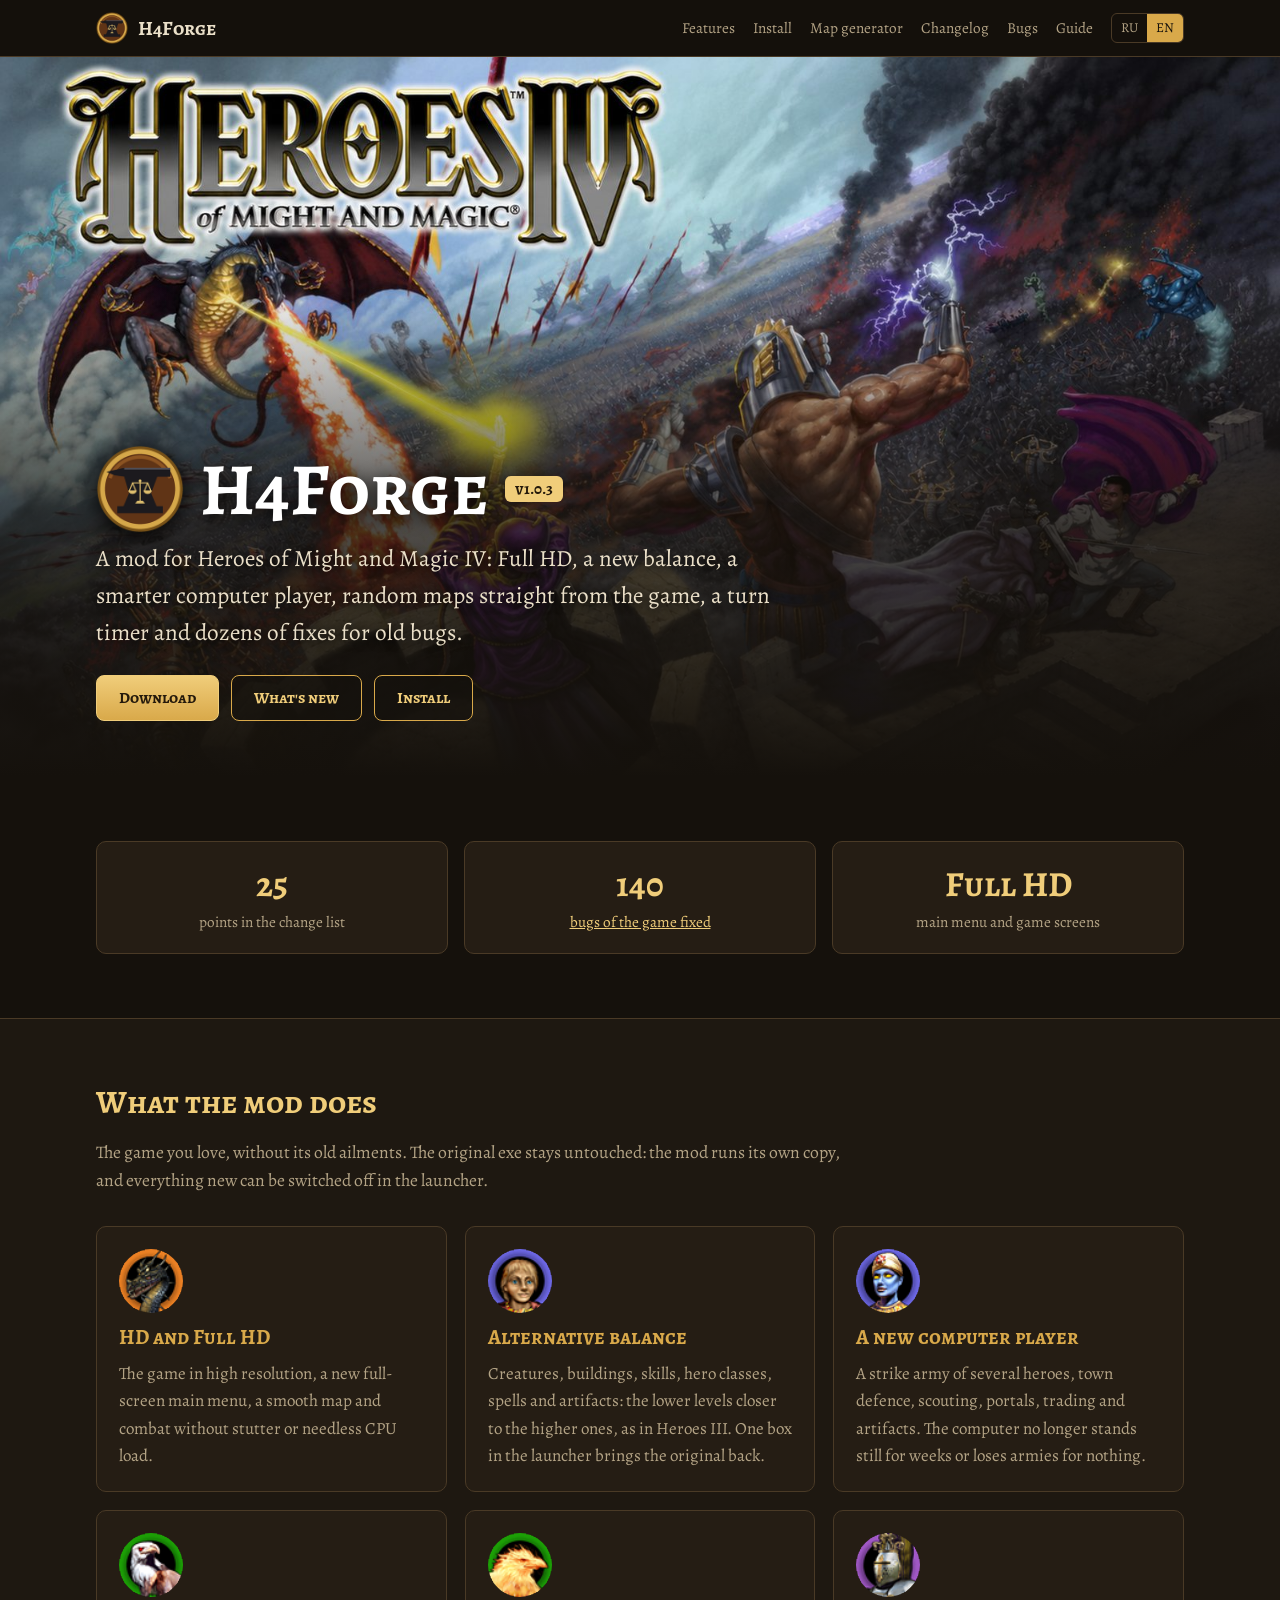
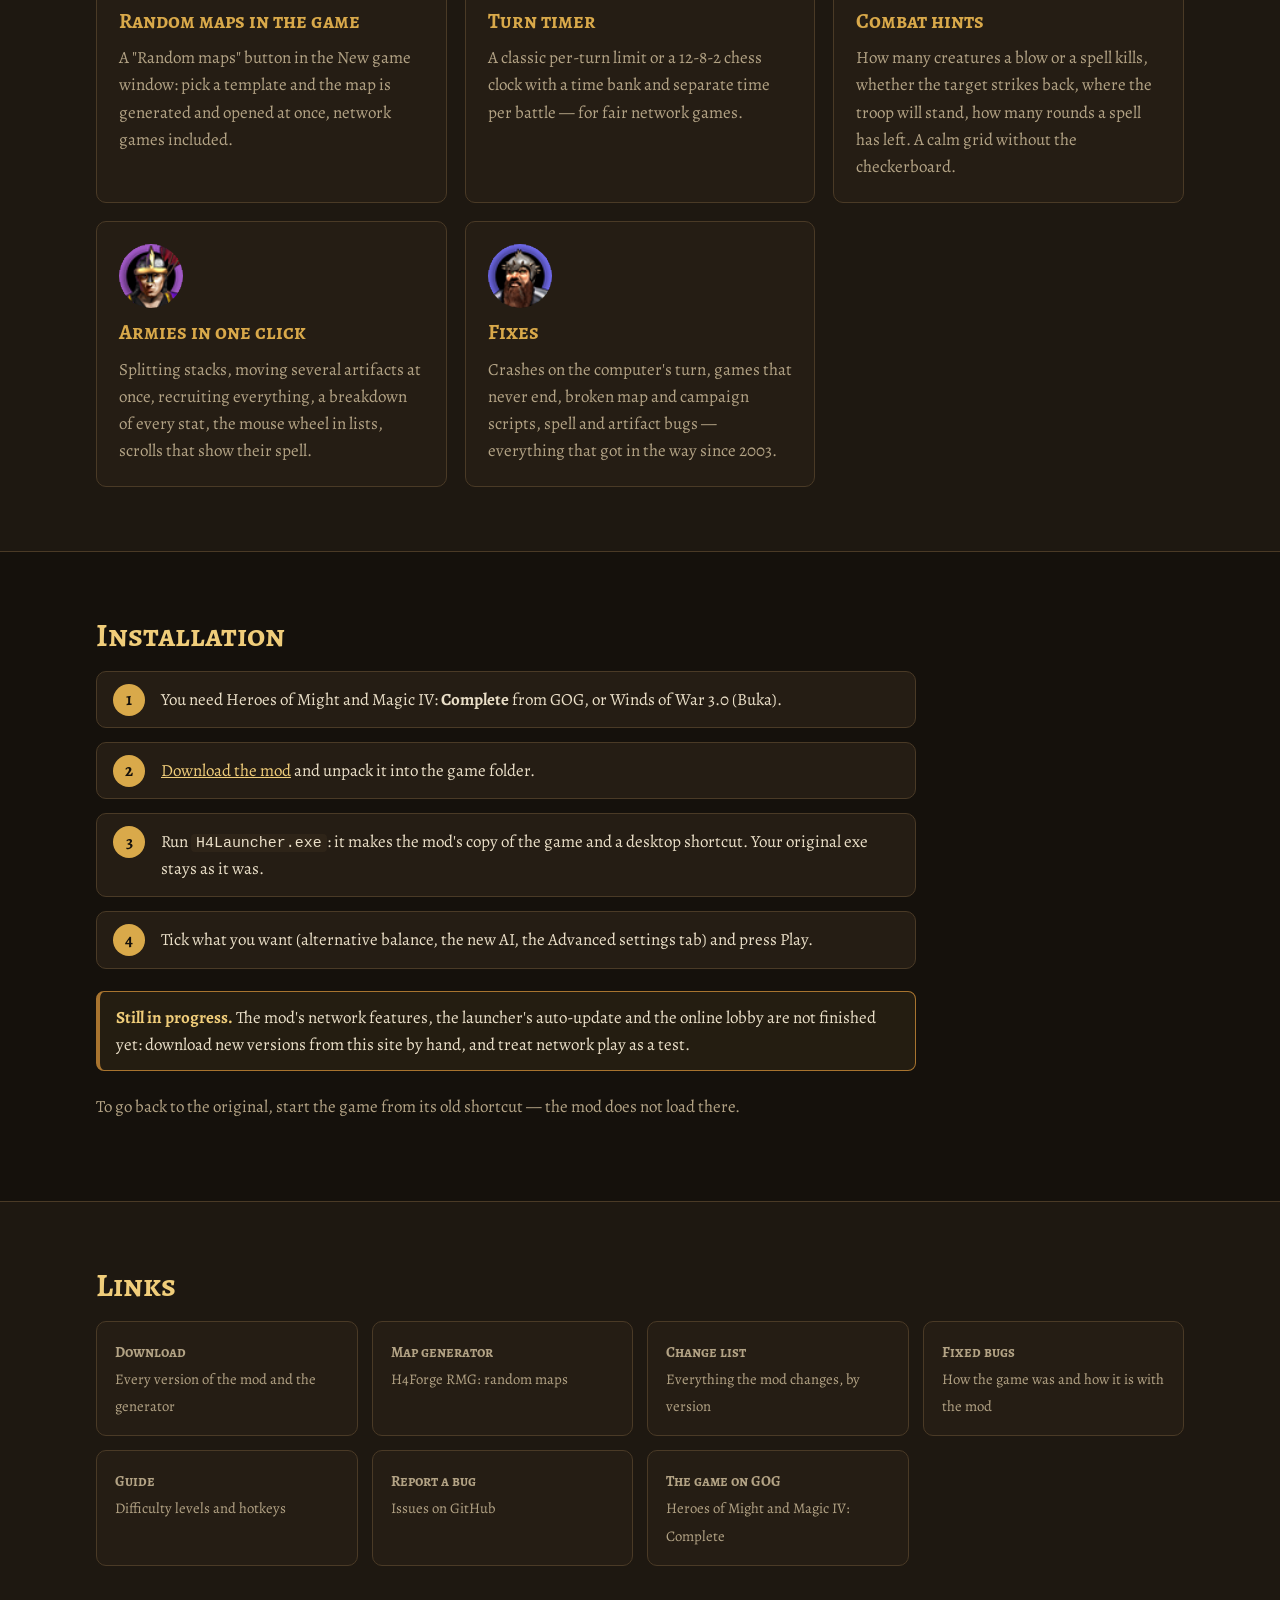
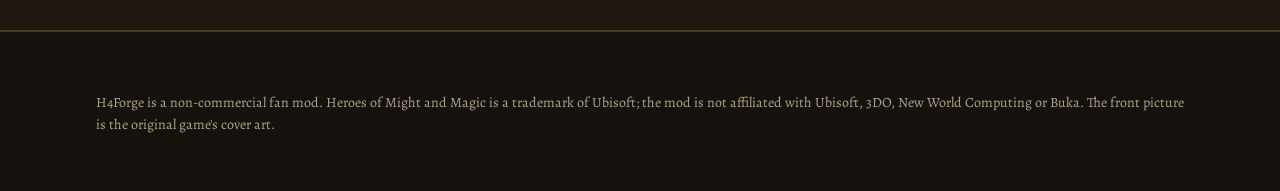
<file: index.html>
<!doctype html>
<html lang="ru">
<head>
<meta charset="utf-8">
<meta name="viewport" content="width=device-width, initial-scale=1">
<link rel="icon" href="img/badge.png">
<link rel="preconnect" href="https://fonts.googleapis.com">
<link rel="preconnect" href="https://fonts.gstatic.com" crossorigin>
<link href="https://fonts.googleapis.com/css2?family=Alegreya:ital,wght@0,400;0,700;1,400&family=Alegreya+SC:wght@500;700&display=swap" rel="stylesheet">
<link rel="stylesheet" href="style.css">
<meta property="og:image" content="img/hero.jpg">
<title>H4Forge — Heroes of Might and Magic IV mod</title>
<meta name="description" content="H4Forge: Full HD, alternative balance, a new computer player, random maps from the game, a turn timer and dozens of fixes for Heroes of Might and Magic IV.">
</head>
<body data-repo="Nick07x/h4forge-site">
<div class="bar"><div class="wrap">
  <a class="brand" href="index.html"><img src="img/badge.png" alt=""><span>H4Forge</span></a>
  <nav><a href="index.html#features" class="opt"><span lang="ru">Возможности</span><span lang="en">Features</span></a><a href="index.html#install" class="opt"><span lang="ru">Установка</span><span lang="en">Install</span></a><a href="rmg.html"><span lang="ru">Генератор карт</span><span lang="en">Map generator</span></a><a href="changelog.html"><span lang="ru">Изменения</span><span lang="en">Changelog</span></a><a href="bugs.html"><span lang="ru">Ошибки</span><span lang="en">Bugs</span></a><a href="guide.html"><span lang="ru">Справка</span><span lang="en">Guide</span></a>
    <div class="langs"><button data-lang="ru">RU</button><button data-lang="en">EN</button></div>
  </nav>
</div></div>

<header class="hero">
  <div class="wrap">
    <div class="title"><img class="badge" src="img/badge.png" alt=""><h1>H4Forge</h1><span class="ver">v1.0.3</span></div>
    <p class="tag" lang="ru">Мод для Heroes of Might and Magic IV: Full HD, новый баланс, умный компьютер, случайные карты прямо из игры, таймер хода и десятки исправлений старых ошибок.</p>
    <p class="tag" lang="en">A mod for Heroes of Might and Magic IV: Full HD, a new balance, a smarter computer player, random maps straight from the game, a turn timer and dozens of fixes for old bugs.</p>
    <div class="btns">
      <a class="btn main" href="https://github.com/Nick07x/h4forge-site/releases" data-asset="mod"><span lang="ru">Скачать</span><span lang="en">Download</span></a>
      <a class="btn" href="changelog.html"><span lang="ru">Что нового</span><span lang="en">What's new</span></a>
      <a class="btn" href="#install"><span lang="ru">Установка</span><span lang="en">Install</span></a>
    </div>
  </div>
</header>

<section>
  <div class="wrap">
    <div class="stats">
      <div class="stat"><b>25</b><span lang="ru">пунктов в списке изменений</span><span lang="en">points in the change list</span></div>
      <div class="stat"><b>140</b><span lang="ru"><a href="bugs.html">исправленных ошибок игры</a></span><span lang="en"><a href="bugs.html">bugs of the game fixed</a></span></div>
      <div class="stat" data-count-box="mod" hidden><b data-count="mod">—</b><span lang="ru">скачиваний</span><span lang="en">downloads</span></div>
      <div class="stat"><b>Full HD</b><span lang="ru">главное меню и экраны игры</span><span lang="en">main menu and game screens</span></div>
    </div>
  </div>
</section>

<section class="alt" id="features">
  <div class="wrap">
    <h2 lang="ru">Что даёт мод</h2>
    <h2 lang="en">What the mod does</h2>
    <p class="lead" lang="ru">Та же игра, которую вы любите, — только без её старых болячек. Оригинальный exe не меняется: мод запускается своей копией, а всё новое можно выключить в лаунчере.</p>
    <p class="lead" lang="en">The game you love, without its old ailments. The original exe stays untouched: the mod runs its own copy, and everything new can be switched off in the launcher.</p>
    <div class="cards">
      <div class="card"><img class="por big" src="img/c/6.png" alt="" loading="lazy">
        <h3 lang="ru">HD и Full HD</h3><h3 lang="en">HD and Full HD</h3>
        <p lang="ru">Игра в высоком разрешении, новое меню на весь экран, плавная карта и бой без рывков и лишней нагрузки на процессор.</p>
        <p lang="en">The game in high resolution, a new full-screen main menu, a smooth map and combat without stutter or needless CPU load.</p></div>
      <div class="card"><img class="por big" src="img/c/29.png" alt="" loading="lazy">
        <h3 lang="ru">Альтернативный баланс</h3><h3 lang="en">Alternative balance</h3>
        <p lang="ru">Существа, здания, навыки, классы героев, заклинания и артефакты: младшие уровни ближе к старшим, как в третьих Героях. Одна галочка в лаунчере возвращает оригинал.</p>
        <p lang="en">Creatures, buildings, skills, hero classes, spells and artifacts: the lower levels closer to the higher ones, as in Heroes III. One box in the launcher brings the original back.</p></div>
      <div class="card"><img class="por big" src="img/c/24.png" alt="" loading="lazy">
        <h3 lang="ru">Новый компьютер</h3><h3 lang="en">A new computer player</h3>
        <p lang="ru">Ударная армия из нескольких героев, оборона городов, разведка, порталы, торговля и артефакты. Компьютер больше не стоит неделями и не теряет армии зря.</p>
        <p lang="en">A strike army of several heroes, town defence, scouting, portals, trading and artifacts. The computer no longer stands still for weeks or loses armies for nothing.</p></div>
      <div class="card"><img class="por big" src="img/c/28.png" alt="" loading="lazy">
        <h3 lang="ru">Случайные карты в игре</h3><h3 lang="en">Random maps in the game</h3>
        <p lang="ru">Кнопка «Случайные карты» в окне новой игры: выбираете шаблон — карта генерируется и сразу открывается, в том числе в сетевой игре.</p>
        <p lang="en">A "Random maps" button in the New game window: pick a template and the map is generated and opened at once, network games included.</p></div>
      <div class="card"><img class="por big" src="img/c/48.png" alt="" loading="lazy">
        <h3 lang="ru">Таймер хода</h3><h3 lang="en">Turn timer</h3>
        <p lang="ru">Классический лимит на ход или шахматные часы 12-8-2 с банком времени и отдельным временем на бой — для честных сетевых партий.</p>
        <p lang="en">A classic per-turn limit or a 12-8-2 chess clock with a time bank and separate time per battle — for fair network games.</p></div>
      <div class="card"><img class="por big" src="img/c/10.png" alt="" loading="lazy">
        <h3 lang="ru">Подсказки в бою</h3><h3 lang="en">Combat hints</h3>
        <p lang="ru">Сколько существ убьёт удар или заклинание, будет ли ответ, куда встанет отряд, сколько раундов осталось у заклинания. Спокойная сетка без шахматки.</p>
        <p lang="en">How many creatures a blow or a spell kills, whether the target strikes back, where the troop will stand, how many rounds a spell has left. A calm grid without the checkerboard.</p></div>
      <div class="card"><img class="por big" src="img/c/11.png" alt="" loading="lazy">
        <h3 lang="ru">Армия в один щелчок</h3><h3 lang="en">Armies in one click</h3>
        <p lang="ru">Деление отрядов, перенос нескольких артефактов, найм всех существ, разбор каждой характеристики, колесо мыши в списках, свитки с картинкой заклинания.</p>
        <p lang="en">Splitting stacks, moving several artifacts at once, recruiting everything, a breakdown of every stat, the mouse wheel in lists, scrolls that show their spell.</p></div>
      <div class="card"><img class="por big" src="img/c/17.png" alt="" loading="lazy">
        <h3 lang="ru">Исправления</h3><h3 lang="en">Fixes</h3>
        <p lang="ru">Вылеты на ходу компьютера, «вечные» партии, сломанные скрипты карт и кампаний, ошибки заклинаний и артефактов — всё, что мешало играть с 2003 года.</p>
        <p lang="en">Crashes on the computer's turn, games that never end, broken map and campaign scripts, spell and artifact bugs — everything that got in the way since 2003.</p></div>
    </div>
  </div>
</section>

<section id="install">
  <div class="wrap">
    <h2 lang="ru">Установка</h2>
    <h2 lang="en">Installation</h2>
    <ol class="steps" lang="ru">
      <li>Нужна Heroes of Might and Magic IV: <b>Complete</b> от GOG или «Вихри войны» 3.0 от Буки.</li>
      <li><a href="https://github.com/Nick07x/h4forge-site/releases" data-asset="mod">Скачайте мод</a> и распакуйте его в папку с игрой.</li>
      <li>Запустите <code>H4Launcher.exe</code>: он создаст копию игры для мода и ярлык на рабочем столе. Ваш оригинальный exe не изменится.</li>
      <li>Отметьте нужное (альтернативный баланс, новый ИИ, вкладка «Расширенные настройки») и нажмите «Играть».</li>
    </ol>
    <ol class="steps" lang="en">
      <li>You need Heroes of Might and Magic IV: <b>Complete</b> from GOG, or Winds of War 3.0 (Buka).</li>
      <li><a href="https://github.com/Nick07x/h4forge-site/releases" data-asset="mod">Download the mod</a> and unpack it into the game folder.</li>
      <li>Run <code>H4Launcher.exe</code>: it makes the mod's copy of the game and a desktop shortcut. Your original exe stays as it was.</li>
      <li>Tick what you want (alternative balance, the new AI, the Advanced settings tab) and press Play.</li>
    </ol>
    <div class="wip" lang="ru"><b>Ещё в работе.</b> Сетевые функции мода, автообновление в лаунчере и онлайн-лобби пока не доделаны: новые версии скачивайте с этого сайта вручную, сетевую игру проверяйте на свой страх и риск.</div>
    <div class="wip" lang="en"><b>Still in progress.</b> The mod's network features, the launcher's auto-update and the online lobby are not finished yet: download new versions from this site by hand, and treat network play as a test.</div>
    <p class="note" lang="ru">Чтобы вернуться к оригиналу, запустите игру старым ярлыком — мод в ней не загрузится.</p>
    <p class="note" lang="en">To go back to the original, start the game from its old shortcut — the mod does not load there.</p>
  </div>
</section>

<section class="alt" id="links">
  <div class="wrap">
    <h2 lang="ru">Ссылки</h2>
    <h2 lang="en">Links</h2>
    <div class="links">
      <a href="https://github.com/Nick07x/h4forge-site/releases" target="_blank" rel="noopener"><b><span lang="ru">Скачать</span><span lang="en">Download</span></b><span><span lang="ru">Все версии мода и генератора</span><span lang="en">Every version of the mod and the generator</span></span></a>
      <a href="rmg.html"><b><span lang="ru">Генератор карт</span><span lang="en">Map generator</span></b><span><span lang="ru">H4Forge RMG: случайные карты</span><span lang="en">H4Forge RMG: random maps</span></span></a>
      <a href="changelog.html"><b><span lang="ru">Список изменений</span><span lang="en">Change list</span></b><span><span lang="ru">Всё, что мод меняет, по версиям</span><span lang="en">Everything the mod changes, by version</span></span></a>
      <a href="bugs.html"><b><span lang="ru">Исправленные ошибки</span><span lang="en">Fixed bugs</span></b><span><span lang="ru">Как было в игре и как стало с модом</span><span lang="en">How the game was and how it is with the mod</span></span></a>
      <a href="guide.html"><b><span lang="ru">Справка</span><span lang="en">Guide</span></b><span><span lang="ru">Уровни сложности и горячие клавиши</span><span lang="en">Difficulty levels and hotkeys</span></span></a>
      <a href="https://github.com/Nick07x/h4forge-site/issues" target="_blank" rel="noopener"><b><span lang="ru">Сообщить об ошибке</span><span lang="en">Report a bug</span></b><span><span lang="ru">Issues на GitHub</span><span lang="en">Issues on GitHub</span></span></a>
      <a href="https://www.gog.com/en/game/heroes_of_might_and_magic_4_complete" target="_blank" rel="noopener"><b><span lang="ru">Игра на GOG</span><span lang="en">The game on GOG</span></b><span><span lang="ru">Heroes of Might and Magic IV: Complete</span><span lang="en">Heroes of Might and Magic IV: Complete</span></span></a>
    </div>
  </div>
</section>

<footer><div class="wrap">
  <p class="counters">
    <span data-count-box="mod" hidden><span lang="ru">Скачиваний мода</span><span lang="en">Mod downloads</span>: <b data-count="mod"></b></span>
    <span data-count-box="rmg" hidden><span lang="ru">Скачиваний генератора</span><span lang="en">Generator downloads</span>: <b data-count="rmg"></b></span>
    <span data-count-box="visits" hidden><span lang="ru">Посещений</span><span lang="en">Visits</span>: <b data-count="visits"></b></span>
  </p>
  <p lang="ru">H4Forge — некоммерческий фанатский мод. Heroes of Might and Magic — торговая марка Ubisoft; мод не связан с Ubisoft, 3DO, New World Computing или Букой. Картинка на главной — обложка оригинальной игры.</p>
  <p lang="en">H4Forge is a non-commercial fan mod. Heroes of Might and Magic is a trademark of Ubisoft; the mod is not affiliated with Ubisoft, 3DO, New World Computing or Buka. The front picture is the original game's cover art.</p>
</div></footer>
<script src="site.js"></script>
</body>
</html>
</file>
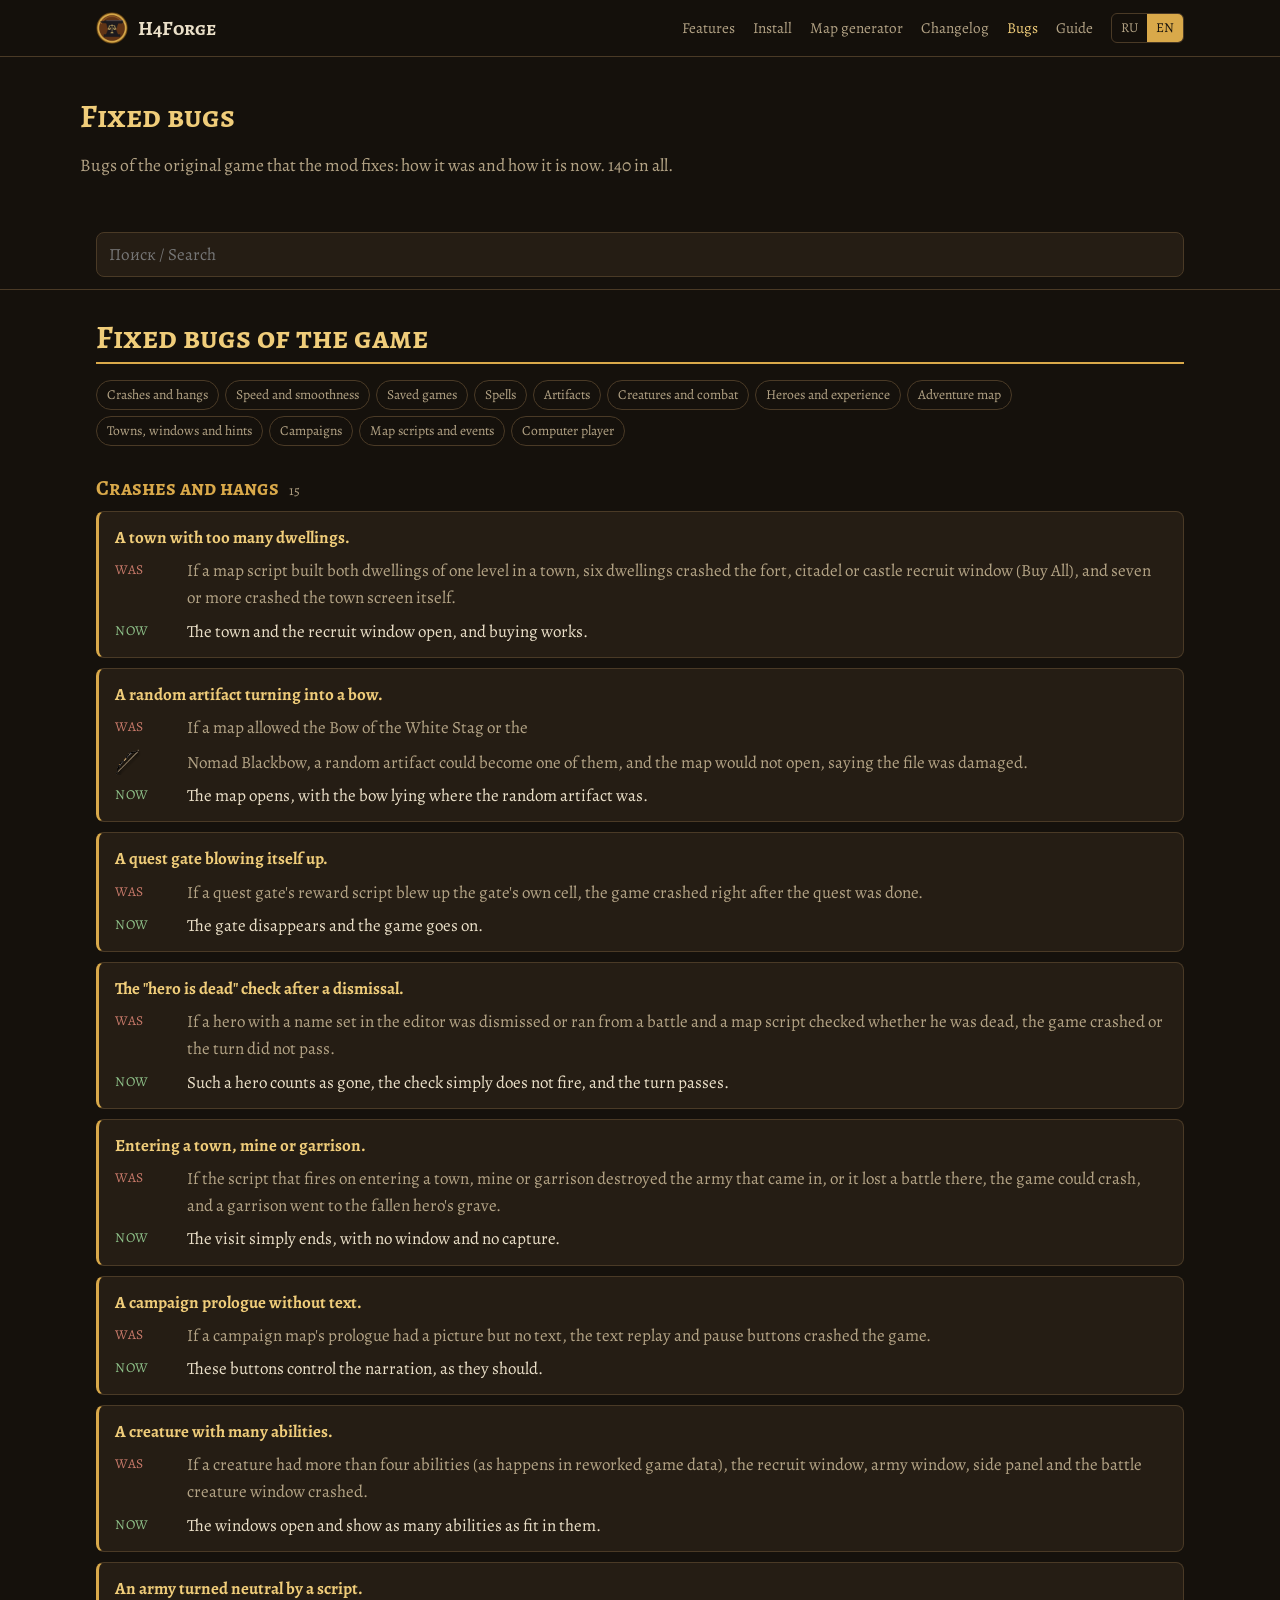
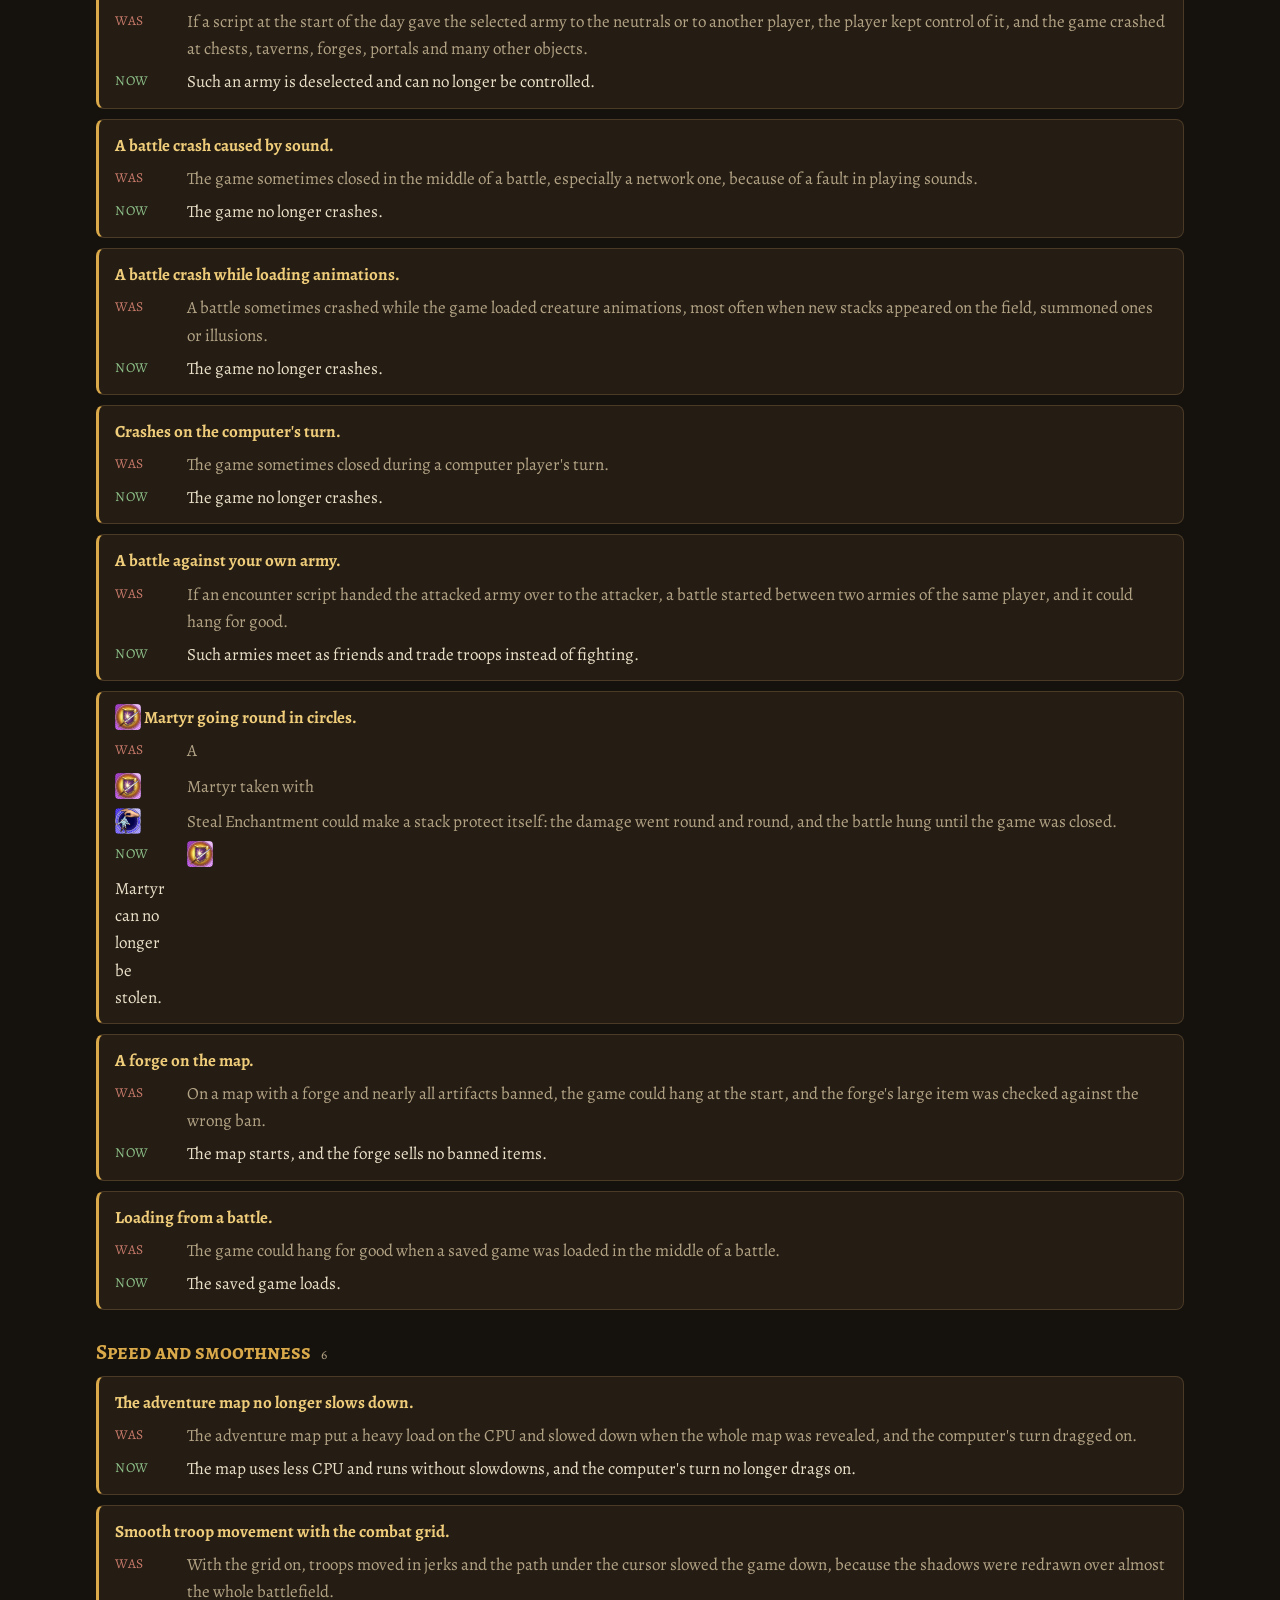
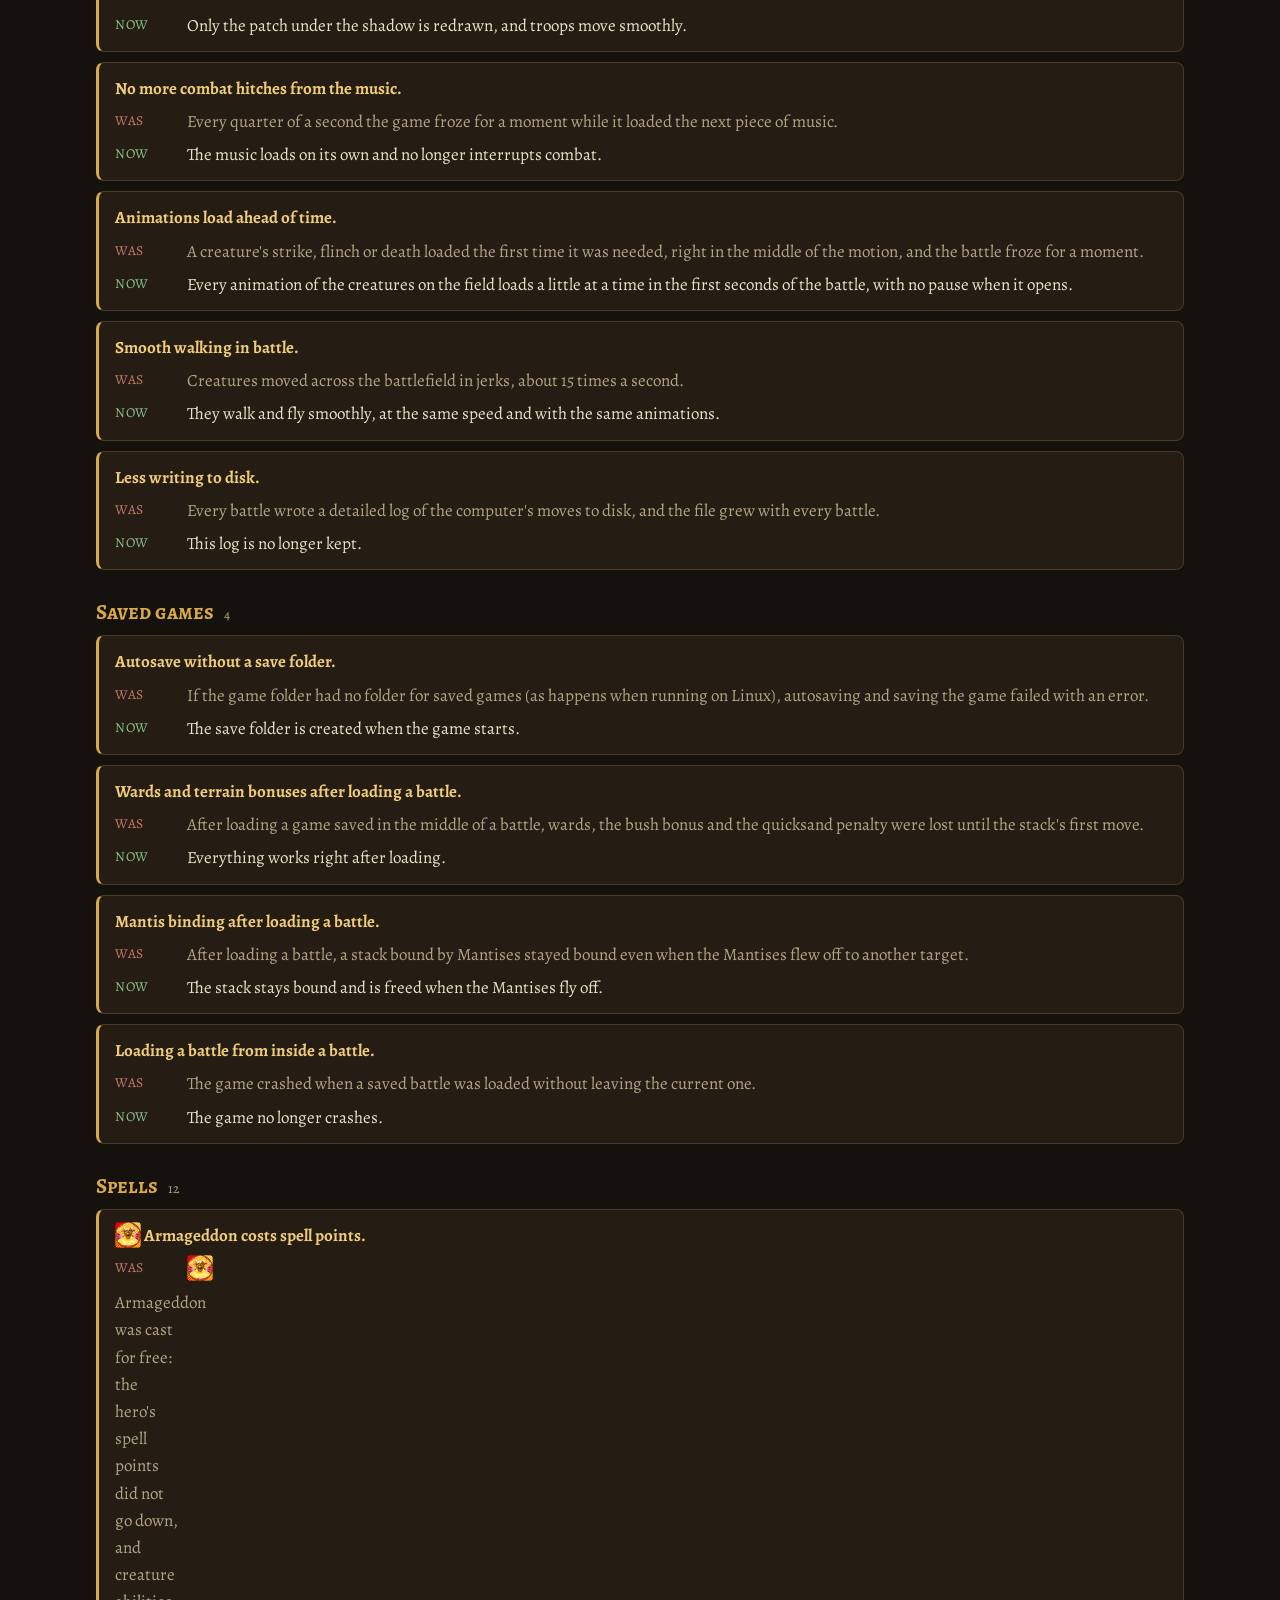
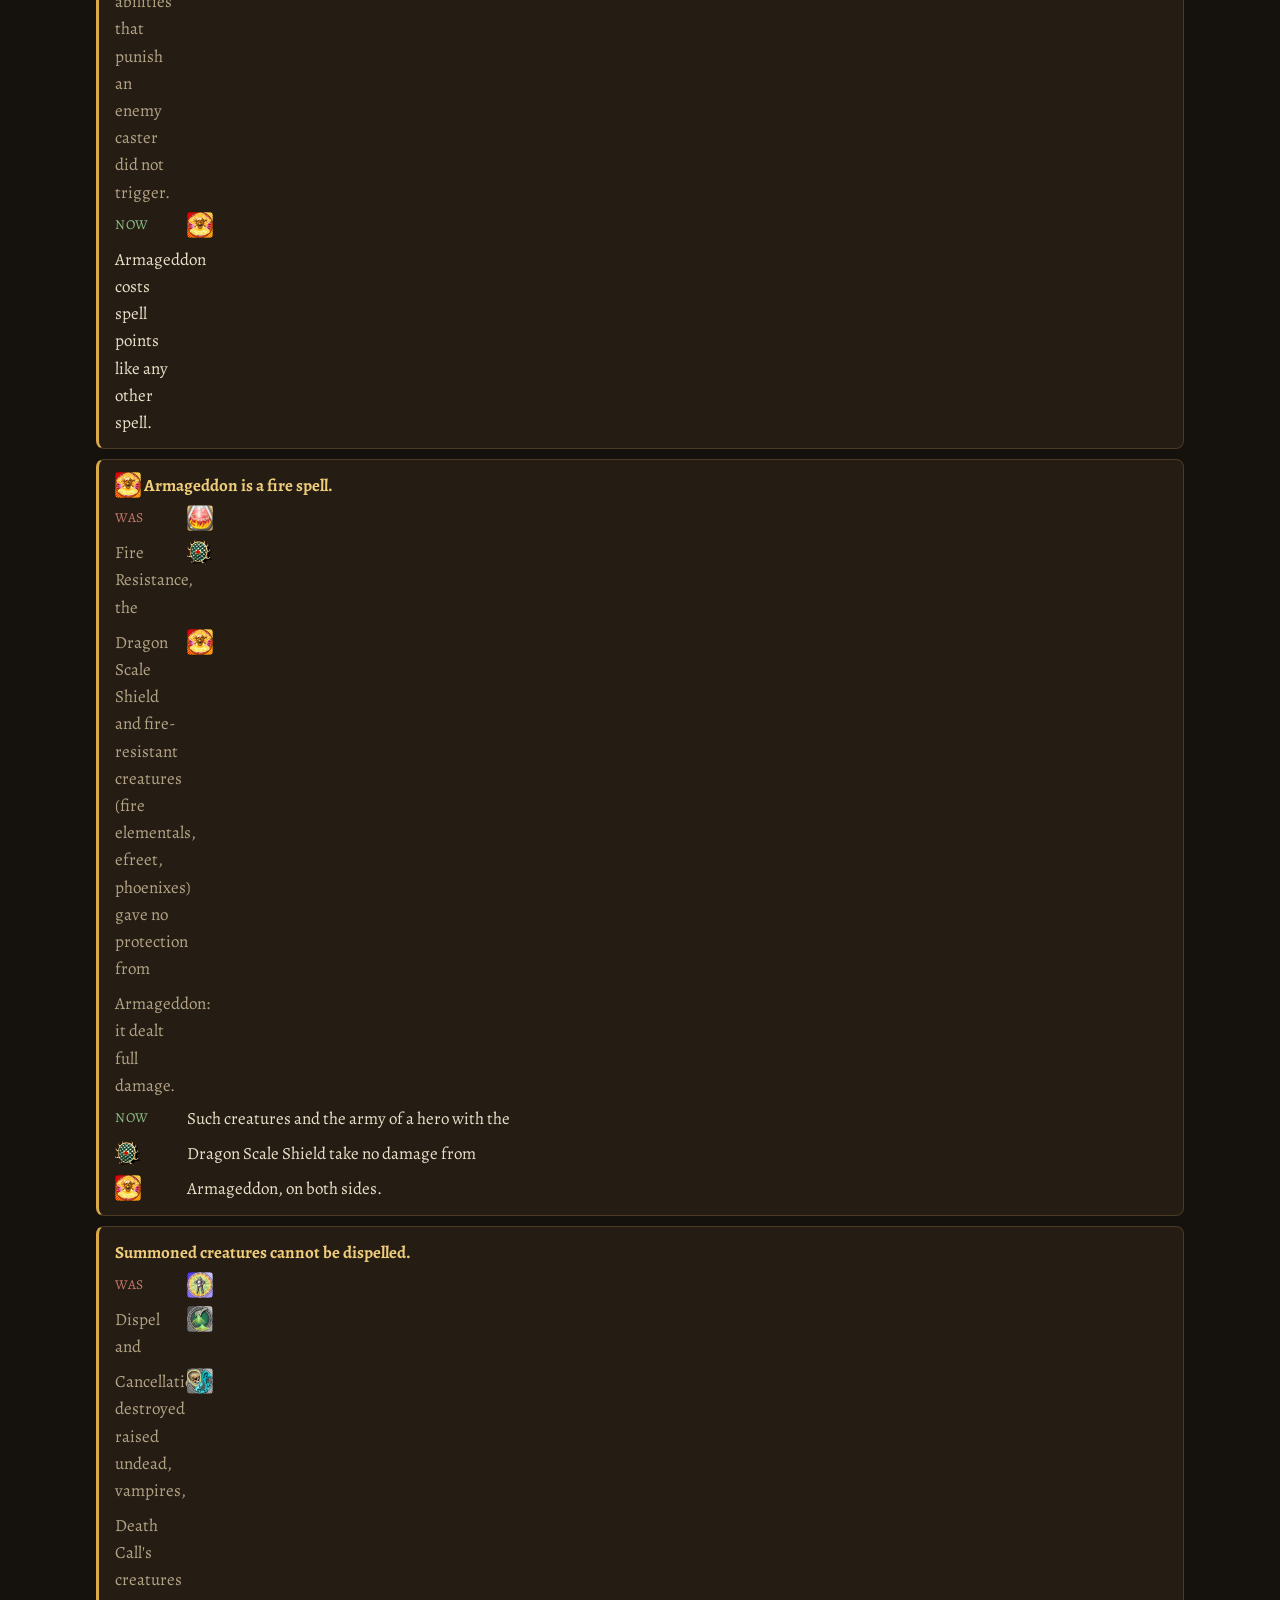
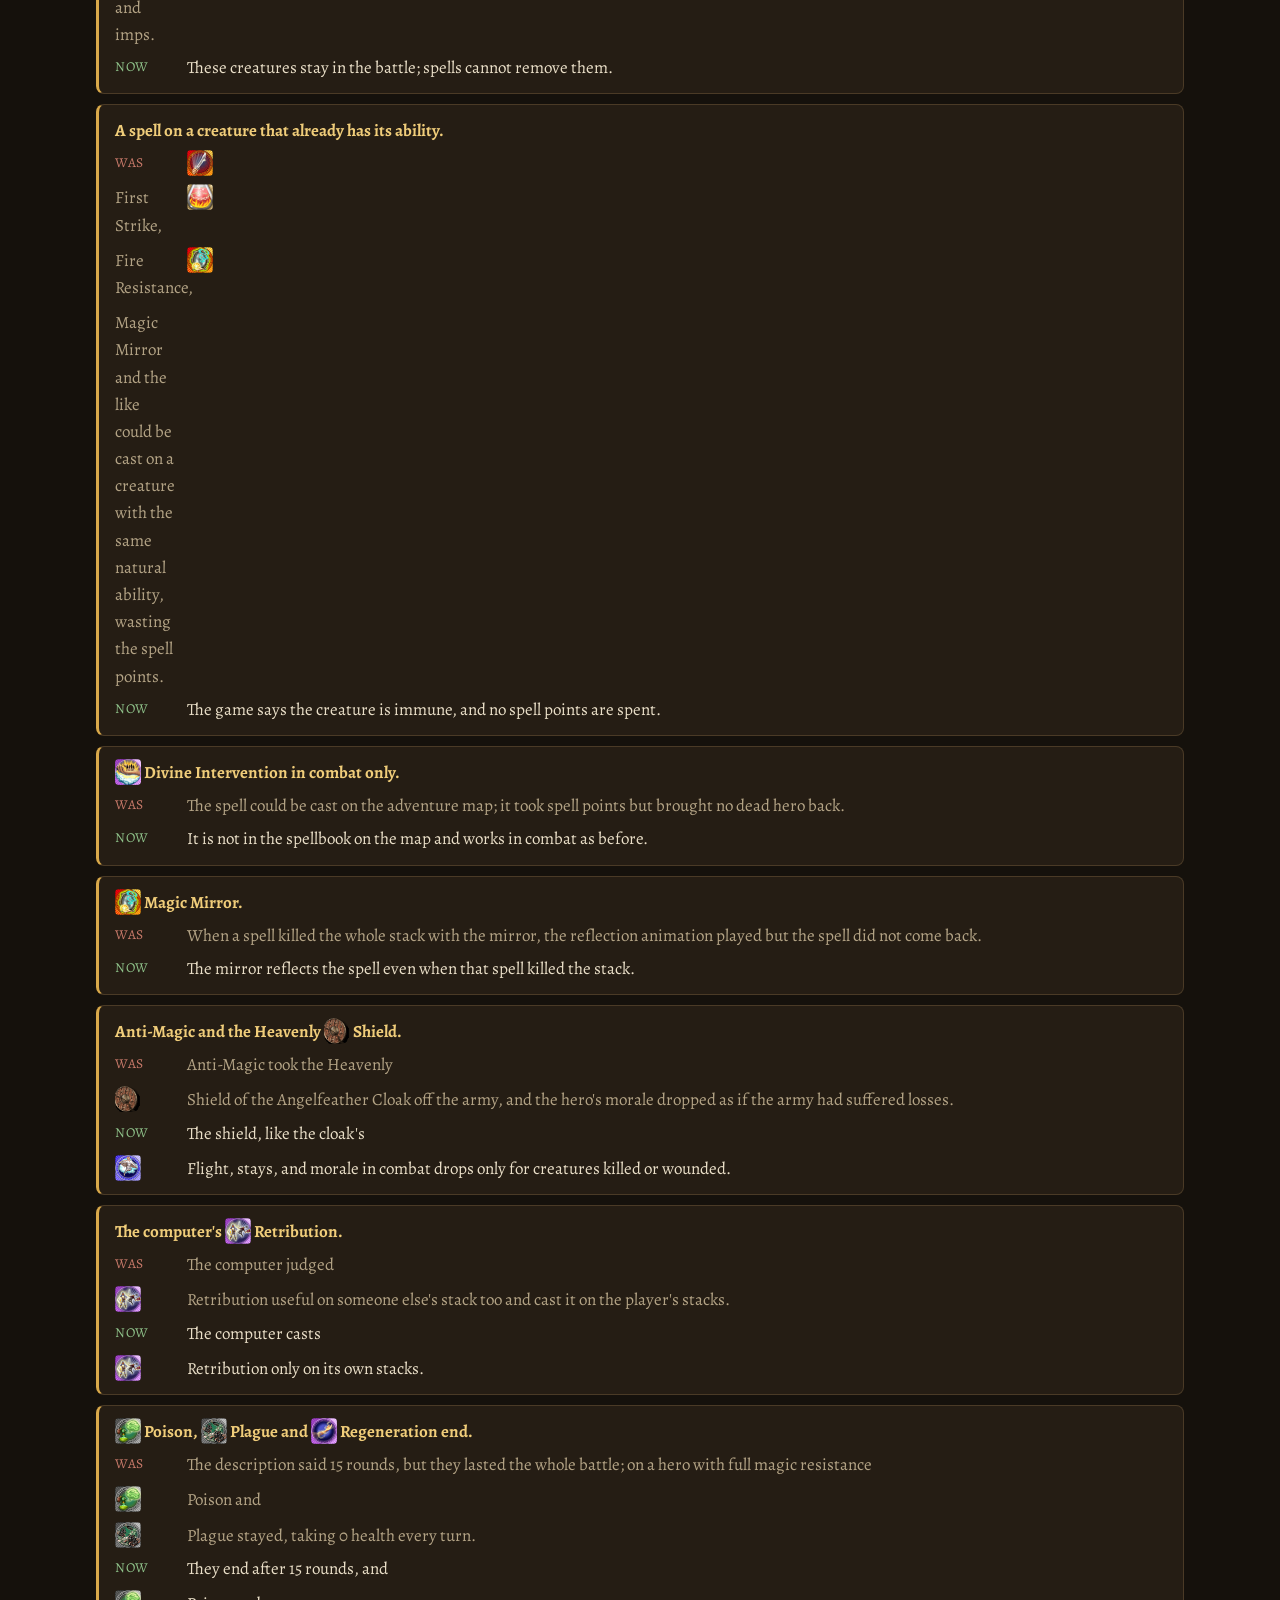
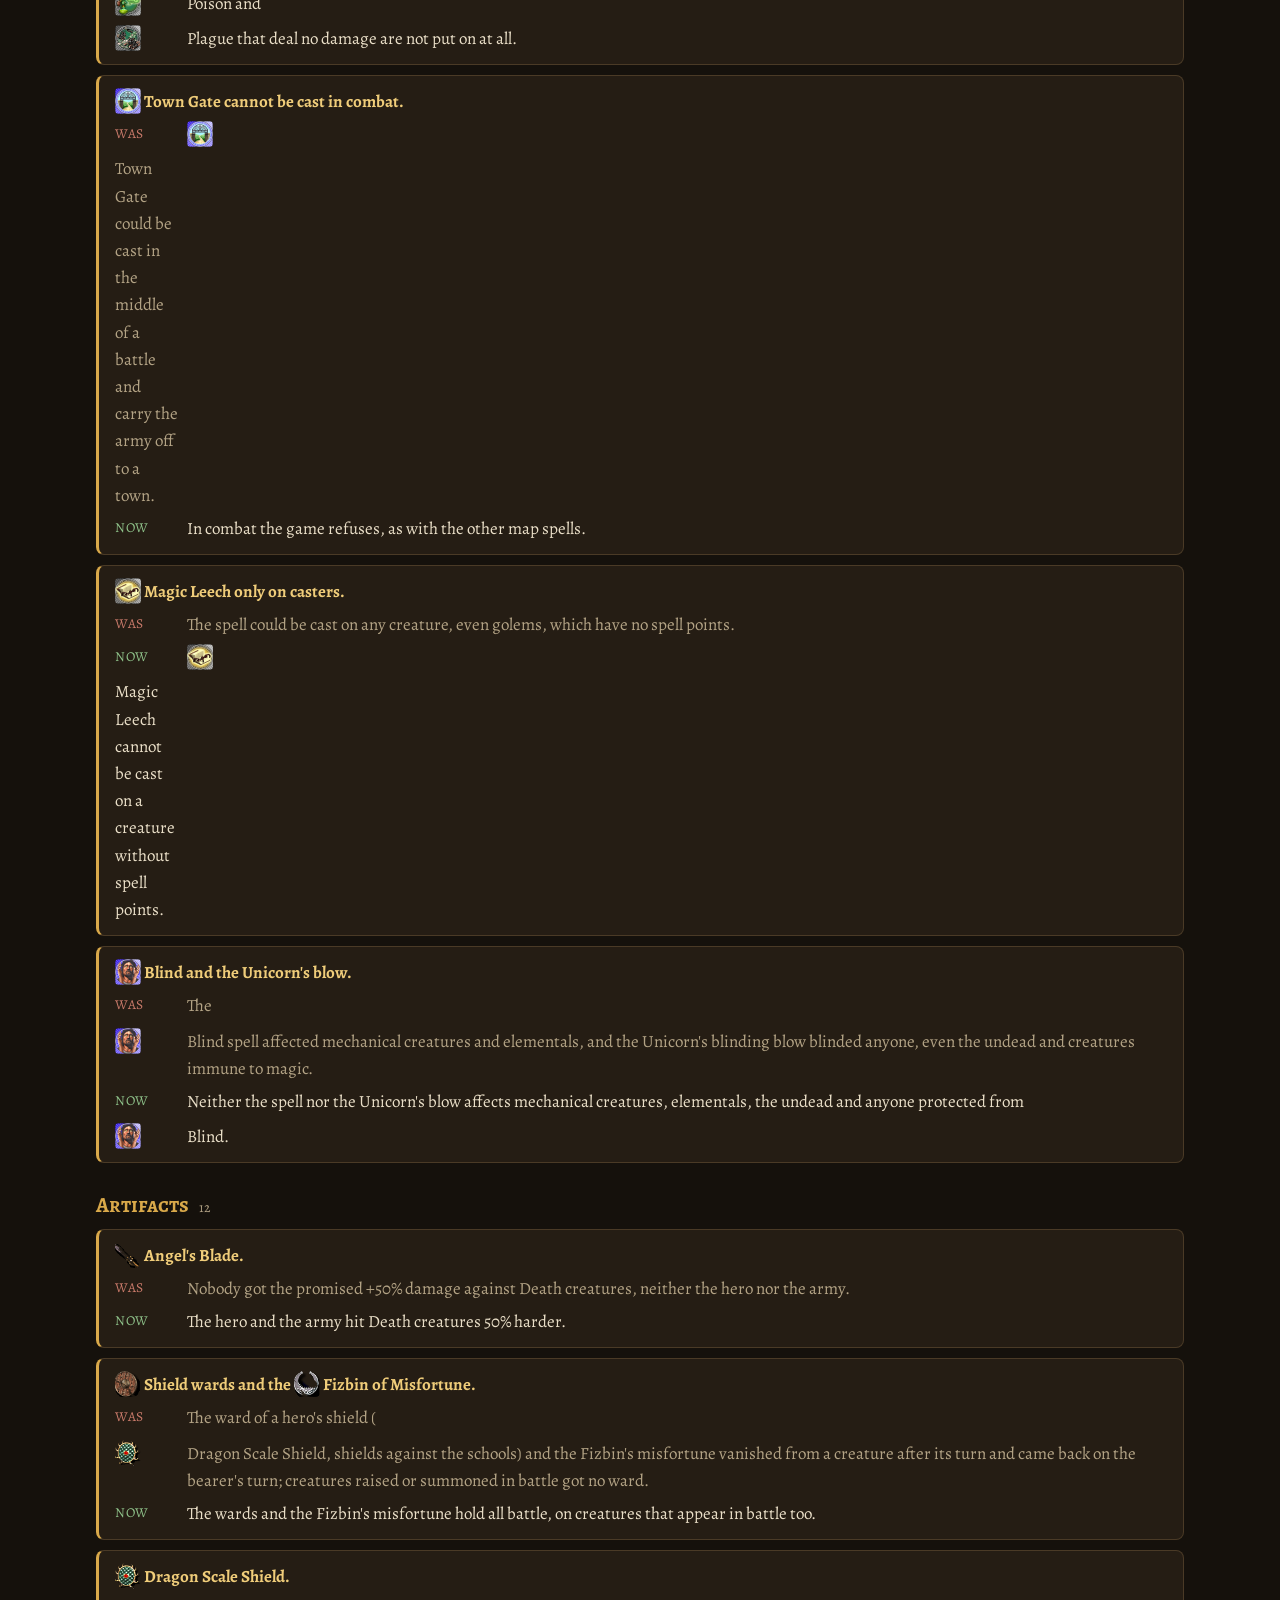
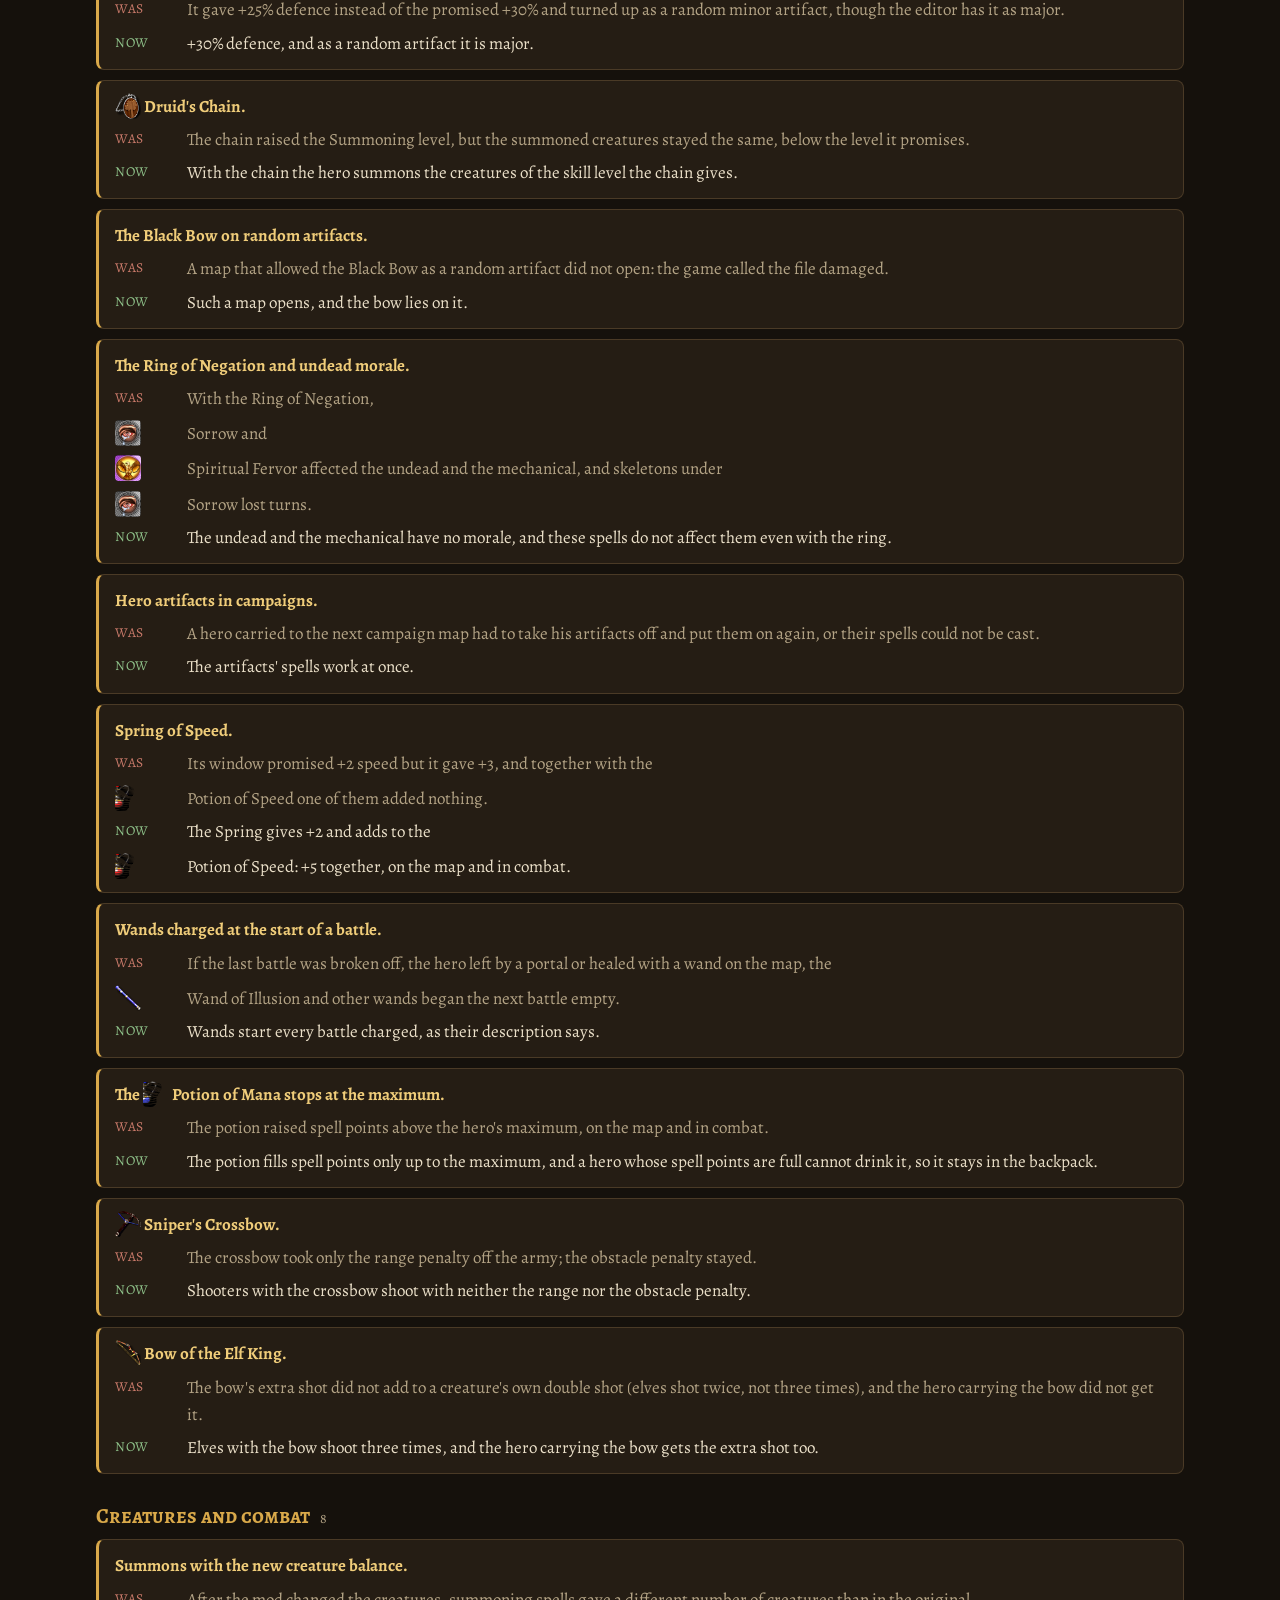
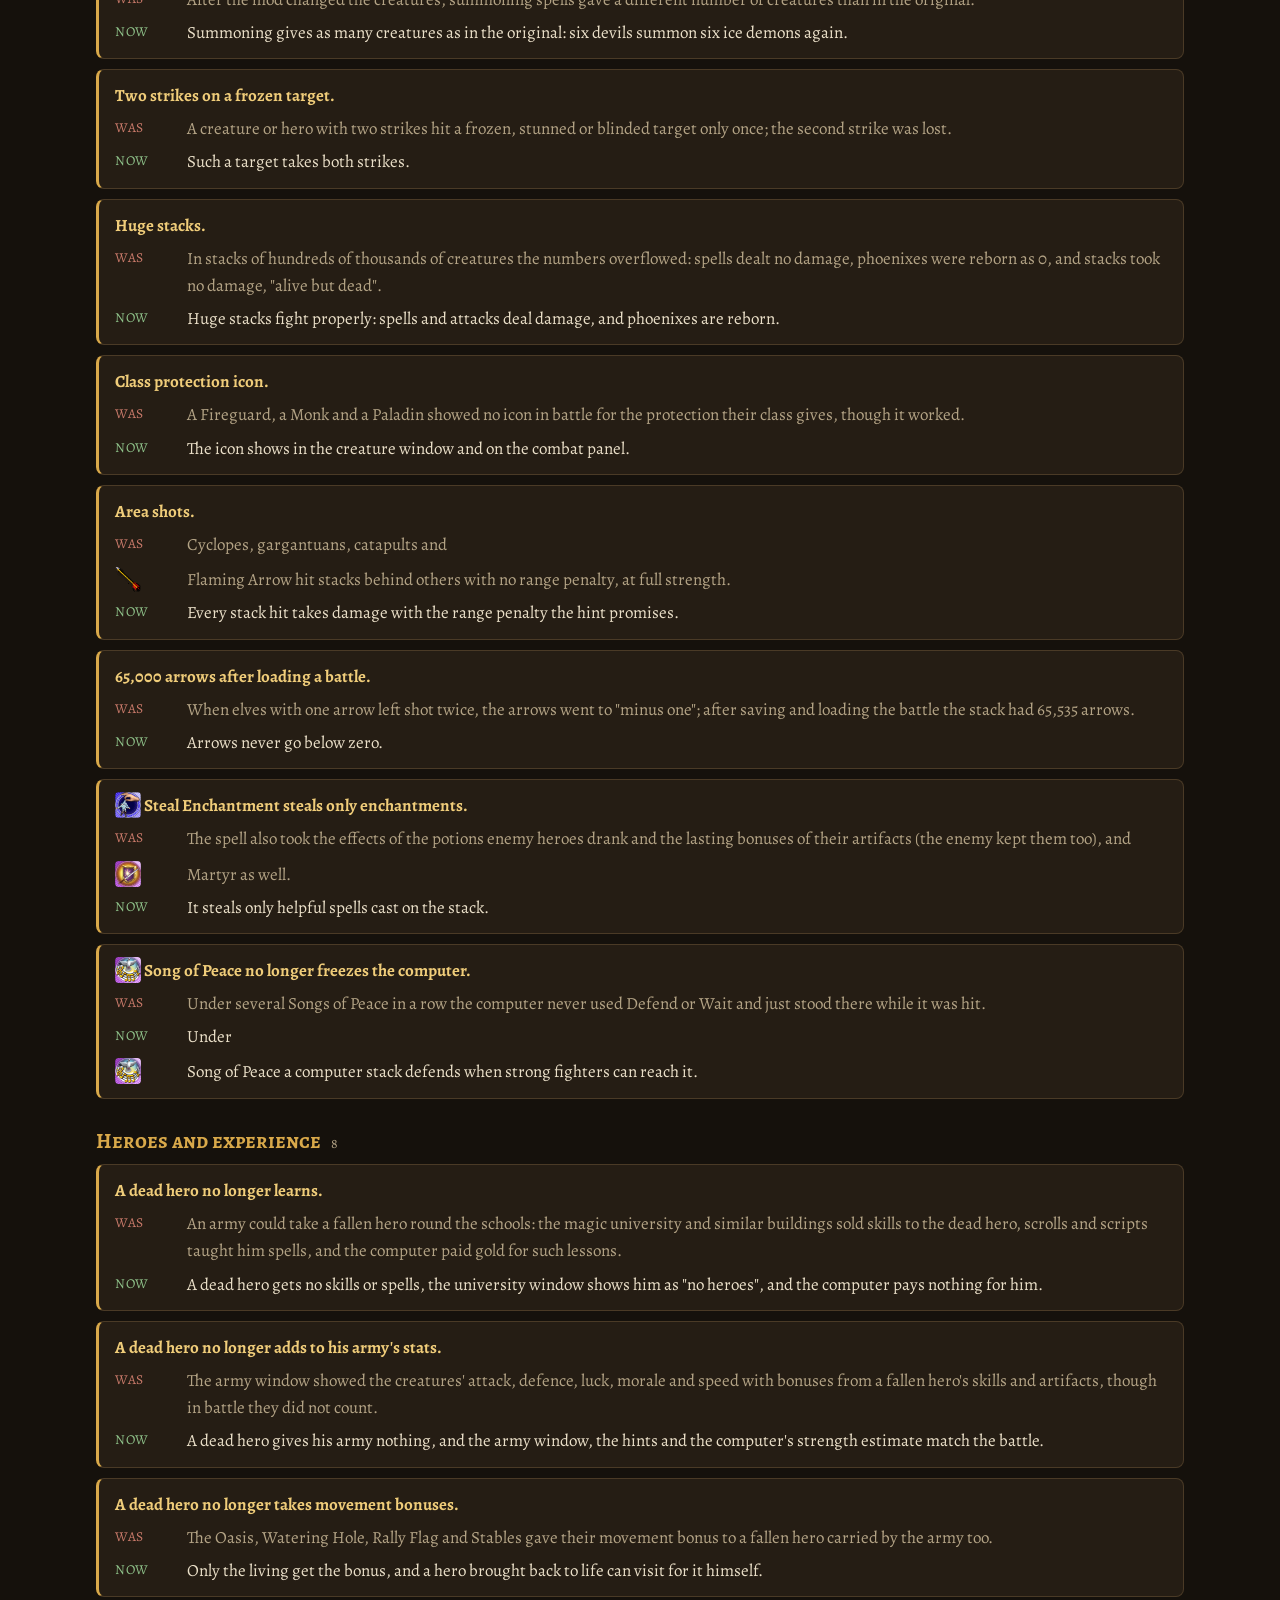
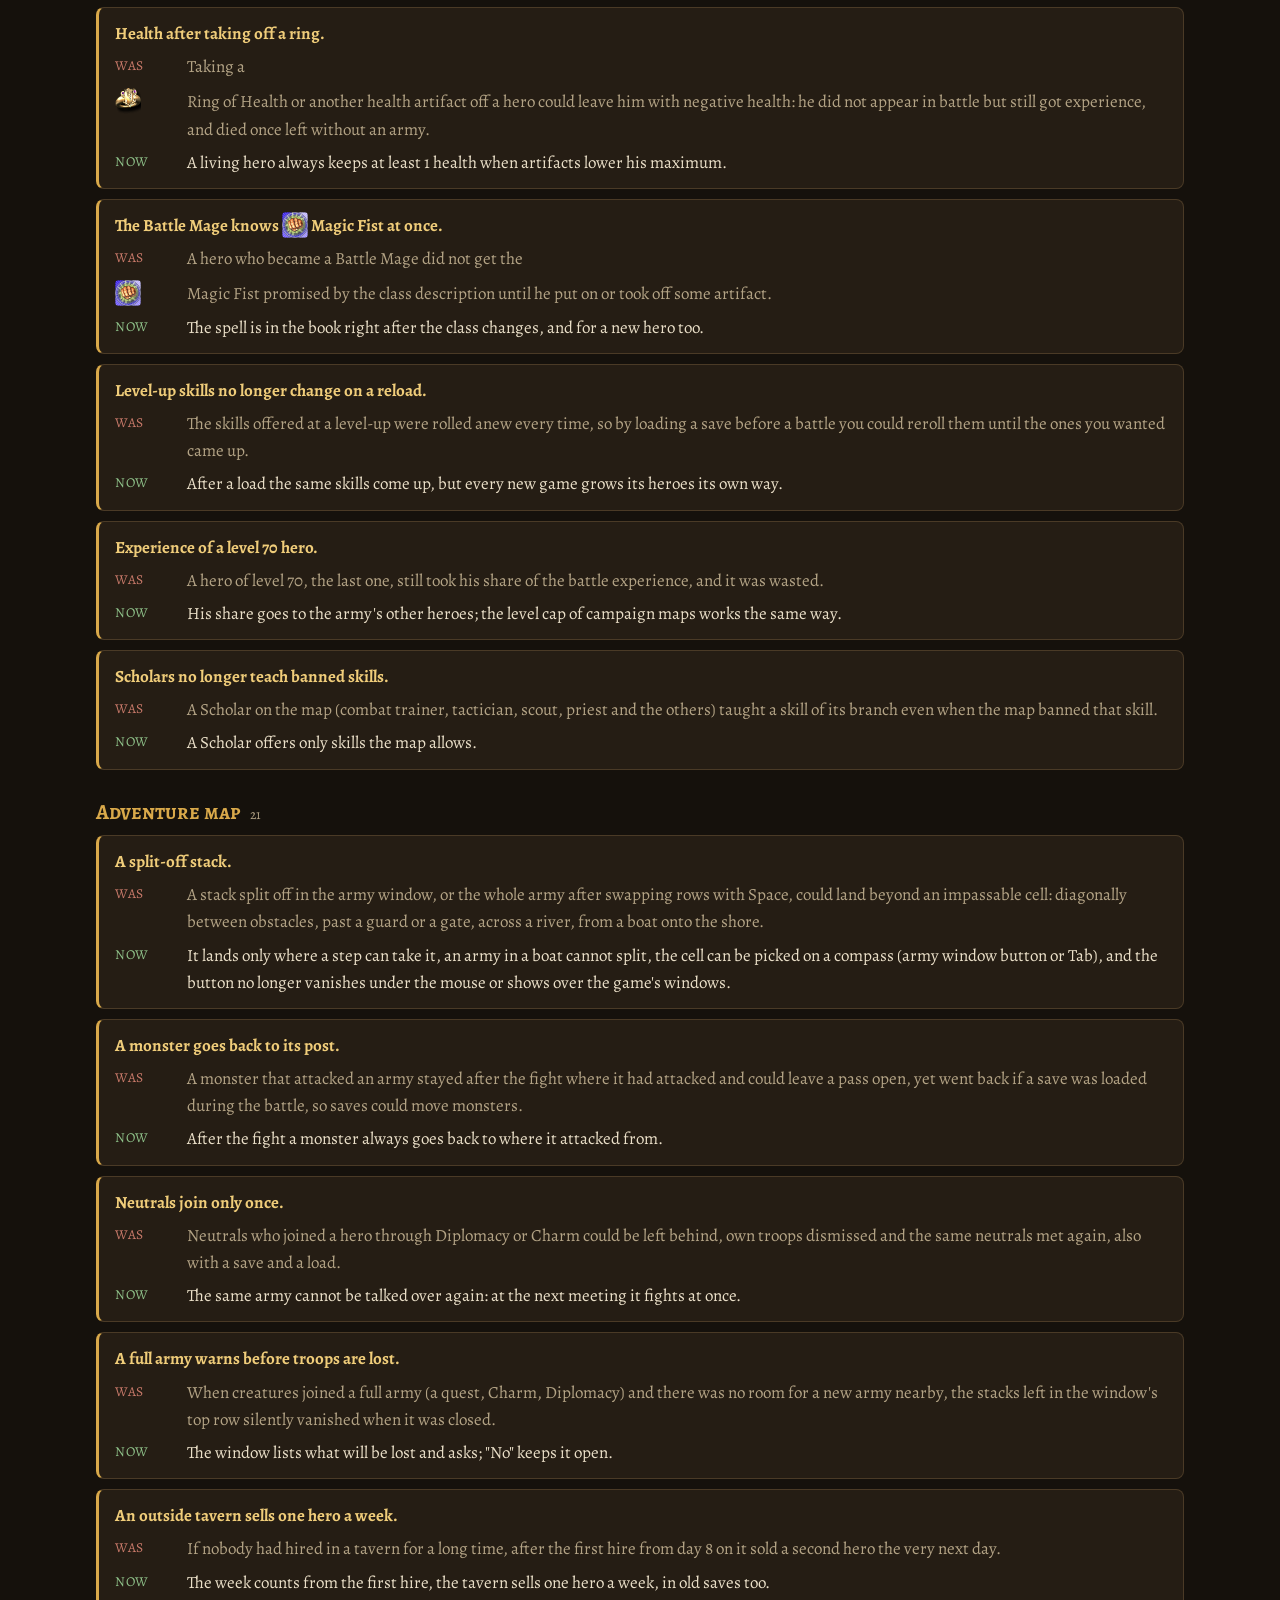
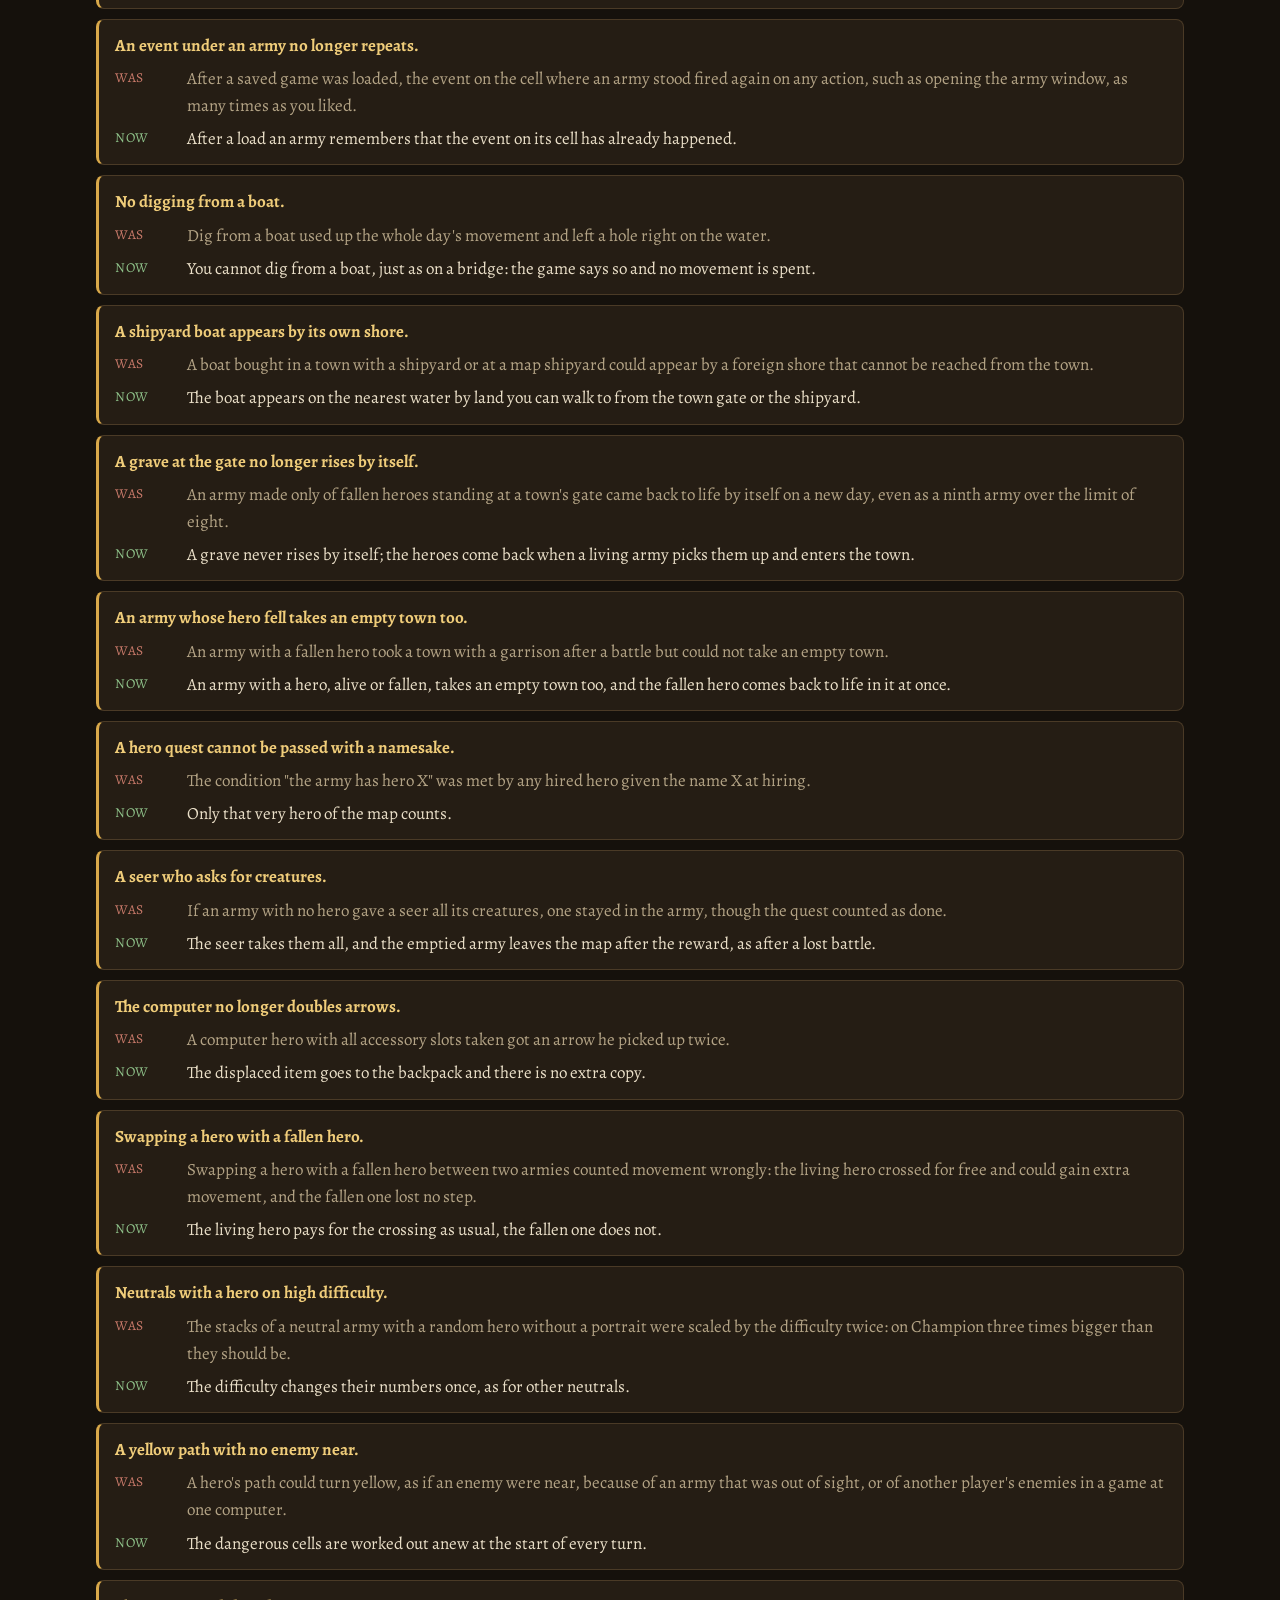
<file: bugs.html>
<!doctype html>
<html lang="ru">
<head>
<meta charset="utf-8">
<meta name="viewport" content="width=device-width, initial-scale=1">
<link rel="icon" href="img/badge.png">
<link rel="preconnect" href="https://fonts.googleapis.com">
<link rel="preconnect" href="https://fonts.gstatic.com" crossorigin>
<link href="https://fonts.googleapis.com/css2?family=Alegreya:ital,wght@0,400;0,700;1,400&family=Alegreya+SC:wght@500;700&display=swap" rel="stylesheet">
<link rel="stylesheet" href="style.css">
<meta property="og:image" content="img/hero.jpg">
<title>H4Forge — Fixed bugs</title>
<meta name="description" content="Bugs of the original Heroes of Might and Magic IV that H4Forge fixes: how it was and how it is now.">
</head>
<body data-repo="Nick07x/h4forge-site">
<div class="bar"><div class="wrap">
  <a class="brand" href="index.html"><img src="img/badge.png" alt=""><span>H4Forge</span></a>
  <nav><a href="index.html#features" class="opt"><span lang="ru">Возможности</span><span lang="en">Features</span></a><a href="index.html#install" class="opt"><span lang="ru">Установка</span><span lang="en">Install</span></a><a href="rmg.html"><span lang="ru">Генератор карт</span><span lang="en">Map generator</span></a><a href="changelog.html"><span lang="ru">Изменения</span><span lang="en">Changelog</span></a><a href="bugs.html" class="on"><span lang="ru">Ошибки</span><span lang="en">Bugs</span></a><a href="guide.html"><span lang="ru">Справка</span><span lang="en">Guide</span></a>
    <div class="langs"><button data-lang="ru">RU</button><button data-lang="en">EN</button></div>
  </nav>
</div></div>

<div class="wrap cl-head">
  <h2 lang="ru">Исправленные ошибки</h2>
  <h2 lang="en">Fixed bugs</h2>
  <p class="lead" lang="ru">Ошибки оригинальной игры, которые исправляет мод: как было и как стало. Всего — 140.</p>
  <p class="lead" lang="en">Bugs of the original game that the mod fixes: how it was and how it is now. 140 in all.</p>
</div>

<div class="cl-tools">
  <div class="wrap">
    <input id="cl-search" type="search" placeholder="Поиск / Search" aria-label="Search">
  </div>
</div>

<div class="cl wrap" lang="ru">
<div class="version"><h2>Исправленные ошибки игры</h2><div class="chips"><a href="#ru-0-0">Вылеты и зависания</a><a href="#ru-0-1">Скорость и плавность</a><a href="#ru-0-2">Сохранения</a><a href="#ru-0-3">Заклинания</a><a href="#ru-0-4">Артефакты</a><a href="#ru-0-5">Существа и бой</a><a href="#ru-0-6">Герои и опыт</a><a href="#ru-0-7">Карта приключений</a><a href="#ru-0-8">Города, окна и подсказки</a><a href="#ru-0-9">Кампании</a><a href="#ru-0-10">Скрипты и события карт</a><a href="#ru-0-11">Компьютерный игрок</a></div>
<div class="sec" id="ru-0-0"><h3>Вылеты и зависания<small>15</small></h3><ul class="entries">
<li class="entry"><p><strong>Город с лишними жилищами.</strong></p><p class="was"><span>Было</span>Если скрипт карты строил в городе оба жилища одного уровня, то при шести жилищах вылетало окно найма в форте, цитадели или замке («Купить всех»), а при семи и больше — сам экран города.</p><p class="now"><span>Стало</span>Город и окно найма открываются, покупка работает.</p></li>
<li class="entry"><p><strong>Случайный артефакт-лук.</strong></p><p class="was"><span>Было</span>Если на карте разрешены «<img class="res item" src="img/artifacts/weapon/bow_of_the_white_stag.png" alt="" loading="lazy">Рогатый лук» или «Чёрный лук», случайный артефакт мог стать одним из них, и карта не открывалась с сообщением, что файл испорчен.</p><p class="now"><span>Стало</span>Карта открывается, лук лежит на месте случайного артефакта.</p></li>
<li class="entry"><p><strong>Ворота-квест взрывают сами себя.</strong></p><p class="was"><span>Было</span>Если скрипт награды ворот-квеста взрывал их же клетку, игра вылетала сразу после выполнения задания.</p><p class="now"><span>Стало</span>Ворота исчезают, игра идёт дальше.</p></li>
<li class="entry"><p><strong>Проверка «герой мёртв» после увольнения.</strong></p><p class="was"><span>Было</span>Если героя с заданным в редакторе именем увольняли или он сбегал из боя, а скрипт карты проверял, мёртв ли он, игра вылетала или ход не передавался.</p><p class="now"><span>Стало</span>Такой герой считается отсутствующим, проверка просто не срабатывает, и ход передаётся.</p></li>
<li class="entry"><p><strong>Вход в город, шахту или гарнизон.</strong></p><p class="was"><span>Было</span>Если скрипт, срабатывающий при входе в город, шахту или гарнизон, уничтожал вошедшую армию или она проигрывала в нём бой, игра могла вылететь, а гарнизон доставался могиле погибшего героя.</p><p class="now"><span>Стало</span>Посещение просто заканчивается — без окна и без захвата.</p></li>
<li class="entry"><p><strong>Пролог кампании без текста.</strong></p><p class="was"><span>Было</span>Если у пролога карты кампании была картинка, но не было текста, кнопки повтора и паузы текста роняли игру.</p><p class="now"><span>Стало</span>Эти кнопки управляют озвучкой, как и положено.</p></li>
<li class="entry"><p><strong>Существо с множеством способностей.</strong></p><p class="was"><span>Было</span>Если у существа больше четырёх способностей (так бывает в переделанных данных игры), вылетали окно найма, окно армии, боковая панель и окно существа в бою.</p><p class="now"><span>Стало</span>Окна открываются и показывают столько способностей, сколько в них помещается.</p></li>
<li class="entry"><p><strong>Армия, ставшая нейтральной по скрипту.</strong></p><p class="was"><span>Было</span>Если скрипт в начале дня отдавал выбранную армию нейтралам или другому игроку, игрок продолжал ею управлять, и игра вылетала у сундуков, таверн, кузниц, порталов и многих других объектов.</p><p class="now"><span>Стало</span>С такой армии снимается выбор, управлять ею больше нельзя.</p></li>
<li class="entry"><p><strong>Вылет в бою из-за звука.</strong></p><p class="was"><span>Было</span>Игра иногда закрывалась посреди боя, особенно сетевого, из-за ошибки при проигрывании звуков.</p><p class="now"><span>Стало</span>Игра больше не вылетает.</p></li>
<li class="entry"><p><strong>Вылет в бою при подгрузке анимаций.</strong></p><p class="was"><span>Было</span>Бой иногда вылетал, пока игра подгружала анимации существ, чаще всего когда на поле появлялись новые отряды — призванные или иллюзии.</p><p class="now"><span>Стало</span>Игра больше не вылетает.</p></li>
<li class="entry"><p><strong>Вылеты в ходу компьютера.</strong></p><p class="was"><span>Было</span>Игра иногда закрывалась во время хода компьютерного игрока.</p><p class="now"><span>Стало</span>Игра больше не вылетает.</p></li>
<li class="entry"><p><strong>Бой со своей же армией.</strong></p><p class="was"><span>Было</span>Если скрипт встречи отдавал атакованную армию нападающему, начинался бой между двумя армиями одного игрока, и он мог намертво зависнуть.</p><p class="now"><span>Стало</span>Такие армии встречаются как свои — обмениваются отрядами вместо боя.</p></li>
<li class="entry"><p><strong>«<img class="res item" src="img/spells/life/52/Martyr.png" alt="" loading="lazy">Мученик» по кругу.</strong></p><p class="was"><span>Было</span>Украденный «Похищением чар» «<img class="res item" src="img/spells/life/52/Martyr.png" alt="" loading="lazy">Мученик» мог замкнуть защиту отряда на самого себя: урон ходил по кругу, и бой зависал так, что помогало только закрыть игру.</p><p class="now"><span>Стало</span>«Мученика» больше нельзя похитить.</p></li>
<li class="entry"><p><strong>Кузница на карте.</strong></p><p class="was"><span>Было</span>На карте с кузницей и почти всеми запрещёнными артефактами игра могла зависнуть при запуске, а большой предмет кузницы проверялся по чужому запрету.</p><p class="now"><span>Стало</span>Карта запускается, кузница не продаёт запрещённых предметов.</p></li>
<li class="entry"><p><strong>Загрузка из боя.</strong></p><p class="was"><span>Было</span>Игра могла намертво зависнуть, если загрузить сохранение посреди боя.</p><p class="now"><span>Стало</span>Сохранение загружается.</p></li>
</ul></div>
<div class="sec" id="ru-0-1"><h3>Скорость и плавность<small>6</small></h3><ul class="entries">
<li class="entry"><p><strong>Карта приключений не тормозит.</strong></p><p class="was"><span>Было</span>Карта приключений сильно нагружала процессор и тормозила, когда была открыта вся карта, а ход компьютера затягивался.</p><p class="now"><span>Стало</span>Карта нагружает процессор меньше и не тормозит, ход компьютера не затягивается.</p></li>
<li class="entry"><p><strong>Плавная ходьба с сеткой боя.</strong></p><p class="was"><span>Было</span>С включённой сеткой отряды ходили рывками, а путь под курсором притормаживал игру — тени перерисовывались почти на всё поле.</p><p class="now"><span>Стало</span>Перерисовывается только участок под тенью, отряды ходят плавно.</p></li>
<li class="entry"><p><strong>Бой без подёргиваний под музыку.</strong></p><p class="was"><span>Было</span>Каждые четверть секунды игра на мгновение замирала, пока подгружала следующий кусок музыки.</p><p class="now"><span>Стало</span>Музыка подгружается отдельно и бой не прерывает.</p></li>
<li class="entry"><p><strong>Анимации загружаются заранее.</strong></p><p class="was"><span>Было</span>Удар, вздрагивание или смерть существа впервые подгружались прямо посреди движения, и бой на мгновение замирал.</p><p class="now"><span>Стало</span>Все анимации существ на поле понемногу загружаются в первые секунды боя, без паузы при его открытии.</p></li>
<li class="entry"><p><strong>Плавная ходьба в бою.</strong></p><p class="was"><span>Было</span>Существа двигались по полю боя рывками, примерно 15 раз в секунду.</p><p class="now"><span>Стало</span>Они идут и летят плавно, с той же скоростью и теми же анимациями.</p></li>
<li class="entry"><p><strong>Меньше записи на диск.</strong></p><p class="was"><span>Было</span>В каждом бою на диск писался подробный журнал действий компьютера, и файл рос с каждым боем.</p><p class="now"><span>Стало</span>Этот журнал больше не ведётся.</p></li>
</ul></div>
<div class="sec" id="ru-0-2"><h3>Сохранения<small>4</small></h3><ul class="entries">
<li class="entry"><p><strong>Автосохранение без папки сохранений.</strong></p><p class="was"><span>Было</span>Если в папке игры не было папки для сохранений (так бывает при запуске на Linux), автосохранение и сохранение игры заканчивались ошибкой.</p><p class="now"><span>Стало</span>Папка для сохранений создаётся при запуске игры.</p></li>
<li class="entry"><p><strong>Обереги и бонусы местности после загрузки боя.</strong></p><p class="was"><span>Было</span>После загрузки игры, сохранённой посреди боя, до первого хода отряда пропадали обереги, бонус кустов и штраф зыбучих песков.</p><p class="now"><span>Стало</span>Всё действует сразу после загрузки.</p></li>
<li class="entry"><p><strong>Связывание богомолами после загрузки боя.</strong></p><p class="was"><span>Было</span>После загрузки боя отряд, связанный богомолами, оставался связанным, даже когда богомолы улетали к другой цели.</p><p class="now"><span>Стало</span>Отряд остаётся связанным и освобождается, когда богомолы улетают.</p></li>
<li class="entry"><p><strong>Загрузка боя прямо из боя.</strong></p><p class="was"><span>Было</span>Игра вылетала, если загрузить сохранённый бой, не выходя из текущего.</p><p class="now"><span>Стало</span>Игра больше не вылетает.</p></li>
</ul></div>
<div class="sec" id="ru-0-3"><h3>Заклинания<small>12</small></h3><ul class="entries">
<li class="entry"><p><strong><img class="res item" src="img/spells/chaos/52/Armageddon.png" alt="" loading="lazy">Армагеддон тратит ману.</strong></p><p class="was"><span>Было</span><img class="res item" src="img/spells/chaos/52/Armageddon.png" alt="" loading="lazy">Армагеддон колдовался бесплатно — мана героя не уменьшалась, а способности существ, которые наказывают вражеского колдуна, не срабатывали.</p><p class="now"><span>Стало</span><img class="res item" src="img/spells/chaos/52/Armageddon.png" alt="" loading="lazy">Армагеддон стоит маны, как любое другое заклинание.</p></li>
<li class="entry"><p><strong><img class="res item" src="img/spells/chaos/52/Armageddon.png" alt="" loading="lazy">Армагеддон — огненное заклинание.</strong></p><p class="was"><span>Было</span>Сопротивление огню, Щит из чешуи дракона и огнеупорные существа (огненные элементали, ифриты, фениксы) не спасали от Армагеддона — урон шёл полный.</p><p class="now"><span>Стало</span>Такие существа и армия героя со Щитом из чешуи дракона урона от Армагеддона не получают, у обеих сторон.</p></li>
<li class="entry"><p><strong>Призванных нельзя снять.</strong></p><p class="was"><span>Было</span>«<img class="res item" src="img/spells/order/52/Dispel.png" alt="" loading="lazy">Снятие чар» и «<img class="res item" src="img/spells/death/52/Cancellation.png" alt="" loading="lazy">Отмена чар» уничтожали поднятых мертвецов, вампиров, существ Зова смерти и бесов.</p><p class="now"><span>Стало</span>Эти существа остаются в бою, снять их чарами нельзя.</p></li>
<li class="entry"><p><strong>Заклинание на существо, у которого эта способность уже есть.</strong></p><p class="was"><span>Было</span>«<img class="res item" src="img/spells/chaos/52/First_Strike.png" alt="" loading="lazy">Первый удар», Сопротивление огню, Магическое зеркало и подобные можно было наложить на существо с той же врождённой способностью — мана тратилась впустую.</p><p class="now"><span>Стало</span>Игра пишет, что существо невосприимчиво, и мана не тратится.</p></li>
<li class="entry"><p><strong>«<img class="res item" src="img/spells/life/52/Divine_Intervention.png" alt="" loading="lazy">Длань богов» только в бою.</strong></p><p class="was"><span>Было</span>Заклинание можно было применить на карте приключений — мана тратилась, но погибший герой не воскресал.</p><p class="now"><span>Стало</span>На карте его в книге нет, в бою оно работает как прежде.</p></li>
<li class="entry"><p><strong>Магическое зеркало.</strong></p><p class="was"><span>Было</span>Если заклинание убивало отряд с зеркалом целиком, анимация отражения проигрывалась, но само заклинание не возвращалось.</p><p class="now"><span>Стало</span>Зеркало отражает заклинание и тогда, когда оно убило отряд.</p></li>
<li class="entry"><p><strong>Антимагия и <img class="res item" src="img/spells/life/52/Celestial_Armor.png" alt="" loading="lazy">Небесный щит.</strong></p><p class="was"><span>Было</span>Антимагия снимала с армии <img class="res item" src="img/spells/life/52/Celestial_Armor.png" alt="" loading="lazy">Небесный щит от Плаща из ангельских перьев, и мораль героя падала, будто армия понесла потери.</p><p class="now"><span>Стало</span>Щит, как и Полёт от плаща, не снимается, а мораль в бою падает только от погибших и раненых.</p></li>
<li class="entry"><p><strong>Возмездие у компьютера.</strong></p><p class="was"><span>Было</span>Компьютер считал Возмездие выгодным и на чужом отряде и колдовал его на отряды игрока.</p><p class="now"><span>Стало</span>Компьютер колдует Возмездие только на свои отряды.</p></li>
<li class="entry"><p><strong>Яд, <img class="res item" src="img/spells/death/52/Plague.png" alt="" loading="lazy">Чума и <img class="res item" src="img/spells/life/52/Regeneration.png" alt="" loading="lazy">Регенерация кончаются.</strong></p><p class="was"><span>Было</span>В описании «15 раундов», а действовали весь бой; на герое с полным сопротивлением магии Яд и <img class="res item" src="img/spells/death/52/Plague.png" alt="" loading="lazy">Чума висели, отнимая по 0 здоровья каждый ход.</p><p class="now"><span>Стало</span>Они кончаются через 15 раундов, а Яд и <img class="res item" src="img/spells/death/52/Plague.png" alt="" loading="lazy">Чума, которые не наносят урона, не накладываются вовсе.</p></li>
<li class="entry"><p><strong>Городские врата не колдуются в бою.</strong></p><p class="was"><span>Было</span>Городские врата можно было применить посреди боя и унести армию в город.</p><p class="now"><span>Стало</span>В бою игра отказывает, как и с другими заклинаниями для карты.</p></li>
<li class="entry"><p><strong>«<img class="res item" src="img/spells/death/52/Magic_Leech.png" alt="" loading="lazy">Кража магии» только на колдующих.</strong></p><p class="was"><span>Было</span>Заклинание накладывалось на любое существо, даже на големов, у которых маны нет.</p><p class="now"><span>Стало</span>На существо без маны «<img class="res item" src="img/spells/death/52/Magic_Leech.png" alt="" loading="lazy">Кража магии» не накладывается.</p></li>
<li class="entry"><p><strong><img class="res item" src="img/spells/order/52/Blind.png" alt="" loading="lazy">Ослепление и удар единорога.</strong></p><p class="was"><span>Было</span>Заклинание <img class="res item" src="img/spells/order/52/Blind.png" alt="" loading="lazy">Ослепление действовало на механизмы и элементалей, а ослепляющий удар единорога слепил кого угодно, даже нежить и существ с иммунитетом к магии.</p><p class="now"><span>Стало</span>Ни заклинание, ни удар единорога не действуют на механизмы, элементалей, нежить и тех, кто защищён от Ослепления.</p></li>
</ul></div>
<div class="sec" id="ru-0-4"><h3>Артефакты<small>12</small></h3><ul class="entries">
<li class="entry"><p><strong><img class="res item" src="img/artifacts/weapon/Demon_Slayer.png" alt="" loading="lazy">Клинок ангела.</strong></p><p class="was"><span>Было</span>Обещанные +50% урона по существам Смерти не получал никто — ни герой, ни армия.</p><p class="now"><span>Стало</span>Герой и его армия бьют существ Смерти на 50% сильнее.</p></li>
<li class="entry"><p><strong>Обереги щитов и <img class="res item" src="img/artifacts/item/Fizbin_of_Misfortune.png" alt="" loading="lazy">Символ неудачи.</strong></p><p class="was"><span>Было</span>Оберег от щита героя (Щит из чешуи дракона, щиты защиты от школ) и неудача от Символа неудачи пропадали у существа после его хода и возвращались ходом носителя; поднятые и призванные в бою оберега не получали.</p><p class="now"><span>Стало</span>Обереги и неудача от Символа держатся весь бой, в том числе на существах, появившихся в бою.</p></li>
<li class="entry"><p><strong>Щит из чешуи дракона.</strong></p><p class="was"><span>Было</span>Давал +25% к защите вместо обещанных +30% и попадался как случайный малый артефакт, хотя в редакторе он большой.</p><p class="now"><span>Стало</span>+30% к защите, и как случайный артефакт он большой.</p></li>
<li class="entry"><p><strong>Цепь друида.</strong></p><p class="was"><span>Было</span>Цепь повышала уровень Призывания, но существа призывались прежние — ниже уровня, который она обещает.</p><p class="now"><span>Стало</span>С цепью герой призывает существ того уровня навыка, который даёт цепь.</p></li>
<li class="entry"><p><strong>Чёрный лук на случайных картах.</strong></p><p class="was"><span>Было</span>Карта, где Чёрный лук разрешён как случайный артефакт, не открывалась — игра называла файл испорченным.</p><p class="now"><span>Стало</span>Такая карта открывается, и лук на ней лежит.</p></li>
<li class="entry"><p><strong>Кольцо отрицания и мораль нежити.</strong></p><p class="was"><span>Было</span>С Кольцом отрицания <img class="res item" src="img/spells/death/52/Sorrow.png" alt="" loading="lazy">Печаль и <img class="res item" src="img/spells/life/52/Spiritual_Fervor.png" alt="" loading="lazy">Рвение действовали на нежить и механизмы, и скелеты под Печалью каждый ход теряли ходы.</p><p class="now"><span>Стало</span>У нежити и механизмов морали нет, и эти заклинания на них не действуют даже с кольцом.</p></li>
<li class="entry"><p><strong>Артефакты героя в кампании.</strong></p><p class="was"><span>Было</span>Герою, перешедшему на следующую карту кампании, приходилось снимать и снова надевать артефакты, иначе их заклинания не колдовались.</p><p class="now"><span>Стало</span>Заклинания артефактов работают сразу.</p></li>
<li class="entry"><p><strong>Источник скорости.</strong></p><p class="was"><span>Было</span>Окно обещало +2 к скорости, а давало +3, и вместе с Зельем скорости одно из них ничего не прибавляло.</p><p class="now"><span>Стало</span>Источник даёт +2 и складывается с Зельем скорости — вместе +5, на карте и в бою.</p></li>
<li class="entry"><p><strong>Жезлы заряжены в начале боя.</strong></p><p class="was"><span>Было</span>Если прошлый бой оборвался, герой ушёл порталом или лечил жезлом на карте, <img class="res item" src="img/artifacts/weapon/Wand_of_Illusion.png" alt="" loading="lazy">Жезл иллюзий и другие жезлы начинали следующий бой пустыми.</p><p class="now"><span>Стало</span>Жезлы начинают каждый бой заряженными, как сказано в описании.</p></li>
<li class="entry"><p><strong>Зелье маны — только до максимума.</strong></p><p class="was"><span>Было</span>Зелье поднимало ману выше максимума героя, на карте и в бою.</p><p class="now"><span>Стало</span>Зелье доливает ману только до максимума, а герою с полной маной не применяется и остаётся в рюкзаке.</p></li>
<li class="entry"><p><strong><img class="res item" src="img/artifacts/weapon/Snipers_Crossbow.png" alt="" loading="lazy">Арбалет снайпера.</strong></p><p class="was"><span>Было</span><img class="res item" src="img/artifacts/weapon/Crossbow.png" alt="" loading="lazy">Арбалет снимал с армии только штраф за расстояние, штраф за препятствия оставался.</p><p class="now"><span>Стало</span>Стрелки с арбалетом стреляют без штрафа и за расстояние, и за препятствия.</p></li>
<li class="entry"><p><strong><img class="res item" src="img/artifacts/weapon/Hawkins_Bow_of_Speed.png" alt="" loading="lazy">Лук короля эльфов.</strong></p><p class="was"><span>Было</span>Лишний выстрел от лука не складывался с собственным двойным выстрелом (эльфы стреляли 2 раза, а не 3) и не доставался герою, который носит лук.</p><p class="now"><span>Стало</span><img class="res item" src="img/spells/nature/52/Summon_Elf.png" alt="" loading="lazy">Эльфы с луком стреляют 3 раза, и сам герой с луком получает лишний выстрел.</p></li>
</ul></div>
<div class="sec" id="ru-0-5"><h3>Существа и бой<small>8</small></h3><ul class="entries">
<li class="entry"><p><strong>Призывы с новым балансом существ.</strong></p><p class="was"><span>Было</span>После изменения существ в моде заклинания призыва давали не столько существ, сколько в оригинале.</p><p class="now"><span>Стало</span>Призыв даёт столько же существ, сколько в оригинале: шесть дьяволов снова призывают шесть ледяных демонов.</p></li>
<li class="entry"><p><strong>Два удара по замороженной цели.</strong></p><p class="was"><span>Было</span>Существо или герой с двумя ударами бил замороженную, оглушённую или ослеплённую цель только один раз — второй удар терялся.</p><p class="now"><span>Стало</span>Такая цель получает оба удара.</p></li>
<li class="entry"><p><strong>Огромные отряды.</strong></p><p class="was"><span>Было</span>В отрядах из сотен тысяч существ числа переполнялись: заклинания переставали наносить урон, фениксы возрождались в количестве 0, отряды не получали урона и были «живы, но мертвы».</p><p class="now"><span>Стало</span>Огромные отряды воюют правильно — заклинания и удары наносят урон, фениксы возрождаются.</p></li>
<li class="entry"><p><strong>Значок защиты класса.</strong></p><p class="was"><span>Было</span>У Огнестража, Монаха и Паладина в бою не было значка защиты, которую даёт их класс, хотя она работала.</p><p class="now"><span>Стало</span>Значок виден в окне существа и на панели боя.</p></li>
<li class="entry"><p><strong>Выстрел по площади.</strong></p><p class="was"><span>Было</span>Циклопы, гаргантюа, катапульты и Пылающая стрела били отряды за спинами других без штрафа за дальность — в полную силу.</p><p class="now"><span>Стало</span>Все задетые отряды получают урон с тем штрафом за дальность, что обещает подсказка.</p></li>
<li class="entry"><p><strong>65 000 стрел после загрузки боя.</strong></p><p class="was"><span>Было</span>Если эльфы с одной стрелой стреляли дважды, стрел становилось «минус одна»; после сохранения и загрузки боя у отряда оказывалось 65 535 стрел.</p><p class="now"><span>Стало</span>Стрелы не уходят ниже нуля.</p></li>
<li class="entry"><p><strong>Похищение чар крадёт только чары.</strong></p><p class="was"><span>Было</span>Заклинание забирало у вражеских героев и эффекты выпитых зелий, и постоянные бонусы их артефактов (враг при этом их не терял), а заодно и «Мученика».</p><p class="now"><span>Стало</span>Крадутся только полезные заклинания, наложенные на отряд.</p></li>
<li class="entry"><p><strong><img class="res item" src="img/spells/life/52/Song_of_Peace.png" alt="" loading="lazy">Песнь мира не останавливает компьютер.</strong></p><p class="was"><span>Было</span>Под несколькими Песнями мира подряд компьютер не нажимал «Защиту» и «Ожидание» и просто стоял, пока его били.</p><p class="now"><span>Стало</span>Под Песнью мира отряд компьютера встаёт в защиту, если до него могут добраться сильные бойцы.</p></li>
</ul></div>
<div class="sec" id="ru-0-6"><h3>Герои и опыт<small>8</small></h3><ul class="entries">
<li class="entry"><p><strong>Мёртвый герой не учится.</strong></p><p class="was"><span>Было</span>Героя, погибшего в бою, армия могла водить по учебным зданиям: Университет магии и подобные продавали навыки мёртвому, свитки и скрипты учили его заклинаниям, а компьютер платил за такие уроки золотом.</p><p class="now"><span>Стало</span>Мёртвый герой не получает ни навыков, ни заклинаний, в окне Университета он показан как «нет героев», и компьютер за него не платит.</p></li>
<li class="entry"><p><strong>Мёртвый герой не прибавляет армии параметров.</strong></p><p class="was"><span>Было</span>Окно армии показывало существам атаку, защиту, удачу, мораль и скорость с бонусами от навыков и артефактов погибшего героя, хотя в бою этих бонусов не было.</p><p class="now"><span>Стало</span>Мёртвый герой ничего не даёт армии, и окно армии, подсказки и оценка силы у компьютера совпадают с боем.</p></li>
<li class="entry"><p><strong>Мёртвый герой не берёт бонус хода.</strong></p><p class="was"><span>Было</span>Оазис, Водопой, Флаг сбора и Конюшни давали бонус хода и погибшему герою, которого армия несла с собой.</p><p class="now"><span>Стало</span>Бонус получают только живые, а воскрешённый герой может зайти за ним сам.</p></li>
<li class="entry"><p><strong><img class="res item" src="img/spells/nature/52/Health_Boost.png" alt="" loading="lazy">Здоровье после снятия кольца.</strong></p><p class="was"><span>Было</span>Если снять с героя <img class="res item" src="img/artifacts/item/Ring_of_Health.png" alt="" loading="lazy">Кольцо здоровья или другой артефакт на здоровье, здоровье могло стать отрицательным: герой не выходил в бой, но получал опыт, а оставшись без армии, погибал.</p><p class="now"><span>Стало</span>У живого героя после потери здоровья от артефактов всегда остаётся хотя бы 1 единица здоровья.</p></li>
<li class="entry"><p><strong>Боевой маг сразу знает «<img class="res item" src="img/spells/order/52/Magic_Fist.png" alt="" loading="lazy">Волшебный кулак».</strong></p><p class="was"><span>Было</span>Герой, ставший Боевым магом, не получал «<img class="res item" src="img/spells/order/52/Magic_Fist.png" alt="" loading="lazy">Волшебный кулак», обещанный описанием класса, пока не наденет или не снимет какой-нибудь артефакт.</p><p class="now"><span>Стало</span>Заклинание появляется в книге сразу при смене класса и у нового героя.</p></li>
<li class="entry"><p><strong>Навыки при повышении уровня не меняются от перезагрузки.</strong></p><p class="was"><span>Было</span>Выбор навыков при повышении уровня выпадал заново каждый раз, и, загружая сохранение перед боем, можно было перебирать варианты, пока не выпадет нужный.</p><p class="now"><span>Стало</span>После загрузки выпадают те же навыки, но в каждой новой партии прокачка героев своя.</p></li>
<li class="entry"><p><strong>Опыт героя 70-го уровня.</strong></p><p class="was"><span>Было</span>Герой 70-го, последнего уровня продолжал забирать свою долю опыта за бой, и она пропадала впустую.</p><p class="now"><span>Стало</span>Его доля достаётся остальным героям армии; так же работает и потолок уровня на картах кампании.</p></li>
<li class="entry"><p><strong>Учёные не учат запрещённым навыкам.</strong></p><p class="was"><span>Было</span>Учёный на карте (тренер боя, тактик, разведчик, жрец и другие) учил навыку своей ветки, даже если этот навык запрещён на карте.</p><p class="now"><span>Стало</span>Учёный предлагает только навыки, разрешённые картой.</p></li>
</ul></div>
<div class="sec" id="ru-0-7"><h3>Карта приключений<small>21</small></h3><ul class="entries">
<li class="entry"><p><strong>Отделённый отряд.</strong></p><p class="was"><span>Было</span>Отряд, отделённый в окне армии, или вся армия после смены рядов пробелом могли встать за непроходимую клетку: по диагонали между препятствиями, мимо стражи или ворот, через реку, из лодки на берег.</p><p class="now"><span>Стало</span>Отряд встаёт только туда, куда можно шагнуть, армия в лодке не делится, клетку можно выбрать на компасе (кнопка в окне армии или Tab), а кнопка не пропадает под мышью и не рисуется поверх окон игры.</p></li>
<li class="entry"><p><strong>Монстр возвращается на свой пост.</strong></p><p class="was"><span>Было</span>Монстр, напавший на армию, после боя оставался там, где напал, и мог освободить проход, а после загрузки сохранения из боя возвращался назад — положением монстров можно было управлять сохранениями.</p><p class="now"><span>Стало</span>Монстр после боя всегда возвращается туда, откуда напал.</p></li>
<li class="entry"><p><strong>Нейтралы присоединяются один раз.</strong></p><p class="was"><span>Было</span>Нейтралов, перешедших к герою благодаря Дипломатии или Обаянию, можно было не взять, распустить своих и снова встретить тех же нейтралов, сохранением и загрузкой — тоже.</p><p class="now"><span>Стало</span>Повторно уговорить ту же армию нельзя: при следующей встрече она сразу вступает в бой.</p></li>
<li class="entry"><p><strong>Полная армия предупреждает о потерях.</strong></p><p class="was"><span>Было</span>Если к полной армии присоединялись существа (задание, Обаяние, Дипломатия), а рядом негде поставить новую армию, оставшиеся в верхнем ряду окна отряды молча пропадали при закрытии.</p><p class="now"><span>Стало</span>Окно перечисляет, что пропадёт, и спрашивает; «Нет» оставляет окно открытым.</p></li>
<li class="entry"><p><strong>Внешняя таверна — один герой в неделю.</strong></p><p class="was"><span>Было</span>Если в таверне долго никого не нанимали, после первого найма с 8-го дня она продавала второго героя уже на следующий день.</p><p class="now"><span>Стало</span>Неделя считается от первого найма, таверна продаёт одного героя в неделю, и в старых сохранениях тоже.</p></li>
<li class="entry"><p><strong>Событие под армией не повторяется.</strong></p><p class="was"><span>Было</span>После загрузки сохранения событие на клетке, где стоит армия, срабатывало снова от любого действия, например открытия окна армии, и так сколько угодно раз.</p><p class="now"><span>Стало</span>После загрузки армия помнит, что событие на её клетке уже было.</p></li>
<li class="entry"><p><strong>Копать из лодки нельзя.</strong></p><p class="was"><span>Было</span>Команда «Копать» из лодки тратила весь ход и оставляла яму прямо на воде.</p><p class="now"><span>Стало</span>Из лодки, как и на мосту, копать нельзя: игра сообщает об этом, ход не тратится.</p></li>
<li class="entry"><p><strong>Лодка с верфи ставится у своего берега.</strong></p><p class="was"><span>Было</span>Лодка, купленная в городе с верфью или на верфи карты, могла появиться у чужого берега, куда от города не дойти.</p><p class="now"><span>Стало</span>Лодка встаёт на ближайшую воду у той суши, куда можно дойти от ворот города или от верфи.</p></li>
<li class="entry"><p><strong>Могила у ворот не оживает сама.</strong></p><p class="was"><span>Было</span>Армия из одних погибших героев, стоящая у ворот города, сама оживала на новый день — даже девятой армией сверх предела в восемь.</p><p class="now"><span>Стало</span>Могила сама не оживает; герои воскресают, когда живая армия подберёт их и войдёт в город.</p></li>
<li class="entry"><p><strong>Армия с погибшим героем берёт и пустой город.</strong></p><p class="was"><span>Было</span>Армия с погибшим героем брала город с гарнизоном после боя, но пустой город взять не могла.</p><p class="now"><span>Стало</span>Армия с героем, живым или погибшим, берёт и пустой город, а погибший герой сразу оживает в нём.</p></li>
<li class="entry"><p><strong>Квест «приведите героя» не обмануть тёзкой.</strong></p><p class="was"><span>Было</span>Условие «в армии есть герой X» выполнял любой нанятый герой, которому при найме дали имя X.</p><p class="now"><span>Стало</span>Засчитывается только тот самый герой карты.</p></li>
<li class="entry"><p><strong>Провидец, просящий существ.</strong></p><p class="was"><span>Было</span>Если армия без героя отдавала провидцу всех существ, одно оставалось в армии, хотя задание засчитывалось.</p><p class="now"><span>Стало</span>Провидец забирает всех, и опустевшая армия после награды уходит с карты, как после проигранного боя.</p></li>
<li class="entry"><p><strong>Компьютер не удваивает стрелы.</strong></p><p class="was"><span>Было</span>Герой компьютера, у которого заняты все места под аксессуары, подбирая стрелу, получал её дважды.</p><p class="now"><span>Стало</span>Вытесненный предмет уходит в рюкзак, лишней копии нет.</p></li>
<li class="entry"><p><strong>Обмен героя с павшим героем.</strong></p><p class="was"><span>Было</span>При обмене героя с павшим героем между двумя армиями шаги считались неправильно: живой герой переходил бесплатно и мог получить лишний ход, а павший шага не терял.</p><p class="now"><span>Стало</span>Живой герой платит за переход как обычно, павший — нет.</p></li>
<li class="entry"><p><strong>Нейтралы с героем на высокой сложности.</strong></p><p class="was"><span>Было</span>Отряды нейтральной армии со случайным героем без портрета увеличивались по сложности дважды: на Чемпионе втрое больше положенного.</p><p class="now"><span>Стало</span>Численность меняется по сложности один раз, как у остальных нейтралов.</p></li>
<li class="entry"><p><strong>Жёлтый путь без врагов.</strong></p><p class="was"><span>Было</span>Путь героя мог желтеть, будто рядом враг, из-за армии, которой уже не видно, или из-за врагов другого игрока при игре за одним компьютером.</p><p class="now"><span>Стало</span>В начале каждого хода опасные клетки пересчитываются заново.</p></li>
<li class="entry"><p><strong>Чит открытия карты действует одну партию.</strong></p><p class="was"><span>Было</span>Карта, открытая читом, оставалась открытой во всех следующих партиях, и звание «Жулик» за это не давалось.</p><p class="now"><span>Стало</span>Открытая читом карта действует только в этой партии, а победа с ним даёт звание «Жулик» и после сохранения и загрузки.</p></li>
<li class="entry"><p><strong>Партия заканчивается.</strong></p><p class="was"><span>Было</span>Армия компьютера, отдавшая всё гарнизону своего города, могла остаться «призраком» вне карты: её нельзя найти и разбить, и партия не кончалась.</p><p class="now"><span>Стало</span>Призрак не появляется, а в старых сохранениях исчезает при загрузке, и такой игрок выбывает.</p></li>
<li class="entry"><p><strong>Победа «собрать артефакты» наступает сразу.</strong></p><p class="was"><span>Было</span>Если нужный артефакт передавали герою в окне армии или города, победа наступала только после следующего боя, посещения объекта или нового хода.</p><p class="now"><span>Стало</span>Победа наступает, как только окно закрыто.</p></li>
<li class="entry"><p><strong>Сдача в быстром бою.</strong></p><p class="was"><span>Было</span>В быстром бою вопрос «сдаться?» и предложение противника сдаться получали ответ «нет» сами, поэтому противник в быстром бою никогда не сдавался.</p><p class="now"><span>Стало</span>Вопрос показывается поверх карты, бой ждёт ответа игрока и учитывает его.</p></li>
<li class="entry"><p><strong>Отказ от результата быстрого боя.</strong></p><p class="was"><span>Было</span>Если отказаться от результата и сыграть бой вручную, пропадали выпитые до боя зелья и удача и мораль от фонтанов, события героев «начало боя» срабатывали второй раз, а кнопка отказа могла исчезнуть до перезапуска игры.</p><p class="now"><span>Стало</span>Всё полученное до боя сохраняется, события не повторяются, кнопка отказа всегда на месте.</p></li>
</ul></div>
<div class="sec" id="ru-0-8"><h3>Города, окна и подсказки<small>9</small></h3><ul class="entries">
<li class="entry"><p><strong>Атака и защита в окне найма.</strong></p><p class="was"><span>Было</span>Окно найма округляло атаку и защиту вниз, и, например, <img class="res item" src="img/spells/nature/52/Summon_Devils.png" alt="" loading="lazy">Дьяволы показывались 32/32 вместо 33/33, как в остальных окнах.</p><p class="now"><span>Стало</span>Окно найма показывает те же числа, что и остальные окна.</p></li>
<li class="entry"><p><strong><img class="res item" src="img/spells/nature/52/Nature_Haste.png" alt="" loading="lazy">Скорость на карте в окне найма.</strong></p><p class="was"><span>Было</span>Окно найма и «Купить всех существ» показывали в графе перемещения скорость в бою, а не ход по карте: например, у Чёрного дракона 45 вместо 30.</p><p class="now"><span>Стало</span>Показывается ход по карте, как в окне армии.</p></li>
<li class="entry"><p><strong>«Купить всех существ» без лишнего.</strong></p><p class="was"><span>Было</span>Окно «Купить всех существ» показывало дальнюю атаку существам, которые не стреляют.</p><p class="now"><span>Стало</span>У нестреляющих в этой графе «Н/Д», как в графе выстрелов.</p></li>
<li class="entry"><p><strong>Сопротивление магии видно.</strong></p><p class="was"><span>Было</span>Сопротивление магии героя или существа нигде не показывалось, хотя влияет на каждое заклинание.</p><p class="now"><span>Стало</span>Оно видно в окне армии, в окне нейтральной армии по правой кнопке (если хватает разведки) и в окне существа в бою.</p></li>
<li class="entry"><p><strong>Честное описание Грааля Силы.</strong></p><p class="was"><span>Было</span>По описанию <img class="res item" src="img/artifacts/item/Grail.png" alt="" loading="lazy">Грааль Силы прибавлял прирост 25% только остальным городам Силы, а на деле — всем городам игрока.</p><p class="now"><span>Стало</span>Описание говорит, как есть: 25% получают все остальные города игрока.</p></li>
<li class="entry"><p><strong>Казна при большом золоте.</strong></p><p class="was"><span>Было</span>Когда у игрока было больше 8 миллионов золота, Казна переставала приносить доход и долго не платила даже после трат.</p><p class="now"><span>Стало</span>Казна платит при любом запасе золота.</p></li>
<li class="entry"><p><strong>Обзор королевства считает гарнизоны.</strong></p><p class="was"><span>Было</span>Обзор королевства и Гильдия воров не учитывали золото, которое приносят крестьяне и герои в гарнизонах городов.</p><p class="now"><span>Стало</span>Этот доход входит и в сумму, и в подсказку.</p></li>
<li class="entry"><p><strong>Сложность в итоговом счёте.</strong></p><p class="was"><span>Было</span>Экран итогового счёта показывал сложность игрока с процентами, хотя это очки.</p><p class="now"><span>Стало</span>Сложность показана очками.</p></li>
<li class="entry"><p><strong>Ворота замка при осаде.</strong></p><p class="was"><span>Было</span>Стрельба через открытые или разбитые ворота замка получала половину урона, как через препятствие, — и у нападающих, и у защитников.</p><p class="now"><span>Стало</span>Через открытые или разбитые ворота стрелки бьют в полную силу, а закрытые ворота по-прежнему защищают как стена.</p></li>
</ul></div>
<div class="sec" id="ru-0-9"><h3>Кампании<small>4</small></h3><ul class="entries">
<li class="entry"><p><strong>«Рука Смерти».</strong></p><p class="was"><span>Было</span>Любая победа Риктиса, героя компьютера, означала поражение игрока — даже если Риктис сам напал и разбил армию игрока.</p><p class="now"><span>Стало</span>Игрок проигрывает, только если провалил свой штурм, как задумано.</p></li>
<li class="entry"><p><strong>«Буря в песках».</strong></p><p class="was"><span>Было</span>Карта не могла закончиться победой: скрипт карты не находил героев Брона и Дарксторма.</p><p class="now"><span>Стало</span>Оба героя находятся, карта проходится как задумано.</p></li>
<li class="entry"><p><strong>«Карты раскрыты».</strong></p><p class="was"><span>Было</span>Срок в пять месяцев из описания карты не действовал: поражения в начале пятого месяца не было.</p><p class="now"><span>Стало</span>В первый день пятого месяца игрок получает сообщение и поражение, как сказано в описании.</p></li>
<li class="entry"><p><strong>Имя в таблице рекордов кампании.</strong></p><p class="was"><span>Было</span>Окно результатов кампании записывало в таблицу рекордов имя «Player», ввести своё было негде.</p><p class="now"><span>Стало</span>В окне результатов есть поле для имени, оно и попадает в таблицу.</p></li>
</ul></div>
<div class="sec" id="ru-0-10"><h3>Скрипты и события карт<small>22</small></h3><ul class="entries">
<li class="entry"><p><strong>Арифметика в скриптах.</strong></p><p class="was"><span>Было</span>«Поделить на» и «Остаток» возвращали делитель (или 1), «Со знаком минус» давал 0 или 1, а деление или остаток на ноль роняли игру.</p><p class="now"><span>Стало</span>Деление, остаток и смена знака считаются как в математике, а деление и остаток на ноль дают 0 без вылета.</p></li>
<li class="entry"><p><strong>«ID игрока».</strong></p><p class="was"><span>Было</span>Выражение всегда было равно 0, поэтому сообщение, адресованное одному игроку, видели все.</p><p class="now"><span>Стало</span>Выражение даёт номер цвета игрока (красный 1 … бирюзовый 6), 0 — если игрока нет.</p></li>
<li class="entry"><p><strong>«Увеличить уровень на N».</strong></p><p class="was"><span>Было</span>Все N шагов считались от исходного уровня героя, и он получал заметно меньше N уровней.</p><p class="now"><span>Стало</span>Герой получает ровно N уровней.</p></li>
<li class="entry"><p><strong>Прибавка запаса хода.</strong></p><p class="was"><span>Было</span>Действие, прибавляющее армии ход, давало сотые доли очка — запас хода почти не менялся.</p><p class="now"><span>Стало</span>Число из редактора прибавляется как обычные очки хода.</p></li>
<li class="entry"><p><strong>«Бой» в скрипте.</strong></p><p class="was"><span>Было</span>Скрипт всегда шёл по ветке поражения, даже если армия победила.</p><p class="now"><span>Стало</span>После победы выполняется ветка победы, после поражения или бегства — ветка поражения.</p></li>
<li class="entry"><p><strong>Бегство из боя по скрипту.</strong></p><p class="was"><span>Было</span>После бегства или поражения скрипт продолжал выдавать армии существ, и у игрока появлялась армия, которой нет на карте; следующий бой шёл с этой армией.</p><p class="now"><span>Стало</span>Армия, ушедшая с карты, для скрипта не существует: ей ничего не выдаётся, и следующий бой не начинается.</p></li>
<li class="entry"><p><strong>Числа после загрузки сохранения.</strong></p><p class="was"><span>Было</span>После загрузки уменьшение удачи и морали превращалось в +254/+253, уменьшение населения жилища — в +65 тысяч существ, а большая прибавка атаки, защиты, маны или скорости — в другое число.</p><p class="now"><span>Стало</span>Такие действия после загрузки работают с тем же числом и знаком, что заданы на карте.</p></li>
<li class="entry"><p><strong>Большие числа в переменных.</strong></p><p class="was"><span>Было</span>Числовые переменные скрипта после сохранения и загрузки обрезались до −32768…32767.</p><p class="now"><span>Стало</span>Переменные сохраняются целиком, старые сохранения читаются как раньше.</p></li>
<li class="entry"><p><strong>События нейтральных армий по времени.</strong></p><p class="was"><span>Было</span>События по дням и календарю у нейтральных монстров не срабатывали никогда, хотя редактор позволял их задать.</p><p class="now"><span>Стало</span>Такое событие срабатывает раз в день, в ход игрока, для которого оно задано.</p></li>
<li class="entry"><p><strong>«Может дать навык».</strong></p><p class="was"><span>Было</span>Условие отвечало «да» и для шестого основного навыка, и для навыка, который у героя уже есть на этом уровне.</p><p class="now"><span>Стало</span>Условие отвечает «да», только когда действие «Дать навык» действительно даст навык.</p></li>
<li class="entry"><p><strong>Постройка зданий скриптом.</strong></p><p class="was"><span>Было</span>Скрипт мог построить в городе оба взаимоисключающих жилища одного уровня.</p><p class="now"><span>Стало</span>Если альтернативное жилище уже стоит, второе скрипт не строит.</p></li>
<li class="entry"><p><strong>Событие на клетке: человек или компьютер.</strong></p><p class="was"><span>Было</span>Событие проверяло того, чей сейчас ход, а не владельца армии: после боя в ход компьютера событие «только для компьютера» срабатывало для армии человека.</p><p class="now"><span>Стало</span>Фильтр события проверяет владельца армии, которая на клетке.</p></li>
<li class="entry"><p><strong>Свитки в условиях и действиях.</strong></p><p class="was"><span>Было</span>Условие «есть артефакт» со свитком выполнялось для любого свитка, а «забрать» свиток мог забрать свиток с другим заклинанием.</p><p class="now"><span>Стало</span>У свитков и пергаментов сравнивается и заклинание.</p></li>
<li class="entry"><p><strong>События жилищ, верфей, мельниц и маяков.</strong></p><p class="was"><span>Было</span>В событиях таких объектов владелец не определялся: «Владелец = цвет» было всегда ложно, а ресурсы и другие действия для владельца не срабатывали.</p><p class="now"><span>Стало</span>Условия и действия в этих событиях видят владельца объекта.</p></li>
<li class="entry"><p><strong>Условие «герой мёртв».</strong></p><p class="was"><span>Было</span>Если игра уже убрала погибшего героя, условие отвечало «нет», и сценарий с целью «убить героя» не заканчивался.</p><p class="now"><span>Стало</span>Условие отвечает «да» и для героя, которого игра уже убрала.</p></li>
<li class="entry"><p><strong>«Удалить событие» в событии героя.</strong></p><p class="was"><span>Было</span>Событие героя (начало боя, гибель, победа) после удаления срабатывало снова, а его награду получал игрок, чей ход, а не владелец героя.</p><p class="now"><span>Стало</span>Удалённое событие героя больше не срабатывает, награду получает владелец героя.</p></li>
<li class="entry"><p><strong>Вызов события из события.</strong></p><p class="was"><span>Было</span>Событие, вызывающее само себя, вызывало себя без конца, а «Удалить событие» иногда удаляло не то событие.</p><p class="now"><span>Стало</span>Вложенные вызовы останавливаются на глубине 32, и каждое событие удаляет только себя.</p></li>
<li class="entry"><p><strong>«Дать» и «Забрать артефакт» без цели.</strong></p><p class="was"><span>Было</span>Если цели действия не было (например, второй армии), игра падала.</p><p class="now"><span>Стало</span>Без цели действие ничего не делает.</p></li>
<li class="entry"><p><strong>«Забрать существ» у пустого гарнизона.</strong></p><p class="was"><span>Было</span>Если в гарнизоне никого не оставалось, действие создавало в нём одно существо.</p><p class="now"><span>Стало</span>Пустой гарнизон остаётся пустым.</p></li>
<li class="entry"><p><strong>Скрипт убирает объект с карты.</strong></p><p class="was"><span>Было</span>Если событие одного объекта убирало другой (например, боем), события остальных объектов в этот день пропадали или игра падала.</p><p class="now"><span>Стало</span>События остальных объектов срабатывают как положено.</p></li>
<li class="entry"><p><strong>Вопрос в ход компьютера.</strong></p><p class="was"><span>Было</span>Вопрос из события, которое открыла армия компьютера, задавался человеку за этим компьютером.</p><p class="now"><span>Стало</span>Компьютер отвечает «да» сам, без окна.</p></li>
<li class="entry"><p><strong>Удача и мораль «этому герою».</strong></p><p class="was"><span>Было</span>Армии скрипт давал временную прибавку, а «этому герою» — постоянную.</p><p class="now"><span>Стало</span>Прибавка герою тоже временная, как у армии.</p></li>
</ul></div>
<div class="sec" id="ru-0-11"><h3>Компьютерный игрок<small>19</small></h3><ul class="entries">
<li class="entry"><p><strong>Покупка в портале призыва.</strong></p><p class="was"><span>Было</span>Компьютер строил портал призыва, но никогда не покупал в нём существ.</p><p class="now"><span>Стало</span>Каждый город компьютера с порталом выкупает всех доступных существ.</p></li>
<li class="entry"><p><strong>Стройка в городах.</strong></p><p class="was"><span>Было</span>При нуле ртути или кристаллов компьютер ничего не строил, не выпускал гарнизоны, не строил верфь и лодку, сколько бы ни было золота; к середине игры стройка вставала совсем.</p><p class="now"><span>Стало</span>Ресурсы, не нужные для покупки, ей не мешают, и компьютер строится всю игру.</p></li>
<li class="entry"><p><strong>Армии не теряют ход.</strong></p><p class="was"><span>Было</span>После первого шага к городу, жилищу или охране, а также после боя или визита в соседней клетке армия компьютера стояла до конца хода, теряя почти половину очков хода.</p><p class="now"><span>Стало</span>Армия идёт дальше, пока у неё есть очки хода.</p></li>
<li class="entry"><p><strong>Недостижимые цели и подкрепления.</strong></p><p class="was"><span>Было</span>Армии компьютера шли к целям, до которых не добраться, топтались на одной клетке, а подкрепления не доходили до основной армии.</p><p class="now"><span>Стало</span>Компьютер выбирает достижимые цели, а подкрепления доходят до основной армии.</p></li>
<li class="entry"><p><strong>Гарнизон за стенами.</strong></p><p class="was"><span>Было</span>При осаде гарнизон компьютера стоял и пропускал ходы, пока не был втрое сильнее врага: например, чёрные драконы не вылетали против одной медузы.</p><p class="now"><span>Стало</span>Гарнизон держится за стенами, только пока атакующий сильнее.</p></li>
<li class="entry"><p><strong>Город ради жилища.</strong></p><p class="was"><span>Было</span>Компьютер ценил захваченное у него жилище слишком высоко и уходил из города отбивать его, так что его можно было выманить.</p><p class="now"><span>Стало</span>Жилища и шахты компьютер ценит соразмерно их пользе.</p></li>
<li class="entry"><p><strong>Компьютер слишком осторожен.</strong></p><p class="was"><span>Было</span>Компьютер недооценивал свою армию против вас и других компьютеров, а на высокой сложности боялся усиленных нейтралов и почти не нападал.</p><p class="now"><span>Стало</span>Компьютер оценивает силы честно, а его удары по нейтралам растут со сложностью так же, как сами нейтралы.</p></li>
<li class="entry"><p><strong>Оценка силы перед боем.</strong></p><p class="was"><span>Было</span>Компьютер ошибался в силе армий: не учитывал Нападение и Защиту героя, стены города, мораль, удачу и артефакты отрядов, а Тактику гроссмейстера считал слабее мастерской.</p><p class="now"><span>Стало</span>Всё это учитывается, и компьютер реже нападает на слишком сильного врага.</p></li>
<li class="entry"><p><strong>Армия с павшими героями.</strong></p><p class="was"><span>Было</span>Армия компьютера, в которой остались только могилы героев, не шла захватывать города, хотя могла.</p><p class="now"><span>Стало</span>Такая армия захватывает города, как армия человека.</p></li>
<li class="entry"><p><strong>Перегруппировка армий.</strong></p><p class="was"><span>Было</span>При перегруппировке двух армий компьютер мог забрать отряды, которые должны оставаться в своей армии.</p><p class="now"><span>Стало</span>Такие отряды остаются на месте.</p></li>
<li class="entry"><p><strong>Зелья и предметы в бою.</strong></p><p class="was"><span>Было</span>Компьютер не пил зелья и не пользовался жезлами и предметами с зарядами.</p><p class="now"><span>Стало</span>Компьютер применяет их в бою.</p></li>
<li class="entry"><p><strong>Заклинания в бою.</strong></p><p class="was"><span>Было</span>Компьютер никогда не колдовал 24 заклинания, среди них <img class="res item" src="img/spells/chaos/52/Magic_Mirror.png" alt="" loading="lazy">Волшебное зеркало и Похищение чар.</p><p class="now"><span>Стало</span>Компьютер колдует большую часть из них.</p></li>
<li class="entry"><p><strong>Стрелки на башнях.</strong></p><p class="was"><span>Было</span>Защищая город, стрелки и маги компьютера уходили с башен к стенам вместо стрельбы.</p><p class="now"><span>Стало</span>Стрелок или маг на башне остаётся на ней.</p></li>
<li class="entry"><p><strong>Построение в бою.</strong></p><p class="was"><span>Было</span>Нейтралы и армии компьютера всегда стояли рассыпным строем.</p><p class="now"><span>Стало</span>Компьютер выбирает построение по армии противника, а нейтралы делятся на несколько неравных отрядов.</p></li>
<li class="entry"><p><strong>Прикрытие стрелков и героев.</strong></p><p class="was"><span>Было</span>Компьютер в бою не прикрывал своих стрелков и героев.</p><p class="now"><span>Стало</span>Компьютер охраняет своих героев и переставляет стрелков, которым не во что стрелять.</p></li>
<li class="entry"><p><strong>Добивание отрядов.</strong></p><p class="was"><span>Было</span>Компьютер ценил удар по полному урону, даже сверх здоровья отряда, и не стремился добивать.</p><p class="now"><span>Стало</span>Лишний урон не ценится, компьютер добивает отряды и охотнее бьёт героев.</p></li>
<li class="entry"><p><strong>Армия-призрак.</strong></p><p class="was"><span>Было</span>Армия компьютера, отдавшая всё гарнизону своего города, могла остаться у него вне карты: её нельзя было найти и разбить, игрок не выбывал, и партия не кончалась.</p><p class="now"><span>Стало</span>Такая армия больше не появляется.</p></li>
<li class="entry"><p><strong>Окно обмена в ход компьютера.</strong></p><p class="was"><span>Было</span>Когда армия компьютера наступала на армию союзника, открывалось окно обмена, и игра стояла, ожидая человека.</p><p class="now"><span>Стало</span>Армия компьютера проходит без окна.</p></li>
<li class="entry"><p><strong>Таверна в ход компьютера.</strong></p><p class="was"><span>Было</span>Когда армия компьютера заходила в таверну на карте, открывалось окно, и игра стояла, ожидая человека.</p><p class="now"><span>Стало</span>Компьютер нанимает героя без окна или просто идёт дальше.</p></li>
</ul></div>
</div>
<p class="empty">Ничего не найдено.</p></div>
<div class="cl wrap" lang="en">
<div class="version"><h2>Fixed bugs of the game</h2><div class="chips"><a href="#en-0-0">Crashes and hangs</a><a href="#en-0-1">Speed and smoothness</a><a href="#en-0-2">Saved games</a><a href="#en-0-3">Spells</a><a href="#en-0-4">Artifacts</a><a href="#en-0-5">Creatures and combat</a><a href="#en-0-6">Heroes and experience</a><a href="#en-0-7">Adventure map</a><a href="#en-0-8">Towns, windows and hints</a><a href="#en-0-9">Campaigns</a><a href="#en-0-10">Map scripts and events</a><a href="#en-0-11">Computer player</a></div>
<div class="sec" id="en-0-0"><h3>Crashes and hangs<small>15</small></h3><ul class="entries">
<li class="entry"><p><strong>A town with too many dwellings.</strong></p><p class="was"><span>Was</span>If a map script built both dwellings of one level in a town, six dwellings crashed the fort, citadel or castle recruit window (Buy All), and seven or more crashed the town screen itself.</p><p class="now"><span>Now</span>The town and the recruit window open, and buying works.</p></li>
<li class="entry"><p><strong>A random artifact turning into a bow.</strong></p><p class="was"><span>Was</span>If a map allowed the Bow of the White Stag or the <img class="res item" src="img/artifacts/weapon/Nomad_Blackbow.png" alt="" loading="lazy">Nomad Blackbow, a random artifact could become one of them, and the map would not open, saying the file was damaged.</p><p class="now"><span>Now</span>The map opens, with the bow lying where the random artifact was.</p></li>
<li class="entry"><p><strong>A quest gate blowing itself up.</strong></p><p class="was"><span>Was</span>If a quest gate's reward script blew up the gate's own cell, the game crashed right after the quest was done.</p><p class="now"><span>Now</span>The gate disappears and the game goes on.</p></li>
<li class="entry"><p><strong>The "hero is dead" check after a dismissal.</strong></p><p class="was"><span>Was</span>If a hero with a name set in the editor was dismissed or ran from a battle and a map script checked whether he was dead, the game crashed or the turn did not pass.</p><p class="now"><span>Now</span>Such a hero counts as gone, the check simply does not fire, and the turn passes.</p></li>
<li class="entry"><p><strong>Entering a town, mine or garrison.</strong></p><p class="was"><span>Was</span>If the script that fires on entering a town, mine or garrison destroyed the army that came in, or it lost a battle there, the game could crash, and a garrison went to the fallen hero's grave.</p><p class="now"><span>Now</span>The visit simply ends, with no window and no capture.</p></li>
<li class="entry"><p><strong>A campaign prologue without text.</strong></p><p class="was"><span>Was</span>If a campaign map's prologue had a picture but no text, the text replay and pause buttons crashed the game.</p><p class="now"><span>Now</span>These buttons control the narration, as they should.</p></li>
<li class="entry"><p><strong>A creature with many abilities.</strong></p><p class="was"><span>Was</span>If a creature had more than four abilities (as happens in reworked game data), the recruit window, army window, side panel and the battle creature window crashed.</p><p class="now"><span>Now</span>The windows open and show as many abilities as fit in them.</p></li>
<li class="entry"><p><strong>An army turned neutral by a script.</strong></p><p class="was"><span>Was</span>If a script at the start of the day gave the selected army to the neutrals or to another player, the player kept control of it, and the game crashed at chests, taverns, forges, portals and many other objects.</p><p class="now"><span>Now</span>Such an army is deselected and can no longer be controlled.</p></li>
<li class="entry"><p><strong>A battle crash caused by sound.</strong></p><p class="was"><span>Was</span>The game sometimes closed in the middle of a battle, especially a network one, because of a fault in playing sounds.</p><p class="now"><span>Now</span>The game no longer crashes.</p></li>
<li class="entry"><p><strong>A battle crash while loading animations.</strong></p><p class="was"><span>Was</span>A battle sometimes crashed while the game loaded creature animations, most often when new stacks appeared on the field, summoned ones or illusions.</p><p class="now"><span>Now</span>The game no longer crashes.</p></li>
<li class="entry"><p><strong>Crashes on the computer's turn.</strong></p><p class="was"><span>Was</span>The game sometimes closed during a computer player's turn.</p><p class="now"><span>Now</span>The game no longer crashes.</p></li>
<li class="entry"><p><strong>A battle against your own army.</strong></p><p class="was"><span>Was</span>If an encounter script handed the attacked army over to the attacker, a battle started between two armies of the same player, and it could hang for good.</p><p class="now"><span>Now</span>Such armies meet as friends and trade troops instead of fighting.</p></li>
<li class="entry"><p><strong><img class="res item" src="img/spells/life/52/Martyr.png" alt="" loading="lazy">Martyr going round in circles.</strong></p><p class="was"><span>Was</span>A <img class="res item" src="img/spells/life/52/Martyr.png" alt="" loading="lazy">Martyr taken with <img class="res item" src="img/spells/order/52/Steal_Enchantment.png" alt="" loading="lazy">Steal Enchantment could make a stack protect itself: the damage went round and round, and the battle hung until the game was closed.</p><p class="now"><span>Now</span><img class="res item" src="img/spells/life/52/Martyr.png" alt="" loading="lazy">Martyr can no longer be stolen.</p></li>
<li class="entry"><p><strong>A forge on the map.</strong></p><p class="was"><span>Was</span>On a map with a forge and nearly all artifacts banned, the game could hang at the start, and the forge's large item was checked against the wrong ban.</p><p class="now"><span>Now</span>The map starts, and the forge sells no banned items.</p></li>
<li class="entry"><p><strong>Loading from a battle.</strong></p><p class="was"><span>Was</span>The game could hang for good when a saved game was loaded in the middle of a battle.</p><p class="now"><span>Now</span>The saved game loads.</p></li>
</ul></div>
<div class="sec" id="en-0-1"><h3>Speed and smoothness<small>6</small></h3><ul class="entries">
<li class="entry"><p><strong>The adventure map no longer slows down.</strong></p><p class="was"><span>Was</span>The adventure map put a heavy load on the CPU and slowed down when the whole map was revealed, and the computer's turn dragged on.</p><p class="now"><span>Now</span>The map uses less CPU and runs without slowdowns, and the computer's turn no longer drags on.</p></li>
<li class="entry"><p><strong>Smooth troop movement with the combat grid.</strong></p><p class="was"><span>Was</span>With the grid on, troops moved in jerks and the path under the cursor slowed the game down, because the shadows were redrawn over almost the whole battlefield.</p><p class="now"><span>Now</span>Only the patch under the shadow is redrawn, and troops move smoothly.</p></li>
<li class="entry"><p><strong>No more combat hitches from the music.</strong></p><p class="was"><span>Was</span>Every quarter of a second the game froze for a moment while it loaded the next piece of music.</p><p class="now"><span>Now</span>The music loads on its own and no longer interrupts combat.</p></li>
<li class="entry"><p><strong>Animations load ahead of time.</strong></p><p class="was"><span>Was</span>A creature's strike, flinch or death loaded the first time it was needed, right in the middle of the motion, and the battle froze for a moment.</p><p class="now"><span>Now</span>Every animation of the creatures on the field loads a little at a time in the first seconds of the battle, with no pause when it opens.</p></li>
<li class="entry"><p><strong>Smooth walking in battle.</strong></p><p class="was"><span>Was</span>Creatures moved across the battlefield in jerks, about 15 times a second.</p><p class="now"><span>Now</span>They walk and fly smoothly, at the same speed and with the same animations.</p></li>
<li class="entry"><p><strong>Less writing to disk.</strong></p><p class="was"><span>Was</span>Every battle wrote a detailed log of the computer's moves to disk, and the file grew with every battle.</p><p class="now"><span>Now</span>This log is no longer kept.</p></li>
</ul></div>
<div class="sec" id="en-0-2"><h3>Saved games<small>4</small></h3><ul class="entries">
<li class="entry"><p><strong>Autosave without a save folder.</strong></p><p class="was"><span>Was</span>If the game folder had no folder for saved games (as happens when running on Linux), autosaving and saving the game failed with an error.</p><p class="now"><span>Now</span>The save folder is created when the game starts.</p></li>
<li class="entry"><p><strong>Wards and terrain bonuses after loading a battle.</strong></p><p class="was"><span>Was</span>After loading a game saved in the middle of a battle, wards, the bush bonus and the quicksand penalty were lost until the stack's first move.</p><p class="now"><span>Now</span>Everything works right after loading.</p></li>
<li class="entry"><p><strong>Mantis binding after loading a battle.</strong></p><p class="was"><span>Was</span>After loading a battle, a stack bound by Mantises stayed bound even when the Mantises flew off to another target.</p><p class="now"><span>Now</span>The stack stays bound and is freed when the Mantises fly off.</p></li>
<li class="entry"><p><strong>Loading a battle from inside a battle.</strong></p><p class="was"><span>Was</span>The game crashed when a saved battle was loaded without leaving the current one.</p><p class="now"><span>Now</span>The game no longer crashes.</p></li>
</ul></div>
<div class="sec" id="en-0-3"><h3>Spells<small>12</small></h3><ul class="entries">
<li class="entry"><p><strong><img class="res item" src="img/spells/chaos/52/Armageddon.png" alt="" loading="lazy">Armageddon costs spell points.</strong></p><p class="was"><span>Was</span><img class="res item" src="img/spells/chaos/52/Armageddon.png" alt="" loading="lazy">Armageddon was cast for free: the hero's spell points did not go down, and creature abilities that punish an enemy caster did not trigger.</p><p class="now"><span>Now</span><img class="res item" src="img/spells/chaos/52/Armageddon.png" alt="" loading="lazy">Armageddon costs spell points like any other spell.</p></li>
<li class="entry"><p><strong><img class="res item" src="img/spells/chaos/52/Armageddon.png" alt="" loading="lazy">Armageddon is a fire spell.</strong></p><p class="was"><span>Was</span><img class="res item" src="img/spells/life/52/Fire_Resistance.png" alt="" loading="lazy">Fire Resistance, the <img class="res item" src="img/artifacts/armor/Dragon_Scale_Shield.png" alt="" loading="lazy">Dragon Scale Shield and fire-resistant creatures (fire elementals, efreet, phoenixes) gave no protection from <img class="res item" src="img/spells/chaos/52/Armageddon.png" alt="" loading="lazy">Armageddon: it dealt full damage.</p><p class="now"><span>Now</span>Such creatures and the army of a hero with the <img class="res item" src="img/artifacts/armor/Dragon_Scale_Shield.png" alt="" loading="lazy">Dragon Scale Shield take no damage from <img class="res item" src="img/spells/chaos/52/Armageddon.png" alt="" loading="lazy">Armageddon, on both sides.</p></li>
<li class="entry"><p><strong>Summoned creatures cannot be dispelled.</strong></p><p class="was"><span>Was</span><img class="res item" src="img/spells/order/52/Dispel.png" alt="" loading="lazy">Dispel and <img class="res item" src="img/spells/death/52/Cancellation.png" alt="" loading="lazy">Cancellation destroyed raised undead, vampires, <img class="res item" src="img/spells/death/52/Death_Call.png" alt="" loading="lazy">Death Call's creatures and imps.</p><p class="now"><span>Now</span>These creatures stay in the battle; spells cannot remove them.</p></li>
<li class="entry"><p><strong>A spell on a creature that already has its ability.</strong></p><p class="was"><span>Was</span><img class="res item" src="img/spells/chaos/52/First_Strike.png" alt="" loading="lazy">First Strike, <img class="res item" src="img/spells/life/52/Fire_Resistance.png" alt="" loading="lazy">Fire Resistance, <img class="res item" src="img/spells/chaos/52/Magic_Mirror.png" alt="" loading="lazy">Magic Mirror and the like could be cast on a creature with the same natural ability, wasting the spell points.</p><p class="now"><span>Now</span>The game says the creature is immune, and no spell points are spent.</p></li>
<li class="entry"><p><strong><img class="res item" src="img/spells/life/52/Divine_Intervention.png" alt="" loading="lazy">Divine Intervention in combat only.</strong></p><p class="was"><span>Was</span>The spell could be cast on the adventure map; it took spell points but brought no dead hero back.</p><p class="now"><span>Now</span>It is not in the spellbook on the map and works in combat as before.</p></li>
<li class="entry"><p><strong><img class="res item" src="img/spells/chaos/52/Magic_Mirror.png" alt="" loading="lazy">Magic Mirror.</strong></p><p class="was"><span>Was</span>When a spell killed the whole stack with the mirror, the reflection animation played but the spell did not come back.</p><p class="now"><span>Now</span>The mirror reflects the spell even when that spell killed the stack.</p></li>
<li class="entry"><p><strong>Anti-Magic and the Heavenly <img class="res item" src="img/artifacts/armor/Shield.png" alt="" loading="lazy">Shield.</strong></p><p class="was"><span>Was</span>Anti-Magic took the Heavenly <img class="res item" src="img/artifacts/armor/Shield.png" alt="" loading="lazy">Shield of the Angelfeather Cloak off the army, and the hero's morale dropped as if the army had suffered losses.</p><p class="now"><span>Now</span>The shield, like the cloak's <img class="res item" src="img/spells/order/52/Flight.png" alt="" loading="lazy">Flight, stays, and morale in combat drops only for creatures killed or wounded.</p></li>
<li class="entry"><p><strong>The computer's <img class="res item" src="img/spells/life/52/Holy_Retribution.png" alt="" loading="lazy">Retribution.</strong></p><p class="was"><span>Was</span>The computer judged <img class="res item" src="img/spells/life/52/Holy_Retribution.png" alt="" loading="lazy">Retribution useful on someone else's stack too and cast it on the player's stacks.</p><p class="now"><span>Now</span>The computer casts <img class="res item" src="img/spells/life/52/Holy_Retribution.png" alt="" loading="lazy">Retribution only on its own stacks.</p></li>
<li class="entry"><p><strong><img class="res item" src="img/spells/death/52/Poison.png" alt="" loading="lazy">Poison, <img class="res item" src="img/spells/death/52/Plague.png" alt="" loading="lazy">Plague and <img class="res item" src="img/spells/life/52/Regeneration.png" alt="" loading="lazy">Regeneration end.</strong></p><p class="was"><span>Was</span>The description said 15 rounds, but they lasted the whole battle; on a hero with full magic resistance <img class="res item" src="img/spells/death/52/Poison.png" alt="" loading="lazy">Poison and <img class="res item" src="img/spells/death/52/Plague.png" alt="" loading="lazy">Plague stayed, taking 0 health every turn.</p><p class="now"><span>Now</span>They end after 15 rounds, and <img class="res item" src="img/spells/death/52/Poison.png" alt="" loading="lazy">Poison and <img class="res item" src="img/spells/death/52/Plague.png" alt="" loading="lazy">Plague that deal no damage are not put on at all.</p></li>
<li class="entry"><p><strong><img class="res item" src="img/spells/order/52/Town_Gate.png" alt="" loading="lazy">Town Gate cannot be cast in combat.</strong></p><p class="was"><span>Was</span><img class="res item" src="img/spells/order/52/Town_Gate.png" alt="" loading="lazy">Town Gate could be cast in the middle of a battle and carry the army off to a town.</p><p class="now"><span>Now</span>In combat the game refuses, as with the other map spells.</p></li>
<li class="entry"><p><strong><img class="res item" src="img/spells/death/52/Magic_Leech.png" alt="" loading="lazy">Magic Leech only on casters.</strong></p><p class="was"><span>Was</span>The spell could be cast on any creature, even golems, which have no spell points.</p><p class="now"><span>Now</span><img class="res item" src="img/spells/death/52/Magic_Leech.png" alt="" loading="lazy">Magic Leech cannot be cast on a creature without spell points.</p></li>
<li class="entry"><p><strong><img class="res item" src="img/spells/order/52/Blind.png" alt="" loading="lazy">Blind and the Unicorn's blow.</strong></p><p class="was"><span>Was</span>The <img class="res item" src="img/spells/order/52/Blind.png" alt="" loading="lazy">Blind spell affected mechanical creatures and elementals, and the Unicorn's blinding blow blinded anyone, even the undead and creatures immune to magic.</p><p class="now"><span>Now</span>Neither the spell nor the Unicorn's blow affects mechanical creatures, elementals, the undead and anyone protected from <img class="res item" src="img/spells/order/52/Blind.png" alt="" loading="lazy">Blind.</p></li>
</ul></div>
<div class="sec" id="en-0-4"><h3>Artifacts<small>12</small></h3><ul class="entries">
<li class="entry"><p><strong><img class="res item" src="img/artifacts/weapon/Demon_Slayer.png" alt="" loading="lazy">Angel's Blade.</strong></p><p class="was"><span>Was</span>Nobody got the promised +50% damage against Death creatures, neither the hero nor the army.</p><p class="now"><span>Now</span>The hero and the army hit Death creatures 50% harder.</p></li>
<li class="entry"><p><strong><img class="res item" src="img/artifacts/armor/Shield.png" alt="" loading="lazy">Shield wards and the <img class="res item" src="img/artifacts/item/Fizbin_of_Misfortune.png" alt="" loading="lazy">Fizbin of Misfortune.</strong></p><p class="was"><span>Was</span>The ward of a hero's shield (<img class="res item" src="img/artifacts/armor/Dragon_Scale_Shield.png" alt="" loading="lazy">Dragon Scale Shield, shields against the schools) and the Fizbin's misfortune vanished from a creature after its turn and came back on the bearer's turn; creatures raised or summoned in battle got no ward.</p><p class="now"><span>Now</span>The wards and the Fizbin's misfortune hold all battle, on creatures that appear in battle too.</p></li>
<li class="entry"><p><strong><img class="res item" src="img/artifacts/armor/Dragon_Scale_Shield.png" alt="" loading="lazy">Dragon Scale Shield.</strong></p><p class="was"><span>Was</span>It gave +25% defence instead of the promised +30% and turned up as a random minor artifact, though the editor has it as major.</p><p class="now"><span>Now</span>+30% defence, and as a random artifact it is major.</p></li>
<li class="entry"><p><strong><img class="res item" src="img/artifacts/item/Druids_Chain.png" alt="" loading="lazy">Druid's Chain.</strong></p><p class="was"><span>Was</span>The chain raised the Summoning level, but the summoned creatures stayed the same, below the level it promises.</p><p class="now"><span>Now</span>With the chain the hero summons the creatures of the skill level the chain gives.</p></li>
<li class="entry"><p><strong>The Black Bow on random artifacts.</strong></p><p class="was"><span>Was</span>A map that allowed the Black Bow as a random artifact did not open: the game called the file damaged.</p><p class="now"><span>Now</span>Such a map opens, and the bow lies on it.</p></li>
<li class="entry"><p><strong>The Ring of Negation and undead morale.</strong></p><p class="was"><span>Was</span>With the Ring of Negation, <img class="res item" src="img/spells/death/52/Sorrow.png" alt="" loading="lazy">Sorrow and <img class="res item" src="img/spells/life/52/Spiritual_Fervor.png" alt="" loading="lazy">Spiritual Fervor affected the undead and the mechanical, and skeletons under <img class="res item" src="img/spells/death/52/Sorrow.png" alt="" loading="lazy">Sorrow lost turns.</p><p class="now"><span>Now</span>The undead and the mechanical have no morale, and these spells do not affect them even with the ring.</p></li>
<li class="entry"><p><strong>Hero artifacts in campaigns.</strong></p><p class="was"><span>Was</span>A hero carried to the next campaign map had to take his artifacts off and put them on again, or their spells could not be cast.</p><p class="now"><span>Now</span>The artifacts' spells work at once.</p></li>
<li class="entry"><p><strong>Spring of Speed.</strong></p><p class="was"><span>Was</span>Its window promised +2 speed but it gave +3, and together with the <img class="res item" src="img/artifacts/item/Potion_of_Speed.png" alt="" loading="lazy">Potion of Speed one of them added nothing.</p><p class="now"><span>Now</span>The Spring gives +2 and adds to the <img class="res item" src="img/artifacts/item/Potion_of_Speed.png" alt="" loading="lazy">Potion of Speed: +5 together, on the map and in combat.</p></li>
<li class="entry"><p><strong>Wands charged at the start of a battle.</strong></p><p class="was"><span>Was</span>If the last battle was broken off, the hero left by a portal or healed with a wand on the map, the <img class="res item" src="img/artifacts/weapon/Wand_of_Illusion.png" alt="" loading="lazy">Wand of Illusion and other wands began the next battle empty.</p><p class="now"><span>Now</span>Wands start every battle charged, as their description says.</p></li>
<li class="entry"><p><strong>The <img class="res item" src="img/artifacts/item/Potion_of_Mana.png" alt="" loading="lazy">Potion of Mana stops at the maximum.</strong></p><p class="was"><span>Was</span>The potion raised spell points above the hero's maximum, on the map and in combat.</p><p class="now"><span>Now</span>The potion fills spell points only up to the maximum, and a hero whose spell points are full cannot drink it, so it stays in the backpack.</p></li>
<li class="entry"><p><strong><img class="res item" src="img/artifacts/weapon/Snipers_Crossbow.png" alt="" loading="lazy">Sniper's Crossbow.</strong></p><p class="was"><span>Was</span>The crossbow took only the range penalty off the army; the obstacle penalty stayed.</p><p class="now"><span>Now</span>Shooters with the crossbow shoot with neither the range nor the obstacle penalty.</p></li>
<li class="entry"><p><strong><img class="res item" src="img/artifacts/weapon/Hawkins_Bow_of_Speed.png" alt="" loading="lazy">Bow of the Elf King.</strong></p><p class="was"><span>Was</span>The bow's extra shot did not add to a creature's own double shot (elves shot twice, not three times), and the hero carrying the bow did not get it.</p><p class="now"><span>Now</span>Elves with the bow shoot three times, and the hero carrying the bow gets the extra shot too.</p></li>
</ul></div>
<div class="sec" id="en-0-5"><h3>Creatures and combat<small>8</small></h3><ul class="entries">
<li class="entry"><p><strong>Summons with the new creature balance.</strong></p><p class="was"><span>Was</span>After the mod changed the creatures, summoning spells gave a different number of creatures than in the original.</p><p class="now"><span>Now</span>Summoning gives as many creatures as in the original: six devils summon six ice demons again.</p></li>
<li class="entry"><p><strong>Two strikes on a frozen target.</strong></p><p class="was"><span>Was</span>A creature or hero with two strikes hit a frozen, stunned or blinded target only once; the second strike was lost.</p><p class="now"><span>Now</span>Such a target takes both strikes.</p></li>
<li class="entry"><p><strong>Huge stacks.</strong></p><p class="was"><span>Was</span>In stacks of hundreds of thousands of creatures the numbers overflowed: spells dealt no damage, phoenixes were reborn as 0, and stacks took no damage, "alive but dead".</p><p class="now"><span>Now</span>Huge stacks fight properly: spells and attacks deal damage, and phoenixes are reborn.</p></li>
<li class="entry"><p><strong>Class protection icon.</strong></p><p class="was"><span>Was</span>A Fireguard, a Monk and a Paladin showed no icon in battle for the protection their class gives, though it worked.</p><p class="now"><span>Now</span>The icon shows in the creature window and on the combat panel.</p></li>
<li class="entry"><p><strong>Area shots.</strong></p><p class="was"><span>Was</span>Cyclopes, gargantuans, catapults and <img class="res item" src="img/artifacts/weapon/Flaming_Arrow.png" alt="" loading="lazy">Flaming Arrow hit stacks behind others with no range penalty, at full strength.</p><p class="now"><span>Now</span>Every stack hit takes damage with the range penalty the hint promises.</p></li>
<li class="entry"><p><strong>65,000 arrows after loading a battle.</strong></p><p class="was"><span>Was</span>When elves with one arrow left shot twice, the arrows went to "minus one"; after saving and loading the battle the stack had 65,535 arrows.</p><p class="now"><span>Now</span>Arrows never go below zero.</p></li>
<li class="entry"><p><strong><img class="res item" src="img/spells/order/52/Steal_Enchantment.png" alt="" loading="lazy">Steal Enchantment steals only enchantments.</strong></p><p class="was"><span>Was</span>The spell also took the effects of the potions enemy heroes drank and the lasting bonuses of their artifacts (the enemy kept them too), and <img class="res item" src="img/spells/life/52/Martyr.png" alt="" loading="lazy">Martyr as well.</p><p class="now"><span>Now</span>It steals only helpful spells cast on the stack.</p></li>
<li class="entry"><p><strong><img class="res item" src="img/spells/life/52/Song_of_Peace.png" alt="" loading="lazy">Song of Peace no longer freezes the computer.</strong></p><p class="was"><span>Was</span>Under several Songs of Peace in a row the computer never used Defend or Wait and just stood there while it was hit.</p><p class="now"><span>Now</span>Under <img class="res item" src="img/spells/life/52/Song_of_Peace.png" alt="" loading="lazy">Song of Peace a computer stack defends when strong fighters can reach it.</p></li>
</ul></div>
<div class="sec" id="en-0-6"><h3>Heroes and experience<small>8</small></h3><ul class="entries">
<li class="entry"><p><strong>A dead hero no longer learns.</strong></p><p class="was"><span>Was</span>An army could take a fallen hero round the schools: the magic university and similar buildings sold skills to the dead hero, scrolls and scripts taught him spells, and the computer paid gold for such lessons.</p><p class="now"><span>Now</span>A dead hero gets no skills or spells, the university window shows him as "no heroes", and the computer pays nothing for him.</p></li>
<li class="entry"><p><strong>A dead hero no longer adds to his army's stats.</strong></p><p class="was"><span>Was</span>The army window showed the creatures' attack, defence, luck, morale and speed with bonuses from a fallen hero's skills and artifacts, though in battle they did not count.</p><p class="now"><span>Now</span>A dead hero gives his army nothing, and the army window, the hints and the computer's strength estimate match the battle.</p></li>
<li class="entry"><p><strong>A dead hero no longer takes movement bonuses.</strong></p><p class="was"><span>Was</span>The Oasis, Watering Hole, Rally Flag and Stables gave their movement bonus to a fallen hero carried by the army too.</p><p class="now"><span>Now</span>Only the living get the bonus, and a hero brought back to life can visit for it himself.</p></li>
<li class="entry"><p><strong>Health after taking off a ring.</strong></p><p class="was"><span>Was</span>Taking a <img class="res item" src="img/artifacts/item/Ring_of_Health.png" alt="" loading="lazy">Ring of Health or another health artifact off a hero could leave him with negative health: he did not appear in battle but still got experience, and died once left without an army.</p><p class="now"><span>Now</span>A living hero always keeps at least 1 health when artifacts lower his maximum.</p></li>
<li class="entry"><p><strong>The Battle Mage knows <img class="res item" src="img/spells/order/52/Magic_Fist.png" alt="" loading="lazy">Magic Fist at once.</strong></p><p class="was"><span>Was</span>A hero who became a Battle Mage did not get the <img class="res item" src="img/spells/order/52/Magic_Fist.png" alt="" loading="lazy">Magic Fist promised by the class description until he put on or took off some artifact.</p><p class="now"><span>Now</span>The spell is in the book right after the class changes, and for a new hero too.</p></li>
<li class="entry"><p><strong>Level-up skills no longer change on a reload.</strong></p><p class="was"><span>Was</span>The skills offered at a level-up were rolled anew every time, so by loading a save before a battle you could reroll them until the ones you wanted came up.</p><p class="now"><span>Now</span>After a load the same skills come up, but every new game grows its heroes its own way.</p></li>
<li class="entry"><p><strong>Experience of a level 70 hero.</strong></p><p class="was"><span>Was</span>A hero of level 70, the last one, still took his share of the battle experience, and it was wasted.</p><p class="now"><span>Now</span>His share goes to the army's other heroes; the level cap of campaign maps works the same way.</p></li>
<li class="entry"><p><strong>Scholars no longer teach banned skills.</strong></p><p class="was"><span>Was</span>A Scholar on the map (combat trainer, tactician, scout, priest and the others) taught a skill of its branch even when the map banned that skill.</p><p class="now"><span>Now</span>A Scholar offers only skills the map allows.</p></li>
</ul></div>
<div class="sec" id="en-0-7"><h3>Adventure map<small>21</small></h3><ul class="entries">
<li class="entry"><p><strong>A split-off stack.</strong></p><p class="was"><span>Was</span>A stack split off in the army window, or the whole army after swapping rows with Space, could land beyond an impassable cell: diagonally between obstacles, past a guard or a gate, across a river, from a boat onto the shore.</p><p class="now"><span>Now</span>It lands only where a step can take it, an army in a boat cannot split, the cell can be picked on a compass (army window button or Tab), and the button no longer vanishes under the mouse or shows over the game's windows.</p></li>
<li class="entry"><p><strong>A monster goes back to its post.</strong></p><p class="was"><span>Was</span>A monster that attacked an army stayed after the fight where it had attacked and could leave a pass open, yet went back if a save was loaded during the battle, so saves could move monsters.</p><p class="now"><span>Now</span>After the fight a monster always goes back to where it attacked from.</p></li>
<li class="entry"><p><strong>Neutrals join only once.</strong></p><p class="was"><span>Was</span>Neutrals who joined a hero through Diplomacy or Charm could be left behind, own troops dismissed and the same neutrals met again, also with a save and a load.</p><p class="now"><span>Now</span>The same army cannot be talked over again: at the next meeting it fights at once.</p></li>
<li class="entry"><p><strong>A full army warns before troops are lost.</strong></p><p class="was"><span>Was</span>When creatures joined a full army (a quest, Charm, Diplomacy) and there was no room for a new army nearby, the stacks left in the window's top row silently vanished when it was closed.</p><p class="now"><span>Now</span>The window lists what will be lost and asks; "No" keeps it open.</p></li>
<li class="entry"><p><strong>An outside tavern sells one hero a week.</strong></p><p class="was"><span>Was</span>If nobody had hired in a tavern for a long time, after the first hire from day 8 on it sold a second hero the very next day.</p><p class="now"><span>Now</span>The week counts from the first hire, the tavern sells one hero a week, in old saves too.</p></li>
<li class="entry"><p><strong>An event under an army no longer repeats.</strong></p><p class="was"><span>Was</span>After a saved game was loaded, the event on the cell where an army stood fired again on any action, such as opening the army window, as many times as you liked.</p><p class="now"><span>Now</span>After a load an army remembers that the event on its cell has already happened.</p></li>
<li class="entry"><p><strong>No digging from a boat.</strong></p><p class="was"><span>Was</span>Dig from a boat used up the whole day's movement and left a hole right on the water.</p><p class="now"><span>Now</span>You cannot dig from a boat, just as on a bridge: the game says so and no movement is spent.</p></li>
<li class="entry"><p><strong>A shipyard boat appears by its own shore.</strong></p><p class="was"><span>Was</span>A boat bought in a town with a shipyard or at a map shipyard could appear by a foreign shore that cannot be reached from the town.</p><p class="now"><span>Now</span>The boat appears on the nearest water by land you can walk to from the town gate or the shipyard.</p></li>
<li class="entry"><p><strong>A grave at the gate no longer rises by itself.</strong></p><p class="was"><span>Was</span>An army made only of fallen heroes standing at a town's gate came back to life by itself on a new day, even as a ninth army over the limit of eight.</p><p class="now"><span>Now</span>A grave never rises by itself; the heroes come back when a living army picks them up and enters the town.</p></li>
<li class="entry"><p><strong>An army whose hero fell takes an empty town too.</strong></p><p class="was"><span>Was</span>An army with a fallen hero took a town with a garrison after a battle but could not take an empty town.</p><p class="now"><span>Now</span>An army with a hero, alive or fallen, takes an empty town too, and the fallen hero comes back to life in it at once.</p></li>
<li class="entry"><p><strong>A hero quest cannot be passed with a namesake.</strong></p><p class="was"><span>Was</span>The condition "the army has hero X" was met by any hired hero given the name X at hiring.</p><p class="now"><span>Now</span>Only that very hero of the map counts.</p></li>
<li class="entry"><p><strong>A seer who asks for creatures.</strong></p><p class="was"><span>Was</span>If an army with no hero gave a seer all its creatures, one stayed in the army, though the quest counted as done.</p><p class="now"><span>Now</span>The seer takes them all, and the emptied army leaves the map after the reward, as after a lost battle.</p></li>
<li class="entry"><p><strong>The computer no longer doubles arrows.</strong></p><p class="was"><span>Was</span>A computer hero with all accessory slots taken got an arrow he picked up twice.</p><p class="now"><span>Now</span>The displaced item goes to the backpack and there is no extra copy.</p></li>
<li class="entry"><p><strong>Swapping a hero with a fallen hero.</strong></p><p class="was"><span>Was</span>Swapping a hero with a fallen hero between two armies counted movement wrongly: the living hero crossed for free and could gain extra movement, and the fallen one lost no step.</p><p class="now"><span>Now</span>The living hero pays for the crossing as usual, the fallen one does not.</p></li>
<li class="entry"><p><strong>Neutrals with a hero on high difficulty.</strong></p><p class="was"><span>Was</span>The stacks of a neutral army with a random hero without a portrait were scaled by the difficulty twice: on Champion three times bigger than they should be.</p><p class="now"><span>Now</span>The difficulty changes their numbers once, as for other neutrals.</p></li>
<li class="entry"><p><strong>A yellow path with no enemy near.</strong></p><p class="was"><span>Was</span>A hero's path could turn yellow, as if an enemy were near, because of an army that was out of sight, or of another player's enemies in a game at one computer.</p><p class="now"><span>Now</span>The dangerous cells are worked out anew at the start of every turn.</p></li>
<li class="entry"><p><strong>The map-reveal cheat lasts one game.</strong></p><p class="was"><span>Was</span>A map revealed by the cheat stayed revealed in every later game, and the cheater title was not given for it.</p><p class="now"><span>Now</span>The revealed map lasts only for that game, and a win with the cheat gets the cheater title even after a save and a load.</p></li>
<li class="entry"><p><strong>The game ends.</strong></p><p class="was"><span>Was</span>A computer army that gave everything to the garrison of its town could be left as a "ghost" off the map: it could not be found or beaten, and the game never ended.</p><p class="now"><span>Now</span>No ghost appears, and in old saves it disappears on loading, so that player drops out.</p></li>
<li class="entry"><p><strong>A "collect the artifacts" victory comes at once.</strong></p><p class="was"><span>Was</span>When the needed artifact was handed to a hero in the army or town window, the victory came only after the next battle, object visit or new turn.</p><p class="now"><span>Now</span>The victory comes as soon as the window is closed.</p></li>
<li class="entry"><p><strong>Surrender in quick combat.</strong></p><p class="was"><span>Was</span>In quick combat the question "surrender?" and the enemy's offer to surrender were answered "no" by themselves, so an enemy never surrendered in a quick battle.</p><p class="now"><span>Now</span>The question is shown over the map, and the battle waits for the player's answer and takes it into account.</p></li>
<li class="entry"><p><strong>Refusing a quick battle's result.</strong></p><p class="was"><span>Was</span>After refusing the result and playing the battle by hand, potions drunk before it and luck and morale from fountains were lost, heroes' "start of battle" events fired a second time, and the refuse button could vanish until a restart.</p><p class="now"><span>Now</span>Everything you had before the battle is kept, the events do not repeat, and the refuse button is always there.</p></li>
</ul></div>
<div class="sec" id="en-0-8"><h3>Towns, windows and hints<small>9</small></h3><ul class="entries">
<li class="entry"><p><strong>Attack and defence in the recruit window.</strong></p><p class="was"><span>Was</span>The recruit window rounded attack and defence down, so Devils, for example, showed 32/32 instead of 33/33 as in the other windows.</p><p class="now"><span>Now</span>The recruit window shows the same numbers as the other windows.</p></li>
<li class="entry"><p><strong>Map movement in the recruit window.</strong></p><p class="was"><span>Was</span>The recruit window and Buy All Creatures showed battle speed as the movement, not movement on the map: a Black Dragon, for example, 45 instead of 30.</p><p class="now"><span>Now</span>Movement on the map is shown, as in the army window.</p></li>
<li class="entry"><p><strong>Buy All Creatures shows nothing extra.</strong></p><p class="was"><span>Was</span>The Buy All Creatures window showed a ranged attack for creatures that do not shoot.</p><p class="now"><span>Now</span>Non-shooters show "N/A" there, as in the shots column.</p></li>
<li class="entry"><p><strong>Magic resistance is shown.</strong></p><p class="was"><span>Was</span>The magic resistance of a hero or a creature was not shown anywhere, though it affects every spell.</p><p class="now"><span>Now</span>It is shown in the army window, in a neutral army's right-click window (with enough scouting) and in the creature window in battle.</p></li>
<li class="entry"><p><strong>An honest Might grail description.</strong></p><p class="was"><span>Was</span>The description said the Might grail gave +25% growth only to the player's other Might towns, but it gave it to all the player's towns.</p><p class="now"><span>Now</span>The description says what it does: all the player's other towns get the 25%.</p></li>
<li class="entry"><p><strong>The Treasury with a lot of gold.</strong></p><p class="was"><span>Was</span>Once a player had more than 8 million gold, the Treasury stopped paying and kept silent for a long time even after the gold was spent.</p><p class="now"><span>Now</span>The Treasury pays whatever the amount of gold.</p></li>
<li class="entry"><p><strong>The kingdom overview counts garrisons.</strong></p><p class="was"><span>Was</span>The kingdom overview and the thieves' guild did not count the gold that peasants and heroes in town garrisons bring.</p><p class="now"><span>Now</span>That income is in the total and in the hint.</p></li>
<li class="entry"><p><strong>Difficulty in the final score.</strong></p><p class="was"><span>Was</span>The final score screen showed the player's difficulty with a percent sign, though it is points.</p><p class="now"><span>Now</span>The difficulty is shown in points.</p></li>
<li class="entry"><p><strong>The castle gate in a siege.</strong></p><p class="was"><span>Was</span>Shots through an open or broken castle gate did half damage, as through an obstacle, for the attackers and the defenders alike.</p><p class="now"><span>Now</span>Shots through an open or broken gate deal full damage, and a closed gate still protects like the wall.</p></li>
</ul></div>
<div class="sec" id="en-0-9"><h3>Campaigns<small>4</small></h3><ul class="entries">
<li class="entry"><p><strong>Hand of Death.</strong></p><p class="was"><span>Was</span>Any victory of Rictis, the computer's hero, meant the player's defeat, even when Rictis attacked on his own and beat the player's army.</p><p class="now"><span>Now</span>The player loses only when his own assault fails, as intended.</p></li>
<li class="entry"><p><strong>Sandstorm.</strong></p><p class="was"><span>Was</span>The map could not be won: its script could not find the heroes Bron and Darkstorm.</p><p class="now"><span>Now</span>Both heroes are found and the map plays as intended.</p></li>
<li class="entry"><p><strong>Final Showdown.</strong></p><p class="was"><span>Was</span>The five-month limit from the map description did not work: there was no defeat at the start of the fifth month.</p><p class="now"><span>Now</span>On the first day of the fifth month the player gets a message and loses, as the description says.</p></li>
<li class="entry"><p><strong>A name in the campaign high scores.</strong></p><p class="was"><span>Was</span>The campaign results window put the name "Player" into the high-score table, with nowhere to type your own.</p><p class="now"><span>Now</span>The results window has a name field, and that name goes into the table.</p></li>
</ul></div>
<div class="sec" id="en-0-10"><h3>Map scripts and events<small>22</small></h3><ul class="entries">
<li class="entry"><p><strong>Arithmetic in scripts.</strong></p><p class="was"><span>Was</span>«Divided by» and «Remainder» returned the divisor (or 1), «Negative» gave 0 or 1, and division or remainder by zero crashed the game.</p><p class="now"><span>Now</span>Division, remainder and negation work as in maths, and division or remainder by zero gives 0 with no crash.</p></li>
<li class="entry"><p><strong>«Player ID».</strong></p><p class="was"><span>Was</span>The expression was always 0, so a message meant for one player was seen by everyone.</p><p class="now"><span>Now</span>It gives the player's colour number (red 1 … teal 6), or 0 when there is no player.</p></li>
<li class="entry"><p><strong>«Increase level by N».</strong></p><p class="was"><span>Was</span>All N steps were counted from the hero's starting level, so the hero got noticeably fewer than N levels.</p><p class="now"><span>Now</span>The hero gets exactly N levels.</p></li>
<li class="entry"><p><strong>Adding movement.</strong></p><p class="was"><span>Was</span>The action that adds movement to an army gave hundredths of a point, so movement hardly changed.</p><p class="now"><span>Now</span>The number set in the editor is added as ordinary movement points.</p></li>
<li class="entry"><p><strong>«Combat» in a script.</strong></p><p class="was"><span>Was</span>The script always took the defeat branch, even when the army won.</p><p class="now"><span>Now</span>A victory runs the victory branch, a defeat or retreat runs the defeat branch.</p></li>
<li class="entry"><p><strong>Fleeing a scripted battle.</strong></p><p class="was"><span>Was</span>After a retreat or defeat the script kept giving creatures to the army, and the player got an army that was not on the map; the next battle was fought with it.</p><p class="now"><span>Now</span>An army that has left the map does not exist for the script: it gets nothing, and the next battle does not start.</p></li>
<li class="entry"><p><strong>Numbers after loading a saved game.</strong></p><p class="was"><span>Was</span>After loading, a luck or morale decrease turned into +254/+253, a dwelling population decrease into +65 thousand creatures, and a big attack, defence, mana or speed bonus into another number.</p><p class="now"><span>Now</span>These actions keep the number and sign set on the map after loading.</p></li>
<li class="entry"><p><strong>Big numbers in variables.</strong></p><p class="was"><span>Was</span>Numeric script variables were cut to −32768…32767 after saving and loading.</p><p class="now"><span>Now</span>Variables are saved in full, and old saved games load as before.</p></li>
<li class="entry"><p><strong>Timed events of neutral armies.</strong></p><p class="was"><span>Was</span>Daily and calendar events of neutral monsters never fired, though the editor let you set them.</p><p class="now"><span>Now</span>Such an event fires once a day, on the turn of a player it is set for.</p></li>
<li class="entry"><p><strong>«Can give skill».</strong></p><p class="was"><span>Was</span>The condition said "yes" for a sixth primary skill and for a skill the hero already had at that level.</p><p class="now"><span>Now</span>It says "yes" only when the «Give skill» action would really give the skill.</p></li>
<li class="entry"><p><strong>Buildings built by a script.</strong></p><p class="was"><span>Was</span>A script could build both alternative dwellings of the same level in a town.</p><p class="now"><span>Now</span>If the alternative dwelling already stands, the script does not build the second one.</p></li>
<li class="entry"><p><strong>Cell events: human or computer.</strong></p><p class="was"><span>Was</span>The event checked the player whose turn it was, not the army's owner: after a battle on the computer's turn, a "computer only" event fired for a human's army.</p><p class="now"><span>Now</span>The event filter checks the owner of the army on the cell.</p></li>
<li class="entry"><p><strong>Scrolls in conditions and actions.</strong></p><p class="was"><span>Was</span>The "has artifact" condition with a scroll was true for any scroll, and "take" a scroll could take a scroll with another spell.</p><p class="now"><span>Now</span>For scrolls and parchments the spell is compared too.</p></li>
<li class="entry"><p><strong>Events of dwellings, shipyards, mills and lighthouses.</strong></p><p class="was"><span>Was</span>These objects' events did not know the owner: "Owner = colour" was always false, and resources and other actions for the owner did nothing.</p><p class="now"><span>Now</span>Conditions and actions in these events see the object's owner.</p></li>
<li class="entry"><p><strong>"Hero is dead" condition.</strong></p><p class="was"><span>Was</span>Once the game had removed a fallen hero, the condition said "no", and a "kill the hero" scenario never ended.</p><p class="now"><span>Now</span>The condition says "yes" for a hero the game has already removed.</p></li>
<li class="entry"><p><strong>«Remove event» in a hero event.</strong></p><p class="was"><span>Was</span>A hero event (battle start, death, victory) fired again after being removed, and its reward went to the player whose turn it was, not the hero's owner.</p><p class="now"><span>Now</span>A removed hero event no longer fires, and the reward goes to the hero's owner.</p></li>
<li class="entry"><p><strong>Calling an event from an event.</strong></p><p class="was"><span>Was</span>An event that called itself went on calling itself with no end, and «Remove event» sometimes removed the wrong event.</p><p class="now"><span>Now</span>Nested calls stop at depth 32, and each event removes only itself.</p></li>
<li class="entry"><p><strong>«Give» and «Take artifact» with no target.</strong></p><p class="was"><span>Was</span>When the action had no target (for example, no second army), the game crashed.</p><p class="now"><span>Now</span>With no target the action does nothing.</p></li>
<li class="entry"><p><strong>«Take creatures» from an empty garrison.</strong></p><p class="was"><span>Was</span>When nobody was left in the garrison, the action created one creature in it.</p><p class="now"><span>Now</span>An empty garrison stays empty.</p></li>
<li class="entry"><p><strong>A script removes an object from the map.</strong></p><p class="was"><span>Was</span>When one object's event removed another (by a battle, for example), the other objects' events for that day were lost or the game crashed.</p><p class="now"><span>Now</span>The other objects' events fire as they should.</p></li>
<li class="entry"><p><strong>A question on the computer's turn.</strong></p><p class="was"><span>Was</span>A question from an event opened by a computer army was asked of the human at that computer.</p><p class="now"><span>Now</span>The computer answers "yes" itself, with no window.</p></li>
<li class="entry"><p><strong>Luck and morale for "this hero".</strong></p><p class="was"><span>Was</span>A script gave an army a temporary bonus but "this hero" a permanent one.</p><p class="now"><span>Now</span>The hero's bonus is temporary too, like the army's.</p></li>
</ul></div>
<div class="sec" id="en-0-11"><h3>Computer player<small>19</small></h3><ul class="entries">
<li class="entry"><p><strong>Buying in the summoning portal.</strong></p><p class="was"><span>Was</span>The computer built the summoning portal but never bought creatures there.</p><p class="now"><span>Now</span>Every computer town with a portal buys all the creatures available.</p></li>
<li class="entry"><p><strong>Building in towns.</strong></p><p class="was"><span>Was</span>With zero mercury or crystal the computer built nothing, released no garrisons and built no shipyard or boat, however much gold it had; by mid-game its building stopped altogether.</p><p class="now"><span>Now</span>Resources a purchase does not need no longer block it, and the computer keeps building all game.</p></li>
<li class="entry"><p><strong>Armies no longer waste their moves.</strong></p><p class="was"><span>Was</span>After a first step towards a town, dwelling or guard, or after a fight or visit on the next cell, a computer army stood until the end of the turn, losing nearly half its movement.</p><p class="now"><span>Now</span>The army goes on while it has movement left.</p></li>
<li class="entry"><p><strong>Unreachable targets and reinforcements.</strong></p><p class="was"><span>Was</span>Computer armies headed for targets they could not reach, got stuck on one cell, and reinforcements did not reach the main army.</p><p class="now"><span>Now</span>The computer picks targets it can reach, and reinforcements reach the main army.</p></li>
<li class="entry"><p><strong>The garrison behind the walls.</strong></p><p class="was"><span>Was</span>In a siege the computer's garrison stood and skipped its turns until it was three times stronger than the enemy: black dragons would not fly out against a single medusa.</p><p class="now"><span>Now</span>The garrison stays behind the walls only while the attacker is stronger.</p></li>
<li class="entry"><p><strong>Leaving a town for a dwelling.</strong></p><p class="was"><span>Was</span>The computer valued a dwelling taken from it far too highly and left its town to retake it, so it could be lured out.</p><p class="now"><span>Now</span>The computer values dwellings and mines by what they really give.</p></li>
<li class="entry"><p><strong>The computer was too cautious.</strong></p><p class="was"><span>Was</span>The computer underrated its army against you and other computers, and on high difficulty it feared the stronger neutrals and hardly attacked.</p><p class="now"><span>Now</span>The computer judges forces fairly, and its blows against neutrals grow with difficulty as the neutrals do.</p></li>
<li class="entry"><p><strong>Judging strength before a battle.</strong></p><p class="was"><span>Was</span>The computer misjudged armies: it ignored a hero's Offense and Defense, town walls, morale, luck and stack artifacts, and counted Grandmaster Tactics weaker than Master.</p><p class="now"><span>Now</span>All of this counts, and the computer attacks too strong an enemy less often.</p></li>
<li class="entry"><p><strong>An army of fallen heroes.</strong></p><p class="was"><span>Was</span>A computer army with only its heroes' graves left did not go to capture towns, though it could.</p><p class="now"><span>Now</span>Such an army captures towns, as a human's army does.</p></li>
<li class="entry"><p><strong>Regrouping armies.</strong></p><p class="was"><span>Was</span>When regrouping two armies, the computer could take stacks that must stay in their own army.</p><p class="now"><span>Now</span>Such stacks stay where they are.</p></li>
<li class="entry"><p><strong>Potions and items in battle.</strong></p><p class="was"><span>Was</span>The computer never drank potions or used wands and charged items.</p><p class="now"><span>Now</span>The computer uses them in battle.</p></li>
<li class="entry"><p><strong>Spells in battle.</strong></p><p class="was"><span>Was</span>The computer never cast 24 spells, among them <img class="res item" src="img/spells/chaos/52/Magic_Mirror.png" alt="" loading="lazy">Magic Mirror and <img class="res item" src="img/spells/order/52/Steal_Enchantment.png" alt="" loading="lazy">Steal Enchantment.</p><p class="now"><span>Now</span>The computer casts most of them.</p></li>
<li class="entry"><p><strong>Shooters on towers.</strong></p><p class="was"><span>Was</span>Defending a town, the computer's shooters and mages left the towers for the walls instead of shooting.</p><p class="now"><span>Now</span>A shooter or mage on a tower stays there.</p></li>
<li class="entry"><p><strong>Battle formation.</strong></p><p class="was"><span>Was</span>Neutrals and computer armies always stood in loose formation.</p><p class="now"><span>Now</span>The computer picks a formation for the enemy army, and neutrals split into several unequal stacks.</p></li>
<li class="entry"><p><strong>Covering shooters and heroes.</strong></p><p class="was"><span>Was</span>In battle the computer did not cover its shooters and heroes.</p><p class="now"><span>Now</span>The computer guards its heroes and moves shooters that have nothing to shoot at.</p></li>
<li class="entry"><p><strong>Finishing off stacks.</strong></p><p class="was"><span>Was</span>The computer rated a blow by its full damage, even beyond the stack's health, and did not try to finish stacks off.</p><p class="now"><span>Now</span>Extra damage counts for nothing, and the computer finishes stacks off and strikes heroes more readily.</p></li>
<li class="entry"><p><strong>A ghost army.</strong></p><p class="was"><span>Was</span>A computer army that gave everything to its town's garrison could stay with the player off the map: it could not be found or beaten, the player was never knocked out, and the game never ended.</p><p class="now"><span>Now</span>Such an army no longer appears.</p></li>
<li class="entry"><p><strong>The trade window on the computer's turn.</strong></p><p class="was"><span>Was</span>When a computer army stepped onto an ally's army, the trade window opened and the game stood waiting for a human.</p><p class="now"><span>Now</span>The computer army passes with no window.</p></li>
<li class="entry"><p><strong>The tavern on the computer's turn.</strong></p><p class="was"><span>Was</span>When a computer army entered a tavern on the map, a window opened and the game stood waiting for a human.</p><p class="now"><span>Now</span>The computer hires a hero with no window or simply moves on.</p></li>
</ul></div>
</div>
<p class="empty">Nothing found.</p></div>

<footer><div class="wrap">
  <p class="counters">
    <span data-count-box="mod" hidden><span lang="ru">Скачиваний мода</span><span lang="en">Mod downloads</span>: <b data-count="mod"></b></span>
    <span data-count-box="rmg" hidden><span lang="ru">Скачиваний генератора</span><span lang="en">Generator downloads</span>: <b data-count="rmg"></b></span>
    <span data-count-box="visits" hidden><span lang="ru">Посещений</span><span lang="en">Visits</span>: <b data-count="visits"></b></span>
  </p>
  <p lang="ru">H4Forge — некоммерческий фанатский мод. Heroes of Might and Magic — торговая марка Ubisoft; мод не связан с Ubisoft, 3DO, New World Computing или Букой. Картинка на главной — обложка оригинальной игры.</p>
  <p lang="en">H4Forge is a non-commercial fan mod. Heroes of Might and Magic is a trademark of Ubisoft; the mod is not affiliated with Ubisoft, 3DO, New World Computing or Buka. The front picture is the original game's cover art.</p>
</div></footer>
<script src="site.js"></script>
</body>
</html>
</file>
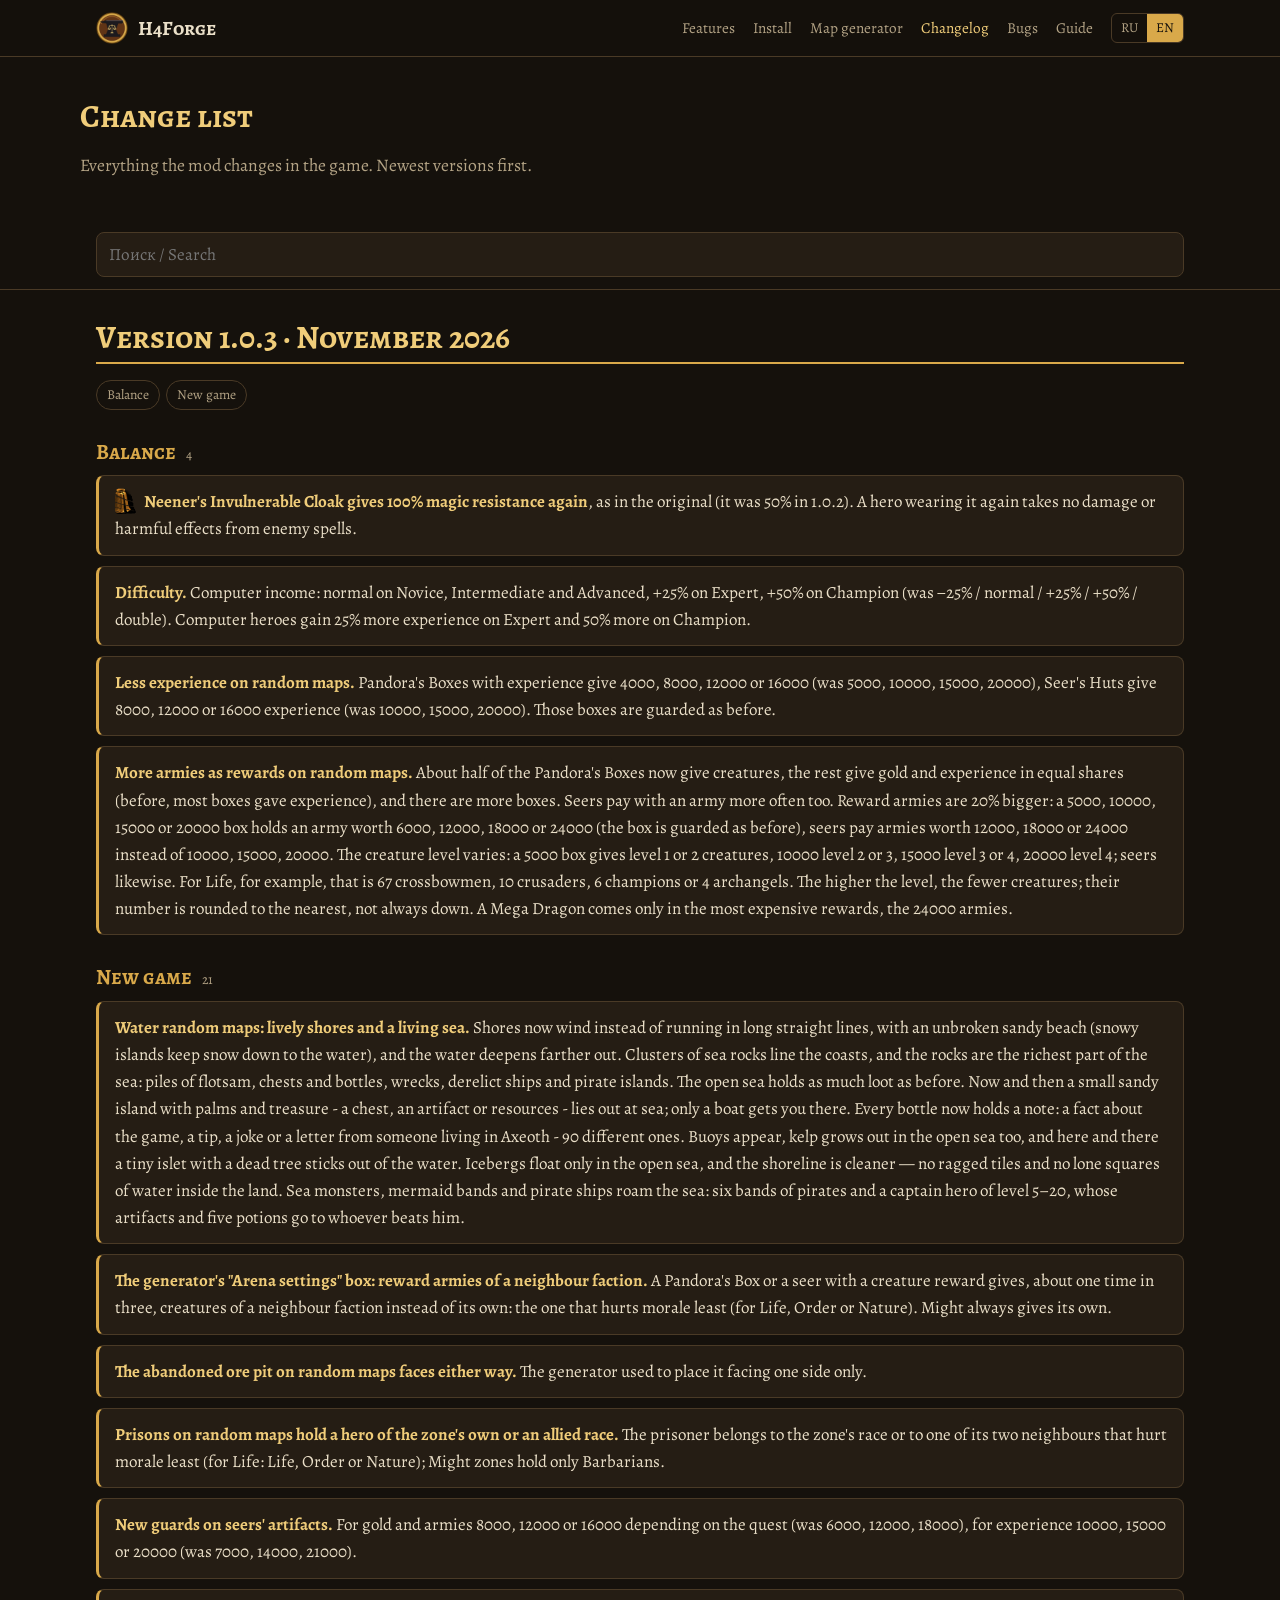
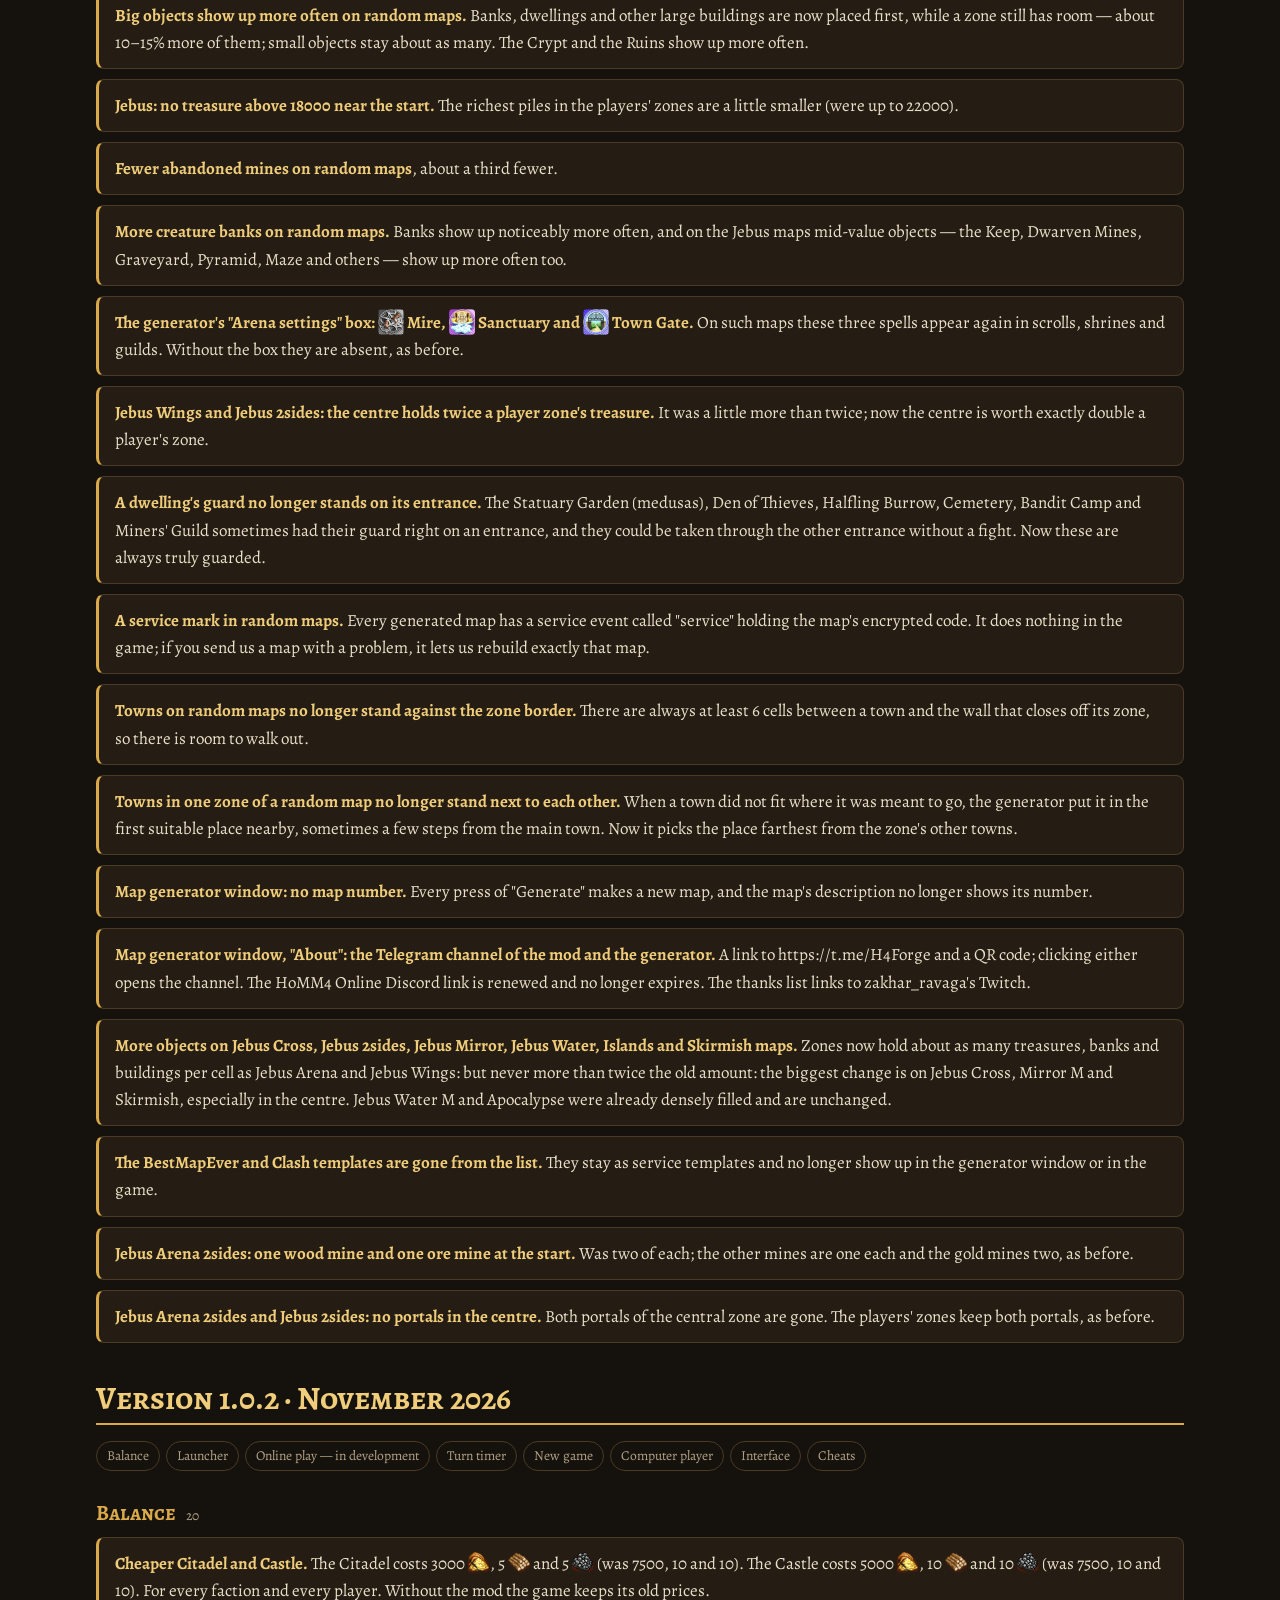
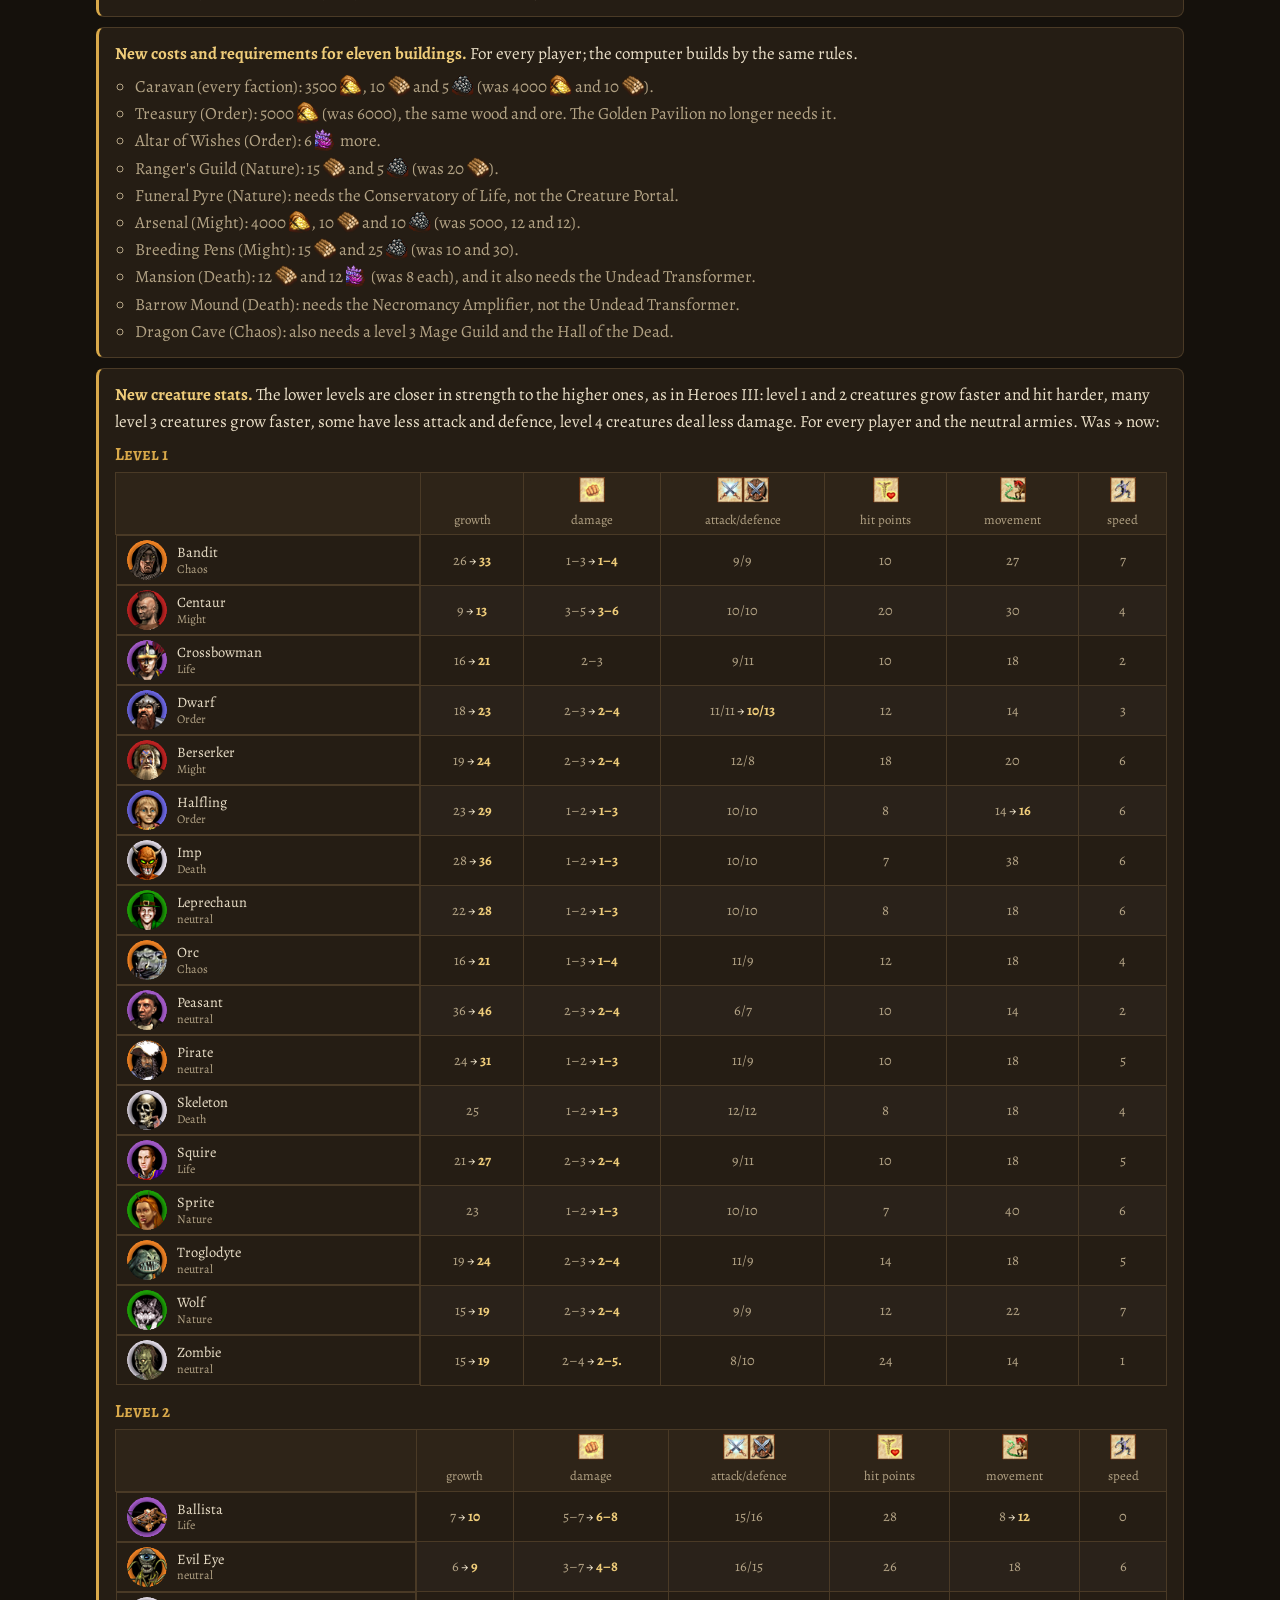
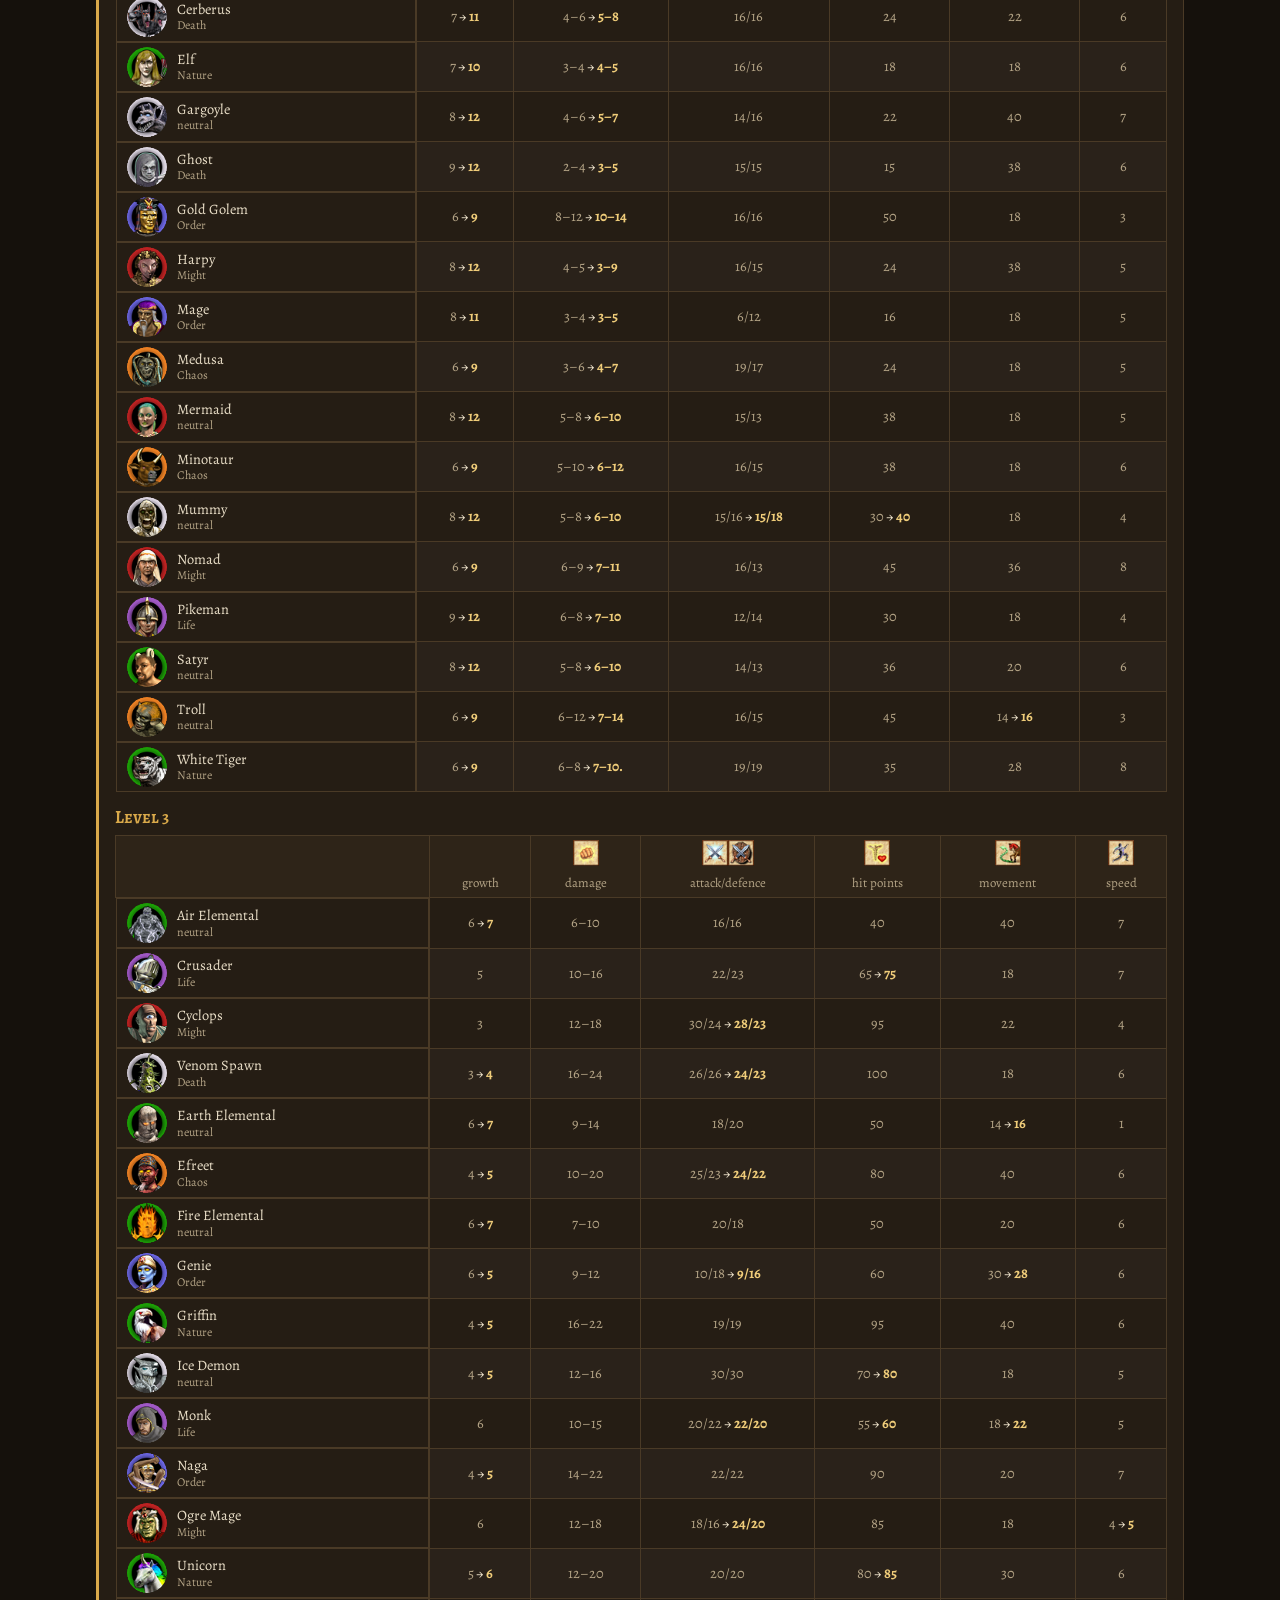
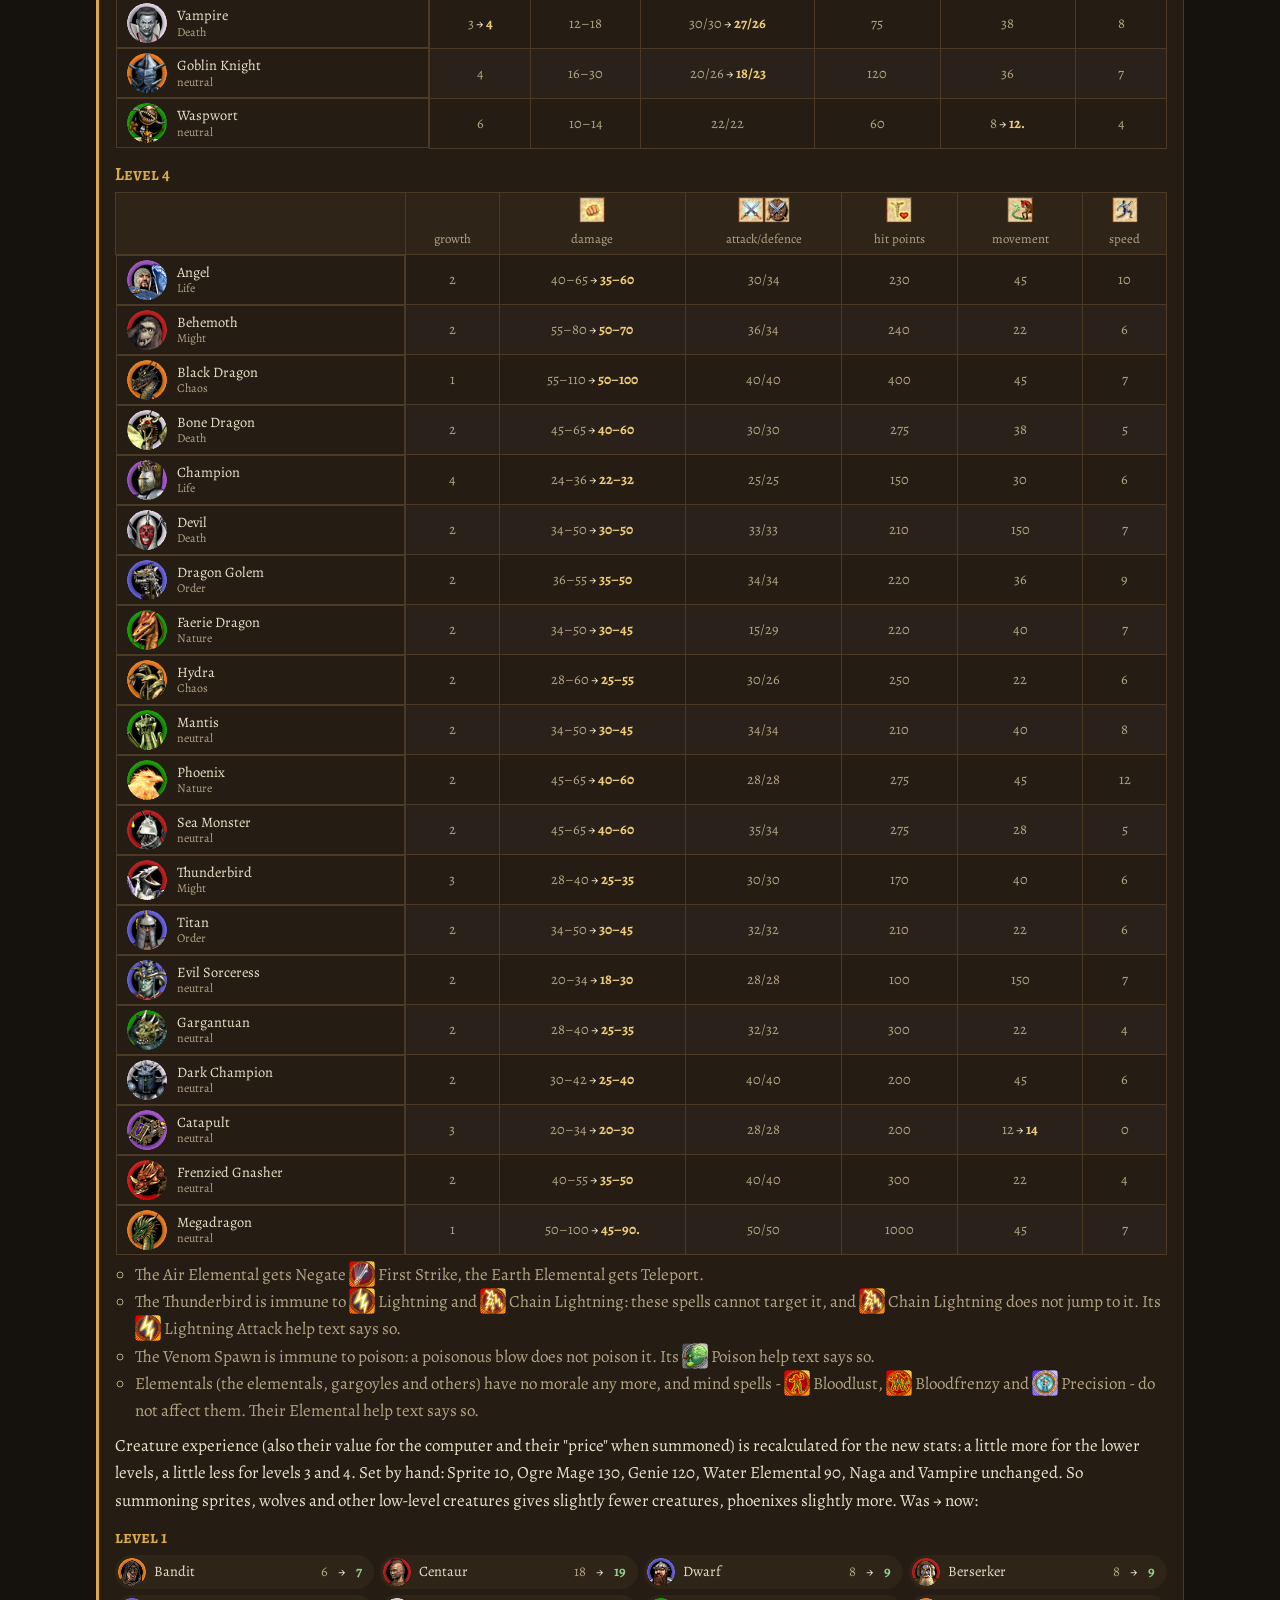
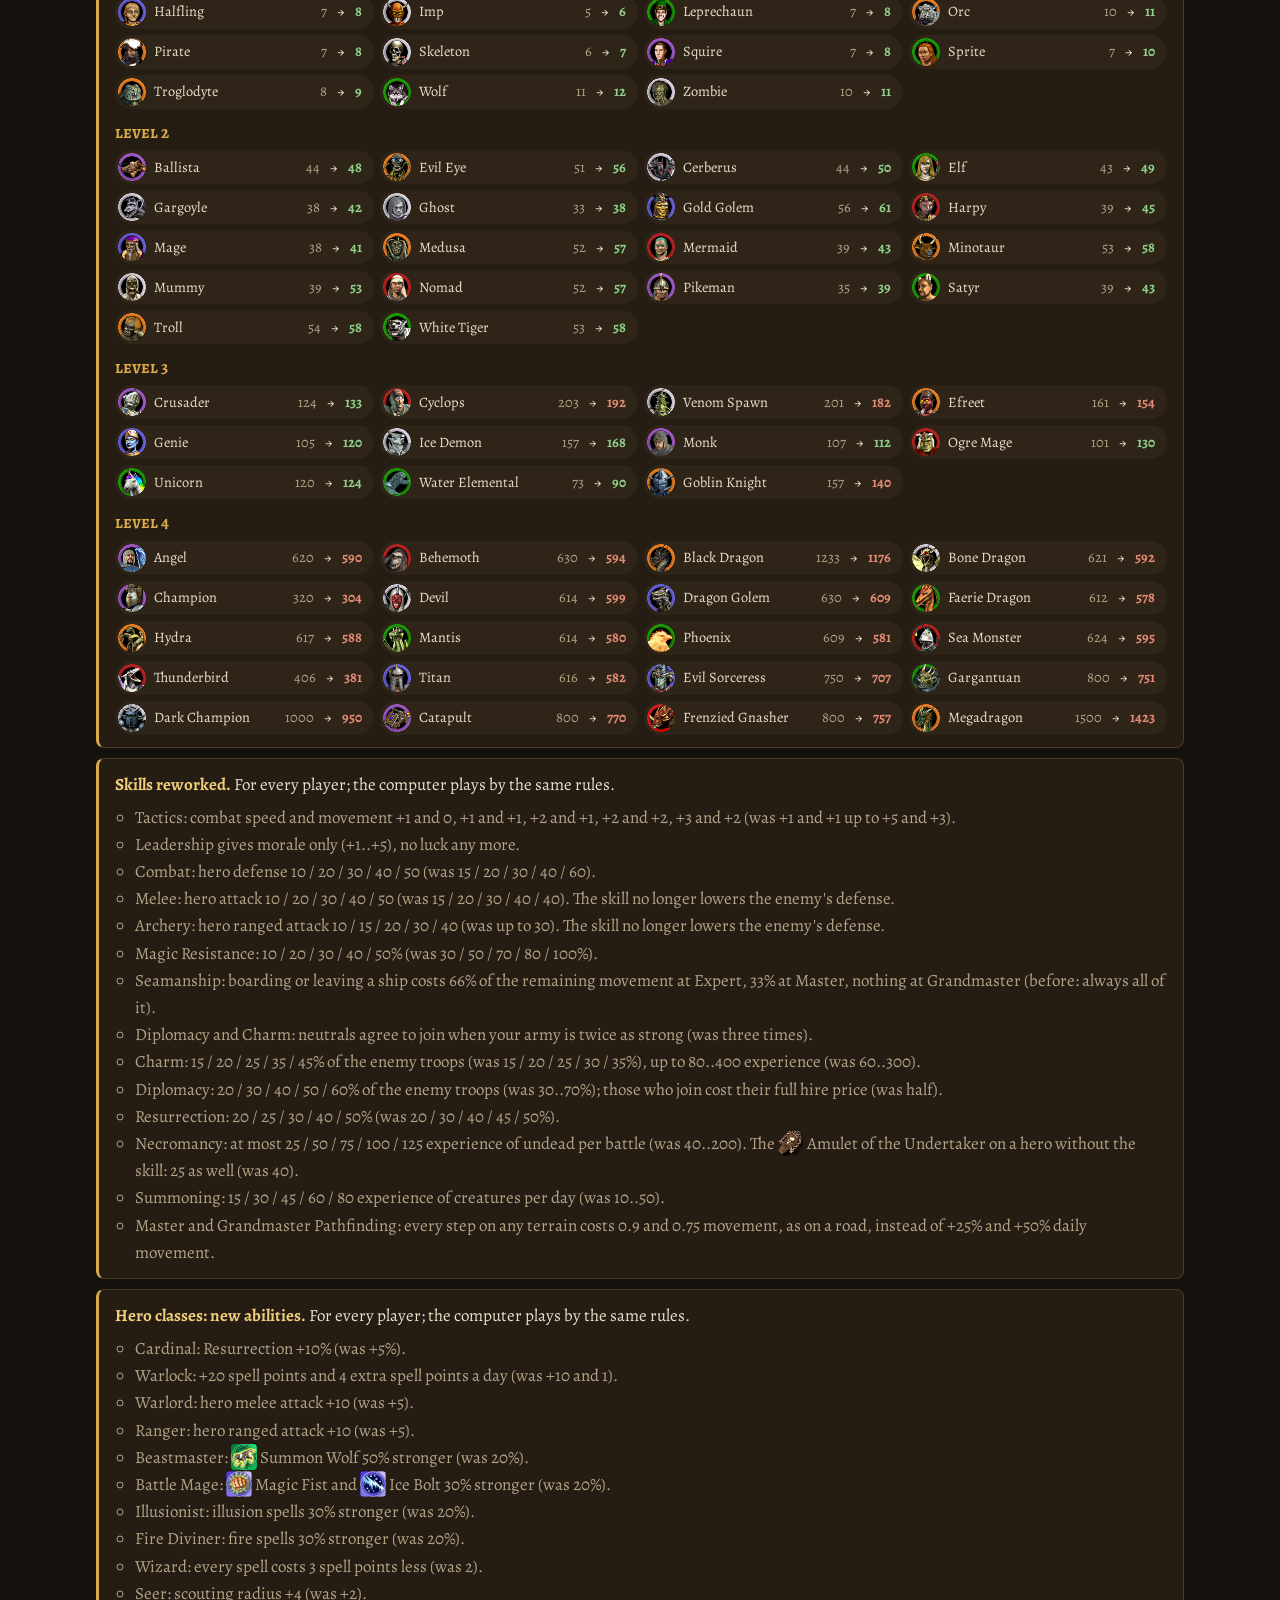
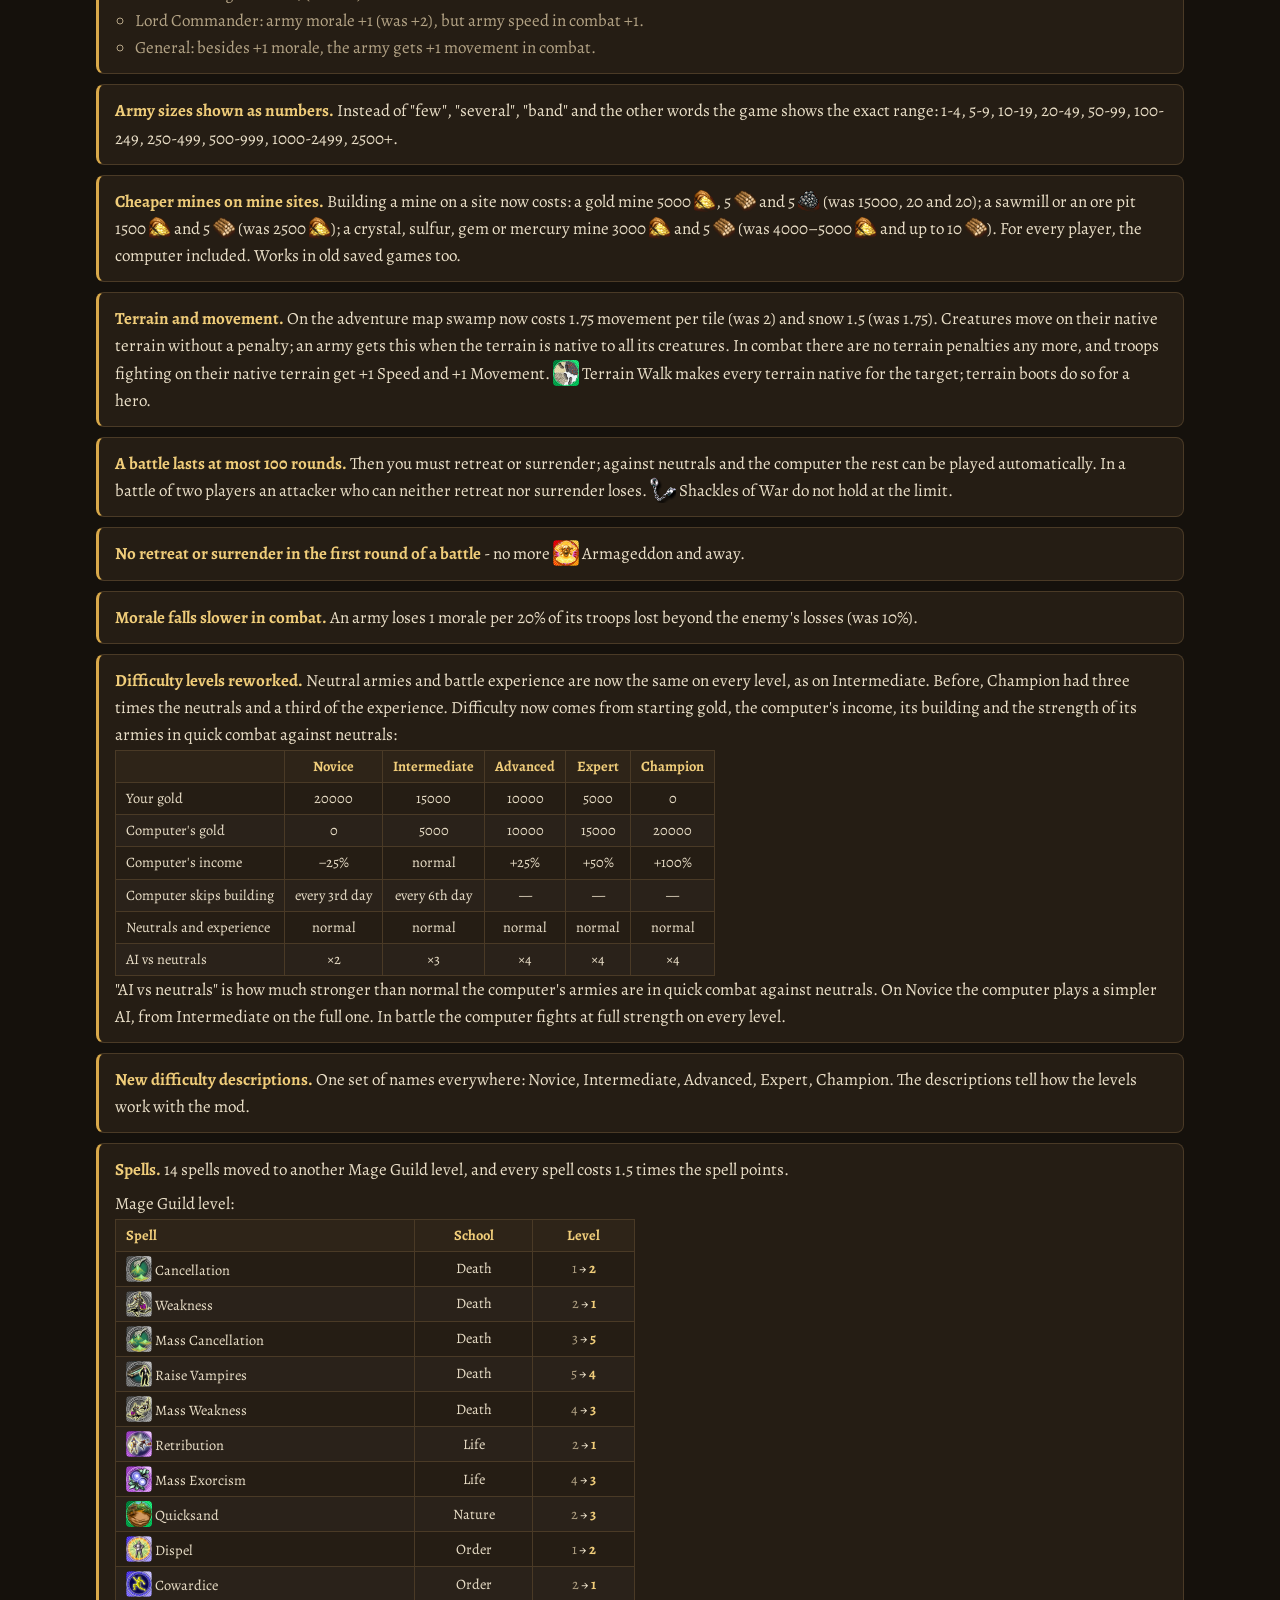
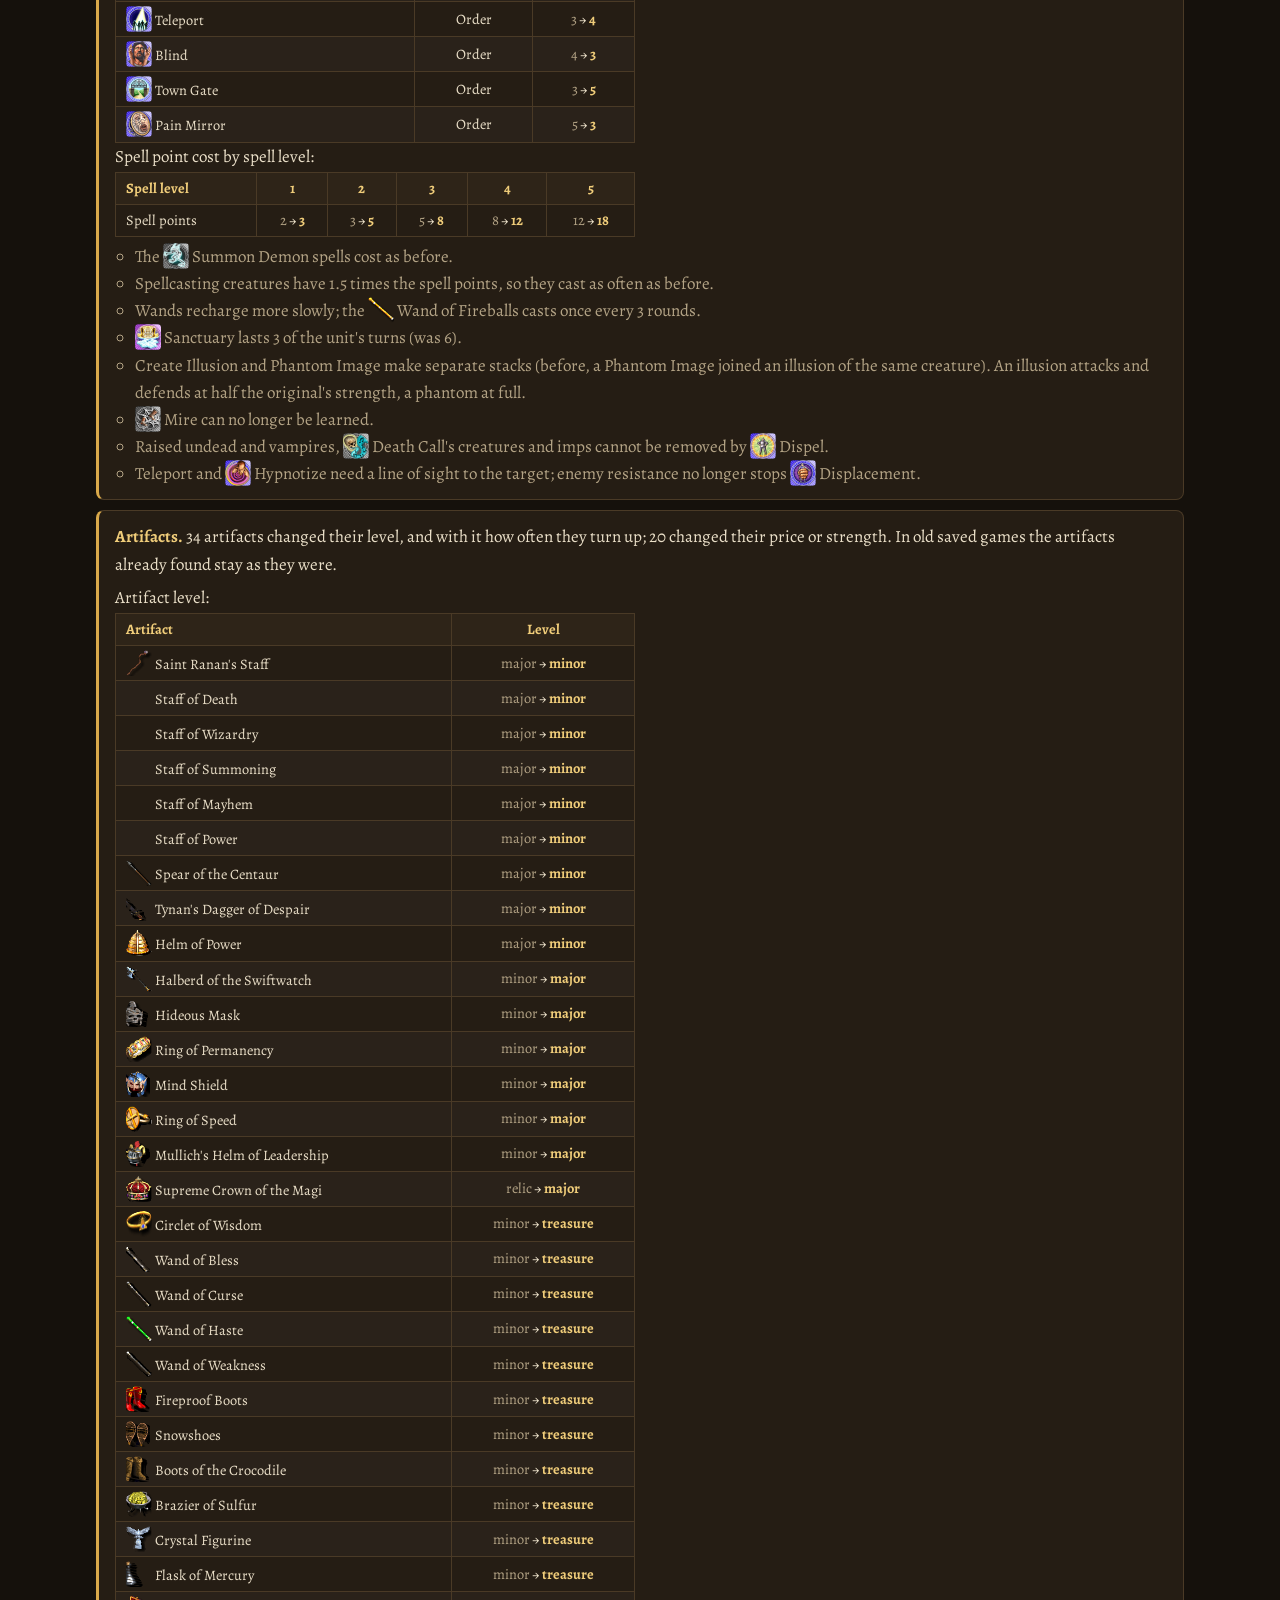
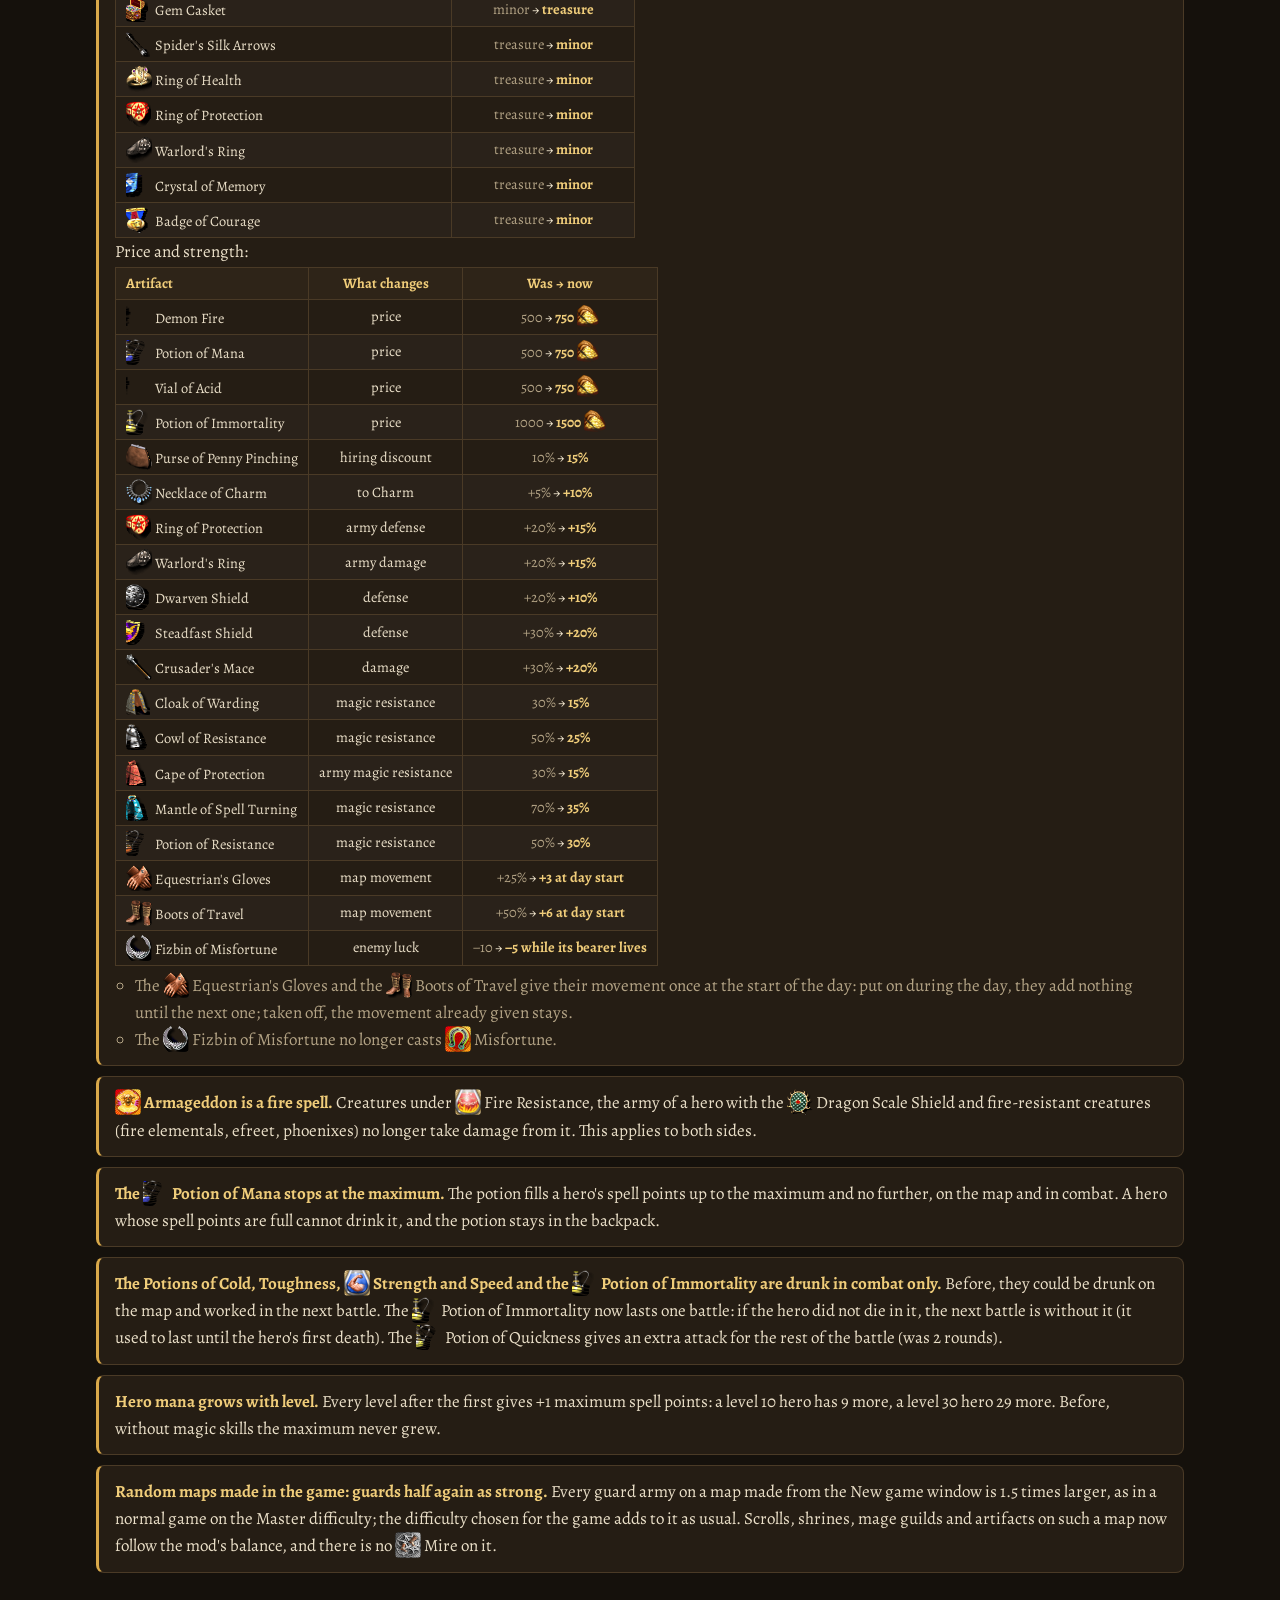
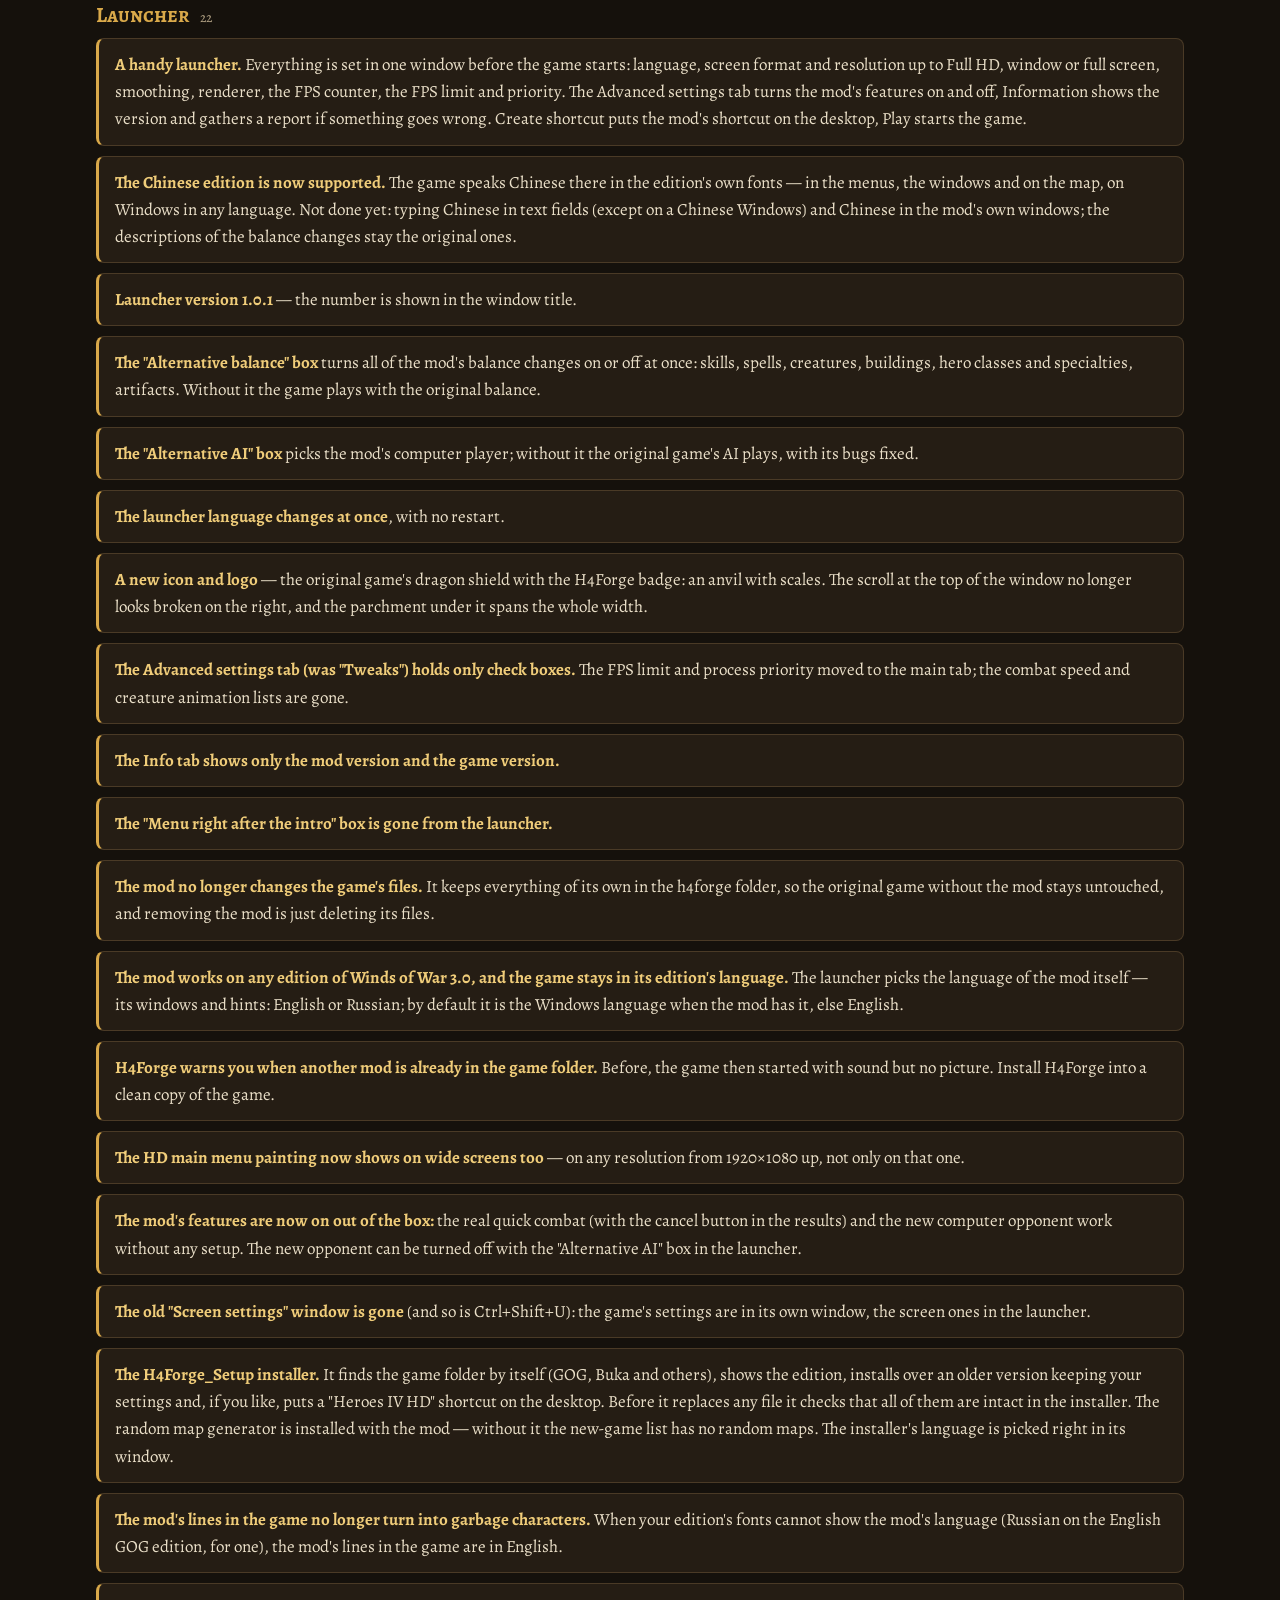
<file: changelog.html>
<!doctype html>
<html lang="ru">
<head>
<meta charset="utf-8">
<meta name="viewport" content="width=device-width, initial-scale=1">
<link rel="icon" href="img/badge.png">
<link rel="preconnect" href="https://fonts.googleapis.com">
<link rel="preconnect" href="https://fonts.gstatic.com" crossorigin>
<link href="https://fonts.googleapis.com/css2?family=Alegreya:ital,wght@0,400;0,700;1,400&family=Alegreya+SC:wght@500;700&display=swap" rel="stylesheet">
<link rel="stylesheet" href="style.css">
<meta property="og:image" content="img/hero.jpg">
<title>H4Forge — Changelog</title>
<meta name="description" content="Every change H4Forge makes to Heroes of Might and Magic IV, newest first.">
</head>
<body data-repo="Nick07x/h4forge-site">
<div class="bar"><div class="wrap">
  <a class="brand" href="index.html"><img src="img/badge.png" alt=""><span>H4Forge</span></a>
  <nav><a href="index.html#features" class="opt"><span lang="ru">Возможности</span><span lang="en">Features</span></a><a href="index.html#install" class="opt"><span lang="ru">Установка</span><span lang="en">Install</span></a><a href="rmg.html"><span lang="ru">Генератор карт</span><span lang="en">Map generator</span></a><a href="changelog.html" class="on"><span lang="ru">Изменения</span><span lang="en">Changelog</span></a><a href="bugs.html"><span lang="ru">Ошибки</span><span lang="en">Bugs</span></a><a href="guide.html"><span lang="ru">Справка</span><span lang="en">Guide</span></a>
    <div class="langs"><button data-lang="ru">RU</button><button data-lang="en">EN</button></div>
  </nav>
</div></div>

<div class="wrap cl-head">
  <h2 lang="ru">Список изменений</h2>
  <h2 lang="en">Change list</h2>
  <p class="lead" lang="ru">Всё, что мод меняет в игре. Новые версии — сверху.</p>
  <p class="lead" lang="en">Everything the mod changes in the game. Newest versions first.</p>
</div>

<div class="cl-tools">
  <div class="wrap">
    <input id="cl-search" type="search" placeholder="Поиск / Search" aria-label="Search">
  </div>
</div>

<div class="cl wrap" lang="ru">
<div class="version"><h2>Версия 1.0.3 · ноябрь 2026</h2><div class="chips"><a href="#ru-0-0">Баланс</a><a href="#ru-0-1">Новая игра</a></div>
<div class="sec" id="ru-0-0"><h3>Баланс<small>4</small></h3><ul class="entries">
<li class="entry"><p><strong>Неуязвимый плащ Нинера снова даёт 100% сопротивления магии</strong>, как в оригинале (в 1.0.2 было 50%). Герой в нём опять не получает урона и вредных эффектов от вражеских заклинаний.</p></li>
<li class="entry"><p><strong>Сложность.</strong> Доход компьютера: на Новичке, Ученике и Мастере обычный, на Магистре +25%, на Чемпионе +50% (было −25% / обычный / +25% / +50% / вдвое). Герои компьютера на Магистре получают на 25% больше опыта, на Чемпионе — на 50%.</p></li>
<li class="entry"><p><strong>Меньше опыта на случайных картах.</strong> Ящики Пандоры с опытом дают 4000, 8000, 12000 или 16000 (было 5000, 10000, 15000, 20000), хижины провидцев — 8000, 12000 или 16000 опыта (было 10000, 15000, 20000). Охраняются такие ящики как раньше.</p></li>
<li class="entry"><p><strong>Больше армий в наградах на случайных картах.</strong> Около половины ящиков Пандоры теперь дают существ, остальные — золото и опыт поровну (раньше больше всего было ящиков с опытом), и самих ящиков стало больше. Провидцы тоже чаще платят армией. Армии в наградах на 20% больше: ящик на 5000, 10000, 15000 или 20000 даёт армию на 6000, 12000, 18000 или 24000 (охраняется ящик как раньше), провидцы платят армией на 12000, 18000 или 24000 вместо 10000, 15000, 20000. Уровень существ стал разным: ящик на 5000 даёт существ 1-го или 2-го уровня, на 10000 — 2-го или 3-го, на 15000 — 3-го или 4-го, на 20000 — 4-го; у провидцев так же. Например, у Жизни это 67 арбалетчиков, 10 крестоносцев, 6 чемпионов или 4 архангела. Чем выше уровень, тем меньше существ; их число округляется до ближайшего, а не всегда вниз. Царь драконов бывает только в самых дорогих наградах, с армией на 24000.</p></li>
</ul></div>
<div class="sec" id="ru-0-1"><h3>Новая игра<small>21</small></h3><ul class="entries">
<li class="entry"><p><strong>Водные случайные карты: живые берега и обитаемое море.</strong> Берега стали извилистыми, без длинных прямых участков, со сплошным песчаным пляжем (у снежных островов — снег до самой воды), а дальше от берега — глубокая вода. У берегов кучки морских скал, а у скал моря богаче всего: там кучами лежат обломки, сундуки и бутылки и стоят затонувшие и покинутые корабли и пиратские острова. В открытом море добычи столько же, сколько раньше. Изредка посреди моря встречаются маленькие песчаные острова с пальмами и сокровищами — сундуком, артефактом или ресурсами; доплыть до них можно только на лодке. В каждой бутылке теперь записка: факт об игре, подсказка, анекдот или письмо кого-то из жителей Аксеота — всего 90 разных. Появились буи, водоросли растут и в открытом море, кое-где посреди моря торчат крошечные островки с сухим деревом. Айсберги плавают только в открытом море, а кромка берега ровнее — без рваных клеток и одиночных квадратов воды в суше. В море ходят морские чудища, отряды русалок и пиратские корабли: шесть отрядов пиратов и капитан-герой 5–20 уровня, за победу над ним достаются его артефакты и пять зелий.</p></li>
<li class="entry"><p><strong>Генератор с галочкой «Arena settings»: армия в награде бывает соседней фракции.</strong> Ящик Пандоры или провидец с наградой существами примерно в трети случаев дают существ не своей фракции, а соседней — той, что портит мораль меньше всего (у Жизни это Порядок или Природа). У Силы — всегда свои.</p></li>
<li class="entry"><p><strong>Заброшенная рудная шахта на случайных картах бывает повёрнута в обе стороны.</strong> Раньше генератор ставил её только одним боком.</p></li>
<li class="entry"><p><strong>В тюрьмах на случайных картах — герои своей или союзной расы.</strong> Пленник принадлежит к расе зоны или к одной из двух соседних, которые меньше всего портят мораль (у Жизни — Жизнь, Порядок или Природа), у Силы — только варвары.</p></li>
<li class="entry"><p><strong>Новая охрана артефактов для провидцев.</strong> За золото и армию — 8000, 12000 или 16000 в зависимости от задания (было 6000, 12000, 18000), за опыт — 10000, 15000 или 20000 (было 7000, 14000, 21000).</p></li>
<li class="entry"><p><strong>Крупные объекты на случайных картах встречаются чаще.</strong> Банки, жилища и другие большие постройки теперь ставятся в начале, пока в зоне есть место, — их примерно на 10–15% больше; мелких объектов почти столько же. Чаще стали попадаться Склеп и Руины.</p></li>
<li class="entry"><p><strong>Jebus: у старта нет сокровищ дороже 18000.</strong> Самые ценные кучи в зонах игроков стали чуть скромнее (было до 22000).</p></li>
<li class="entry"><p><strong>Заброшенных шахт на случайных картах меньше</strong>, примерно на треть.</p></li>
<li class="entry"><p><strong>Больше банков существ на случайных картах.</strong> Банки встречаются заметно чаще, а на картах Jebus чаще попадаются и средние по ценности объекты — Крепость, Гномьи шахты, Кладбище, Пирамида, Лабиринт и другие.</p></li>
<li class="entry"><p><strong>Генератор с галочкой «Arena settings»: <img class="res item" src="img/spells/death/52/Mire.png" alt="" loading="lazy">Трясина, Святилище и <img class="res item" src="img/spells/order/52/Town_Gate.png" alt="" loading="lazy">Врата города.</strong> На таких картах эти три заклинания снова встречаются в свитках, святилищах и гильдиях. Без галочки их нет, как раньше.</p></li>
<li class="entry"><p><strong>Jebus Wings и Jebus 2sides: сокровищ в центре вдвое больше, чем у игрока.</strong> Раньше было чуть больше, чем вдвое; теперь в центре ровно двойная ценность зоны игрока.</p></li>
<li class="entry"><p><strong>Сторож жилища больше не стоит у него на входе.</strong> У Сада статуй (медузы), Логова воров, Норы полуросликов, Кладбища, Лагеря бандитов и Гильдии рудокопов охрана иногда вставала прямо на вход, и через второй вход их можно было занять без боя. Теперь такие объекты всегда охраняются по-настоящему.</p></li>
<li class="entry"><p><strong>Служебная метка в случайных картах.</strong> В каждой созданной карте есть служебное событие «service» с зашифрованным кодом карты. В игре оно ничего не делает, а если вы пришлёте нам карту с ошибкой, по нему мы соберём ту же самую карту.</p></li>
<li class="entry"><p><strong>Города на случайных картах не стоят вплотную к границе зоны.</strong> Между городом и стеной, которая отделяет зону, теперь всегда не меньше 6 клеток, так что из города есть куда выйти.</p></li>
<li class="entry"><p><strong>Города в одной зоне случайной карты не стоят вплотную друг к другу.</strong> Если город не помещался туда, где ему было место, генератор ставил его в первое подходящее место рядом, иногда в нескольких шагах от главного города. Теперь он выбирает место как можно дальше от других городов зоны.</p></li>
<li class="entry"><p><strong>Окно генератора карт: без номера карты.</strong> Каждое нажатие «Generate» даёт новую карту, а в описании карты больше нет её номера.</p></li>
<li class="entry"><p><strong>Окно генератора карт, «About»: Telegram-канал мода и генератора.</strong> Ссылка https://t.me/H4Forge и QR-код, щелчок по ним открывает канал. Ссылка на Discord-сообщество HoMM4 Online обновлена и больше не устаревает. В благодарностях — ссылка на Twitch zakhar_ravaga.</p></li>
<li class="entry"><p><strong>Больше объектов на картах Jebus Cross, Jebus 2sides, Jebus Mirror, Jebus Water, Islands и Skirmish.</strong> Сокровищ, банков и построек в зонах теперь примерно столько же на клетку, сколько на Jebus Arena и Jebus Wings: но не больше чем вдвое против прежнего: заметнее всего на Jebus Cross, Mirror M и Skirmish, особенно в центре. Jebus Water M и Apocalypse и так заполнены плотно и не менялись.</p></li>
<li class="entry"><p><strong>Шаблоны BestMapEver и Clash убраны из списка.</strong> Они остались служебными и в окне генератора и в игре больше не показываются.</p></li>
<li class="entry"><p><strong>Jebus Arena 2sides: у игрока на старте одна шахта дерева и одна руды.</strong> Было по две; остальные шахты по одной, золотых — две, как раньше.</p></li>
<li class="entry"><p><strong>Jebus Arena 2sides и Jebus 2sides: в центре нет порталов.</strong> Оба портала центральной зоны убраны. В зонах игроков — оба портала, как раньше.</p></li>
</ul></div>
</div>
<div class="version"><h2>Версия 1.0.2 · ноябрь 2026</h2><div class="chips"><a href="#ru-1-0">Баланс</a><a href="#ru-1-1">Лаунчер</a><a href="#ru-1-2">Онлайн-игра — в разработке</a><a href="#ru-1-3">Таймер хода</a><a href="#ru-1-4">Новая игра</a><a href="#ru-1-5">Компьютерный игрок</a><a href="#ru-1-6">Интерфейс</a><a href="#ru-1-7">Читы</a></div>
<div class="sec" id="ru-1-0"><h3>Баланс<small>20</small></h3><ul class="entries">
<li class="entry"><p><strong>Цитадель и замок дешевле.</strong> Цитадель стоит 3000 <img class="res" src="img/materials/32/Gold.png" alt="золота" title="золота" loading="lazy">, 5 <img class="res" src="img/materials/32/Wood.png" alt="дерева" title="дерева" loading="lazy"> и 5 <img class="res" src="img/materials/32/Ore.png" alt="руды" title="руды" loading="lazy"> (было 7500, 10 и 10). Замок — 5000 <img class="res" src="img/materials/32/Gold.png" alt="золота" title="золота" loading="lazy">, 10 <img class="res" src="img/materials/32/Wood.png" alt="дерева" title="дерева" loading="lazy"> и 10 <img class="res" src="img/materials/32/Ore.png" alt="руды" title="руды" loading="lazy"> (было 7500, 10 и 10). Для всех фракций и всех игроков. Без мода игра остаётся с прежними ценами.</p></li>
<li class="entry"><p><strong>Новые цены и требования у одиннадцати зданий.</strong> Для всех игроков, компьютер строит по тем же правилам.</p><ul><li>Караван-сарай (все фракции): 3500 <img class="res" src="img/materials/32/Gold.png" alt="золота" title="золота" loading="lazy">, 10 <img class="res" src="img/materials/32/Wood.png" alt="дерева" title="дерева" loading="lazy"> и 5 <img class="res" src="img/materials/32/Ore.png" alt="руды" title="руды" loading="lazy"> (было 4000 <img class="res" src="img/materials/32/Gold.png" alt="золота" title="золота" loading="lazy"> и 10 <img class="res" src="img/materials/32/Wood.png" alt="дерева" title="дерева" loading="lazy">).</li><li>Сокровищница (Порядок): 5000 <img class="res" src="img/materials/32/Gold.png" alt="золота" title="золота" loading="lazy"> (было 6000), дерево и руда прежние. Золотой павильон её больше не требует.</li><li>Алтарь Грез (Порядок): дороже на 6 <img class="res" src="img/materials/32/Crystal.png" alt="кристаллов" title="кристаллов" loading="lazy">.</li><li>Гильдия следопытов (Природа): 15 <img class="res" src="img/materials/32/Wood.png" alt="дерева" title="дерева" loading="lazy"> и 5 <img class="res" src="img/materials/32/Ore.png" alt="руды" title="руды" loading="lazy"> (было 20 <img class="res" src="img/materials/32/Wood.png" alt="дерева" title="дерева" loading="lazy">).</li><li>Священный огонь (Природа): нужна Консерватория Жизни, а не Портал.</li><li>Арсенал (Сила): 4000 <img class="res" src="img/materials/32/Gold.png" alt="золота" title="золота" loading="lazy">, 10 <img class="res" src="img/materials/32/Wood.png" alt="дерева" title="дерева" loading="lazy"> и 10 <img class="res" src="img/materials/32/Ore.png" alt="руды" title="руды" loading="lazy"> (было 5000, 12 и 12).</li><li>Загон (Сила): 15 <img class="res" src="img/materials/32/Wood.png" alt="дерева" title="дерева" loading="lazy"> и 25 <img class="res" src="img/materials/32/Ore.png" alt="руды" title="руды" loading="lazy"> (было 10 и 30).</li><li>Мавзолей (Смерть): 12 <img class="res" src="img/materials/32/Wood.png" alt="дерева" title="дерева" loading="lazy"> и 12 <img class="res" src="img/materials/32/Crystal.png" alt="кристаллов" title="кристаллов" loading="lazy"> (было по 8), и нужен ещё Преобразователь нежити.</li><li>Могильный холм (Смерть): нужен Усилитель некромантии, а не Преобразователь нежити.</li><li>Пещера дракона (Хаос): нужны ещё Колдовская гильдия 3-го уровня и Зал Мертвых.</li></ul></li>
<li class="entry"><p><strong>Новые параметры существ.</strong> Младшие уровни стали ближе по силе к старшим, как в третьих Героях: у существ 1-го и 2-го уровня больше прирост и урон, у многих существ 3-го уровня выше прирост, у некоторых меньше атака и защита, у 4-го уровня меньше урон. Для всех игроков и нейтральных армий. Было → стало:</p><div class="tbl stats-tbl"><table><caption>1-й уровень</caption><thead><tr><th></th><th><span>прирост</span></th><th><img class="st" src="img/stats/27/Damage.png" alt="урон" title="урон" loading="lazy"><span>урон</span></th><th><img class="st" src="img/stats/27/Melee_Attack.png" alt="атака/защита" title="атака/защита" loading="lazy"><img class="st" src="img/stats/27/Melee_Defense.png" alt="атака/защита" title="атака/защита" loading="lazy"><span>атака/защита</span></th><th><img class="st" src="img/stats/27/Hit_Points.png" alt="здоровье" title="здоровье" loading="lazy"><span>здоровье</span></th><th><img class="st" src="img/stats/27/Movement.png" alt="передвижение" title="передвижение" loading="lazy"><span>передвижение</span></th><th><img class="st" src="img/stats/27/Speed.png" alt="скорость" title="скорость" loading="lazy"><span>скорость</span></th></tr></thead><tbody><tr><td class="who"><img class="por" src="img/c/3.png" alt="" loading="lazy"><span>Бандит<small>Хаос</small></span></td><td><span class="old">26</span>&#8239;→&#8239;<b class="up">33</b></td><td><span class="old">1–3</span>&#8239;→&#8239;<b class="up">1–4</b></td><td class="same">9/9</td><td class="same">10</td><td class="same">27</td><td class="same">7</td></tr><tr><td class="who"><img class="por" src="img/c/8.png" alt="" loading="lazy"><span>Кентавр<small>Сила</small></span></td><td><span class="old">9</span>&#8239;→&#8239;<b class="up">13</b></td><td><span class="old">3–5</span>&#8239;→&#8239;<b class="up">3–6</b></td><td class="same">10/10</td><td class="same">20</td><td class="same">30</td><td class="same">4</td></tr><tr><td class="who"><img class="por" src="img/c/11.png" alt="" loading="lazy"><span>Арбалетчик<small>Жизнь</small></span></td><td><span class="old">16</span>&#8239;→&#8239;<b class="up">21</b></td><td class="same">2–3</td><td class="same">9/11</td><td class="same">10</td><td class="same">18</td><td class="same">2</td></tr><tr><td class="who"><img class="por" src="img/c/17.png" alt="" loading="lazy"><span>Гном<small>Порядок</small></span></td><td><span class="old">18</span>&#8239;→&#8239;<b class="up">23</b></td><td><span class="old">2–3</span>&#8239;→&#8239;<b class="up">2–4</b></td><td><span class="old">11/11</span>&#8239;→&#8239;<b class="up">10/13</b></td><td class="same">12</td><td class="same">14</td><td class="same">3</td></tr><tr><td class="who"><img class="por" src="img/c/26.png" alt="" loading="lazy"><span>Берсерк<small>Сила</small></span></td><td><span class="old">19</span>&#8239;→&#8239;<b class="up">24</b></td><td><span class="old">2–3</span>&#8239;→&#8239;<b class="up">2–4</b></td><td class="same">12/8</td><td class="same">18</td><td class="same">20</td><td class="same">6</td></tr><tr><td class="who"><img class="por" src="img/c/29.png" alt="" loading="lazy"><span>Халфлинг<small>Порядок</small></span></td><td><span class="old">23</span>&#8239;→&#8239;<b class="up">29</b></td><td><span class="old">1–2</span>&#8239;→&#8239;<b class="up">1–3</b></td><td class="same">10/10</td><td class="same">8</td><td><span class="old">14</span>&#8239;→&#8239;<b class="up">16</b></td><td class="same">6</td></tr><tr><td class="who"><img class="por" src="img/c/33.png" alt="" loading="lazy"><span>Бес<small>Смерть</small></span></td><td><span class="old">28</span>&#8239;→&#8239;<b class="up">36</b></td><td><span class="old">1–2</span>&#8239;→&#8239;<b class="up">1–3</b></td><td class="same">10/10</td><td class="same">7</td><td class="same">38</td><td class="same">6</td></tr><tr><td class="who"><img class="por" src="img/c/34.png" alt="" loading="lazy"><span>Лепрекон<small>нейтрал</small></span></td><td><span class="old">22</span>&#8239;→&#8239;<b class="up">28</b></td><td><span class="old">1–2</span>&#8239;→&#8239;<b class="up">1–3</b></td><td class="same">10/10</td><td class="same">8</td><td class="same">18</td><td class="same">6</td></tr><tr><td class="who"><img class="por" src="img/c/46.png" alt="" loading="lazy"><span>Орк<small>Хаос</small></span></td><td><span class="old">16</span>&#8239;→&#8239;<b class="up">21</b></td><td><span class="old">1–3</span>&#8239;→&#8239;<b class="up">1–4</b></td><td class="same">11/9</td><td class="same">12</td><td class="same">18</td><td class="same">4</td></tr><tr><td class="who"><img class="por" src="img/c/47.png" alt="" loading="lazy"><span>Крестьянин<small>нейтрал</small></span></td><td><span class="old">36</span>&#8239;→&#8239;<b class="up">46</b></td><td><span class="old">2–3</span>&#8239;→&#8239;<b class="up">2–4</b></td><td class="same">6/7</td><td class="same">10</td><td class="same">14</td><td class="same">2</td></tr><tr><td class="who"><img class="por" src="img/c/50.png" alt="" loading="lazy"><span>Пират<small>нейтрал</small></span></td><td><span class="old">24</span>&#8239;→&#8239;<b class="up">31</b></td><td><span class="old">1–2</span>&#8239;→&#8239;<b class="up">1–3</b></td><td class="same">11/9</td><td class="same">10</td><td class="same">18</td><td class="same">5</td></tr><tr><td class="who"><img class="por" src="img/c/53.png" alt="" loading="lazy"><span>Скелет<small>Смерть</small></span></td><td class="same">25</td><td><span class="old">1–2</span>&#8239;→&#8239;<b class="up">1–3</b></td><td class="same">12/12</td><td class="same">8</td><td class="same">18</td><td class="same">4</td></tr><tr><td class="who"><img class="por" src="img/c/54.png" alt="" loading="lazy"><span>Оруженосец<small>Жизнь</small></span></td><td><span class="old">21</span>&#8239;→&#8239;<b class="up">27</b></td><td><span class="old">2–3</span>&#8239;→&#8239;<b class="up">2–4</b></td><td class="same">9/11</td><td class="same">10</td><td class="same">18</td><td class="same">5</td></tr><tr><td class="who"><img class="por" src="img/c/55.png" alt="" loading="lazy"><span>Фея<small>Природа</small></span></td><td class="same">23</td><td><span class="old">1–2</span>&#8239;→&#8239;<b class="up">1–3</b></td><td class="same">10/10</td><td class="same">7</td><td class="same">40</td><td class="same">6</td></tr><tr><td class="who"><img class="por" src="img/c/58.png" alt="" loading="lazy"><span>Троглодит<small>нейтрал</small></span></td><td><span class="old">19</span>&#8239;→&#8239;<b class="up">24</b></td><td><span class="old">2–3</span>&#8239;→&#8239;<b class="up">2–4</b></td><td class="same">11/9</td><td class="same">14</td><td class="same">18</td><td class="same">5</td></tr><tr><td class="who"><img class="por" src="img/c/64.png" alt="" loading="lazy"><span>Волк<small>Природа</small></span></td><td><span class="old">15</span>&#8239;→&#8239;<b class="up">19</b></td><td><span class="old">2–3</span>&#8239;→&#8239;<b class="up">2–4</b></td><td class="same">9/9</td><td class="same">12</td><td class="same">22</td><td class="same">7</td></tr><tr><td class="who"><img class="por" src="img/c/65.png" alt="" loading="lazy"><span>Зомби<small>нейтрал</small></span></td><td><span class="old">15</span>&#8239;→&#8239;<b class="up">19</b></td><td><span class="old">2–4</span>&#8239;→&#8239;<b class="up">2–5.</b></td><td class="same">8/10</td><td class="same">24</td><td class="same">14</td><td class="same">1</td></tr></tbody></table></div><div class="tbl stats-tbl"><table><caption>2-й уровень</caption><thead><tr><th></th><th><span>прирост</span></th><th><img class="st" src="img/stats/27/Damage.png" alt="урон" title="урон" loading="lazy"><span>урон</span></th><th><img class="st" src="img/stats/27/Melee_Attack.png" alt="атака/защита" title="атака/защита" loading="lazy"><img class="st" src="img/stats/27/Melee_Defense.png" alt="атака/защита" title="атака/защита" loading="lazy"><span>атака/защита</span></th><th><img class="st" src="img/stats/27/Hit_Points.png" alt="здоровье" title="здоровье" loading="lazy"><span>здоровье</span></th><th><img class="st" src="img/stats/27/Movement.png" alt="передвижение" title="передвижение" loading="lazy"><span>передвижение</span></th><th><img class="st" src="img/stats/27/Speed.png" alt="скорость" title="скорость" loading="lazy"><span>скорость</span></th></tr></thead><tbody><tr><td class="who"><img class="por" src="img/c/2.png" alt="" loading="lazy"><span>Баллиста<small>Жизнь</small></span></td><td><span class="old">7</span>&#8239;→&#8239;<b class="up">10</b></td><td><span class="old">5–7</span>&#8239;→&#8239;<b class="up">6–8</b></td><td class="same">15/16</td><td class="same">28</td><td><span class="old">8</span>&#8239;→&#8239;<b class="up">12</b></td><td class="same">0</td></tr><tr><td class="who"><img class="por" src="img/c/5.png" alt="" loading="lazy"><span>Злой глаз<small>нейтрал</small></span></td><td><span class="old">6</span>&#8239;→&#8239;<b class="up">9</b></td><td><span class="old">3–7</span>&#8239;→&#8239;<b class="up">4–8</b></td><td class="same">16/15</td><td class="same">26</td><td class="same">18</td><td class="same">6</td></tr><tr><td class="who"><img class="por" src="img/c/9.png" alt="" loading="lazy"><span>Цербер<small>Смерть</small></span></td><td><span class="old">7</span>&#8239;→&#8239;<b class="up">11</b></td><td><span class="old">4–6</span>&#8239;→&#8239;<b class="up">5–8</b></td><td class="same">16/16</td><td class="same">24</td><td class="same">22</td><td class="same">6</td></tr><tr><td class="who"><img class="por" src="img/c/20.png" alt="" loading="lazy"><span>Эльф<small>Природа</small></span></td><td><span class="old">7</span>&#8239;→&#8239;<b class="up">10</b></td><td><span class="old">3–4</span>&#8239;→&#8239;<b class="up">4–5</b></td><td class="same">16/16</td><td class="same">18</td><td class="same">18</td><td class="same">6</td></tr><tr><td class="who"><img class="por" src="img/c/23.png" alt="" loading="lazy"><span>Горгулья<small>нейтрал</small></span></td><td><span class="old">8</span>&#8239;→&#8239;<b class="up">12</b></td><td><span class="old">4–6</span>&#8239;→&#8239;<b class="up">5–7</b></td><td class="same">14/16</td><td class="same">22</td><td class="same">40</td><td class="same">7</td></tr><tr><td class="who"><img class="por" src="img/c/25.png" alt="" loading="lazy"><span>Призрак<small>Смерть</small></span></td><td><span class="old">9</span>&#8239;→&#8239;<b class="up">12</b></td><td><span class="old">2–4</span>&#8239;→&#8239;<b class="up">3–5</b></td><td class="same">15/15</td><td class="same">15</td><td class="same">38</td><td class="same">6</td></tr><tr><td class="who"><img class="por" src="img/c/27.png" alt="" loading="lazy"><span>Золотой голем<small>Порядок</small></span></td><td><span class="old">6</span>&#8239;→&#8239;<b class="up">9</b></td><td><span class="old">8–12</span>&#8239;→&#8239;<b class="up">10–14</b></td><td class="same">16/16</td><td class="same">50</td><td class="same">18</td><td class="same">3</td></tr><tr><td class="who"><img class="por" src="img/c/30.png" alt="" loading="lazy"><span>Гарпия<small>Сила</small></span></td><td><span class="old">8</span>&#8239;→&#8239;<b class="up">12</b></td><td><span class="old">4–5</span>&#8239;→&#8239;<b class="up">3–9</b></td><td class="same">16/15</td><td class="same">24</td><td class="same">38</td><td class="same">5</td></tr><tr><td class="who"><img class="por" src="img/c/35.png" alt="" loading="lazy"><span>Маг<small>Порядок</small></span></td><td><span class="old">8</span>&#8239;→&#8239;<b class="up">11</b></td><td><span class="old">3–4</span>&#8239;→&#8239;<b class="up">3–5</b></td><td class="same">6/12</td><td class="same">16</td><td class="same">18</td><td class="same">5</td></tr><tr><td class="who"><img class="por" src="img/c/37.png" alt="" loading="lazy"><span>Медуза<small>Хаос</small></span></td><td><span class="old">6</span>&#8239;→&#8239;<b class="up">9</b></td><td><span class="old">3–6</span>&#8239;→&#8239;<b class="up">4–7</b></td><td class="same">19/17</td><td class="same">24</td><td class="same">18</td><td class="same">5</td></tr><tr><td class="who"><img class="por" src="img/c/38.png" alt="" loading="lazy"><span>Русалка<small>нейтрал</small></span></td><td><span class="old">8</span>&#8239;→&#8239;<b class="up">12</b></td><td><span class="old">5–8</span>&#8239;→&#8239;<b class="up">6–10</b></td><td class="same">15/13</td><td class="same">38</td><td class="same">18</td><td class="same">5</td></tr><tr><td class="who"><img class="por" src="img/c/39.png" alt="" loading="lazy"><span>Минотавр<small>Хаос</small></span></td><td><span class="old">6</span>&#8239;→&#8239;<b class="up">9</b></td><td><span class="old">5–10</span>&#8239;→&#8239;<b class="up">6–12</b></td><td class="same">16/15</td><td class="same">38</td><td class="same">18</td><td class="same">6</td></tr><tr><td class="who"><img class="por" src="img/c/41.png" alt="" loading="lazy"><span>Мумия<small>нейтрал</small></span></td><td><span class="old">8</span>&#8239;→&#8239;<b class="up">12</b></td><td><span class="old">5–8</span>&#8239;→&#8239;<b class="up">6–10</b></td><td><span class="old">15/16</span>&#8239;→&#8239;<b class="up">15/18</b></td><td><span class="old">30</span>&#8239;→&#8239;<b class="up">40</b></td><td class="same">18</td><td class="same">4</td></tr><tr><td class="who"><img class="por" src="img/c/44.png" alt="" loading="lazy"><span>Кочевник<small>Сила</small></span></td><td><span class="old">6</span>&#8239;→&#8239;<b class="up">9</b></td><td><span class="old">6–9</span>&#8239;→&#8239;<b class="up">7–11</b></td><td class="same">16/13</td><td class="same">45</td><td class="same">36</td><td class="same">8</td></tr><tr><td class="who"><img class="por" src="img/c/49.png" alt="" loading="lazy"><span>Пикинёр<small>Жизнь</small></span></td><td><span class="old">9</span>&#8239;→&#8239;<b class="up">12</b></td><td><span class="old">6–8</span>&#8239;→&#8239;<b class="up">7–10</b></td><td class="same">12/14</td><td class="same">30</td><td class="same">18</td><td class="same">4</td></tr><tr><td class="who"><img class="por" src="img/c/51.png" alt="" loading="lazy"><span>Сатир<small>нейтрал</small></span></td><td><span class="old">8</span>&#8239;→&#8239;<b class="up">12</b></td><td><span class="old">5–8</span>&#8239;→&#8239;<b class="up">6–10</b></td><td class="same">14/13</td><td class="same">36</td><td class="same">20</td><td class="same">6</td></tr><tr><td class="who"><img class="por" src="img/c/59.png" alt="" loading="lazy"><span>Тролль<small>нейтрал</small></span></td><td><span class="old">6</span>&#8239;→&#8239;<b class="up">9</b></td><td><span class="old">6–12</span>&#8239;→&#8239;<b class="up">7–14</b></td><td class="same">16/15</td><td class="same">45</td><td><span class="old">14</span>&#8239;→&#8239;<b class="up">16</b></td><td class="same">3</td></tr><tr><td class="who"><img class="por" src="img/c/63.png" alt="" loading="lazy"><span>Белый тигр<small>Природа</small></span></td><td><span class="old">6</span>&#8239;→&#8239;<b class="up">9</b></td><td><span class="old">6–8</span>&#8239;→&#8239;<b class="up">7–10.</b></td><td class="same">19/19</td><td class="same">35</td><td class="same">28</td><td class="same">8</td></tr></tbody></table></div><div class="tbl stats-tbl"><table><caption>3-й уровень</caption><thead><tr><th></th><th><span>прирост</span></th><th><img class="st" src="img/stats/27/Damage.png" alt="урон" title="урон" loading="lazy"><span>урон</span></th><th><img class="st" src="img/stats/27/Melee_Attack.png" alt="атака/защита" title="атака/защита" loading="lazy"><img class="st" src="img/stats/27/Melee_Defense.png" alt="атака/защита" title="атака/защита" loading="lazy"><span>атака/защита</span></th><th><img class="st" src="img/stats/27/Hit_Points.png" alt="здоровье" title="здоровье" loading="lazy"><span>здоровье</span></th><th><img class="st" src="img/stats/27/Movement.png" alt="передвижение" title="передвижение" loading="lazy"><span>передвижение</span></th><th><img class="st" src="img/stats/27/Speed.png" alt="скорость" title="скорость" loading="lazy"><span>скорость</span></th></tr></thead><tbody><tr><td class="who"><img class="por" src="img/c/0.png" alt="" loading="lazy"><span>Дух воздуха<small>нейтрал</small></span></td><td><span class="old">6</span>&#8239;→&#8239;<b class="up">7</b></td><td class="same">6–10</td><td class="same">16/16</td><td class="same">40</td><td class="same">40</td><td class="same">7</td></tr><tr><td class="who"><img class="por" src="img/c/12.png" alt="" loading="lazy"><span>Крестоносец<small>Жизнь</small></span></td><td class="same">5</td><td class="same">10–16</td><td class="same">22/23</td><td><span class="old">65</span>&#8239;→&#8239;<b class="up">75</b></td><td class="same">18</td><td class="same">7</td></tr><tr><td class="who"><img class="por" src="img/c/13.png" alt="" loading="lazy"><span>Циклоп<small>Сила</small></span></td><td class="same">3</td><td class="same">12–18</td><td><span class="old">30/24</span>&#8239;→&#8239;<b class="down">28/23</b></td><td class="same">95</td><td class="same">22</td><td class="same">4</td></tr><tr><td class="who"><img class="por" src="img/c/14.png" alt="" loading="lazy"><span>Отродье яда<small>Смерть</small></span></td><td><span class="old">3</span>&#8239;→&#8239;<b class="up">4</b></td><td class="same">16–24</td><td><span class="old">26/26</span>&#8239;→&#8239;<b class="down">24/23</b></td><td class="same">100</td><td class="same">18</td><td class="same">6</td></tr><tr><td class="who"><img class="por" src="img/c/18.png" alt="" loading="lazy"><span>Элементаль земли<small>нейтрал</small></span></td><td><span class="old">6</span>&#8239;→&#8239;<b class="up">7</b></td><td class="same">9–14</td><td class="same">18/20</td><td class="same">50</td><td><span class="old">14</span>&#8239;→&#8239;<b class="up">16</b></td><td class="same">1</td></tr><tr><td class="who"><img class="por" src="img/c/19.png" alt="" loading="lazy"><span>Ифрит<small>Хаос</small></span></td><td><span class="old">4</span>&#8239;→&#8239;<b class="up">5</b></td><td class="same">10–20</td><td><span class="old">25/23</span>&#8239;→&#8239;<b class="down">24/22</b></td><td class="same">80</td><td class="same">40</td><td class="same">6</td></tr><tr><td class="who"><img class="por" src="img/c/22.png" alt="" loading="lazy"><span>Огненный элементаль<small>нейтрал</small></span></td><td><span class="old">6</span>&#8239;→&#8239;<b class="up">7</b></td><td class="same">7–10</td><td class="same">20/18</td><td class="same">50</td><td class="same">20</td><td class="same">6</td></tr><tr><td class="who"><img class="por" src="img/c/24.png" alt="" loading="lazy"><span>Джинн<small>Порядок</small></span></td><td><span class="old">6</span>&#8239;→&#8239;<b class="down">5</b></td><td class="same">9–12</td><td><span class="old">10/18</span>&#8239;→&#8239;<b class="down">9/16</b></td><td class="same">60</td><td><span class="old">30</span>&#8239;→&#8239;<b class="down">28</b></td><td class="same">6</td></tr><tr><td class="who"><img class="por" src="img/c/28.png" alt="" loading="lazy"><span>Грифон<small>Природа</small></span></td><td><span class="old">4</span>&#8239;→&#8239;<b class="up">5</b></td><td class="same">16–22</td><td class="same">19/19</td><td class="same">95</td><td class="same">40</td><td class="same">6</td></tr><tr><td class="who"><img class="por" src="img/c/32.png" alt="" loading="lazy"><span>Ледяной демон<small>нейтрал</small></span></td><td><span class="old">4</span>&#8239;→&#8239;<b class="up">5</b></td><td class="same">12–16</td><td class="same">30/30</td><td><span class="old">70</span>&#8239;→&#8239;<b class="up">80</b></td><td class="same">18</td><td class="same">5</td></tr><tr><td class="who"><img class="por" src="img/c/40.png" alt="" loading="lazy"><span>Монах<small>Жизнь</small></span></td><td class="same">6</td><td class="same">10–15</td><td><span class="old">20/22</span>&#8239;→&#8239;<b class="same">22/20</b></td><td><span class="old">55</span>&#8239;→&#8239;<b class="up">60</b></td><td><span class="old">18</span>&#8239;→&#8239;<b class="up">22</b></td><td class="same">5</td></tr><tr><td class="who"><img class="por" src="img/c/42.png" alt="" loading="lazy"><span>Нага<small>Порядок</small></span></td><td><span class="old">4</span>&#8239;→&#8239;<b class="up">5</b></td><td class="same">14–22</td><td class="same">22/22</td><td class="same">90</td><td class="same">20</td><td class="same">7</td></tr><tr><td class="who"><img class="por" src="img/c/45.png" alt="" loading="lazy"><span>Огр-маг<small>Сила</small></span></td><td class="same">6</td><td class="same">12–18</td><td><span class="old">18/16</span>&#8239;→&#8239;<b class="up">24/20</b></td><td class="same">85</td><td class="same">18</td><td><span class="old">4</span>&#8239;→&#8239;<b class="up">5</b></td></tr><tr><td class="who"><img class="por" src="img/c/60.png" alt="" loading="lazy"><span>Единорог<small>Природа</small></span></td><td><span class="old">5</span>&#8239;→&#8239;<b class="up">6</b></td><td class="same">12–20</td><td class="same">20/20</td><td><span class="old">80</span>&#8239;→&#8239;<b class="up">85</b></td><td class="same">30</td><td class="same">6</td></tr><tr><td class="who"><img class="por" src="img/c/61.png" alt="" loading="lazy"><span>Вампир<small>Смерть</small></span></td><td><span class="old">3</span>&#8239;→&#8239;<b class="up">4</b></td><td class="same">12–18</td><td><span class="old">30/30</span>&#8239;→&#8239;<b class="down">27/26</b></td><td class="same">75</td><td class="same">38</td><td class="same">8</td></tr><tr><td class="who"><img class="por" src="img/c/67.png" alt="" loading="lazy"><span>Гоблин-рыцарь<small>нейтрал</small></span></td><td class="same">4</td><td class="same">16–30</td><td><span class="old">20/26</span>&#8239;→&#8239;<b class="down">18/23</b></td><td class="same">120</td><td class="same">36</td><td class="same">7</td></tr><tr><td class="who"><img class="por" src="img/c/66.png" alt="" loading="lazy"><span>Улей<small>нейтрал</small></span></td><td class="same">6</td><td class="same">10–14</td><td class="same">22/22</td><td class="same">60</td><td><span class="old">8</span>&#8239;→&#8239;<b class="up">12.</b></td><td class="same">4</td></tr></tbody></table></div><div class="tbl stats-tbl"><table><caption>4-й уровень</caption><thead><tr><th></th><th><span>прирост</span></th><th><img class="st" src="img/stats/27/Damage.png" alt="урон" title="урон" loading="lazy"><span>урон</span></th><th><img class="st" src="img/stats/27/Melee_Attack.png" alt="атака/защита" title="атака/защита" loading="lazy"><img class="st" src="img/stats/27/Melee_Defense.png" alt="атака/защита" title="атака/защита" loading="lazy"><span>атака/защита</span></th><th><img class="st" src="img/stats/27/Hit_Points.png" alt="здоровье" title="здоровье" loading="lazy"><span>здоровье</span></th><th><img class="st" src="img/stats/27/Movement.png" alt="передвижение" title="передвижение" loading="lazy"><span>передвижение</span></th><th><img class="st" src="img/stats/27/Speed.png" alt="скорость" title="скорость" loading="lazy"><span>скорость</span></th></tr></thead><tbody><tr><td class="who"><img class="por" src="img/c/1.png" alt="" loading="lazy"><span>Ангел<small>Жизнь</small></span></td><td class="same">2</td><td><span class="old">40–65</span>&#8239;→&#8239;<b class="down">35–60</b></td><td class="same">30/34</td><td class="same">230</td><td class="same">45</td><td class="same">10</td></tr><tr><td class="who"><img class="por" src="img/c/4.png" alt="" loading="lazy"><span>Бегемот<small>Сила</small></span></td><td class="same">2</td><td><span class="old">55–80</span>&#8239;→&#8239;<b class="down">50–70</b></td><td class="same">36/34</td><td class="same">240</td><td class="same">22</td><td class="same">6</td></tr><tr><td class="who"><img class="por" src="img/c/6.png" alt="" loading="lazy"><span>Чёрный дракон<small>Хаос</small></span></td><td class="same">1</td><td><span class="old">55–110</span>&#8239;→&#8239;<b class="down">50–100</b></td><td class="same">40/40</td><td class="same">400</td><td class="same">45</td><td class="same">7</td></tr><tr><td class="who"><img class="por" src="img/c/7.png" alt="" loading="lazy"><span>Костяной дракон<small>Смерть</small></span></td><td class="same">2</td><td><span class="old">45–65</span>&#8239;→&#8239;<b class="down">40–60</b></td><td class="same">30/30</td><td class="same">275</td><td class="same">38</td><td class="same">5</td></tr><tr><td class="who"><img class="por" src="img/c/10.png" alt="" loading="lazy"><span>Чемпион<small>Жизнь</small></span></td><td class="same">4</td><td><span class="old">24–36</span>&#8239;→&#8239;<b class="down">22–32</b></td><td class="same">25/25</td><td class="same">150</td><td class="same">30</td><td class="same">6</td></tr><tr><td class="who"><img class="por" src="img/c/15.png" alt="" loading="lazy"><span>Дьявол<small>Смерть</small></span></td><td class="same">2</td><td><span class="old">34–50</span>&#8239;→&#8239;<b class="down">30–50</b></td><td class="same">33/33</td><td class="same">210</td><td class="same">150</td><td class="same">7</td></tr><tr><td class="who"><img class="por" src="img/c/16.png" alt="" loading="lazy"><span>Драконий голем<small>Порядок</small></span></td><td class="same">2</td><td><span class="old">36–55</span>&#8239;→&#8239;<b class="down">35–50</b></td><td class="same">34/34</td><td class="same">220</td><td class="same">36</td><td class="same">9</td></tr><tr><td class="who"><img class="por" src="img/c/21.png" alt="" loading="lazy"><span>Волшебный дракон<small>Природа</small></span></td><td class="same">2</td><td><span class="old">34–50</span>&#8239;→&#8239;<b class="down">30–45</b></td><td class="same">15/29</td><td class="same">220</td><td class="same">40</td><td class="same">7</td></tr><tr><td class="who"><img class="por" src="img/c/31.png" alt="" loading="lazy"><span>Гидра<small>Хаос</small></span></td><td class="same">2</td><td><span class="old">28–60</span>&#8239;→&#8239;<b class="down">25–55</b></td><td class="same">30/26</td><td class="same">250</td><td class="same">22</td><td class="same">6</td></tr><tr><td class="who"><img class="por" src="img/c/36.png" alt="" loading="lazy"><span>Богомол<small>нейтрал</small></span></td><td class="same">2</td><td><span class="old">34–50</span>&#8239;→&#8239;<b class="down">30–45</b></td><td class="same">34/34</td><td class="same">210</td><td class="same">40</td><td class="same">8</td></tr><tr><td class="who"><img class="por" src="img/c/48.png" alt="" loading="lazy"><span>Феникс<small>Природа</small></span></td><td class="same">2</td><td><span class="old">45–65</span>&#8239;→&#8239;<b class="down">40–60</b></td><td class="same">28/28</td><td class="same">275</td><td class="same">45</td><td class="same">12</td></tr><tr><td class="who"><img class="por" src="img/c/52.png" alt="" loading="lazy"><span>Морское чудище<small>нейтрал</small></span></td><td class="same">2</td><td><span class="old">45–65</span>&#8239;→&#8239;<b class="down">40–60</b></td><td class="same">35/34</td><td class="same">275</td><td class="same">28</td><td class="same">5</td></tr><tr><td class="who"><img class="por" src="img/c/56.png" alt="" loading="lazy"><span>Громовая птица<small>Сила</small></span></td><td class="same">3</td><td><span class="old">28–40</span>&#8239;→&#8239;<b class="down">25–35</b></td><td class="same">30/30</td><td class="same">170</td><td class="same">40</td><td class="same">6</td></tr><tr><td class="who"><img class="por" src="img/c/57.png" alt="" loading="lazy"><span>Титан<small>Порядок</small></span></td><td class="same">2</td><td><span class="old">34–50</span>&#8239;→&#8239;<b class="down">30–45</b></td><td class="same">32/32</td><td class="same">210</td><td class="same">22</td><td class="same">6</td></tr><tr><td class="who"><img class="por" src="img/c/68.png" alt="" loading="lazy"><span>Злая волшебница<small>нейтрал</small></span></td><td class="same">2</td><td><span class="old">20–34</span>&#8239;→&#8239;<b class="down">18–30</b></td><td class="same">28/28</td><td class="same">100</td><td class="same">150</td><td class="same">7</td></tr><tr><td class="who"><img class="por" src="img/c/69.png" alt="" loading="lazy"><span>Гаргантюа<small>нейтрал</small></span></td><td class="same">2</td><td><span class="old">28–40</span>&#8239;→&#8239;<b class="down">25–35</b></td><td class="same">32/32</td><td class="same">300</td><td class="same">22</td><td class="same">4</td></tr><tr><td class="who"><img class="por" src="img/c/70.png" alt="" loading="lazy"><span>Тёмный чемпион<small>нейтрал</small></span></td><td class="same">2</td><td><span class="old">30–42</span>&#8239;→&#8239;<b class="down">25–40</b></td><td class="same">40/40</td><td class="same">200</td><td class="same">45</td><td class="same">6</td></tr><tr><td class="who"><img class="por" src="img/c/71.png" alt="" loading="lazy"><span>Катапульта<small>нейтрал</small></span></td><td class="same">3</td><td><span class="old">20–34</span>&#8239;→&#8239;<b class="down">20–30</b></td><td class="same">28/28</td><td class="same">200</td><td><span class="old">12</span>&#8239;→&#8239;<b class="up">14</b></td><td class="same">0</td></tr><tr><td class="who"><img class="por" src="img/c/72.png" alt="" loading="lazy"><span>Бешеный крушитель<small>нейтрал</small></span></td><td class="same">2</td><td><span class="old">40–55</span>&#8239;→&#8239;<b class="down">35–50</b></td><td class="same">40/40</td><td class="same">300</td><td class="same">22</td><td class="same">4</td></tr><tr><td class="who"><img class="por" src="img/c/73.png" alt="" loading="lazy"><span>Мегадракон<small>нейтрал</small></span></td><td class="same">1</td><td><span class="old">50–100</span>&#8239;→&#8239;<b class="down">45–90.</b></td><td class="same">50/50</td><td class="same">1000</td><td class="same">45</td><td class="same">7</td></tr></tbody></table></div><ul><li>Дух воздуха получил способность «Игнорировать первый удар», Элементаль земли — «Телепортация».</li><li>Громовая птица невосприимчива к заклинаниям «<img class="res item" src="img/spells/chaos/52/Lightning.png" alt="" loading="lazy">Молния» и «<img class="res item" src="img/spells/chaos/52/Chain_Lightning.png" alt="" loading="lazy">Цепь молний»: ими её нельзя выбрать целью, и цепь молний на неё не перескакивает. Об этом сказано в подсказке её способности «Громовержец».</li><li>Ядовитое отродье невосприимчиво к яду: ядовитый удар его не отравляет. Об этом сказано в подсказке способности «Яд».</li><li>Элементалы (элементали, горгульи и другие) больше не подвержены морали, и на них не действует магия разума — Кровожадность, <img class="res item" src="img/spells/chaos/52/Bloodfrenzy.png" alt="" loading="lazy">Кровавое безумие и <img class="res item" src="img/spells/order/52/Precision.png" alt="" loading="lazy">Точность. Об этом сказано в подсказке способности «Элементал».</li></ul><div class="exp-box"><p>Опыт за существ (он же их ценность для компьютера и «цена» при призыве) пересчитан под новые параметры: за младших чуть больше, за 3-й и 4-й уровень чуть меньше. Вручную: Фея 10, Огр-маг 130, Джинн 120, Водяной элементаль 90, Нага и Вампир без изменений. Поэтому призыв фей, волков и других младших существ даёт немного меньше существ, а фениксов — немного больше. Было → стало: </p><div class="exp"><b>1-й уровень</b><div><span class="chip"><img class="por sm" src="img/c/3.png" alt="" loading="lazy"><span>Бандит</span> <span class="old">6</span>&#8239;→&#8239;<b class="up">7</b></span><span class="chip"><img class="por sm" src="img/c/8.png" alt="" loading="lazy"><span>Кентавр</span> <span class="old">18</span>&#8239;→&#8239;<b class="up">19</b></span><span class="chip"><img class="por sm" src="img/c/17.png" alt="" loading="lazy"><span>Гном</span> <span class="old">8</span>&#8239;→&#8239;<b class="up">9</b></span><span class="chip"><img class="por sm" src="img/c/26.png" alt="" loading="lazy"><span>Берсерк</span> <span class="old">8</span>&#8239;→&#8239;<b class="up">9</b></span><span class="chip"><img class="por sm" src="img/c/29.png" alt="" loading="lazy"><span>Халфлинг</span> <span class="old">7</span>&#8239;→&#8239;<b class="up">8</b></span><span class="chip"><img class="por sm" src="img/c/33.png" alt="" loading="lazy"><span>Бес</span> <span class="old">5</span>&#8239;→&#8239;<b class="up">6</b></span><span class="chip"><img class="por sm" src="img/c/34.png" alt="" loading="lazy"><span>Лепрекон</span> <span class="old">7</span>&#8239;→&#8239;<b class="up">8</b></span><span class="chip"><img class="por sm" src="img/c/46.png" alt="" loading="lazy"><span>Орк</span> <span class="old">10</span>&#8239;→&#8239;<b class="up">11</b></span><span class="chip"><img class="por sm" src="img/c/50.png" alt="" loading="lazy"><span>Пират</span> <span class="old">7</span>&#8239;→&#8239;<b class="up">8</b></span><span class="chip"><img class="por sm" src="img/c/53.png" alt="" loading="lazy"><span>Скелет</span> <span class="old">6</span>&#8239;→&#8239;<b class="up">7</b></span><span class="chip"><img class="por sm" src="img/c/54.png" alt="" loading="lazy"><span>Оруженосец</span> <span class="old">7</span>&#8239;→&#8239;<b class="up">8</b></span><span class="chip"><img class="por sm" src="img/c/55.png" alt="" loading="lazy"><span>Фея</span> <span class="old">7</span>&#8239;→&#8239;<b class="up">10</b></span><span class="chip"><img class="por sm" src="img/c/58.png" alt="" loading="lazy"><span>Троглодит</span> <span class="old">8</span>&#8239;→&#8239;<b class="up">9</b></span><span class="chip"><img class="por sm" src="img/c/64.png" alt="" loading="lazy"><span>Волк</span> <span class="old">11</span>&#8239;→&#8239;<b class="up">12</b></span><span class="chip"><img class="por sm" src="img/c/65.png" alt="" loading="lazy"><span>Зомби</span> <span class="old">10</span>&#8239;→&#8239;<b class="up">11</b></span></div></div><div class="exp"><b>2-й уровень</b><div><span class="chip"><img class="por sm" src="img/c/2.png" alt="" loading="lazy"><span>Баллиста</span> <span class="old">44</span>&#8239;→&#8239;<b class="up">48</b></span><span class="chip"><img class="por sm" src="img/c/5.png" alt="" loading="lazy"><span>Злой глаз</span> <span class="old">51</span>&#8239;→&#8239;<b class="up">56</b></span><span class="chip"><img class="por sm" src="img/c/9.png" alt="" loading="lazy"><span>Цербер</span> <span class="old">44</span>&#8239;→&#8239;<b class="up">50</b></span><span class="chip"><img class="por sm" src="img/c/20.png" alt="" loading="lazy"><span>Эльф</span> <span class="old">43</span>&#8239;→&#8239;<b class="up">49</b></span><span class="chip"><img class="por sm" src="img/c/23.png" alt="" loading="lazy"><span>Горгулья</span> <span class="old">38</span>&#8239;→&#8239;<b class="up">42</b></span><span class="chip"><img class="por sm" src="img/c/25.png" alt="" loading="lazy"><span>Призрак</span> <span class="old">33</span>&#8239;→&#8239;<b class="up">38</b></span><span class="chip"><img class="por sm" src="img/c/27.png" alt="" loading="lazy"><span>Золотой голем</span> <span class="old">56</span>&#8239;→&#8239;<b class="up">61</b></span><span class="chip"><img class="por sm" src="img/c/30.png" alt="" loading="lazy"><span>Гарпия</span> <span class="old">39</span>&#8239;→&#8239;<b class="up">45</b></span><span class="chip"><img class="por sm" src="img/c/35.png" alt="" loading="lazy"><span>Маг</span> <span class="old">38</span>&#8239;→&#8239;<b class="up">41</b></span><span class="chip"><img class="por sm" src="img/c/37.png" alt="" loading="lazy"><span>Медуза</span> <span class="old">52</span>&#8239;→&#8239;<b class="up">57</b></span><span class="chip"><img class="por sm" src="img/c/38.png" alt="" loading="lazy"><span>Русалка</span> <span class="old">39</span>&#8239;→&#8239;<b class="up">43</b></span><span class="chip"><img class="por sm" src="img/c/39.png" alt="" loading="lazy"><span>Минотавр</span> <span class="old">53</span>&#8239;→&#8239;<b class="up">58</b></span><span class="chip"><img class="por sm" src="img/c/41.png" alt="" loading="lazy"><span>Мумия</span> <span class="old">39</span>&#8239;→&#8239;<b class="up">53</b></span><span class="chip"><img class="por sm" src="img/c/44.png" alt="" loading="lazy"><span>Кочевник</span> <span class="old">52</span>&#8239;→&#8239;<b class="up">57</b></span><span class="chip"><img class="por sm" src="img/c/49.png" alt="" loading="lazy"><span>Пикинёр</span> <span class="old">35</span>&#8239;→&#8239;<b class="up">39</b></span><span class="chip"><img class="por sm" src="img/c/51.png" alt="" loading="lazy"><span>Сатир</span> <span class="old">39</span>&#8239;→&#8239;<b class="up">43</b></span><span class="chip"><img class="por sm" src="img/c/59.png" alt="" loading="lazy"><span>Тролль</span> <span class="old">54</span>&#8239;→&#8239;<b class="up">58</b></span><span class="chip"><img class="por sm" src="img/c/63.png" alt="" loading="lazy"><span>Белый тигр</span> <span class="old">53</span>&#8239;→&#8239;<b class="up">58</b></span></div></div><div class="exp"><b>3-й уровень</b><div><span class="chip"><img class="por sm" src="img/c/12.png" alt="" loading="lazy"><span>Крестоносец</span> <span class="old">124</span>&#8239;→&#8239;<b class="up">133</b></span><span class="chip"><img class="por sm" src="img/c/13.png" alt="" loading="lazy"><span>Циклоп</span> <span class="old">203</span>&#8239;→&#8239;<b class="down">192</b></span><span class="chip"><img class="por sm" src="img/c/14.png" alt="" loading="lazy"><span>Отродье яда</span> <span class="old">201</span>&#8239;→&#8239;<b class="down">182</b></span><span class="chip"><img class="por sm" src="img/c/19.png" alt="" loading="lazy"><span>Ифрит</span> <span class="old">161</span>&#8239;→&#8239;<b class="down">154</b></span><span class="chip"><img class="por sm" src="img/c/24.png" alt="" loading="lazy"><span>Джинн</span> <span class="old">105</span>&#8239;→&#8239;<b class="up">120</b></span><span class="chip"><img class="por sm" src="img/c/32.png" alt="" loading="lazy"><span>Ледяной демон</span> <span class="old">157</span>&#8239;→&#8239;<b class="up">168</b></span><span class="chip"><img class="por sm" src="img/c/40.png" alt="" loading="lazy"><span>Монах</span> <span class="old">107</span>&#8239;→&#8239;<b class="up">112</b></span><span class="chip"><img class="por sm" src="img/c/45.png" alt="" loading="lazy"><span>Огр-маг</span> <span class="old">101</span>&#8239;→&#8239;<b class="up">130</b></span><span class="chip"><img class="por sm" src="img/c/60.png" alt="" loading="lazy"><span>Единорог</span> <span class="old">120</span>&#8239;→&#8239;<b class="up">124</b></span><span class="chip"><img class="por sm" src="img/c/62.png" alt="" loading="lazy"><span>Водяной элементаль</span> <span class="old">73</span>&#8239;→&#8239;<b class="up">90</b></span><span class="chip"><img class="por sm" src="img/c/67.png" alt="" loading="lazy"><span>Гоблин-рыцарь</span> <span class="old">157</span>&#8239;→&#8239;<b class="down">140</b></span></div></div><div class="exp"><b>4-й уровень</b><div><span class="chip"><img class="por sm" src="img/c/1.png" alt="" loading="lazy"><span>Ангел</span> <span class="old">620</span>&#8239;→&#8239;<b class="down">590</b></span><span class="chip"><img class="por sm" src="img/c/4.png" alt="" loading="lazy"><span>Бегемот</span> <span class="old">630</span>&#8239;→&#8239;<b class="down">594</b></span><span class="chip"><img class="por sm" src="img/c/6.png" alt="" loading="lazy"><span>Чёрный дракон</span> <span class="old">1233</span>&#8239;→&#8239;<b class="down">1176</b></span><span class="chip"><img class="por sm" src="img/c/7.png" alt="" loading="lazy"><span>Костяной дракон</span> <span class="old">621</span>&#8239;→&#8239;<b class="down">592</b></span><span class="chip"><img class="por sm" src="img/c/10.png" alt="" loading="lazy"><span>Чемпион</span> <span class="old">320</span>&#8239;→&#8239;<b class="down">304</b></span><span class="chip"><img class="por sm" src="img/c/15.png" alt="" loading="lazy"><span>Дьявол</span> <span class="old">614</span>&#8239;→&#8239;<b class="down">599</b></span><span class="chip"><img class="por sm" src="img/c/16.png" alt="" loading="lazy"><span>Драконий голем</span> <span class="old">630</span>&#8239;→&#8239;<b class="down">609</b></span><span class="chip"><img class="por sm" src="img/c/21.png" alt="" loading="lazy"><span>Волшебный дракон</span> <span class="old">612</span>&#8239;→&#8239;<b class="down">578</b></span><span class="chip"><img class="por sm" src="img/c/31.png" alt="" loading="lazy"><span>Гидра</span> <span class="old">617</span>&#8239;→&#8239;<b class="down">588</b></span><span class="chip"><img class="por sm" src="img/c/36.png" alt="" loading="lazy"><span>Богомол</span> <span class="old">614</span>&#8239;→&#8239;<b class="down">580</b></span><span class="chip"><img class="por sm" src="img/c/48.png" alt="" loading="lazy"><span>Феникс</span> <span class="old">609</span>&#8239;→&#8239;<b class="down">581</b></span><span class="chip"><img class="por sm" src="img/c/52.png" alt="" loading="lazy"><span>Морское чудище</span> <span class="old">624</span>&#8239;→&#8239;<b class="down">595</b></span><span class="chip"><img class="por sm" src="img/c/56.png" alt="" loading="lazy"><span>Громовая птица</span> <span class="old">406</span>&#8239;→&#8239;<b class="down">381</b></span><span class="chip"><img class="por sm" src="img/c/57.png" alt="" loading="lazy"><span>Титан</span> <span class="old">616</span>&#8239;→&#8239;<b class="down">582</b></span><span class="chip"><img class="por sm" src="img/c/68.png" alt="" loading="lazy"><span>Злая волшебница</span> <span class="old">750</span>&#8239;→&#8239;<b class="down">707</b></span><span class="chip"><img class="por sm" src="img/c/69.png" alt="" loading="lazy"><span>Гаргантюа</span> <span class="old">800</span>&#8239;→&#8239;<b class="down">751</b></span><span class="chip"><img class="por sm" src="img/c/70.png" alt="" loading="lazy"><span>Тёмный чемпион</span> <span class="old">1000</span>&#8239;→&#8239;<b class="down">950</b></span><span class="chip"><img class="por sm" src="img/c/71.png" alt="" loading="lazy"><span>Катапульта</span> <span class="old">800</span>&#8239;→&#8239;<b class="down">770</b></span><span class="chip"><img class="por sm" src="img/c/72.png" alt="" loading="lazy"><span>Бешеный крушитель</span> <span class="old">800</span>&#8239;→&#8239;<b class="down">757</b></span><span class="chip"><img class="por sm" src="img/c/73.png" alt="" loading="lazy"><span>Мегадракон</span> <span class="old">1500</span>&#8239;→&#8239;<b class="down">1423</b></span></div></div></div></li>
<li class="entry"><p><strong>Навыки переделаны.</strong> Для всех игроков, компьютер играет по тем же правилам.</p><ul><li>Тактика: скорость и передвижение в бою +1 и 0, +1 и +1, +2 и +1, +2 и +2, +3 и +2 (было от +1 и +1 до +5 и +3).</li><li>Лидерство даёт только мораль (+1…+5), удачу больше не даёт.</li><li>Ратное дело: защита героя 10 / 20 / 30 / 40 / 50 (было 15 / 20 / 30 / 40 / 60).</li><li>Рукопашный бой: атака героя 10 / 20 / 30 / 40 / 50 (было 15 / 20 / 30 / 40 / 40). Защиту врага навык больше не снижает.</li><li>Стрелковый бой: атака героя 10 / 15 / 20 / 30 / 40 (было до 30). Защиту врага навык больше не снижает.</li><li>Устойчивость к магии: 10 / 20 / 30 / 40 / 50% (было 30 / 50 / 70 / 80 / 100%).</li><li>Мореход: посадка на корабль и высадка отнимают на III ранге 66% оставшегося хода, на IV — 33%, на V — ничего (раньше всегда весь ход).</li><li>Дипломатия и Шарм: нейтралы соглашаются присоединиться, если ваша армия сильнее вдвое (было втрое).</li><li>Шарм: 15 / 20 / 25 / 35 / 45% войск противника (было 15 / 20 / 25 / 30 / 35%), предел 80…400 опыта (было 60…300).</li><li>Дипломатия: 20 / 30 / 40 / 50 / 60% войск противника (было 30…70%); присоединившиеся стоят полную цену найма (было половину).</li><li>Воскрешение: 20 / 25 / 30 / 40 / 50% (было 20 / 30 / 40 / 45 / 50%).</li><li>Некромантия: за бой не больше 25 / 50 / 75 / 100 / 125 опыта нежити (было 40…200). Амулет гробовщика у героя без навыка — тоже 25 (было 40).</li><li>Призывание: 15 / 30 / 45 / 60 / 80 опыта существ в день (было 10…50).</li><li>Поиск пути на Мастере и Гроссмейстере: каждый шаг по любой местности стоит 0,9 и 0,75 хода, как по дороге, вместо прибавки +25% и +50% к запасу хода.</li></ul></li>
<li class="entry"><p><strong>Классы героев: новые способности.</strong> Для всех игроков, компьютер играет по тем же правилам.</p><ul><li>Кардинал: Воскрешение +10% (было +5%).</li><li>Чернокнижник: +20 очков магии и 4 очка магии в день сверх обычного (было +10 и 1).</li><li>Воевода: атака героя в ближнем бою +10 (было +5).</li><li>Следопыт: стрелковая атака героя +10 (было +5).</li><li>Воин природы: «Вызов волка» сильнее на 50% (было на 20%).</li><li>Боевой маг: «<img class="res item" src="img/spells/order/52/Magic_Fist.png" alt="" loading="lazy">Волшебный кулак» и «<img class="res item" src="img/spells/order/52/Ice_Bolt.png" alt="" loading="lazy">Ледяная стрела» сильнее на 30% (было на 20%).</li><li>Иллюзионист: заклинания иллюзий сильнее на 30% (было на 20%).</li><li>Огневик: огненные заклинания сильнее на 30% (было на 20%).</li><li>Волшебник: каждое заклинание дешевле на 3 очка магии (было на 2).</li><li>Прорицатель: радиус обзора +4 (было +2).</li><li>Полководец: мораль армии +1 (было +2), зато скорость армии в бою +1.</li><li>Генерал: кроме морали +1 армия получает +1 к передвижению в бою.</li></ul></li>
<li class="entry"><p><strong>Численность армий показывается числами.</strong> Вместо «Мало», «Немного», «Группа» и других слов игра пишет точный диапазон: 1-4, 5-9, 10-19, 20-49, 50-99, 100-249, 250-499, 500-999, 1000-2499, 2500+.</p></li>
<li class="entry"><p><strong>Шахты на жилах дешевле.</strong> Построить шахту на жиле теперь стоит: золотую — 5000 <img class="res" src="img/materials/32/Gold.png" alt="золота" title="золота" loading="lazy">, 5 <img class="res" src="img/materials/32/Wood.png" alt="дерева" title="дерева" loading="lazy"> и 5 <img class="res" src="img/materials/32/Ore.png" alt="руды" title="руды" loading="lazy"> (было 15000, 20 и 20); лесопилку и рудник — 1500 <img class="res" src="img/materials/32/Gold.png" alt="золота" title="золота" loading="lazy"> и 5 <img class="res" src="img/materials/32/Wood.png" alt="дерева" title="дерева" loading="lazy"> (было 2500 <img class="res" src="img/materials/32/Gold.png" alt="золота" title="золота" loading="lazy">); шахту кристаллов, серы, самоцветов или ртути — 3000 <img class="res" src="img/materials/32/Gold.png" alt="золота" title="золота" loading="lazy"> и 5 <img class="res" src="img/materials/32/Wood.png" alt="дерева" title="дерева" loading="lazy"> (было 4000–5000 <img class="res" src="img/materials/32/Gold.png" alt="золота" title="золота" loading="lazy"> и до 10 <img class="res" src="img/materials/32/Wood.png" alt="дерева" title="дерева" loading="lazy">). Для всех игроков, включая компьютер. Действует и в старых сохранениях.</p></li>
<li class="entry"><p><strong>Почвы и передвижение.</strong> На карте болото теперь отнимает 1.75 хода за клетку (было 2), снег — 1.5 (было 1.75). Существа на родной почве ходят по ней без штрафа; армия получает это, если почва родная для всех её существ. В бою штрафов почв больше нет, а войска, для которых почва битвы родная, получают +1 к Скорости и +1 к Передвижению. Заклинание «<img class="res item" src="img/spells/nature/52/Terrain_Walk.png" alt="" loading="lazy">Прогулка» делает любую местность родной для отряда, а сапоги почвы — для героя.</p></li>
<li class="entry"><p><strong>Предел боя — 100 раундов.</strong> Затем нужно отступить или откупиться, а против нейтралов и компьютера можно доиграть бой автоматически. В бою двух игроков нападающий, который не может ни отступить, ни откупиться, проигрывает. <img class="res item" src="img/artifacts/item/Shackles_of_War.png" alt="" loading="lazy">Оковы войны на пределе не мешают.</p></li>
<li class="entry"><p><strong>В первом раунде боя нельзя отступить или откупиться</strong> — ударить Армагеддоном и сразу уйти больше не выйдет.</p></li>
<li class="entry"><p><strong>Мораль в бою падает медленнее.</strong> Армия теряет 1 мораль за каждые 20% потерянных войск сверх потерь противника (было 10%).</p></li>
<li class="entry"><p><strong>Уровни сложности переделаны.</strong> Нейтральные армии и опыт за бои теперь одинаковы на всех уровнях, как на Ученике. Раньше на Чемпионе нейтралов было втрое больше, а опыта втрое меньше. Сложность теперь задают золото на старте, доход компьютера, его стройка и сила его армий в быстром бою с нейтралами:</p><div class="tbl"><table><thead><tr><th></th><th>Новичок</th><th>Ученик</th><th>Мастер</th><th>Магистр</th><th>Чемпион</th></tr></thead><tbody><tr><td class="name">Ваше золото</td><td>20000</td><td>15000</td><td>10000</td><td>5000</td><td>0</td></tr><tr><td class="name">Золото компьютера</td><td>0</td><td>5000</td><td>10000</td><td>15000</td><td>20000</td></tr><tr><td class="name">Доход компьютера</td><td>−25%</td><td>обычный</td><td>+25%</td><td>+50%</td><td>+100%</td></tr><tr><td class="name">Компьютер не строит</td><td>каждый 3-й день</td><td>каждый 6-й день</td><td>—</td><td>—</td><td>—</td></tr><tr><td class="name">Нейтралы и опыт</td><td>обычные</td><td>обычные</td><td>обычные</td><td>обычные</td><td>обычные</td></tr><tr><td class="name">ИИ против нейтралов</td><td>×2</td><td>×3</td><td>×4</td><td>×4</td><td>×4</td></tr></tbody></table></div><p>«ИИ против нейтралов» — во сколько раз армии компьютера сильнее обычного в быстром бою с нейтралами. На Новичке компьютер играет упрощённым ИИ, с Ученика — полным. В бою компьютер на всех уровнях действует в полную силу.</p></li>
<li class="entry"><p><strong>Новые описания уровней сложности.</strong> Одни названия везде: Новичок, Ученик, Мастер, Магистр, Чемпион. Описания рассказывают, как уровни работают с модом. Исправлены ошибки старого перевода.</p></li>
<li class="entry"><p><strong>Заклинания.</strong> 14 заклинаний перенесены на другой уровень гильдии магов, все заклинания стоят в 1,5 раза больше маны.</p><p>Уровень в гильдии магов:</p><div class="tbl"><table><thead><tr><th>Заклинание</th><th>Школа</th><th>Уровень</th></tr></thead><tbody><tr><td class="name"><img class="res item" src="img/spells/death/52/Cancellation.png" alt="" loading="lazy">Отмена чар</td><td>Смерть</td><td><span class="old">1</span>&#8239;→&#8239;<b>2</b></td></tr><tr><td class="name"><img class="res item" src="img/spells/death/52/Weakness.png" alt="" loading="lazy">Слабость</td><td>Смерть</td><td><span class="old">2</span>&#8239;→&#8239;<b>1</b></td></tr><tr><td class="name"><img class="res item" src="img/spells/death/52/Mass_Cancellation.png" alt="" loading="lazy">Общая отмена чар</td><td>Смерть</td><td><span class="old">3</span>&#8239;→&#8239;<b>5</b></td></tr><tr><td class="name"><img class="res item" src="img/spells/death/52/Raise_Vampires.png" alt="" loading="lazy">Поднять вампиров</td><td>Смерть</td><td><span class="old">5</span>&#8239;→&#8239;<b>4</b></td></tr><tr><td class="name"><img class="res item" src="img/spells/death/52/Mass_Weakness.png" alt="" loading="lazy">Общая слабость</td><td>Смерть</td><td><span class="old">4</span>&#8239;→&#8239;<b>3</b></td></tr><tr><td class="name"><img class="res item" src="img/spells/life/52/Holy_Retribution.png" alt="" loading="lazy">Воздаяние</td><td>Жизнь</td><td><span class="old">2</span>&#8239;→&#8239;<b>1</b></td></tr><tr><td class="name"><img class="res item" src="img/spells/life/52/Mass_Exorcism.png" alt="" loading="lazy">Массовый экзорцизм</td><td>Жизнь</td><td><span class="old">4</span>&#8239;→&#8239;<b>3</b></td></tr><tr><td class="name"><img class="res item" src="img/spells/nature/52/Quicksand.png" alt="" loading="lazy">Зыбучие пески</td><td>Природа</td><td><span class="old">2</span>&#8239;→&#8239;<b>3</b></td></tr><tr><td class="name"><img class="res item" src="img/spells/order/52/Dispel.png" alt="" loading="lazy">Снятие чар</td><td>Порядок</td><td><span class="old">1</span>&#8239;→&#8239;<b>2</b></td></tr><tr><td class="name"><img class="res item" src="img/spells/order/52/Cowardice.png" alt="" loading="lazy">Трусость</td><td>Порядок</td><td><span class="old">2</span>&#8239;→&#8239;<b>1</b></td></tr><tr><td class="name"><img class="res item" src="img/spells/order/52/Teleport.png" alt="" loading="lazy">Телепортация</td><td>Порядок</td><td><span class="old">3</span>&#8239;→&#8239;<b>4</b></td></tr><tr><td class="name"><img class="res item" src="img/spells/order/52/Blind.png" alt="" loading="lazy">Ослепление</td><td>Порядок</td><td><span class="old">4</span>&#8239;→&#8239;<b>3</b></td></tr><tr><td class="name"><img class="res item" src="img/spells/order/52/Town_Gate.png" alt="" loading="lazy">Врата города</td><td>Порядок</td><td><span class="old">3</span>&#8239;→&#8239;<b>5</b></td></tr><tr><td class="name"><img class="res item" src="img/spells/order/52/Pain_Mirror.png" alt="" loading="lazy">Зеркало боли</td><td>Порядок</td><td><span class="old">5</span>&#8239;→&#8239;<b>3</b></td></tr></tbody></table></div><p>Цена в мане по уровням заклинаний:</p><div class="tbl"><table><thead><tr><th>Уровень заклинания</th><th>1</th><th>2</th><th>3</th><th>4</th><th>5</th></tr></thead><tbody><tr><td class="name">Мана</td><td><span class="old">2</span>&#8239;→&#8239;<b>3</b></td><td><span class="old">3</span>&#8239;→&#8239;<b>5</b></td><td><span class="old">5</span>&#8239;→&#8239;<b>8</b></td><td><span class="old">8</span>&#8239;→&#8239;<b>12</b></td><td><span class="old">12</span>&#8239;→&#8239;<b>18</b></td></tr></tbody></table></div><ul><li>Призыв демонов стоит как раньше.</li><li>У существ-магов маны в 1,5 раза больше, поэтому колдуют они столько же.</li><li>Жезлы перезаряжаются дольше; жезл огненных шаров колдует раз в 3 раунда.</li><li>Святилище держится 3 хода отряда (было 6).</li><li><img class="res item" src="img/spells/order/52/Illusionary_Ally.png" alt="" loading="lazy">Сотворить иллюзию и <img class="res item" src="img/spells/order/52/Clone.png" alt="" loading="lazy">Фантом создают разные отряды (раньше <img class="res item" src="img/spells/order/52/Clone.png" alt="" loading="lazy">Фантом добавлялся к иллюзии того же существа). Иллюзия атакует и защищается вдвое слабее оригинала, <img class="res item" src="img/spells/order/52/Clone.png" alt="" loading="lazy">Фантом — как оригинал.</li><li>Трясину больше нельзя выучить.</li><li>Поднятых мертвецов, вампиров, призванных Зовом смерти и бесов нельзя снять «Снятием чар».</li><li>Телепортации и Гипнозу нужна прямая видимость цели; Смещение не отражается сопротивлением врага.</li></ul></li>
<li class="entry"><p><strong>Артефакты.</strong> 34 артефакта сменили уровень, а значит, и то, как часто они попадаются; у 20 изменились цена или сила. В старых сохранениях уже найденные артефакты остаются прежними.</p><p>Уровень артефакта:</p><div class="tbl"><table><thead><tr><th>Артефакт</th><th>Уровень</th></tr></thead><tbody><tr><td class="name"><img class="res item" src="img/artifacts/weapon/Caduceus.png" alt="" loading="lazy">Посох Святого Ранана</td><td><span class="old">большой</span>&#8239;→&#8239;<b>малый</b></td></tr><tr><td class="name"><img class="res item" src="img/artifacts/weapon/Staff_of_Death.png" alt="" loading="lazy">Посох Смерти</td><td><span class="old">большой</span>&#8239;→&#8239;<b>малый</b></td></tr><tr><td class="name"><img class="res item" src="img/artifacts/weapon/Staff_of_Enchantment.png" alt="" loading="lazy">Посох Волшебства</td><td><span class="old">большой</span>&#8239;→&#8239;<b>малый</b></td></tr><tr><td class="name"><img class="res item" src="img/artifacts/weapon/Staff_of_Summoning.png" alt="" loading="lazy">Посох Призыва</td><td><span class="old">большой</span>&#8239;→&#8239;<b>малый</b></td></tr><tr><td class="name"><img class="res item" src="img/artifacts/weapon/Staff_of_The_Witch_king.png" alt="" loading="lazy">Посох Хаоса</td><td><span class="old">большой</span>&#8239;→&#8239;<b>малый</b></td></tr><tr><td class="name"><img class="res item" src="img/artifacts/weapon/Staff_of_Power.png" alt="" loading="lazy">Посох Силы</td><td><span class="old">большой</span>&#8239;→&#8239;<b>малый</b></td></tr><tr><td class="name"><img class="res item" src="img/artifacts/weapon/Centaurs_Spear.png" alt="" loading="lazy">Копьё кентавра</td><td><span class="old">большой</span>&#8239;→&#8239;<b>малый</b></td></tr><tr><td class="name"><img class="res item" src="img/artifacts/weapon/Tynans_Dagger_of_Despair.png" alt="" loading="lazy">Кинжал Тинана</td><td><span class="old">большой</span>&#8239;→&#8239;<b>малый</b></td></tr><tr><td class="name"><img class="res item" src="img/artifacts/armor/Helm_Of_Power.png" alt="" loading="lazy">Шлем силы</td><td><span class="old">большой</span>&#8239;→&#8239;<b>малый</b></td></tr><tr><td class="name"><img class="res item" src="img/artifacts/weapon/Halberd_Of_Speed.png" alt="" loading="lazy">Алебарда стражи</td><td><span class="old">малый</span>&#8239;→&#8239;<b>большой</b></td></tr><tr><td class="name"><img class="res item" src="img/artifacts/armor/Hideous_Mask.png" alt="" loading="lazy">Ужасная маска</td><td><span class="old">малый</span>&#8239;→&#8239;<b>большой</b></td></tr><tr><td class="name"><img class="res item" src="img/artifacts/item/Ring_of_Permanency.png" alt="" loading="lazy">Кольцо постоянства</td><td><span class="old">малый</span>&#8239;→&#8239;<b>большой</b></td></tr><tr><td class="name"><img class="res item" src="img/artifacts/armor/Mind_Shield.png" alt="" loading="lazy">Щит разума</td><td><span class="old">малый</span>&#8239;→&#8239;<b>большой</b></td></tr><tr><td class="name"><img class="res item" src="img/artifacts/item/Ring_Of_Speed.png" alt="" loading="lazy">Кольцо скорости</td><td><span class="old">малый</span>&#8239;→&#8239;<b>большой</b></td></tr><tr><td class="name"><img class="res item" src="img/artifacts/armor/Mullichs_Helm_of_Leadership.png" alt="" loading="lazy">Шлем Маллиха</td><td><span class="old">малый</span>&#8239;→&#8239;<b>большой</b></td></tr><tr><td class="name"><img class="res item" src="img/artifacts/armor/Supreme_Crown_of_the_Magi.png" alt="" loading="lazy">Высшая корона магов</td><td><span class="old">реликвия</span>&#8239;→&#8239;<b>большой</b></td></tr><tr><td class="name"><img class="res item" src="img/artifacts/armor/Circlet_of_Wisdom.png" alt="" loading="lazy">Венец мудрости</td><td><span class="old">малый</span>&#8239;→&#8239;<b>сокровище</b></td></tr><tr><td class="name"><img class="res item" src="img/artifacts/weapon/Wand_of_Bless.png" alt="" loading="lazy">Жезл Благословения</td><td><span class="old">малый</span>&#8239;→&#8239;<b>сокровище</b></td></tr><tr><td class="name"><img class="res item" src="img/artifacts/weapon/Wand_of_Curse.png" alt="" loading="lazy">Жезл Проклятия</td><td><span class="old">малый</span>&#8239;→&#8239;<b>сокровище</b></td></tr><tr><td class="name"><img class="res item" src="img/artifacts/weapon/Wand_of_Haste.png" alt="" loading="lazy">Жезл Ускорения</td><td><span class="old">малый</span>&#8239;→&#8239;<b>сокровище</b></td></tr><tr><td class="name"><img class="res item" src="img/artifacts/weapon/Wand_of_Weakness.png" alt="" loading="lazy">Жезл Слабости</td><td><span class="old">малый</span>&#8239;→&#8239;<b>сокровище</b></td></tr><tr><td class="name"><img class="res item" src="img/artifacts/armor/Fireproof_Boots.png" alt="" loading="lazy">Огнеупорные сапоги</td><td><span class="old">малый</span>&#8239;→&#8239;<b>сокровище</b></td></tr><tr><td class="name"><img class="res item" src="img/artifacts/armor/Snowshoes.png" alt="" loading="lazy">Снегоступы</td><td><span class="old">малый</span>&#8239;→&#8239;<b>сокровище</b></td></tr><tr><td class="name"><img class="res item" src="img/artifacts/armor/Swamp_Boots.png" alt="" loading="lazy">Сапоги крокодила</td><td><span class="old">малый</span>&#8239;→&#8239;<b>сокровище</b></td></tr><tr><td class="name"><img class="res item" src="img/artifacts/item/Brazier_of_Sulfur.png" alt="" loading="lazy">Жаровня серы</td><td><span class="old">малый</span>&#8239;→&#8239;<b>сокровище</b></td></tr><tr><td class="name"><img class="res item" src="img/artifacts/item/Cube_of_Crystals.png" alt="" loading="lazy">Кристальная фигурка</td><td><span class="old">малый</span>&#8239;→&#8239;<b>сокровище</b></td></tr><tr><td class="name"><img class="res item" src="img/artifacts/item/Flask_of_Mercury.png" alt="" loading="lazy">Фляга ртути</td><td><span class="old">малый</span>&#8239;→&#8239;<b>сокровище</b></td></tr><tr><td class="name"><img class="res item" src="img/artifacts/item/Gias_Gems.png" alt="" loading="lazy">Шкатулка самоцветов</td><td><span class="old">малый</span>&#8239;→&#8239;<b>сокровище</b></td></tr><tr><td class="name"><img class="res item" src="img/artifacts/weapon/Spiders_Silk_Arrow.png" alt="" loading="lazy">Шёлковые стрелы</td><td><span class="old">сокровище</span>&#8239;→&#8239;<b>малый</b></td></tr><tr><td class="name"><img class="res item" src="img/artifacts/item/Ring_of_Health.png" alt="" loading="lazy">Кольцо здоровья</td><td><span class="old">сокровище</span>&#8239;→&#8239;<b>малый</b></td></tr><tr><td class="name"><img class="res item" src="img/artifacts/item/ring_of_protection.png" alt="" loading="lazy">Кольцо защиты</td><td><span class="old">сокровище</span>&#8239;→&#8239;<b>малый</b></td></tr><tr><td class="name"><img class="res item" src="img/artifacts/item/Warlords_Ring.png" alt="" loading="lazy">Кольцо полководца</td><td><span class="old">сокровище</span>&#8239;→&#8239;<b>малый</b></td></tr><tr><td class="name"><img class="res item" src="img/artifacts/item/Crystal_Of_Memory.png" alt="" loading="lazy">Кристалл памяти</td><td><span class="old">сокровище</span>&#8239;→&#8239;<b>малый</b></td></tr><tr><td class="name"><img class="res item" src="img/artifacts/item/Badge_of_Courage.png" alt="" loading="lazy">Знак мужества</td><td><span class="old">сокровище</span>&#8239;→&#8239;<b>малый</b></td></tr></tbody></table></div><p>Цена и сила:</p><div class="tbl"><table><thead><tr><th>Артефакт</th><th>Что меняется</th><th>Было → стало</th></tr></thead><tbody><tr><td class="name"><img class="res item" src="img/artifacts/item/Kreegan_Fire.png" alt="" loading="lazy">Огонь демона</td><td>цена</td><td><span class="old">500</span>&#8239;→&#8239;<b>750 <img class="res" src="img/materials/32/Gold.png" alt="золота" title="золота" loading="lazy"></b></td></tr><tr><td class="name"><img class="res item" src="img/artifacts/item/Potion_of_Mana.png" alt="" loading="lazy">Зелье маны</td><td>цена</td><td><span class="old">500</span>&#8239;→&#8239;<b>750 <img class="res" src="img/materials/32/Gold.png" alt="золота" title="золота" loading="lazy"></b></td></tr><tr><td class="name"><img class="res item" src="img/artifacts/item/Vial_of_Acid.png" alt="" loading="lazy">Флакон кислоты</td><td>цена</td><td><span class="old">500</span>&#8239;→&#8239;<b>750 <img class="res" src="img/materials/32/Gold.png" alt="золота" title="золота" loading="lazy"></b></td></tr><tr><td class="name"><img class="res item" src="img/artifacts/item/Potion_of_Precognition.png" alt="" loading="lazy">Нектар бессмертия</td><td>цена</td><td><span class="old">1000</span>&#8239;→&#8239;<b>1500 <img class="res" src="img/materials/32/Gold.png" alt="золота" title="золота" loading="lazy"></b></td></tr><tr><td class="name"><img class="res item" src="img/artifacts/item/Purse_of_Pennypinching.png" alt="" loading="lazy">Кошель скряги</td><td>скидка на найм</td><td><span class="old">10%</span>&#8239;→&#8239;<b>15%</b></td></tr><tr><td class="name"><img class="res item" src="img/artifacts/item/Necklace_of_Charm.png" alt="" loading="lazy">Ожерелье очарования</td><td>к очарованию</td><td><span class="old">+5%</span>&#8239;→&#8239;<b>+10%</b></td></tr><tr><td class="name"><img class="res item" src="img/artifacts/item/ring_of_protection.png" alt="" loading="lazy">Кольцо защиты</td><td>защита армии</td><td><span class="old">+20%</span>&#8239;→&#8239;<b>+15%</b></td></tr><tr><td class="name"><img class="res item" src="img/artifacts/item/Warlords_Ring.png" alt="" loading="lazy">Кольцо полководца</td><td>урон армии</td><td><span class="old">+20%</span>&#8239;→&#8239;<b>+15%</b></td></tr><tr><td class="name"><img class="res item" src="img/artifacts/armor/dwarven_shield.png" alt="" loading="lazy">Гномий щит</td><td>защита</td><td><span class="old">+20%</span>&#8239;→&#8239;<b>+10%</b></td></tr><tr><td class="name"><img class="res item" src="img/artifacts/armor/Steadfast_Shield.png" alt="" loading="lazy">Стойкий щит</td><td>защита</td><td><span class="old">+30%</span>&#8239;→&#8239;<b>+20%</b></td></tr><tr><td class="name"><img class="res item" src="img/artifacts/weapon/Monks_Mace.png" alt="" loading="lazy">Булава крестоносца</td><td>урон</td><td><span class="old">+30%</span>&#8239;→&#8239;<b>+20%</b></td></tr><tr><td class="name"><img class="res item" src="img/artifacts/armor/Warding_Robe.png" alt="" loading="lazy">Плащ оберега</td><td>сопротивление магии</td><td><span class="old">30%</span>&#8239;→&#8239;<b>15%</b></td></tr><tr><td class="name"><img class="res item" src="img/artifacts/armor/Cowl_of_Resistance.png" alt="" loading="lazy">Капюшон сопротивления</td><td>сопротивление магии</td><td><span class="old">50%</span>&#8239;→&#8239;<b>25%</b></td></tr><tr><td class="name"><img class="res item" src="img/artifacts/armor/Cape_Of_Protection.png" alt="" loading="lazy">Плащ защиты</td><td>сопротивление магии армии</td><td><span class="old">30%</span>&#8239;→&#8239;<b>15%</b></td></tr><tr><td class="name"><img class="res item" src="img/artifacts/armor/Mantle_of_Spell_Turning.png" alt="" loading="lazy">Мантия отражения чар</td><td>сопротивление магии</td><td><span class="old">70%</span>&#8239;→&#8239;<b>35%</b></td></tr><tr><td class="name"><img class="res item" src="img/artifacts/item/Potion_of_Resistance.png" alt="" loading="lazy">Зелье сопротивления</td><td>сопротивление магии</td><td><span class="old">50%</span>&#8239;→&#8239;<b>30%</b></td></tr><tr><td class="name"><img class="res item" src="img/artifacts/item/Equestrians_Gloves.png" alt="" loading="lazy">Перчатки наездника</td><td>ход по карте</td><td><span class="old">+25%</span>&#8239;→&#8239;<b>+3 в начале дня</b></td></tr><tr><td class="name"><img class="res item" src="img/artifacts/armor/Boots_of_Speed.png" alt="" loading="lazy">Сапоги странника</td><td>ход по карте</td><td><span class="old">+50%</span>&#8239;→&#8239;<b>+6 в начале дня</b></td></tr><tr><td class="name"><img class="res item" src="img/artifacts/item/Fizbin_of_Misfortune.png" alt="" loading="lazy">Символ неудачи</td><td>удача врагов</td><td><span class="old">−10</span>&#8239;→&#8239;<b>−5, пока носитель жив</b></td></tr></tbody></table></div><ul><li>Перчатки наездника и <img class="res item" src="img/artifacts/armor/Boots_of_Speed.png" alt="" loading="lazy">Сапоги странника дают ход один раз в начале дня: если надеть их посреди дня, прибавка будет только со следующего, а если снять — полученный ход останется.</li><li><img class="res item" src="img/artifacts/item/Fizbin_of_Misfortune.png" alt="" loading="lazy">Символ неудачи больше не насылает заклинание «Неудача».</li></ul></li>
<li class="entry"><p><strong><img class="res item" src="img/spells/chaos/52/Armageddon.png" alt="" loading="lazy">Армагеддон — огненное заклинание.</strong> Существа под Сопротивлением огню, армия героя со Щитом из чешуи дракона и огнеупорные существа (огненные элементали, ифриты, фениксы) больше не получают от него урона. Касается обеих сторон.</p></li>
<li class="entry"><p><strong>Зелье маны — только до максимума.</strong> Зелье доливает ману до максимума героя и не выше, на карте и в бою. Герою с полной маной зелье не применяется и остаётся в рюкзаке.</p></li>
<li class="entry"><p><strong>Зелья холода, стойкости, силы, скорости и <img class="res item" src="img/artifacts/item/Potion_of_Precognition.png" alt="" loading="lazy">Нектар бессмертия пьются только в бою.</strong> Раньше их можно было выпить на карте, и они срабатывали в ближайшем бою. <img class="res item" src="img/artifacts/item/Potion_of_Precognition.png" alt="" loading="lazy">Нектар бессмертия теперь действует один бой: если герой в нём не погиб, в следующем бою бессмертия уже нет (было — до первой смерти героя). Зелье ловкости даёт дополнительную атаку до конца боя (было — на 2 раунда).</p></li>
<li class="entry"><p><strong>Мана героя растёт с уровнем.</strong> Каждый уровень после первого даёт +1 к максимуму маны: у героя 10 уровня на 9 маны больше, у героя 30 уровня — на 29. Раньше без навыков магии максимум маны не рос никогда.</p></li>
<li class="entry"><p><strong>Случайные карты из игры: охрана сильнее в полтора раза.</strong> Каждый отряд охраны на карте, созданной в окне «Новая игра», в 1,5 раза больше — как в обычной игре на сложности «Мастер»; сложность, выбранная в партии, добавляется к этому как обычно. Свитки, святилища, гильдии магов и артефакты на такой карте теперь следуют балансу мода, Трясины на ней нет.</p></li>
</ul></div>
<div class="sec" id="ru-1-1"><h3>Лаунчер<small>22</small></h3><ul class="entries">
<li class="entry"><p><strong>Удобный лаунчер.</strong> Всё настраивается в одном окне до запуска игры: язык, формат экрана и разрешение вплоть до Full HD, окно или полный экран, сглаживание, рендерер, показ FPS, лимит FPS и приоритет. Вкладка «Расширенные настройки» включает и выключает возможности мода, «Информация» показывает версию и собирает отчёт, если что-то пошло не так. Кнопка «Создать ярлык» кладёт ярлык мода на рабочий стол, «Играть» запускает игру.</p></li>
<li class="entry"><p><strong>Китайское издание теперь поддерживается.</strong> Игра на нём говорит по-китайски шрифтами самого издания — в меню, окнах и на карте, на Windows с любым языком. Пока не работают набор иероглифов в полях ввода (кроме Windows на китайском) и китайский язык в окнах самого мода, а описания изменений баланса остаются оригинальными.</p></li>
<li class="entry"><p><strong>Лаунчер версии 1.0.1</strong> — номер виден в заголовке окна.</p></li>
<li class="entry"><p><strong>Галочка «Альтернативный баланс»</strong> включает или выключает разом все изменения баланса мода: навыки, заклинания, существа, здания, классы и специализации героев, артефакты. Без неё игра идёт с оригинальным балансом.</p></li>
<li class="entry"><p><strong>Галочка «Альтернативный ИИ»</strong> выбирает компьютерного игрока мода; без неё играет ИИ оригинальной игры с исправленными ошибками.</p></li>
<li class="entry"><p><strong>Язык лаунчера меняется сразу</strong>, без перезапуска.</p></li>
<li class="entry"><p><strong>Новая иконка и логотип</strong> — щит с драконом из оригинальной игры со значком H4Forge: наковальня с весами. Свиток в шапке окна больше не выглядит сломанным справа, а пергамент под ним тянется на всю ширину окна.</p></li>
<li class="entry"><p><strong>Вкладка «Расширенные настройки» (была «Твики») — только галочки.</strong> Лимит FPS и приоритет процесса теперь на основной вкладке, списки «<img class="res item" src="img/spells/chaos/52/Haste.png" alt="" loading="lazy">Ускорение боя» и «Анимация существ» убраны.</p></li>
<li class="entry"><p><strong>Вкладка «Информация» показывает только версию мода и версию игры.</strong></p></li>
<li class="entry"><p><strong>Галочки «Меню сразу после роликов» в лаунчере больше нет.</strong></p></li>
<li class="entry"><p><strong>Мод больше не меняет файлы игры.</strong> Всё своё он хранит в папке h4forge, поэтому оригинальная игра без мода остаётся нетронутой, а удалить мод можно, просто убрав его файлы.</p></li>
<li class="entry"><p><strong>Мод работает на любом издании Winds of War 3.0, а игра остаётся на языке своего издания.</strong> В лаунчере выбирается язык самого мода — его окон и подсказок: русский или английский; по умолчанию это язык Windows, если на него есть перевод, иначе английский.</p></li>
<li class="entry"><p><strong>Если в папке игры уже стоит другой мод, H4Forge об этом предупреждает.</strong> Раньше в таком случае игра запускалась без картинки, был только звук. Ставьте H4Forge в чистую копию игры.</p></li>
<li class="entry"><p><strong>Красивая HD-картина главного меню теперь и на широких экранах</strong> — на любом разрешении от 1920×1080, а не только на нём.</p></li>
<li class="entry"><p><strong>Возможности мода теперь включены сразу:</strong> настоящая быстрая битва (с кнопкой отмены в итогах) и новый компьютерный противник работают без настройки. Нового противника можно выключить галочкой «Альтернативный ИИ» в лаунчере.</p></li>
<li class="entry"><p><strong>Старое окно «Настройки экрана» убрано</strong> (и клавиши Ctrl+Shift+U больше нет): настройки игры — в её родном окне, экран — в лаунчере.</p></li>
<li class="entry"><p><strong>Установщик H4Forge_Setup.</strong> Сам находит папку игры (GOG, Бука и другие), показывает издание, ставит мод поверх прежней версии с сохранением настроек и по желанию кладёт ярлык «Heroes IV HD» на рабочий стол. Перед заменой файлов проверяет, что все они в установщике целы. Вместе с модом ставится генератор случайных карт — без него случайных карт в списке новой игры нет. Язык установщика выбирается прямо в его окне.</p></li>
<li class="entry"><p><strong>Строки мода в игре больше не превращаются в «кракозябры».</strong> Если шрифты вашего издания не умеют показывать выбранный язык мода (например, русский в английском издании GOG), строки мода в игре будут на английском.</p></li>
<li class="entry"><p><strong>Мод можно поставить и распаковкой архива в папку игры, а удаляется он кнопкой «Удалить мод»</strong> на вкладке «Информация» лаунчера: файлы мода уходят в Корзину, игра остаётся как была, сохранения на месте. Подходит любое издание Winds of War 3.0 (Бука, GOG, китайское и другие).</p></li>
<li class="entry"><p><strong>Удалить мод можно и без лаунчера</strong> — программой H4Forge_Uninstall.exe в папке игры. У мода теперь обычный номер версии: 1.0.1.</p></li>
<li class="entry"><p><strong>Если игра упала, зависла или что-то пошло не так — кнопка «Собрать отчёт»</strong> на вкладке «Информация» лаунчера кладёт на рабочий стол один файл с логом и отчётами; его и присылайте разработчикам.</p></li>
<li class="entry"><p><strong>Галочка «Подробный лог» на вкладке «Расширенные настройки»</strong> — включайте, только если разработчики попросят: лог станет подробнее, игра чуть медленнее.</p></li>
</ul></div>
<div class="sec" id="ru-1-2"><h3>Онлайн-игра — в разработке<small>5</small></h3><ul class="entries">
<li class="entry"><p><strong>Онлайн-игра ещё не готова.</strong> Всё, что описано ниже, пока в разработке и в обычной игре недоступно.</p></li>
<li class="entry"><p><strong>Победу нужно подтвердить, а выход — не поражение.</strong> Рейтинг меняется, только когда игра закончилась победой или соперник нажал «Признать поражение». Если игрок просто вышел, рейтинг не меняется ни у кого. Если игроки заявили разное (например, оба победили), игра остаётся без рейтинга.</p></li>
<li class="entry"><p><strong>Рейтинг — только один на один.</strong> На рейтинг идут игры двух живых игроков; компьютерные игроки при этом могут быть. Игры троих и больше — без рейтинга.</p></li>
<li class="entry"><p><strong>Защита от подправленной игры.</strong> Игры всех участников в начале каждого хода сверяются; если у кого-то золото или ресурсы разошлись с остальными, игра не идёт в рейтинг.</p></li>
<li class="entry"><p><strong>В истории матчей видна карта.</strong> Для случайной карты — её шаблон и размер.</p></li>
</ul></div>
<div class="sec" id="ru-1-3"><h3>Таймер хода<small>3</small></h3><ul class="entries">
<li class="entry"><p><strong>Таймер хода в настройках партии.</strong> Под флагами игроков — блок «Таймер»: «Нет», «Классический» (предел минут на ход) или «Шахматный» с тремя числами, например 12-8-2: столько минут в банке в первый день, столько добавляется в начале каждого следующего хода (остаток переносится), столько отдельно на каждый бой (что сверх — из банка, неиспользованное сгорает). Часы видны в левом верхнем углу на карте, в городе и в бою. Когда банк пуст, ход заканчивается сам, в бою — сразу после боя. Выбранное запоминается для следующей партии, но таймер действует только в той партии, где его выбрали: в кампаниях и загруженных сохранениях часов нет.</p></li>
<li class="entry"><p><strong>Таймер выбирается из списка.</strong> Две строки в рамках: «Таймер:» с выпадающим списком режимов («Нет», «Классический», «Шахматный»), под ней — значение со своим списком. У шахматного — готовые наборы «старт + ход + битва» (16:00 + 08:00 + 02:00, 12:00 + 08:00 + 02:00, 12:00 + 06:00 + 01:30, 10:00 + 05:00 + 01:30 и другие), у классического — время на ход от 1 до 30 минут. «Другой...» открывает по центру окно, где время набирается с клавиатуры: Enter — принять, Esc — отмена. Время можно задавать с секундами.</p></li>
<li class="entry"><p><strong>Шахматные часы: когда время вышло, ход заканчивается</strong>, даже если у героев остались ходы — игра больше не спрашивает.</p></li>
</ul></div>
<div class="sec" id="ru-1-4"><h3>Новая игра<small>1</small></h3><ul class="entries">
<li class="entry"><p><strong>Случайная карта прямо из игры.</strong> Над списком сценариев две кнопки: «Сценарии» и «Случайные карты». Во втором режиме список показывает все шаблоны генератора, включая ваши собственные, как обычные карты — с размером, числом игроков и описанием внизу. «Далее» или двойной клик по шаблону — карта генерируется с окном прогресса, и сразу открываются настройки партии с ней; в сетевой игре так же у хозяина партии. Карта нигде не сохраняется как файл и подсмотреть её нельзя — она существует только в этой партии и в её сохранениях. Нужен генератор случайных карт H4Forge RMG в папке игры; без него строка так и скажет.</p><figure class="shot"><a href="img/shots/random_maps.png" target="_blank"><img src="img/shots/random_maps.png" alt="Кнопка «Случайные» в окне новой игры: шаблоны генератора вместо списка сценариев" loading="lazy"></a><figcaption>Кнопка «Случайные» в окне новой игры: шаблоны генератора вместо списка сценариев</figcaption></figure></li>
</ul></div>
<div class="sec" id="ru-1-5"><h3>Компьютерный игрок<small>9</small></h3><ul class="entries">
<li class="entry"><p><strong>Компьютер играет одной сильной армией.</strong> Он собирает ударную армию из 2–4 героев с лучшими войсками своих городов; подкрепления и гарнизоны приходят к ней сами, в том числе через порталы. Эта армия доводит поход до конца, а последние армии соперника ловит несколькими своими армиями.</p></li>
<li class="entry"><p><strong>Компьютер осторожнее.</strong> Он не нападает на заведомо более сильного врага, видит армию соперника в городе, который штурмует, и у его ворот, не пробивает охрану рядом с другой сильной охраной и не теряет армию на дорогой охране по пути.</p></li>
<li class="entry"><p><strong>Компьютер разумно защищает свои города.</strong> Домой он возвращается, только когда враг действительно подходит; защищая город, ставит армию в гарнизон и не ослабляет главную армию без нужды. Разбив врага у своих ворот, главная армия продолжает свои дела, а не поворачивает домой.</p></li>
<li class="entry"><p><strong>Разведка стала полезной.</strong> Разведчики находят города соперников (подходят посмотреть на город, не вступая в бой с гарнизоном), проходят через порталы, собирают ресурсы и сундуки и не идут на верную смерть мимо охраны. Когда разведчикам больше некуда идти, а большая часть карты ещё не открыта, главная армия сама идёт в туман в сторону соперников, а через охрану пробивается, только если иначе не пройти, а не идут вслепую к невидимому городу соперника.</p></li>
<li class="entry"><p><strong>Компьютер пользуется картой.</strong> Он забирает всё, что стерегла разбитая охрана, ходит к хижинам провидцев, открывает ящики Пандоры, посещает колизей, древо знаний, источники маны, храмы, лавку алхимика и консерваторию. Найденное он оценивает для своих героев: опыт и навыки из ящиков и у провидцев нужны только армии с героем, алтарь заклинания — только если герой армии может выучить заклинание, а артефакт ценнее, если у героя свободен его слот, и тем ценнее, чем выше его уровень. Все находки компьютер оценивает в той же мере, что и сама игра: золото, опыт и сила армий по одной шкале, у артефактов и заклинаний одна цена по уровню, где бы они ни лежали — на земле, в лавке или в награде. Порталы компьютер понимает: подземные переходы и двусторонние монолиты для него — проход на новые земли, расстояния он считает с учётом порталов, а куда ведёт портал, узнаёт по его цвету, если другая сторона уже разведана. Через односторонний монолит армия идёт, только если знает дорогу назад, — в незнакомый портал первыми идут разведчики. Жилища компьютер захватывает в первую очередь: чем раньше взято жилище, тем больше армии оно даст до конца игры. Разбив охрану, он забирает всё, что она стерегла: главная армия отдаёт находки ближним разведчикам и армиям, а то, до чего им не дойти, берёт сама.</p></li>
<li class="entry"><p><strong>Меньше пустой беготни.</strong> Армии компьютера не ходят по кругу, не мешают друг другу, объединяются, если стоят рядом, не забывают героев в городах, не теряют дни на недостижимые цели и не бросают начатую задачу на следующий день, а армия, которой нечего делать, идёт слиться с главной или другой армией с героем; если проход загородила своя же армия, армии меняются местами и путь продолжается. Армия без героя бывает только временной или подвозом к другой армии; самостоятельная армия идёт в свой город с таверной за героем. При объединении армий в одну не собираются герои с одинаковыми навыками на всю армию (Тактика, Разведка и т. п. работают только у лучшего героя) — второй такой герой остаётся во второй армии. Армия без героя всегда идёт влиться в главную армию или в ближайшую армию с героем, а армии с героями время от времени приносят главной то, что её усиливает, и при этом сохраняют своего героя. Главная армия компьютера защищает свой город изнутри: лучшие отряды и герои входят в гарнизон, а когда враг уходит, выходят обратно. Ход компьютера больше не останавливается на окне обмена армиями, когда его армия встречает армию союзника, и на окне таверны; в таверне на карте компьютер сам нанимает героя в армию, которая в неё зашла.</p></li>
<li class="entry"><p><strong>Герои компьютера сильнее.</strong> Он надевает лучшие артефакты, учит заклинания из найденных пергаментов, пользуется Городскими вратами и зельями, а его маги в автобою применяют магию.</p></li>
<li class="entry"><p><strong>Компьютер лучше ведёт хозяйство.</strong> Он не копит золото впустую, строит дальше, пользуется торговым постом и собирает армию без отрядов, которые портят мораль.</p></li>
<li class="entry"><p><strong>Компьютер лучше играет на морских картах</strong> и в бою под Песнью мира защищается, если до его отряда доберутся сильные бойцы.</p></li>
</ul></div>
<div class="sec" id="ru-1-6"><h3>Интерфейс<small>21</small></h3><ul class="entries">
<li class="entry"><p><strong>Новая картина главного меню в Full HD.</strong> Картина на весь экран вместо пергамента по краям, кнопки меню у правого края экрана.</p></li>
<li class="entry"><p><strong>Версия мода видна в главном меню</strong> — первой строкой в блоке копирайта внизу слева.</p></li>
<li class="entry"><p><strong>Опыт за бой.</strong> В окне итогов боя после победы написано, сколько опыта получит каждый ваш герой.</p></li>
<li class="entry"><p><strong>Подсказка атаки.</strong> Наводя курсор на врага в бою, видно, сколько существ убьёт удар и ответит ли цель.</p><figure class="shot"><a href="img/shots/attack_hint.png" target="_blank"><img src="img/shots/attack_hint.png" alt="Подсказка при наведении на врага: урон, сколько убьёт, ответит ли" loading="lazy"></a><figcaption>Подсказка при наведении на врага: урон, сколько убьёт, ответит ли</figcaption></figure></li>
<li class="entry"><p><strong>Подсказка для заклинаний и ударов по площади.</strong> Наводя заклинание урона, видно, сколько оно убьёт в каждом отряде и сколько своих заденет; дыхание, атаки нескольких клеток и выстрелы по площади показывают то же для всех, кого заденут. Выстрел по площади не вызывает ответного выстрела, и подсказка это пишет.</p></li>
<li class="entry"><p><strong>Выход в главное меню из боя.</strong> В «Боевых опциях» появилась кнопка «Главное меню», с тем же вопросом, что на карте.</p></li>
<li class="entry"><p><strong>Ровная сетка.</strong> Сетка боя без шахматной раскраски: клетки обведены тонкими тёмными линиями.</p><figure class="shot"><a href="img/shots/combat_grid.png" target="_blank"><img src="img/shots/combat_grid.png" alt="Поле боя с новой сеткой, тенями отрядов, подсказкой атаки и очередью ходов справа" loading="lazy"></a><figcaption>Поле боя с новой сеткой, тенями отрядов, подсказкой атаки и очередью ходов справа</figcaption></figure></li>
<li class="entry"><p><strong>Очередь ходов в бою, как в третьих Героях.</strong> Справа от поля боя — лента портретов: кто ходит сейчас и кто следом, а после номера раунда — порядок следующего раунда. Лента сразу меняется, если отряд ждёт, получил мораль, погиб, появился (призыв, иллюзия, поднятая нежить) или на него наложили заклинание скорости. Выключается галочкой в лаунчере.</p><figure class="shot"><a href="img/shots/turn_queue.png" target="_blank"><img src="img/shots/turn_queue.png" alt="Лента очереди ходов" loading="lazy"></a><figcaption>Лента очереди ходов</figcaption></figure></li>
<li class="entry"><p><strong>Журнал боя.</strong> Кнопка под лентой очереди открывает журнал: каждое действие с портретом отряда — удары и ответные удары с уроном и погибшими, выстрелы, заклинания, мораль, ожидание — с разбивкой по раундам.</p><figure class="shot"><a href="img/shots/combat_log.png" target="_blank"><img src="img/shots/combat_log.png" alt="Журнал боя" loading="lazy"></a><figcaption>Журнал боя</figcaption></figure></li>
<li class="entry"><p><strong>Зона хода спокойнее.</strong> Клетки, куда может дойти отряд, закрашиваются тёмным сине-серым вместо ярко-синего: зона хорошо отличается от остальных клеток, но не перекрашивает местность.</p></li>
<li class="entry"><p><strong>Тень отрядов и пути.</strong> Если в настройках боя включена сетка или зона хода, клетки под отрядами затемнены — видно, сколько места занимает каждый. В свой ход наведите курсор на клетку или на врага: чуть затемнится полоса, по которой пройдёт отряд, а клетки, где он встанет, станут такими же тёмными, как под отрядами. Так видно, встанет ли он вплотную к другому отряду и дойдёт ли до врага за этот ход. Сторона атаки выбирается курсором. Тень рисуется на земле, под отрядами.</p></li>
<li class="entry"><p><strong>Сколько раундов осталось заклинанию.</strong> В окне существа в бою (правый щелчок по отряду) на значке каждого заклинания, действующего ограниченное время, в правом нижнем углу, в тёмном кружке, стоит число оставшихся раундов, а в описании по правой кнопке внизу написано «Осталось раундов: N». Заклинания на весь бой — без числа.</p></li>
<li class="entry"><p><strong>Из чего сложен каждый параметр.</strong> Правая кнопка по атаке, защите, урону, здоровью, ходу, скорости, выстрелам, морали, удаче или сопротивлению магии в окне героя показывает, откуда взялось число: база существа, навык лучшего героя армии, каждый его артефакт, бонусы с карты и итог. В окне существа в бою — что добавляет или отнимает каждое заклинание на своём отряде (у чужих — только числа).</p><figure class="shot"><a href="img/shots/stat_breakdown.png" target="_blank"><img src="img/shots/stat_breakdown.png" alt="Подсказка «Стрелковая атака»: из чего сложено число" loading="lazy"></a><figcaption>Подсказка «Стрелковая атака»: из чего сложено число</figcaption></figure></li>
<li class="entry"><p><strong>Видно, что за свиток.</strong> На свитках и пергаментах в рюкзаке, на кукле героя и в окне трофеев теперь нарисовано их заклинание: свиток показан развёрнутым, пергамент — расправленным, их не спутать — не нужно проверять каждый правой кнопкой.</p></li>
<li class="entry"><p><strong>Ресурсы можно отдать любому игроку.</strong> Окно «Торговля» в меню королевства теперь открывается и без союзника и показывает всех живых игроков — и врагов, и компьютер. Сначала идут союзники, ниже под плашкой «Враги» — остальные игроки.</p></li>
<li class="entry"><p><strong>Предупреждение при смене призываемого существа.</strong> Если очки Призыва уже накоплены, при выборе другого существа игра спросит, сжечь ли их; «Нет» оставит прежний выбор.</p></li>
<li class="entry"><p><strong>Предупреждение, что войска пропадут.</strong> Когда к полной армии присоединяются ещё войска (задание, Обаяние, Дипломатия) и рядом нельзя поставить новую армию, отряды, оставленные за бортом, исчезают. Теперь перед закрытием окна игра перечислит их и спросит, точно ли; «Нет» вернёт в окно, чтобы поменять отряды.</p></li>
<li class="entry"><p><strong>Быстрый бой — настоящий бой.</strong> Раньше быстрый бой не разыгрывал сражение, а прикидывал итог упрощённым расчётом, и результат часто расходился с тем, что вышло бы в настоящем бою. Теперь игра незаметно разыгрывает настоящий бой ход за ходом — как кнопка «Автобой», только за секунду и без экрана боя. Если итог не нравится, его можно отменить крестиком и сыграть бой вручную (в игре против компьютера, один раз за бой).</p><p>Начатый вручную бой можно в любой момент закончить автобоем: клавиша Q, и остаток боя будет рассчитан сразу.</p><figure class="shot"><a href="img/shots/finish_autobattle.png" target="_blank"><img src="img/shots/finish_autobattle.png" alt="Клавиша Q в бою: закончить бой автобоем" loading="lazy"></a><figcaption>Клавиша Q в бою: закончить бой автобоем</figcaption></figure></li>
<li class="entry"><p><strong>Что будет при нападении: Дипломатия и Шарм.</strong> В окне нейтральной армии (правый щелчок) есть кнопки «Дипломатия» и «Шарм», если вы видите точную численность и у героя выбранной армии есть навык. Они показывают, кто перейдёт к вам при нападении (портреты, названия и число), сколько это стоит, или почему никто не перейдёт.</p></li>
<li class="entry"><p><strong>Кого призывать и кого поднимать.</strong> В окне героя у портрета — маленькие кнопки «Призыв» и «Некромантия» (если у героя есть навык или артефакт с ним). Щелчок открывает список существ, которых можно выбрать на этом уровне навыка; выбор применяется сразу, список закрывается кнопкой OK, Esc или щелчком мимо. «?» — как в оригинале, крест — не призывать. Выбранное существо обведено золотой рамкой и названо в заголовке списка и в подсказке кнопки. Список показывает, сколько существ придёт завтра (или через сколько дней первое) и сколько нежити можно поднять за бой.</p><figure class="shot"><a href="img/shots/summon_pick.png" target="_blank"><img src="img/shots/summon_pick.png" alt="Выбор существа для Призыва" loading="lazy"></a><figcaption>Выбор существа для Призыва</figcaption></figure></li>
<li class="entry"><p><strong>Куда встанет отделённый отряд.</strong> Когда вы отделяете отряд в новую армию на карте, клетку для неё можно выбрать на компасе (клавиша Tab в окне армии).</p></li>
</ul></div>
<div class="sec" id="ru-1-7"><h3>Читы<small>4</small></h3><ul class="entries">
<li class="entry"><p><strong>nwcGoSolo: вылет после победы.</strong> Игра больше не закрывается с ошибкой, когда автоигра выигрывает партию, — после экрана победы она выходит в главное меню. Главное меню после конца такой партии больше не замирает и не остаётся без курсора. Если ваш игрок проиграл, игра теперь показывает поражение, а не победу. Соперники, потерявшие все города и армии, выбывают из игры, а не продолжают ходить.</p></li>
<li class="entry"><p><strong>nwcGoSolo: отмена и повторный запуск.</strong> Отмена на ходу соперника больше не вешает игру — соперники спокойно заканчивают ход, а затем ходит игрок. После отмены внизу экрана больше не остаётся плашка с цветом игрока, чей ход идёт. Повторное включение больше не заканчивает игру поражением, код достаточно ввести один раз. После отмены окно хода компьютера внизу экрана больше не остаётся висеть.</p></li>
<li class="entry"><p><strong>Новый чит nwc1.</strong> Наберите его на карте приключений: в каждую пустую ячейку выбранной армии придут 10 ангелов, вся карта откроется без тумана войны, а ход у этой армии станет бесконечным. Действует до выхода с этой карты.</p></li>
<li class="entry"><p><strong>Чит nwcprometheus убирает туман войны только в текущей партии.</strong> Раньше он отключал туман навсегда: все следующие игры начинались с открытой картой.</p></li>
</ul></div>
</div>
<p class="empty">Ничего не найдено.</p></div>
<div class="cl wrap" lang="en">
<div class="version"><h2>Version 1.0.3 · November 2026</h2><div class="chips"><a href="#en-0-0">Balance</a><a href="#en-0-1">New game</a></div>
<div class="sec" id="en-0-0"><h3>Balance<small>4</small></h3><ul class="entries">
<li class="entry"><p><strong><img class="res item" src="img/artifacts/armor/Neeners_Invulnerable_Cloak.png" alt="" loading="lazy">Neener's Invulnerable Cloak gives 100% magic resistance again</strong>, as in the original (it was 50% in 1.0.2). A hero wearing it again takes no damage or harmful effects from enemy spells.</p></li>
<li class="entry"><p><strong>Difficulty.</strong> Computer income: normal on Novice, Intermediate and Advanced, +25% on Expert, +50% on Champion (was −25% / normal / +25% / +50% / double). Computer heroes gain 25% more experience on Expert and 50% more on Champion.</p></li>
<li class="entry"><p><strong>Less experience on random maps.</strong> Pandora's Boxes with experience give 4000, 8000, 12000 or 16000 (was 5000, 10000, 15000, 20000), Seer's Huts give 8000, 12000 or 16000 experience (was 10000, 15000, 20000). Those boxes are guarded as before.</p></li>
<li class="entry"><p><strong>More armies as rewards on random maps.</strong> About half of the Pandora's Boxes now give creatures, the rest give gold and experience in equal shares (before, most boxes gave experience), and there are more boxes. Seers pay with an army more often too. Reward armies are 20% bigger: a 5000, 10000, 15000 or 20000 box holds an army worth 6000, 12000, 18000 or 24000 (the box is guarded as before), seers pay armies worth 12000, 18000 or 24000 instead of 10000, 15000, 20000. The creature level varies: a 5000 box gives level 1 or 2 creatures, 10000 level 2 or 3, 15000 level 3 or 4, 20000 level 4; seers likewise. For Life, for example, that is 67 crossbowmen, 10 crusaders, 6 champions or 4 archangels. The higher the level, the fewer creatures; their number is rounded to the nearest, not always down. A Mega Dragon comes only in the most expensive rewards, the 24000 armies.</p></li>
</ul></div>
<div class="sec" id="en-0-1"><h3>New game<small>21</small></h3><ul class="entries">
<li class="entry"><p><strong>Water random maps: lively shores and a living sea.</strong> Shores now wind instead of running in long straight lines, with an unbroken sandy beach (snowy islands keep snow down to the water), and the water deepens farther out. Clusters of sea rocks line the coasts, and the rocks are the richest part of the sea: piles of flotsam, chests and bottles, wrecks, derelict ships and pirate islands. The open sea holds as much loot as before. Now and then a small sandy island with palms and treasure - a chest, an artifact or resources - lies out at sea; only a boat gets you there. Every bottle now holds a note: a fact about the game, a tip, a joke or a letter from someone living in Axeoth - 90 different ones. Buoys appear, kelp grows out in the open sea too, and here and there a tiny islet with a dead tree sticks out of the water. Icebergs float only in the open sea, and the shoreline is cleaner — no ragged tiles and no lone squares of water inside the land. Sea monsters, mermaid bands and pirate ships roam the sea: six bands of pirates and a captain hero of level 5–20, whose artifacts and five potions go to whoever beats him.</p></li>
<li class="entry"><p><strong>The generator's "Arena settings" box: reward armies of a neighbour faction.</strong> A Pandora's Box or a seer with a creature reward gives, about one time in three, creatures of a neighbour faction instead of its own: the one that hurts morale least (for Life, Order or Nature). Might always gives its own.</p></li>
<li class="entry"><p><strong>The abandoned ore pit on random maps faces either way.</strong> The generator used to place it facing one side only.</p></li>
<li class="entry"><p><strong>Prisons on random maps hold a hero of the zone's own or an allied race.</strong> The prisoner belongs to the zone's race or to one of its two neighbours that hurt morale least (for Life: Life, Order or Nature); Might zones hold only Barbarians.</p></li>
<li class="entry"><p><strong>New guards on seers' artifacts.</strong> For gold and armies 8000, 12000 or 16000 depending on the quest (was 6000, 12000, 18000), for experience 10000, 15000 or 20000 (was 7000, 14000, 21000).</p></li>
<li class="entry"><p><strong>Big objects show up more often on random maps.</strong> Banks, dwellings and other large buildings are now placed first, while a zone still has room — about 10–15% more of them; small objects stay about as many. The Crypt and the Ruins show up more often.</p></li>
<li class="entry"><p><strong>Jebus: no treasure above 18000 near the start.</strong> The richest piles in the players' zones are a little smaller (were up to 22000).</p></li>
<li class="entry"><p><strong>Fewer abandoned mines on random maps</strong>, about a third fewer.</p></li>
<li class="entry"><p><strong>More creature banks on random maps.</strong> Banks show up noticeably more often, and on the Jebus maps mid-value objects — the Keep, Dwarven Mines, Graveyard, Pyramid, Maze and others — show up more often too.</p></li>
<li class="entry"><p><strong>The generator's "Arena settings" box: <img class="res item" src="img/spells/death/52/Mire.png" alt="" loading="lazy">Mire, <img class="res item" src="img/spells/life/52/Sanctuary.png" alt="" loading="lazy">Sanctuary and <img class="res item" src="img/spells/order/52/Town_Gate.png" alt="" loading="lazy">Town Gate.</strong> On such maps these three spells appear again in scrolls, shrines and guilds. Without the box they are absent, as before.</p></li>
<li class="entry"><p><strong>Jebus Wings and Jebus 2sides: the centre holds twice a player zone's treasure.</strong> It was a little more than twice; now the centre is worth exactly double a player's zone.</p></li>
<li class="entry"><p><strong>A dwelling's guard no longer stands on its entrance.</strong> The Statuary Garden (medusas), Den of Thieves, Halfling Burrow, Cemetery, Bandit Camp and Miners' Guild sometimes had their guard right on an entrance, and they could be taken through the other entrance without a fight. Now these are always truly guarded.</p></li>
<li class="entry"><p><strong>A service mark in random maps.</strong> Every generated map has a service event called "service" holding the map's encrypted code. It does nothing in the game; if you send us a map with a problem, it lets us rebuild exactly that map.</p></li>
<li class="entry"><p><strong>Towns on random maps no longer stand against the zone border.</strong> There are always at least 6 cells between a town and the wall that closes off its zone, so there is room to walk out.</p></li>
<li class="entry"><p><strong>Towns in one zone of a random map no longer stand next to each other.</strong> When a town did not fit where it was meant to go, the generator put it in the first suitable place nearby, sometimes a few steps from the main town. Now it picks the place farthest from the zone's other towns.</p></li>
<li class="entry"><p><strong>Map generator window: no map number.</strong> Every press of "Generate" makes a new map, and the map's description no longer shows its number.</p></li>
<li class="entry"><p><strong>Map generator window, "About": the Telegram channel of the mod and the generator.</strong> A link to https://t.me/H4Forge and a QR code; clicking either opens the channel. The HoMM4 Online Discord link is renewed and no longer expires. The thanks list links to zakhar_ravaga's Twitch.</p></li>
<li class="entry"><p><strong>More objects on Jebus Cross, Jebus 2sides, Jebus Mirror, Jebus Water, Islands and Skirmish maps.</strong> Zones now hold about as many treasures, banks and buildings per cell as Jebus Arena and Jebus Wings: but never more than twice the old amount: the biggest change is on Jebus Cross, Mirror M and Skirmish, especially in the centre. Jebus Water M and Apocalypse were already densely filled and are unchanged.</p></li>
<li class="entry"><p><strong>The BestMapEver and Clash templates are gone from the list.</strong> They stay as service templates and no longer show up in the generator window or in the game.</p></li>
<li class="entry"><p><strong>Jebus Arena 2sides: one wood mine and one ore mine at the start.</strong> Was two of each; the other mines are one each and the gold mines two, as before.</p></li>
<li class="entry"><p><strong>Jebus Arena 2sides and Jebus 2sides: no portals in the centre.</strong> Both portals of the central zone are gone. The players' zones keep both portals, as before.</p></li>
</ul></div>
</div>
<div class="version"><h2>Version 1.0.2 · November 2026</h2><div class="chips"><a href="#en-1-0">Balance</a><a href="#en-1-1">Launcher</a><a href="#en-1-2">Online play — in development</a><a href="#en-1-3">Turn timer</a><a href="#en-1-4">New game</a><a href="#en-1-5">Computer player</a><a href="#en-1-6">Interface</a><a href="#en-1-7">Cheats</a></div>
<div class="sec" id="en-1-0"><h3>Balance<small>20</small></h3><ul class="entries">
<li class="entry"><p><strong>Cheaper Citadel and Castle.</strong> The Citadel costs 3000 <img class="res" src="img/materials/32/Gold.png" alt="gold" title="gold" loading="lazy">, 5 <img class="res" src="img/materials/32/Wood.png" alt="wood" title="wood" loading="lazy"> and 5 <img class="res" src="img/materials/32/Ore.png" alt="ore" title="ore" loading="lazy"> (was 7500, 10 and 10). The Castle costs 5000 <img class="res" src="img/materials/32/Gold.png" alt="gold" title="gold" loading="lazy">, 10 <img class="res" src="img/materials/32/Wood.png" alt="wood" title="wood" loading="lazy"> and 10 <img class="res" src="img/materials/32/Ore.png" alt="ore" title="ore" loading="lazy"> (was 7500, 10 and 10). For every faction and every player. Without the mod the game keeps its old prices.</p></li>
<li class="entry"><p><strong>New costs and requirements for eleven buildings.</strong> For every player; the computer builds by the same rules.</p><ul><li>Caravan (every faction): 3500 <img class="res" src="img/materials/32/Gold.png" alt="gold" title="gold" loading="lazy">, 10 <img class="res" src="img/materials/32/Wood.png" alt="wood" title="wood" loading="lazy"> and 5 <img class="res" src="img/materials/32/Ore.png" alt="ore" title="ore" loading="lazy"> (was 4000 <img class="res" src="img/materials/32/Gold.png" alt="gold" title="gold" loading="lazy"> and 10 <img class="res" src="img/materials/32/Wood.png" alt="wood" title="wood" loading="lazy">).</li><li>Treasury (Order): 5000 <img class="res" src="img/materials/32/Gold.png" alt="gold" title="gold" loading="lazy"> (was 6000), the same wood and ore. The Golden Pavilion no longer needs it.</li><li>Altar of Wishes (Order): 6 <img class="res" src="img/materials/32/Crystal.png" alt="crystal" title="crystal" loading="lazy"> more.</li><li>Ranger's Guild (Nature): 15 <img class="res" src="img/materials/32/Wood.png" alt="wood" title="wood" loading="lazy"> and 5 <img class="res" src="img/materials/32/Ore.png" alt="ore" title="ore" loading="lazy"> (was 20 <img class="res" src="img/materials/32/Wood.png" alt="wood" title="wood" loading="lazy">).</li><li>Funeral Pyre (Nature): needs the Conservatory of Life, not the Creature Portal.</li><li>Arsenal (Might): 4000 <img class="res" src="img/materials/32/Gold.png" alt="gold" title="gold" loading="lazy">, 10 <img class="res" src="img/materials/32/Wood.png" alt="wood" title="wood" loading="lazy"> and 10 <img class="res" src="img/materials/32/Ore.png" alt="ore" title="ore" loading="lazy"> (was 5000, 12 and 12).</li><li>Breeding Pens (Might): 15 <img class="res" src="img/materials/32/Wood.png" alt="wood" title="wood" loading="lazy"> and 25 <img class="res" src="img/materials/32/Ore.png" alt="ore" title="ore" loading="lazy"> (was 10 and 30).</li><li>Mansion (Death): 12 <img class="res" src="img/materials/32/Wood.png" alt="wood" title="wood" loading="lazy"> and 12 <img class="res" src="img/materials/32/Crystal.png" alt="crystal" title="crystal" loading="lazy"> (was 8 each), and it also needs the Undead Transformer.</li><li>Barrow Mound (Death): needs the Necromancy Amplifier, not the Undead Transformer.</li><li>Dragon Cave (Chaos): also needs a level 3 Mage Guild and the Hall of the Dead.</li></ul></li>
<li class="entry"><p><strong>New creature stats.</strong> The lower levels are closer in strength to the higher ones, as in Heroes III: level 1 and 2 creatures grow faster and hit harder, many level 3 creatures grow faster, some have less attack and defence, level 4 creatures deal less damage. For every player and the neutral armies. Was → now:</p><div class="tbl stats-tbl"><table><caption>Level 1</caption><thead><tr><th></th><th><span>growth</span></th><th><img class="st" src="img/stats/27/Damage.png" alt="damage" title="damage" loading="lazy"><span>damage</span></th><th><img class="st" src="img/stats/27/Melee_Attack.png" alt="attack/defence" title="attack/defence" loading="lazy"><img class="st" src="img/stats/27/Melee_Defense.png" alt="attack/defence" title="attack/defence" loading="lazy"><span>attack/defence</span></th><th><img class="st" src="img/stats/27/Hit_Points.png" alt="hit points" title="hit points" loading="lazy"><span>hit points</span></th><th><img class="st" src="img/stats/27/Movement.png" alt="movement" title="movement" loading="lazy"><span>movement</span></th><th><img class="st" src="img/stats/27/Speed.png" alt="speed" title="speed" loading="lazy"><span>speed</span></th></tr></thead><tbody><tr><td class="who"><img class="por" src="img/c/3.png" alt="" loading="lazy"><span>Bandit<small>Chaos</small></span></td><td><span class="old">26</span>&#8239;→&#8239;<b class="up">33</b></td><td><span class="old">1–3</span>&#8239;→&#8239;<b class="up">1–4</b></td><td class="same">9/9</td><td class="same">10</td><td class="same">27</td><td class="same">7</td></tr><tr><td class="who"><img class="por" src="img/c/8.png" alt="" loading="lazy"><span>Centaur<small>Might</small></span></td><td><span class="old">9</span>&#8239;→&#8239;<b class="up">13</b></td><td><span class="old">3–5</span>&#8239;→&#8239;<b class="up">3–6</b></td><td class="same">10/10</td><td class="same">20</td><td class="same">30</td><td class="same">4</td></tr><tr><td class="who"><img class="por" src="img/c/11.png" alt="" loading="lazy"><span>Crossbowman<small>Life</small></span></td><td><span class="old">16</span>&#8239;→&#8239;<b class="up">21</b></td><td class="same">2–3</td><td class="same">9/11</td><td class="same">10</td><td class="same">18</td><td class="same">2</td></tr><tr><td class="who"><img class="por" src="img/c/17.png" alt="" loading="lazy"><span>Dwarf<small>Order</small></span></td><td><span class="old">18</span>&#8239;→&#8239;<b class="up">23</b></td><td><span class="old">2–3</span>&#8239;→&#8239;<b class="up">2–4</b></td><td><span class="old">11/11</span>&#8239;→&#8239;<b class="up">10/13</b></td><td class="same">12</td><td class="same">14</td><td class="same">3</td></tr><tr><td class="who"><img class="por" src="img/c/26.png" alt="" loading="lazy"><span>Berserker<small>Might</small></span></td><td><span class="old">19</span>&#8239;→&#8239;<b class="up">24</b></td><td><span class="old">2–3</span>&#8239;→&#8239;<b class="up">2–4</b></td><td class="same">12/8</td><td class="same">18</td><td class="same">20</td><td class="same">6</td></tr><tr><td class="who"><img class="por" src="img/c/29.png" alt="" loading="lazy"><span>Halfling<small>Order</small></span></td><td><span class="old">23</span>&#8239;→&#8239;<b class="up">29</b></td><td><span class="old">1–2</span>&#8239;→&#8239;<b class="up">1–3</b></td><td class="same">10/10</td><td class="same">8</td><td><span class="old">14</span>&#8239;→&#8239;<b class="up">16</b></td><td class="same">6</td></tr><tr><td class="who"><img class="por" src="img/c/33.png" alt="" loading="lazy"><span>Imp<small>Death</small></span></td><td><span class="old">28</span>&#8239;→&#8239;<b class="up">36</b></td><td><span class="old">1–2</span>&#8239;→&#8239;<b class="up">1–3</b></td><td class="same">10/10</td><td class="same">7</td><td class="same">38</td><td class="same">6</td></tr><tr><td class="who"><img class="por" src="img/c/34.png" alt="" loading="lazy"><span>Leprechaun<small>neutral</small></span></td><td><span class="old">22</span>&#8239;→&#8239;<b class="up">28</b></td><td><span class="old">1–2</span>&#8239;→&#8239;<b class="up">1–3</b></td><td class="same">10/10</td><td class="same">8</td><td class="same">18</td><td class="same">6</td></tr><tr><td class="who"><img class="por" src="img/c/46.png" alt="" loading="lazy"><span>Orc<small>Chaos</small></span></td><td><span class="old">16</span>&#8239;→&#8239;<b class="up">21</b></td><td><span class="old">1–3</span>&#8239;→&#8239;<b class="up">1–4</b></td><td class="same">11/9</td><td class="same">12</td><td class="same">18</td><td class="same">4</td></tr><tr><td class="who"><img class="por" src="img/c/47.png" alt="" loading="lazy"><span>Peasant<small>neutral</small></span></td><td><span class="old">36</span>&#8239;→&#8239;<b class="up">46</b></td><td><span class="old">2–3</span>&#8239;→&#8239;<b class="up">2–4</b></td><td class="same">6/7</td><td class="same">10</td><td class="same">14</td><td class="same">2</td></tr><tr><td class="who"><img class="por" src="img/c/50.png" alt="" loading="lazy"><span>Pirate<small>neutral</small></span></td><td><span class="old">24</span>&#8239;→&#8239;<b class="up">31</b></td><td><span class="old">1–2</span>&#8239;→&#8239;<b class="up">1–3</b></td><td class="same">11/9</td><td class="same">10</td><td class="same">18</td><td class="same">5</td></tr><tr><td class="who"><img class="por" src="img/c/53.png" alt="" loading="lazy"><span>Skeleton<small>Death</small></span></td><td class="same">25</td><td><span class="old">1–2</span>&#8239;→&#8239;<b class="up">1–3</b></td><td class="same">12/12</td><td class="same">8</td><td class="same">18</td><td class="same">4</td></tr><tr><td class="who"><img class="por" src="img/c/54.png" alt="" loading="lazy"><span>Squire<small>Life</small></span></td><td><span class="old">21</span>&#8239;→&#8239;<b class="up">27</b></td><td><span class="old">2–3</span>&#8239;→&#8239;<b class="up">2–4</b></td><td class="same">9/11</td><td class="same">10</td><td class="same">18</td><td class="same">5</td></tr><tr><td class="who"><img class="por" src="img/c/55.png" alt="" loading="lazy"><span>Sprite<small>Nature</small></span></td><td class="same">23</td><td><span class="old">1–2</span>&#8239;→&#8239;<b class="up">1–3</b></td><td class="same">10/10</td><td class="same">7</td><td class="same">40</td><td class="same">6</td></tr><tr><td class="who"><img class="por" src="img/c/58.png" alt="" loading="lazy"><span>Troglodyte<small>neutral</small></span></td><td><span class="old">19</span>&#8239;→&#8239;<b class="up">24</b></td><td><span class="old">2–3</span>&#8239;→&#8239;<b class="up">2–4</b></td><td class="same">11/9</td><td class="same">14</td><td class="same">18</td><td class="same">5</td></tr><tr><td class="who"><img class="por" src="img/c/64.png" alt="" loading="lazy"><span>Wolf<small>Nature</small></span></td><td><span class="old">15</span>&#8239;→&#8239;<b class="up">19</b></td><td><span class="old">2–3</span>&#8239;→&#8239;<b class="up">2–4</b></td><td class="same">9/9</td><td class="same">12</td><td class="same">22</td><td class="same">7</td></tr><tr><td class="who"><img class="por" src="img/c/65.png" alt="" loading="lazy"><span>Zombie<small>neutral</small></span></td><td><span class="old">15</span>&#8239;→&#8239;<b class="up">19</b></td><td><span class="old">2–4</span>&#8239;→&#8239;<b class="up">2–5.</b></td><td class="same">8/10</td><td class="same">24</td><td class="same">14</td><td class="same">1</td></tr></tbody></table></div><div class="tbl stats-tbl"><table><caption>Level 2</caption><thead><tr><th></th><th><span>growth</span></th><th><img class="st" src="img/stats/27/Damage.png" alt="damage" title="damage" loading="lazy"><span>damage</span></th><th><img class="st" src="img/stats/27/Melee_Attack.png" alt="attack/defence" title="attack/defence" loading="lazy"><img class="st" src="img/stats/27/Melee_Defense.png" alt="attack/defence" title="attack/defence" loading="lazy"><span>attack/defence</span></th><th><img class="st" src="img/stats/27/Hit_Points.png" alt="hit points" title="hit points" loading="lazy"><span>hit points</span></th><th><img class="st" src="img/stats/27/Movement.png" alt="movement" title="movement" loading="lazy"><span>movement</span></th><th><img class="st" src="img/stats/27/Speed.png" alt="speed" title="speed" loading="lazy"><span>speed</span></th></tr></thead><tbody><tr><td class="who"><img class="por" src="img/c/2.png" alt="" loading="lazy"><span>Ballista<small>Life</small></span></td><td><span class="old">7</span>&#8239;→&#8239;<b class="up">10</b></td><td><span class="old">5–7</span>&#8239;→&#8239;<b class="up">6–8</b></td><td class="same">15/16</td><td class="same">28</td><td><span class="old">8</span>&#8239;→&#8239;<b class="up">12</b></td><td class="same">0</td></tr><tr><td class="who"><img class="por" src="img/c/5.png" alt="" loading="lazy"><span>Evil Eye<small>neutral</small></span></td><td><span class="old">6</span>&#8239;→&#8239;<b class="up">9</b></td><td><span class="old">3–7</span>&#8239;→&#8239;<b class="up">4–8</b></td><td class="same">16/15</td><td class="same">26</td><td class="same">18</td><td class="same">6</td></tr><tr><td class="who"><img class="por" src="img/c/9.png" alt="" loading="lazy"><span>Cerberus<small>Death</small></span></td><td><span class="old">7</span>&#8239;→&#8239;<b class="up">11</b></td><td><span class="old">4–6</span>&#8239;→&#8239;<b class="up">5–8</b></td><td class="same">16/16</td><td class="same">24</td><td class="same">22</td><td class="same">6</td></tr><tr><td class="who"><img class="por" src="img/c/20.png" alt="" loading="lazy"><span>Elf<small>Nature</small></span></td><td><span class="old">7</span>&#8239;→&#8239;<b class="up">10</b></td><td><span class="old">3–4</span>&#8239;→&#8239;<b class="up">4–5</b></td><td class="same">16/16</td><td class="same">18</td><td class="same">18</td><td class="same">6</td></tr><tr><td class="who"><img class="por" src="img/c/23.png" alt="" loading="lazy"><span>Gargoyle<small>neutral</small></span></td><td><span class="old">8</span>&#8239;→&#8239;<b class="up">12</b></td><td><span class="old">4–6</span>&#8239;→&#8239;<b class="up">5–7</b></td><td class="same">14/16</td><td class="same">22</td><td class="same">40</td><td class="same">7</td></tr><tr><td class="who"><img class="por" src="img/c/25.png" alt="" loading="lazy"><span>Ghost<small>Death</small></span></td><td><span class="old">9</span>&#8239;→&#8239;<b class="up">12</b></td><td><span class="old">2–4</span>&#8239;→&#8239;<b class="up">3–5</b></td><td class="same">15/15</td><td class="same">15</td><td class="same">38</td><td class="same">6</td></tr><tr><td class="who"><img class="por" src="img/c/27.png" alt="" loading="lazy"><span>Gold Golem<small>Order</small></span></td><td><span class="old">6</span>&#8239;→&#8239;<b class="up">9</b></td><td><span class="old">8–12</span>&#8239;→&#8239;<b class="up">10–14</b></td><td class="same">16/16</td><td class="same">50</td><td class="same">18</td><td class="same">3</td></tr><tr><td class="who"><img class="por" src="img/c/30.png" alt="" loading="lazy"><span>Harpy<small>Might</small></span></td><td><span class="old">8</span>&#8239;→&#8239;<b class="up">12</b></td><td><span class="old">4–5</span>&#8239;→&#8239;<b class="up">3–9</b></td><td class="same">16/15</td><td class="same">24</td><td class="same">38</td><td class="same">5</td></tr><tr><td class="who"><img class="por" src="img/c/35.png" alt="" loading="lazy"><span>Mage<small>Order</small></span></td><td><span class="old">8</span>&#8239;→&#8239;<b class="up">11</b></td><td><span class="old">3–4</span>&#8239;→&#8239;<b class="up">3–5</b></td><td class="same">6/12</td><td class="same">16</td><td class="same">18</td><td class="same">5</td></tr><tr><td class="who"><img class="por" src="img/c/37.png" alt="" loading="lazy"><span>Medusa<small>Chaos</small></span></td><td><span class="old">6</span>&#8239;→&#8239;<b class="up">9</b></td><td><span class="old">3–6</span>&#8239;→&#8239;<b class="up">4–7</b></td><td class="same">19/17</td><td class="same">24</td><td class="same">18</td><td class="same">5</td></tr><tr><td class="who"><img class="por" src="img/c/38.png" alt="" loading="lazy"><span>Mermaid<small>neutral</small></span></td><td><span class="old">8</span>&#8239;→&#8239;<b class="up">12</b></td><td><span class="old">5–8</span>&#8239;→&#8239;<b class="up">6–10</b></td><td class="same">15/13</td><td class="same">38</td><td class="same">18</td><td class="same">5</td></tr><tr><td class="who"><img class="por" src="img/c/39.png" alt="" loading="lazy"><span>Minotaur<small>Chaos</small></span></td><td><span class="old">6</span>&#8239;→&#8239;<b class="up">9</b></td><td><span class="old">5–10</span>&#8239;→&#8239;<b class="up">6–12</b></td><td class="same">16/15</td><td class="same">38</td><td class="same">18</td><td class="same">6</td></tr><tr><td class="who"><img class="por" src="img/c/41.png" alt="" loading="lazy"><span>Mummy<small>neutral</small></span></td><td><span class="old">8</span>&#8239;→&#8239;<b class="up">12</b></td><td><span class="old">5–8</span>&#8239;→&#8239;<b class="up">6–10</b></td><td><span class="old">15/16</span>&#8239;→&#8239;<b class="up">15/18</b></td><td><span class="old">30</span>&#8239;→&#8239;<b class="up">40</b></td><td class="same">18</td><td class="same">4</td></tr><tr><td class="who"><img class="por" src="img/c/44.png" alt="" loading="lazy"><span>Nomad<small>Might</small></span></td><td><span class="old">6</span>&#8239;→&#8239;<b class="up">9</b></td><td><span class="old">6–9</span>&#8239;→&#8239;<b class="up">7–11</b></td><td class="same">16/13</td><td class="same">45</td><td class="same">36</td><td class="same">8</td></tr><tr><td class="who"><img class="por" src="img/c/49.png" alt="" loading="lazy"><span>Pikeman<small>Life</small></span></td><td><span class="old">9</span>&#8239;→&#8239;<b class="up">12</b></td><td><span class="old">6–8</span>&#8239;→&#8239;<b class="up">7–10</b></td><td class="same">12/14</td><td class="same">30</td><td class="same">18</td><td class="same">4</td></tr><tr><td class="who"><img class="por" src="img/c/51.png" alt="" loading="lazy"><span>Satyr<small>neutral</small></span></td><td><span class="old">8</span>&#8239;→&#8239;<b class="up">12</b></td><td><span class="old">5–8</span>&#8239;→&#8239;<b class="up">6–10</b></td><td class="same">14/13</td><td class="same">36</td><td class="same">20</td><td class="same">6</td></tr><tr><td class="who"><img class="por" src="img/c/59.png" alt="" loading="lazy"><span>Troll<small>neutral</small></span></td><td><span class="old">6</span>&#8239;→&#8239;<b class="up">9</b></td><td><span class="old">6–12</span>&#8239;→&#8239;<b class="up">7–14</b></td><td class="same">16/15</td><td class="same">45</td><td><span class="old">14</span>&#8239;→&#8239;<b class="up">16</b></td><td class="same">3</td></tr><tr><td class="who"><img class="por" src="img/c/63.png" alt="" loading="lazy"><span>White Tiger<small>Nature</small></span></td><td><span class="old">6</span>&#8239;→&#8239;<b class="up">9</b></td><td><span class="old">6–8</span>&#8239;→&#8239;<b class="up">7–10.</b></td><td class="same">19/19</td><td class="same">35</td><td class="same">28</td><td class="same">8</td></tr></tbody></table></div><div class="tbl stats-tbl"><table><caption>Level 3</caption><thead><tr><th></th><th><span>growth</span></th><th><img class="st" src="img/stats/27/Damage.png" alt="damage" title="damage" loading="lazy"><span>damage</span></th><th><img class="st" src="img/stats/27/Melee_Attack.png" alt="attack/defence" title="attack/defence" loading="lazy"><img class="st" src="img/stats/27/Melee_Defense.png" alt="attack/defence" title="attack/defence" loading="lazy"><span>attack/defence</span></th><th><img class="st" src="img/stats/27/Hit_Points.png" alt="hit points" title="hit points" loading="lazy"><span>hit points</span></th><th><img class="st" src="img/stats/27/Movement.png" alt="movement" title="movement" loading="lazy"><span>movement</span></th><th><img class="st" src="img/stats/27/Speed.png" alt="speed" title="speed" loading="lazy"><span>speed</span></th></tr></thead><tbody><tr><td class="who"><img class="por" src="img/c/0.png" alt="" loading="lazy"><span>Air Elemental<small>neutral</small></span></td><td><span class="old">6</span>&#8239;→&#8239;<b class="up">7</b></td><td class="same">6–10</td><td class="same">16/16</td><td class="same">40</td><td class="same">40</td><td class="same">7</td></tr><tr><td class="who"><img class="por" src="img/c/12.png" alt="" loading="lazy"><span>Crusader<small>Life</small></span></td><td class="same">5</td><td class="same">10–16</td><td class="same">22/23</td><td><span class="old">65</span>&#8239;→&#8239;<b class="up">75</b></td><td class="same">18</td><td class="same">7</td></tr><tr><td class="who"><img class="por" src="img/c/13.png" alt="" loading="lazy"><span>Cyclops<small>Might</small></span></td><td class="same">3</td><td class="same">12–18</td><td><span class="old">30/24</span>&#8239;→&#8239;<b class="down">28/23</b></td><td class="same">95</td><td class="same">22</td><td class="same">4</td></tr><tr><td class="who"><img class="por" src="img/c/14.png" alt="" loading="lazy"><span>Venom Spawn<small>Death</small></span></td><td><span class="old">3</span>&#8239;→&#8239;<b class="up">4</b></td><td class="same">16–24</td><td><span class="old">26/26</span>&#8239;→&#8239;<b class="down">24/23</b></td><td class="same">100</td><td class="same">18</td><td class="same">6</td></tr><tr><td class="who"><img class="por" src="img/c/18.png" alt="" loading="lazy"><span>Earth Elemental<small>neutral</small></span></td><td><span class="old">6</span>&#8239;→&#8239;<b class="up">7</b></td><td class="same">9–14</td><td class="same">18/20</td><td class="same">50</td><td><span class="old">14</span>&#8239;→&#8239;<b class="up">16</b></td><td class="same">1</td></tr><tr><td class="who"><img class="por" src="img/c/19.png" alt="" loading="lazy"><span>Efreet<small>Chaos</small></span></td><td><span class="old">4</span>&#8239;→&#8239;<b class="up">5</b></td><td class="same">10–20</td><td><span class="old">25/23</span>&#8239;→&#8239;<b class="down">24/22</b></td><td class="same">80</td><td class="same">40</td><td class="same">6</td></tr><tr><td class="who"><img class="por" src="img/c/22.png" alt="" loading="lazy"><span>Fire Elemental<small>neutral</small></span></td><td><span class="old">6</span>&#8239;→&#8239;<b class="up">7</b></td><td class="same">7–10</td><td class="same">20/18</td><td class="same">50</td><td class="same">20</td><td class="same">6</td></tr><tr><td class="who"><img class="por" src="img/c/24.png" alt="" loading="lazy"><span>Genie<small>Order</small></span></td><td><span class="old">6</span>&#8239;→&#8239;<b class="down">5</b></td><td class="same">9–12</td><td><span class="old">10/18</span>&#8239;→&#8239;<b class="down">9/16</b></td><td class="same">60</td><td><span class="old">30</span>&#8239;→&#8239;<b class="down">28</b></td><td class="same">6</td></tr><tr><td class="who"><img class="por" src="img/c/28.png" alt="" loading="lazy"><span>Griffin<small>Nature</small></span></td><td><span class="old">4</span>&#8239;→&#8239;<b class="up">5</b></td><td class="same">16–22</td><td class="same">19/19</td><td class="same">95</td><td class="same">40</td><td class="same">6</td></tr><tr><td class="who"><img class="por" src="img/c/32.png" alt="" loading="lazy"><span>Ice Demon<small>neutral</small></span></td><td><span class="old">4</span>&#8239;→&#8239;<b class="up">5</b></td><td class="same">12–16</td><td class="same">30/30</td><td><span class="old">70</span>&#8239;→&#8239;<b class="up">80</b></td><td class="same">18</td><td class="same">5</td></tr><tr><td class="who"><img class="por" src="img/c/40.png" alt="" loading="lazy"><span>Monk<small>Life</small></span></td><td class="same">6</td><td class="same">10–15</td><td><span class="old">20/22</span>&#8239;→&#8239;<b class="same">22/20</b></td><td><span class="old">55</span>&#8239;→&#8239;<b class="up">60</b></td><td><span class="old">18</span>&#8239;→&#8239;<b class="up">22</b></td><td class="same">5</td></tr><tr><td class="who"><img class="por" src="img/c/42.png" alt="" loading="lazy"><span>Naga<small>Order</small></span></td><td><span class="old">4</span>&#8239;→&#8239;<b class="up">5</b></td><td class="same">14–22</td><td class="same">22/22</td><td class="same">90</td><td class="same">20</td><td class="same">7</td></tr><tr><td class="who"><img class="por" src="img/c/45.png" alt="" loading="lazy"><span>Ogre Mage<small>Might</small></span></td><td class="same">6</td><td class="same">12–18</td><td><span class="old">18/16</span>&#8239;→&#8239;<b class="up">24/20</b></td><td class="same">85</td><td class="same">18</td><td><span class="old">4</span>&#8239;→&#8239;<b class="up">5</b></td></tr><tr><td class="who"><img class="por" src="img/c/60.png" alt="" loading="lazy"><span>Unicorn<small>Nature</small></span></td><td><span class="old">5</span>&#8239;→&#8239;<b class="up">6</b></td><td class="same">12–20</td><td class="same">20/20</td><td><span class="old">80</span>&#8239;→&#8239;<b class="up">85</b></td><td class="same">30</td><td class="same">6</td></tr><tr><td class="who"><img class="por" src="img/c/61.png" alt="" loading="lazy"><span>Vampire<small>Death</small></span></td><td><span class="old">3</span>&#8239;→&#8239;<b class="up">4</b></td><td class="same">12–18</td><td><span class="old">30/30</span>&#8239;→&#8239;<b class="down">27/26</b></td><td class="same">75</td><td class="same">38</td><td class="same">8</td></tr><tr><td class="who"><img class="por" src="img/c/67.png" alt="" loading="lazy"><span>Goblin Knight<small>neutral</small></span></td><td class="same">4</td><td class="same">16–30</td><td><span class="old">20/26</span>&#8239;→&#8239;<b class="down">18/23</b></td><td class="same">120</td><td class="same">36</td><td class="same">7</td></tr><tr><td class="who"><img class="por" src="img/c/66.png" alt="" loading="lazy"><span>Waspwort<small>neutral</small></span></td><td class="same">6</td><td class="same">10–14</td><td class="same">22/22</td><td class="same">60</td><td><span class="old">8</span>&#8239;→&#8239;<b class="up">12.</b></td><td class="same">4</td></tr></tbody></table></div><div class="tbl stats-tbl"><table><caption>Level 4</caption><thead><tr><th></th><th><span>growth</span></th><th><img class="st" src="img/stats/27/Damage.png" alt="damage" title="damage" loading="lazy"><span>damage</span></th><th><img class="st" src="img/stats/27/Melee_Attack.png" alt="attack/defence" title="attack/defence" loading="lazy"><img class="st" src="img/stats/27/Melee_Defense.png" alt="attack/defence" title="attack/defence" loading="lazy"><span>attack/defence</span></th><th><img class="st" src="img/stats/27/Hit_Points.png" alt="hit points" title="hit points" loading="lazy"><span>hit points</span></th><th><img class="st" src="img/stats/27/Movement.png" alt="movement" title="movement" loading="lazy"><span>movement</span></th><th><img class="st" src="img/stats/27/Speed.png" alt="speed" title="speed" loading="lazy"><span>speed</span></th></tr></thead><tbody><tr><td class="who"><img class="por" src="img/c/1.png" alt="" loading="lazy"><span>Angel<small>Life</small></span></td><td class="same">2</td><td><span class="old">40–65</span>&#8239;→&#8239;<b class="down">35–60</b></td><td class="same">30/34</td><td class="same">230</td><td class="same">45</td><td class="same">10</td></tr><tr><td class="who"><img class="por" src="img/c/4.png" alt="" loading="lazy"><span>Behemoth<small>Might</small></span></td><td class="same">2</td><td><span class="old">55–80</span>&#8239;→&#8239;<b class="down">50–70</b></td><td class="same">36/34</td><td class="same">240</td><td class="same">22</td><td class="same">6</td></tr><tr><td class="who"><img class="por" src="img/c/6.png" alt="" loading="lazy"><span>Black Dragon<small>Chaos</small></span></td><td class="same">1</td><td><span class="old">55–110</span>&#8239;→&#8239;<b class="down">50–100</b></td><td class="same">40/40</td><td class="same">400</td><td class="same">45</td><td class="same">7</td></tr><tr><td class="who"><img class="por" src="img/c/7.png" alt="" loading="lazy"><span>Bone Dragon<small>Death</small></span></td><td class="same">2</td><td><span class="old">45–65</span>&#8239;→&#8239;<b class="down">40–60</b></td><td class="same">30/30</td><td class="same">275</td><td class="same">38</td><td class="same">5</td></tr><tr><td class="who"><img class="por" src="img/c/10.png" alt="" loading="lazy"><span>Champion<small>Life</small></span></td><td class="same">4</td><td><span class="old">24–36</span>&#8239;→&#8239;<b class="down">22–32</b></td><td class="same">25/25</td><td class="same">150</td><td class="same">30</td><td class="same">6</td></tr><tr><td class="who"><img class="por" src="img/c/15.png" alt="" loading="lazy"><span>Devil<small>Death</small></span></td><td class="same">2</td><td><span class="old">34–50</span>&#8239;→&#8239;<b class="down">30–50</b></td><td class="same">33/33</td><td class="same">210</td><td class="same">150</td><td class="same">7</td></tr><tr><td class="who"><img class="por" src="img/c/16.png" alt="" loading="lazy"><span>Dragon Golem<small>Order</small></span></td><td class="same">2</td><td><span class="old">36–55</span>&#8239;→&#8239;<b class="down">35–50</b></td><td class="same">34/34</td><td class="same">220</td><td class="same">36</td><td class="same">9</td></tr><tr><td class="who"><img class="por" src="img/c/21.png" alt="" loading="lazy"><span>Faerie Dragon<small>Nature</small></span></td><td class="same">2</td><td><span class="old">34–50</span>&#8239;→&#8239;<b class="down">30–45</b></td><td class="same">15/29</td><td class="same">220</td><td class="same">40</td><td class="same">7</td></tr><tr><td class="who"><img class="por" src="img/c/31.png" alt="" loading="lazy"><span>Hydra<small>Chaos</small></span></td><td class="same">2</td><td><span class="old">28–60</span>&#8239;→&#8239;<b class="down">25–55</b></td><td class="same">30/26</td><td class="same">250</td><td class="same">22</td><td class="same">6</td></tr><tr><td class="who"><img class="por" src="img/c/36.png" alt="" loading="lazy"><span>Mantis<small>neutral</small></span></td><td class="same">2</td><td><span class="old">34–50</span>&#8239;→&#8239;<b class="down">30–45</b></td><td class="same">34/34</td><td class="same">210</td><td class="same">40</td><td class="same">8</td></tr><tr><td class="who"><img class="por" src="img/c/48.png" alt="" loading="lazy"><span>Phoenix<small>Nature</small></span></td><td class="same">2</td><td><span class="old">45–65</span>&#8239;→&#8239;<b class="down">40–60</b></td><td class="same">28/28</td><td class="same">275</td><td class="same">45</td><td class="same">12</td></tr><tr><td class="who"><img class="por" src="img/c/52.png" alt="" loading="lazy"><span>Sea Monster<small>neutral</small></span></td><td class="same">2</td><td><span class="old">45–65</span>&#8239;→&#8239;<b class="down">40–60</b></td><td class="same">35/34</td><td class="same">275</td><td class="same">28</td><td class="same">5</td></tr><tr><td class="who"><img class="por" src="img/c/56.png" alt="" loading="lazy"><span>Thunderbird<small>Might</small></span></td><td class="same">3</td><td><span class="old">28–40</span>&#8239;→&#8239;<b class="down">25–35</b></td><td class="same">30/30</td><td class="same">170</td><td class="same">40</td><td class="same">6</td></tr><tr><td class="who"><img class="por" src="img/c/57.png" alt="" loading="lazy"><span>Titan<small>Order</small></span></td><td class="same">2</td><td><span class="old">34–50</span>&#8239;→&#8239;<b class="down">30–45</b></td><td class="same">32/32</td><td class="same">210</td><td class="same">22</td><td class="same">6</td></tr><tr><td class="who"><img class="por" src="img/c/68.png" alt="" loading="lazy"><span>Evil Sorceress<small>neutral</small></span></td><td class="same">2</td><td><span class="old">20–34</span>&#8239;→&#8239;<b class="down">18–30</b></td><td class="same">28/28</td><td class="same">100</td><td class="same">150</td><td class="same">7</td></tr><tr><td class="who"><img class="por" src="img/c/69.png" alt="" loading="lazy"><span>Gargantuan<small>neutral</small></span></td><td class="same">2</td><td><span class="old">28–40</span>&#8239;→&#8239;<b class="down">25–35</b></td><td class="same">32/32</td><td class="same">300</td><td class="same">22</td><td class="same">4</td></tr><tr><td class="who"><img class="por" src="img/c/70.png" alt="" loading="lazy"><span>Dark Champion<small>neutral</small></span></td><td class="same">2</td><td><span class="old">30–42</span>&#8239;→&#8239;<b class="down">25–40</b></td><td class="same">40/40</td><td class="same">200</td><td class="same">45</td><td class="same">6</td></tr><tr><td class="who"><img class="por" src="img/c/71.png" alt="" loading="lazy"><span>Catapult<small>neutral</small></span></td><td class="same">3</td><td><span class="old">20–34</span>&#8239;→&#8239;<b class="down">20–30</b></td><td class="same">28/28</td><td class="same">200</td><td><span class="old">12</span>&#8239;→&#8239;<b class="up">14</b></td><td class="same">0</td></tr><tr><td class="who"><img class="por" src="img/c/72.png" alt="" loading="lazy"><span>Frenzied Gnasher<small>neutral</small></span></td><td class="same">2</td><td><span class="old">40–55</span>&#8239;→&#8239;<b class="down">35–50</b></td><td class="same">40/40</td><td class="same">300</td><td class="same">22</td><td class="same">4</td></tr><tr><td class="who"><img class="por" src="img/c/73.png" alt="" loading="lazy"><span>Megadragon<small>neutral</small></span></td><td class="same">1</td><td><span class="old">50–100</span>&#8239;→&#8239;<b class="down">45–90.</b></td><td class="same">50/50</td><td class="same">1000</td><td class="same">45</td><td class="same">7</td></tr></tbody></table></div><ul><li>The Air Elemental gets Negate <img class="res item" src="img/spells/chaos/52/First_Strike.png" alt="" loading="lazy">First Strike, the Earth Elemental gets Teleport.</li><li>The Thunderbird is immune to <img class="res item" src="img/spells/chaos/52/Lightning.png" alt="" loading="lazy">Lightning and <img class="res item" src="img/spells/chaos/52/Chain_Lightning.png" alt="" loading="lazy">Chain Lightning: these spells cannot target it, and <img class="res item" src="img/spells/chaos/52/Chain_Lightning.png" alt="" loading="lazy">Chain Lightning does not jump to it. Its <img class="res item" src="img/spells/chaos/52/Lightning.png" alt="" loading="lazy">Lightning Attack help text says so.</li><li>The Venom Spawn is immune to poison: a poisonous blow does not poison it. Its <img class="res item" src="img/spells/death/52/Poison.png" alt="" loading="lazy">Poison help text says so.</li><li>Elementals (the elementals, gargoyles and others) have no morale any more, and mind spells - <img class="res item" src="img/spells/chaos/52/Bloodlust.png" alt="" loading="lazy">Bloodlust, <img class="res item" src="img/spells/chaos/52/Bloodfrenzy.png" alt="" loading="lazy">Bloodfrenzy and <img class="res item" src="img/spells/order/52/Precision.png" alt="" loading="lazy">Precision - do not affect them. Their Elemental help text says so.</li></ul><div class="exp-box"><p>Creature experience (also their value for the computer and their "price" when summoned) is recalculated for the new stats: a little more for the lower levels, a little less for levels 3 and 4. Set by hand: Sprite 10, Ogre Mage 130, Genie 120, Water Elemental 90, Naga and Vampire unchanged. So summoning sprites, wolves and other low-level creatures gives slightly fewer creatures, phoenixes slightly more. Was → now: </p><div class="exp"><b>level 1</b><div><span class="chip"><img class="por sm" src="img/c/3.png" alt="" loading="lazy"><span>Bandit</span> <span class="old">6</span>&#8239;→&#8239;<b class="up">7</b></span><span class="chip"><img class="por sm" src="img/c/8.png" alt="" loading="lazy"><span>Centaur</span> <span class="old">18</span>&#8239;→&#8239;<b class="up">19</b></span><span class="chip"><img class="por sm" src="img/c/17.png" alt="" loading="lazy"><span>Dwarf</span> <span class="old">8</span>&#8239;→&#8239;<b class="up">9</b></span><span class="chip"><img class="por sm" src="img/c/26.png" alt="" loading="lazy"><span>Berserker</span> <span class="old">8</span>&#8239;→&#8239;<b class="up">9</b></span><span class="chip"><img class="por sm" src="img/c/29.png" alt="" loading="lazy"><span>Halfling</span> <span class="old">7</span>&#8239;→&#8239;<b class="up">8</b></span><span class="chip"><img class="por sm" src="img/c/33.png" alt="" loading="lazy"><span>Imp</span> <span class="old">5</span>&#8239;→&#8239;<b class="up">6</b></span><span class="chip"><img class="por sm" src="img/c/34.png" alt="" loading="lazy"><span>Leprechaun</span> <span class="old">7</span>&#8239;→&#8239;<b class="up">8</b></span><span class="chip"><img class="por sm" src="img/c/46.png" alt="" loading="lazy"><span>Orc</span> <span class="old">10</span>&#8239;→&#8239;<b class="up">11</b></span><span class="chip"><img class="por sm" src="img/c/50.png" alt="" loading="lazy"><span>Pirate</span> <span class="old">7</span>&#8239;→&#8239;<b class="up">8</b></span><span class="chip"><img class="por sm" src="img/c/53.png" alt="" loading="lazy"><span>Skeleton</span> <span class="old">6</span>&#8239;→&#8239;<b class="up">7</b></span><span class="chip"><img class="por sm" src="img/c/54.png" alt="" loading="lazy"><span>Squire</span> <span class="old">7</span>&#8239;→&#8239;<b class="up">8</b></span><span class="chip"><img class="por sm" src="img/c/55.png" alt="" loading="lazy"><span>Sprite</span> <span class="old">7</span>&#8239;→&#8239;<b class="up">10</b></span><span class="chip"><img class="por sm" src="img/c/58.png" alt="" loading="lazy"><span>Troglodyte</span> <span class="old">8</span>&#8239;→&#8239;<b class="up">9</b></span><span class="chip"><img class="por sm" src="img/c/64.png" alt="" loading="lazy"><span>Wolf</span> <span class="old">11</span>&#8239;→&#8239;<b class="up">12</b></span><span class="chip"><img class="por sm" src="img/c/65.png" alt="" loading="lazy"><span>Zombie</span> <span class="old">10</span>&#8239;→&#8239;<b class="up">11</b></span></div></div><div class="exp"><b>level 2</b><div><span class="chip"><img class="por sm" src="img/c/2.png" alt="" loading="lazy"><span>Ballista</span> <span class="old">44</span>&#8239;→&#8239;<b class="up">48</b></span><span class="chip"><img class="por sm" src="img/c/5.png" alt="" loading="lazy"><span>Evil Eye</span> <span class="old">51</span>&#8239;→&#8239;<b class="up">56</b></span><span class="chip"><img class="por sm" src="img/c/9.png" alt="" loading="lazy"><span>Cerberus</span> <span class="old">44</span>&#8239;→&#8239;<b class="up">50</b></span><span class="chip"><img class="por sm" src="img/c/20.png" alt="" loading="lazy"><span>Elf</span> <span class="old">43</span>&#8239;→&#8239;<b class="up">49</b></span><span class="chip"><img class="por sm" src="img/c/23.png" alt="" loading="lazy"><span>Gargoyle</span> <span class="old">38</span>&#8239;→&#8239;<b class="up">42</b></span><span class="chip"><img class="por sm" src="img/c/25.png" alt="" loading="lazy"><span>Ghost</span> <span class="old">33</span>&#8239;→&#8239;<b class="up">38</b></span><span class="chip"><img class="por sm" src="img/c/27.png" alt="" loading="lazy"><span>Gold Golem</span> <span class="old">56</span>&#8239;→&#8239;<b class="up">61</b></span><span class="chip"><img class="por sm" src="img/c/30.png" alt="" loading="lazy"><span>Harpy</span> <span class="old">39</span>&#8239;→&#8239;<b class="up">45</b></span><span class="chip"><img class="por sm" src="img/c/35.png" alt="" loading="lazy"><span>Mage</span> <span class="old">38</span>&#8239;→&#8239;<b class="up">41</b></span><span class="chip"><img class="por sm" src="img/c/37.png" alt="" loading="lazy"><span>Medusa</span> <span class="old">52</span>&#8239;→&#8239;<b class="up">57</b></span><span class="chip"><img class="por sm" src="img/c/38.png" alt="" loading="lazy"><span>Mermaid</span> <span class="old">39</span>&#8239;→&#8239;<b class="up">43</b></span><span class="chip"><img class="por sm" src="img/c/39.png" alt="" loading="lazy"><span>Minotaur</span> <span class="old">53</span>&#8239;→&#8239;<b class="up">58</b></span><span class="chip"><img class="por sm" src="img/c/41.png" alt="" loading="lazy"><span>Mummy</span> <span class="old">39</span>&#8239;→&#8239;<b class="up">53</b></span><span class="chip"><img class="por sm" src="img/c/44.png" alt="" loading="lazy"><span>Nomad</span> <span class="old">52</span>&#8239;→&#8239;<b class="up">57</b></span><span class="chip"><img class="por sm" src="img/c/49.png" alt="" loading="lazy"><span>Pikeman</span> <span class="old">35</span>&#8239;→&#8239;<b class="up">39</b></span><span class="chip"><img class="por sm" src="img/c/51.png" alt="" loading="lazy"><span>Satyr</span> <span class="old">39</span>&#8239;→&#8239;<b class="up">43</b></span><span class="chip"><img class="por sm" src="img/c/59.png" alt="" loading="lazy"><span>Troll</span> <span class="old">54</span>&#8239;→&#8239;<b class="up">58</b></span><span class="chip"><img class="por sm" src="img/c/63.png" alt="" loading="lazy"><span>White Tiger</span> <span class="old">53</span>&#8239;→&#8239;<b class="up">58</b></span></div></div><div class="exp"><b>level 3</b><div><span class="chip"><img class="por sm" src="img/c/12.png" alt="" loading="lazy"><span>Crusader</span> <span class="old">124</span>&#8239;→&#8239;<b class="up">133</b></span><span class="chip"><img class="por sm" src="img/c/13.png" alt="" loading="lazy"><span>Cyclops</span> <span class="old">203</span>&#8239;→&#8239;<b class="down">192</b></span><span class="chip"><img class="por sm" src="img/c/14.png" alt="" loading="lazy"><span>Venom Spawn</span> <span class="old">201</span>&#8239;→&#8239;<b class="down">182</b></span><span class="chip"><img class="por sm" src="img/c/19.png" alt="" loading="lazy"><span>Efreet</span> <span class="old">161</span>&#8239;→&#8239;<b class="down">154</b></span><span class="chip"><img class="por sm" src="img/c/24.png" alt="" loading="lazy"><span>Genie</span> <span class="old">105</span>&#8239;→&#8239;<b class="up">120</b></span><span class="chip"><img class="por sm" src="img/c/32.png" alt="" loading="lazy"><span>Ice Demon</span> <span class="old">157</span>&#8239;→&#8239;<b class="up">168</b></span><span class="chip"><img class="por sm" src="img/c/40.png" alt="" loading="lazy"><span>Monk</span> <span class="old">107</span>&#8239;→&#8239;<b class="up">112</b></span><span class="chip"><img class="por sm" src="img/c/45.png" alt="" loading="lazy"><span>Ogre Mage</span> <span class="old">101</span>&#8239;→&#8239;<b class="up">130</b></span><span class="chip"><img class="por sm" src="img/c/60.png" alt="" loading="lazy"><span>Unicorn</span> <span class="old">120</span>&#8239;→&#8239;<b class="up">124</b></span><span class="chip"><img class="por sm" src="img/c/62.png" alt="" loading="lazy"><span>Water Elemental</span> <span class="old">73</span>&#8239;→&#8239;<b class="up">90</b></span><span class="chip"><img class="por sm" src="img/c/67.png" alt="" loading="lazy"><span>Goblin Knight</span> <span class="old">157</span>&#8239;→&#8239;<b class="down">140</b></span></div></div><div class="exp"><b>level 4</b><div><span class="chip"><img class="por sm" src="img/c/1.png" alt="" loading="lazy"><span>Angel</span> <span class="old">620</span>&#8239;→&#8239;<b class="down">590</b></span><span class="chip"><img class="por sm" src="img/c/4.png" alt="" loading="lazy"><span>Behemoth</span> <span class="old">630</span>&#8239;→&#8239;<b class="down">594</b></span><span class="chip"><img class="por sm" src="img/c/6.png" alt="" loading="lazy"><span>Black Dragon</span> <span class="old">1233</span>&#8239;→&#8239;<b class="down">1176</b></span><span class="chip"><img class="por sm" src="img/c/7.png" alt="" loading="lazy"><span>Bone Dragon</span> <span class="old">621</span>&#8239;→&#8239;<b class="down">592</b></span><span class="chip"><img class="por sm" src="img/c/10.png" alt="" loading="lazy"><span>Champion</span> <span class="old">320</span>&#8239;→&#8239;<b class="down">304</b></span><span class="chip"><img class="por sm" src="img/c/15.png" alt="" loading="lazy"><span>Devil</span> <span class="old">614</span>&#8239;→&#8239;<b class="down">599</b></span><span class="chip"><img class="por sm" src="img/c/16.png" alt="" loading="lazy"><span>Dragon Golem</span> <span class="old">630</span>&#8239;→&#8239;<b class="down">609</b></span><span class="chip"><img class="por sm" src="img/c/21.png" alt="" loading="lazy"><span>Faerie Dragon</span> <span class="old">612</span>&#8239;→&#8239;<b class="down">578</b></span><span class="chip"><img class="por sm" src="img/c/31.png" alt="" loading="lazy"><span>Hydra</span> <span class="old">617</span>&#8239;→&#8239;<b class="down">588</b></span><span class="chip"><img class="por sm" src="img/c/36.png" alt="" loading="lazy"><span>Mantis</span> <span class="old">614</span>&#8239;→&#8239;<b class="down">580</b></span><span class="chip"><img class="por sm" src="img/c/48.png" alt="" loading="lazy"><span>Phoenix</span> <span class="old">609</span>&#8239;→&#8239;<b class="down">581</b></span><span class="chip"><img class="por sm" src="img/c/52.png" alt="" loading="lazy"><span>Sea Monster</span> <span class="old">624</span>&#8239;→&#8239;<b class="down">595</b></span><span class="chip"><img class="por sm" src="img/c/56.png" alt="" loading="lazy"><span>Thunderbird</span> <span class="old">406</span>&#8239;→&#8239;<b class="down">381</b></span><span class="chip"><img class="por sm" src="img/c/57.png" alt="" loading="lazy"><span>Titan</span> <span class="old">616</span>&#8239;→&#8239;<b class="down">582</b></span><span class="chip"><img class="por sm" src="img/c/68.png" alt="" loading="lazy"><span>Evil Sorceress</span> <span class="old">750</span>&#8239;→&#8239;<b class="down">707</b></span><span class="chip"><img class="por sm" src="img/c/69.png" alt="" loading="lazy"><span>Gargantuan</span> <span class="old">800</span>&#8239;→&#8239;<b class="down">751</b></span><span class="chip"><img class="por sm" src="img/c/70.png" alt="" loading="lazy"><span>Dark Champion</span> <span class="old">1000</span>&#8239;→&#8239;<b class="down">950</b></span><span class="chip"><img class="por sm" src="img/c/71.png" alt="" loading="lazy"><span>Catapult</span> <span class="old">800</span>&#8239;→&#8239;<b class="down">770</b></span><span class="chip"><img class="por sm" src="img/c/72.png" alt="" loading="lazy"><span>Frenzied Gnasher</span> <span class="old">800</span>&#8239;→&#8239;<b class="down">757</b></span><span class="chip"><img class="por sm" src="img/c/73.png" alt="" loading="lazy"><span>Megadragon</span> <span class="old">1500</span>&#8239;→&#8239;<b class="down">1423</b></span></div></div></div></li>
<li class="entry"><p><strong>Skills reworked.</strong> For every player; the computer plays by the same rules.</p><ul><li>Tactics: combat speed and movement +1 and 0, +1 and +1, +2 and +1, +2 and +2, +3 and +2 (was +1 and +1 up to +5 and +3).</li><li>Leadership gives morale only (+1..+5), no luck any more.</li><li>Combat: hero defense 10 / 20 / 30 / 40 / 50 (was 15 / 20 / 30 / 40 / 60).</li><li>Melee: hero attack 10 / 20 / 30 / 40 / 50 (was 15 / 20 / 30 / 40 / 40). The skill no longer lowers the enemy's defense.</li><li>Archery: hero ranged attack 10 / 15 / 20 / 30 / 40 (was up to 30). The skill no longer lowers the enemy's defense.</li><li>Magic Resistance: 10 / 20 / 30 / 40 / 50% (was 30 / 50 / 70 / 80 / 100%).</li><li>Seamanship: boarding or leaving a ship costs 66% of the remaining movement at Expert, 33% at Master, nothing at Grandmaster (before: always all of it).</li><li>Diplomacy and Charm: neutrals agree to join when your army is twice as strong (was three times).</li><li>Charm: 15 / 20 / 25 / 35 / 45% of the enemy troops (was 15 / 20 / 25 / 30 / 35%), up to 80..400 experience (was 60..300).</li><li>Diplomacy: 20 / 30 / 40 / 50 / 60% of the enemy troops (was 30..70%); those who join cost their full hire price (was half).</li><li>Resurrection: 20 / 25 / 30 / 40 / 50% (was 20 / 30 / 40 / 45 / 50%).</li><li>Necromancy: at most 25 / 50 / 75 / 100 / 125 experience of undead per battle (was 40..200). The <img class="res item" src="img/artifacts/item/Amulet_of_the_Undertaker.png" alt="" loading="lazy">Amulet of the Undertaker on a hero without the skill: 25 as well (was 40).</li><li>Summoning: 15 / 30 / 45 / 60 / 80 experience of creatures per day (was 10..50).</li><li>Master and Grandmaster Pathfinding: every step on any terrain costs 0.9 and 0.75 movement, as on a road, instead of +25% and +50% daily movement.</li></ul></li>
<li class="entry"><p><strong>Hero classes: new abilities.</strong> For every player; the computer plays by the same rules.</p><ul><li>Cardinal: Resurrection +10% (was +5%).</li><li>Warlock: +20 spell points and 4 extra spell points a day (was +10 and 1).</li><li>Warlord: hero melee attack +10 (was +5).</li><li>Ranger: hero ranged attack +10 (was +5).</li><li>Beastmaster: <img class="res item" src="img/spells/nature/52/Summon_Wolf.png" alt="" loading="lazy">Summon Wolf 50% stronger (was 20%).</li><li>Battle Mage: <img class="res item" src="img/spells/order/52/Magic_Fist.png" alt="" loading="lazy">Magic Fist and <img class="res item" src="img/spells/order/52/Ice_Bolt.png" alt="" loading="lazy">Ice Bolt 30% stronger (was 20%).</li><li>Illusionist: illusion spells 30% stronger (was 20%).</li><li>Fire Diviner: fire spells 30% stronger (was 20%).</li><li>Wizard: every spell costs 3 spell points less (was 2).</li><li>Seer: scouting radius +4 (was +2).</li><li>Lord Commander: army morale +1 (was +2), but army speed in combat +1.</li><li>General: besides +1 morale, the army gets +1 movement in combat.</li></ul></li>
<li class="entry"><p><strong>Army sizes shown as numbers.</strong> Instead of "few", "several", "band" and the other words the game shows the exact range: 1-4, 5-9, 10-19, 20-49, 50-99, 100-249, 250-499, 500-999, 1000-2499, 2500+.</p></li>
<li class="entry"><p><strong>Cheaper mines on mine sites.</strong> Building a mine on a site now costs: a gold mine 5000 <img class="res" src="img/materials/32/Gold.png" alt="gold" title="gold" loading="lazy">, 5 <img class="res" src="img/materials/32/Wood.png" alt="wood" title="wood" loading="lazy"> and 5 <img class="res" src="img/materials/32/Ore.png" alt="ore" title="ore" loading="lazy"> (was 15000, 20 and 20); a sawmill or an ore pit 1500 <img class="res" src="img/materials/32/Gold.png" alt="gold" title="gold" loading="lazy"> and 5 <img class="res" src="img/materials/32/Wood.png" alt="wood" title="wood" loading="lazy"> (was 2500 <img class="res" src="img/materials/32/Gold.png" alt="gold" title="gold" loading="lazy">); a crystal, sulfur, gem or mercury mine 3000 <img class="res" src="img/materials/32/Gold.png" alt="gold" title="gold" loading="lazy"> and 5 <img class="res" src="img/materials/32/Wood.png" alt="wood" title="wood" loading="lazy"> (was 4000–5000 <img class="res" src="img/materials/32/Gold.png" alt="gold" title="gold" loading="lazy"> and up to 10 <img class="res" src="img/materials/32/Wood.png" alt="wood" title="wood" loading="lazy">). For every player, the computer included. Works in old saved games too.</p></li>
<li class="entry"><p><strong>Terrain and movement.</strong> On the adventure map swamp now costs 1.75 movement per tile (was 2) and snow 1.5 (was 1.75). Creatures move on their native terrain without a penalty; an army gets this when the terrain is native to all its creatures. In combat there are no terrain penalties any more, and troops fighting on their native terrain get +1 Speed and +1 Movement. <img class="res item" src="img/spells/nature/52/Terrain_Walk.png" alt="" loading="lazy">Terrain Walk makes every terrain native for the target; terrain boots do so for a hero.</p></li>
<li class="entry"><p><strong>A battle lasts at most 100 rounds.</strong> Then you must retreat or surrender; against neutrals and the computer the rest can be played automatically. In a battle of two players an attacker who can neither retreat nor surrender loses. <img class="res item" src="img/artifacts/item/Shackles_of_War.png" alt="" loading="lazy">Shackles of War do not hold at the limit.</p></li>
<li class="entry"><p><strong>No retreat or surrender in the first round of a battle</strong> - no more <img class="res item" src="img/spells/chaos/52/Armageddon.png" alt="" loading="lazy">Armageddon and away.</p></li>
<li class="entry"><p><strong>Morale falls slower in combat.</strong> An army loses 1 morale per 20% of its troops lost beyond the enemy's losses (was 10%).</p></li>
<li class="entry"><p><strong>Difficulty levels reworked.</strong> Neutral armies and battle experience are now the same on every level, as on Intermediate. Before, Champion had three times the neutrals and a third of the experience. Difficulty now comes from starting gold, the computer's income, its building and the strength of its armies in quick combat against neutrals:</p><div class="tbl"><table><thead><tr><th></th><th>Novice</th><th>Intermediate</th><th>Advanced</th><th>Expert</th><th>Champion</th></tr></thead><tbody><tr><td class="name">Your gold</td><td>20000</td><td>15000</td><td>10000</td><td>5000</td><td>0</td></tr><tr><td class="name">Computer&#x27;s gold</td><td>0</td><td>5000</td><td>10000</td><td>15000</td><td>20000</td></tr><tr><td class="name">Computer&#x27;s income</td><td>−25%</td><td>normal</td><td>+25%</td><td>+50%</td><td>+100%</td></tr><tr><td class="name">Computer skips building</td><td>every 3rd day</td><td>every 6th day</td><td>—</td><td>—</td><td>—</td></tr><tr><td class="name">Neutrals and experience</td><td>normal</td><td>normal</td><td>normal</td><td>normal</td><td>normal</td></tr><tr><td class="name">AI vs neutrals</td><td>×2</td><td>×3</td><td>×4</td><td>×4</td><td>×4</td></tr></tbody></table></div><p>"AI vs neutrals" is how much stronger than normal the computer's armies are in quick combat against neutrals. On Novice the computer plays a simpler AI, from Intermediate on the full one. In battle the computer fights at full strength on every level.</p></li>
<li class="entry"><p><strong>New difficulty descriptions.</strong> One set of names everywhere: Novice, Intermediate, Advanced, Expert, Champion. The descriptions tell how the levels work with the mod.</p></li>
<li class="entry"><p><strong>Spells.</strong> 14 spells moved to another Mage Guild level, and every spell costs 1.5 times the spell points.</p><p>Mage Guild level:</p><div class="tbl"><table><thead><tr><th>Spell</th><th>School</th><th>Level</th></tr></thead><tbody><tr><td class="name"><img class="res item" src="img/spells/death/52/Cancellation.png" alt="" loading="lazy">Cancellation</td><td>Death</td><td><span class="old">1</span>&#8239;→&#8239;<b>2</b></td></tr><tr><td class="name"><img class="res item" src="img/spells/death/52/Weakness.png" alt="" loading="lazy">Weakness</td><td>Death</td><td><span class="old">2</span>&#8239;→&#8239;<b>1</b></td></tr><tr><td class="name"><img class="res item" src="img/spells/death/52/Mass_Cancellation.png" alt="" loading="lazy">Mass Cancellation</td><td>Death</td><td><span class="old">3</span>&#8239;→&#8239;<b>5</b></td></tr><tr><td class="name"><img class="res item" src="img/spells/death/52/Raise_Vampires.png" alt="" loading="lazy">Raise Vampires</td><td>Death</td><td><span class="old">5</span>&#8239;→&#8239;<b>4</b></td></tr><tr><td class="name"><img class="res item" src="img/spells/death/52/Mass_Weakness.png" alt="" loading="lazy">Mass Weakness</td><td>Death</td><td><span class="old">4</span>&#8239;→&#8239;<b>3</b></td></tr><tr><td class="name"><img class="res item" src="img/spells/life/52/Holy_Retribution.png" alt="" loading="lazy">Retribution</td><td>Life</td><td><span class="old">2</span>&#8239;→&#8239;<b>1</b></td></tr><tr><td class="name"><img class="res item" src="img/spells/life/52/Mass_Exorcism.png" alt="" loading="lazy">Mass Exorcism</td><td>Life</td><td><span class="old">4</span>&#8239;→&#8239;<b>3</b></td></tr><tr><td class="name"><img class="res item" src="img/spells/nature/52/Quicksand.png" alt="" loading="lazy">Quicksand</td><td>Nature</td><td><span class="old">2</span>&#8239;→&#8239;<b>3</b></td></tr><tr><td class="name"><img class="res item" src="img/spells/order/52/Dispel.png" alt="" loading="lazy">Dispel</td><td>Order</td><td><span class="old">1</span>&#8239;→&#8239;<b>2</b></td></tr><tr><td class="name"><img class="res item" src="img/spells/order/52/Cowardice.png" alt="" loading="lazy">Cowardice</td><td>Order</td><td><span class="old">2</span>&#8239;→&#8239;<b>1</b></td></tr><tr><td class="name"><img class="res item" src="img/spells/order/52/Teleport.png" alt="" loading="lazy">Teleport</td><td>Order</td><td><span class="old">3</span>&#8239;→&#8239;<b>4</b></td></tr><tr><td class="name"><img class="res item" src="img/spells/order/52/Blind.png" alt="" loading="lazy">Blind</td><td>Order</td><td><span class="old">4</span>&#8239;→&#8239;<b>3</b></td></tr><tr><td class="name"><img class="res item" src="img/spells/order/52/Town_Gate.png" alt="" loading="lazy">Town Gate</td><td>Order</td><td><span class="old">3</span>&#8239;→&#8239;<b>5</b></td></tr><tr><td class="name"><img class="res item" src="img/spells/order/52/Pain_Mirror.png" alt="" loading="lazy">Pain Mirror</td><td>Order</td><td><span class="old">5</span>&#8239;→&#8239;<b>3</b></td></tr></tbody></table></div><p>Spell point cost by spell level:</p><div class="tbl"><table><thead><tr><th>Spell level</th><th>1</th><th>2</th><th>3</th><th>4</th><th>5</th></tr></thead><tbody><tr><td class="name">Spell points</td><td><span class="old">2</span>&#8239;→&#8239;<b>3</b></td><td><span class="old">3</span>&#8239;→&#8239;<b>5</b></td><td><span class="old">5</span>&#8239;→&#8239;<b>8</b></td><td><span class="old">8</span>&#8239;→&#8239;<b>12</b></td><td><span class="old">12</span>&#8239;→&#8239;<b>18</b></td></tr></tbody></table></div><ul><li>The <img class="res item" src="img/spells/death/52/Summon_Demon.png" alt="" loading="lazy">Summon Demon spells cost as before.</li><li>Spellcasting creatures have 1.5 times the spell points, so they cast as often as before.</li><li>Wands recharge more slowly; the <img class="res item" src="img/artifacts/weapon/Wand_of_Fireball.png" alt="" loading="lazy">Wand of Fireballs casts once every 3 rounds.</li><li><img class="res item" src="img/spells/life/52/Sanctuary.png" alt="" loading="lazy">Sanctuary lasts 3 of the unit's turns (was 6).</li><li>Create Illusion and Phantom Image make separate stacks (before, a Phantom Image joined an illusion of the same creature). An illusion attacks and defends at half the original's strength, a phantom at full.</li><li><img class="res item" src="img/spells/death/52/Mire.png" alt="" loading="lazy">Mire can no longer be learned.</li><li>Raised undead and vampires, <img class="res item" src="img/spells/death/52/Death_Call.png" alt="" loading="lazy">Death Call's creatures and imps cannot be removed by <img class="res item" src="img/spells/order/52/Dispel.png" alt="" loading="lazy">Dispel.</li><li>Teleport and <img class="res item" src="img/spells/order/52/Hypnotize.png" alt="" loading="lazy">Hypnotize need a line of sight to the target; enemy resistance no longer stops <img class="res item" src="img/spells/order/52/Displacement.png" alt="" loading="lazy">Displacement.</li></ul></li>
<li class="entry"><p><strong>Artifacts.</strong> 34 artifacts changed their level, and with it how often they turn up; 20 changed their price or strength. In old saved games the artifacts already found stay as they were.</p><p>Artifact level:</p><div class="tbl"><table><thead><tr><th>Artifact</th><th>Level</th></tr></thead><tbody><tr><td class="name"><img class="res item" src="img/artifacts/weapon/Caduceus.png" alt="" loading="lazy">Saint Ranan&#x27;s Staff</td><td><span class="old">major</span>&#8239;→&#8239;<b>minor</b></td></tr><tr><td class="name"><img class="res item" src="img/artifacts/weapon/Staff_of_Death.png" alt="" loading="lazy">Staff of Death</td><td><span class="old">major</span>&#8239;→&#8239;<b>minor</b></td></tr><tr><td class="name"><img class="res item" src="img/artifacts/weapon/Staff_of_Enchantment.png" alt="" loading="lazy">Staff of Wizardry</td><td><span class="old">major</span>&#8239;→&#8239;<b>minor</b></td></tr><tr><td class="name"><img class="res item" src="img/artifacts/weapon/Staff_of_Summoning.png" alt="" loading="lazy">Staff of Summoning</td><td><span class="old">major</span>&#8239;→&#8239;<b>minor</b></td></tr><tr><td class="name"><img class="res item" src="img/artifacts/weapon/Staff_of_The_Witch_king.png" alt="" loading="lazy">Staff of Mayhem</td><td><span class="old">major</span>&#8239;→&#8239;<b>minor</b></td></tr><tr><td class="name"><img class="res item" src="img/artifacts/weapon/Staff_of_Power.png" alt="" loading="lazy">Staff of Power</td><td><span class="old">major</span>&#8239;→&#8239;<b>minor</b></td></tr><tr><td class="name"><img class="res item" src="img/artifacts/weapon/Centaurs_Spear.png" alt="" loading="lazy">Spear of the Centaur</td><td><span class="old">major</span>&#8239;→&#8239;<b>minor</b></td></tr><tr><td class="name"><img class="res item" src="img/artifacts/weapon/Tynans_Dagger_of_Despair.png" alt="" loading="lazy">Tynan&#x27;s Dagger of Despair</td><td><span class="old">major</span>&#8239;→&#8239;<b>minor</b></td></tr><tr><td class="name"><img class="res item" src="img/artifacts/armor/Helm_Of_Power.png" alt="" loading="lazy">Helm of Power</td><td><span class="old">major</span>&#8239;→&#8239;<b>minor</b></td></tr><tr><td class="name"><img class="res item" src="img/artifacts/weapon/Halberd_Of_Speed.png" alt="" loading="lazy">Halberd of the Swiftwatch</td><td><span class="old">minor</span>&#8239;→&#8239;<b>major</b></td></tr><tr><td class="name"><img class="res item" src="img/artifacts/armor/Hideous_Mask.png" alt="" loading="lazy">Hideous Mask</td><td><span class="old">minor</span>&#8239;→&#8239;<b>major</b></td></tr><tr><td class="name"><img class="res item" src="img/artifacts/item/Ring_of_Permanency.png" alt="" loading="lazy">Ring of Permanency</td><td><span class="old">minor</span>&#8239;→&#8239;<b>major</b></td></tr><tr><td class="name"><img class="res item" src="img/artifacts/armor/Mind_Shield.png" alt="" loading="lazy">Mind Shield</td><td><span class="old">minor</span>&#8239;→&#8239;<b>major</b></td></tr><tr><td class="name"><img class="res item" src="img/artifacts/item/Ring_Of_Speed.png" alt="" loading="lazy">Ring of Speed</td><td><span class="old">minor</span>&#8239;→&#8239;<b>major</b></td></tr><tr><td class="name"><img class="res item" src="img/artifacts/armor/Mullichs_Helm_of_Leadership.png" alt="" loading="lazy">Mullich&#x27;s Helm of Leadership</td><td><span class="old">minor</span>&#8239;→&#8239;<b>major</b></td></tr><tr><td class="name"><img class="res item" src="img/artifacts/armor/Supreme_Crown_of_the_Magi.png" alt="" loading="lazy">Supreme Crown of the Magi</td><td><span class="old">relic</span>&#8239;→&#8239;<b>major</b></td></tr><tr><td class="name"><img class="res item" src="img/artifacts/armor/Circlet_of_Wisdom.png" alt="" loading="lazy">Circlet of Wisdom</td><td><span class="old">minor</span>&#8239;→&#8239;<b>treasure</b></td></tr><tr><td class="name"><img class="res item" src="img/artifacts/weapon/Wand_of_Bless.png" alt="" loading="lazy">Wand of Bless</td><td><span class="old">minor</span>&#8239;→&#8239;<b>treasure</b></td></tr><tr><td class="name"><img class="res item" src="img/artifacts/weapon/Wand_of_Curse.png" alt="" loading="lazy">Wand of Curse</td><td><span class="old">minor</span>&#8239;→&#8239;<b>treasure</b></td></tr><tr><td class="name"><img class="res item" src="img/artifacts/weapon/Wand_of_Haste.png" alt="" loading="lazy">Wand of Haste</td><td><span class="old">minor</span>&#8239;→&#8239;<b>treasure</b></td></tr><tr><td class="name"><img class="res item" src="img/artifacts/weapon/Wand_of_Weakness.png" alt="" loading="lazy">Wand of Weakness</td><td><span class="old">minor</span>&#8239;→&#8239;<b>treasure</b></td></tr><tr><td class="name"><img class="res item" src="img/artifacts/armor/Fireproof_Boots.png" alt="" loading="lazy">Fireproof Boots</td><td><span class="old">minor</span>&#8239;→&#8239;<b>treasure</b></td></tr><tr><td class="name"><img class="res item" src="img/artifacts/armor/Snowshoes.png" alt="" loading="lazy">Snowshoes</td><td><span class="old">minor</span>&#8239;→&#8239;<b>treasure</b></td></tr><tr><td class="name"><img class="res item" src="img/artifacts/armor/Swamp_Boots.png" alt="" loading="lazy">Boots of the Crocodile</td><td><span class="old">minor</span>&#8239;→&#8239;<b>treasure</b></td></tr><tr><td class="name"><img class="res item" src="img/artifacts/item/Brazier_of_Sulfur.png" alt="" loading="lazy">Brazier of Sulfur</td><td><span class="old">minor</span>&#8239;→&#8239;<b>treasure</b></td></tr><tr><td class="name"><img class="res item" src="img/artifacts/item/Cube_of_Crystals.png" alt="" loading="lazy">Crystal Figurine</td><td><span class="old">minor</span>&#8239;→&#8239;<b>treasure</b></td></tr><tr><td class="name"><img class="res item" src="img/artifacts/item/Flask_of_Mercury.png" alt="" loading="lazy">Flask of Mercury</td><td><span class="old">minor</span>&#8239;→&#8239;<b>treasure</b></td></tr><tr><td class="name"><img class="res item" src="img/artifacts/item/Gias_Gems.png" alt="" loading="lazy">Gem Casket</td><td><span class="old">minor</span>&#8239;→&#8239;<b>treasure</b></td></tr><tr><td class="name"><img class="res item" src="img/artifacts/weapon/Spiders_Silk_Arrow.png" alt="" loading="lazy">Spider&#x27;s Silk Arrows</td><td><span class="old">treasure</span>&#8239;→&#8239;<b>minor</b></td></tr><tr><td class="name"><img class="res item" src="img/artifacts/item/Ring_of_Health.png" alt="" loading="lazy">Ring of Health</td><td><span class="old">treasure</span>&#8239;→&#8239;<b>minor</b></td></tr><tr><td class="name"><img class="res item" src="img/artifacts/item/ring_of_protection.png" alt="" loading="lazy">Ring of Protection</td><td><span class="old">treasure</span>&#8239;→&#8239;<b>minor</b></td></tr><tr><td class="name"><img class="res item" src="img/artifacts/item/Warlords_Ring.png" alt="" loading="lazy">Warlord&#x27;s Ring</td><td><span class="old">treasure</span>&#8239;→&#8239;<b>minor</b></td></tr><tr><td class="name"><img class="res item" src="img/artifacts/item/Crystal_Of_Memory.png" alt="" loading="lazy">Crystal of Memory</td><td><span class="old">treasure</span>&#8239;→&#8239;<b>minor</b></td></tr><tr><td class="name"><img class="res item" src="img/artifacts/item/Badge_of_Courage.png" alt="" loading="lazy">Badge of Courage</td><td><span class="old">treasure</span>&#8239;→&#8239;<b>minor</b></td></tr></tbody></table></div><p>Price and strength:</p><div class="tbl"><table><thead><tr><th>Artifact</th><th>What changes</th><th>Was → now</th></tr></thead><tbody><tr><td class="name"><img class="res item" src="img/artifacts/item/Kreegan_Fire.png" alt="" loading="lazy">Demon Fire</td><td>price</td><td><span class="old">500</span>&#8239;→&#8239;<b>750 <img class="res" src="img/materials/32/Gold.png" alt="gold" title="gold" loading="lazy"></b></td></tr><tr><td class="name"><img class="res item" src="img/artifacts/item/Potion_of_Mana.png" alt="" loading="lazy">Potion of Mana</td><td>price</td><td><span class="old">500</span>&#8239;→&#8239;<b>750 <img class="res" src="img/materials/32/Gold.png" alt="gold" title="gold" loading="lazy"></b></td></tr><tr><td class="name"><img class="res item" src="img/artifacts/item/Vial_of_Acid.png" alt="" loading="lazy">Vial of Acid</td><td>price</td><td><span class="old">500</span>&#8239;→&#8239;<b>750 <img class="res" src="img/materials/32/Gold.png" alt="gold" title="gold" loading="lazy"></b></td></tr><tr><td class="name"><img class="res item" src="img/artifacts/item/Potion_of_Precognition.png" alt="" loading="lazy">Potion of Immortality</td><td>price</td><td><span class="old">1000</span>&#8239;→&#8239;<b>1500 <img class="res" src="img/materials/32/Gold.png" alt="gold" title="gold" loading="lazy"></b></td></tr><tr><td class="name"><img class="res item" src="img/artifacts/item/Purse_of_Pennypinching.png" alt="" loading="lazy">Purse of Penny Pinching</td><td>hiring discount</td><td><span class="old">10%</span>&#8239;→&#8239;<b>15%</b></td></tr><tr><td class="name"><img class="res item" src="img/artifacts/item/Necklace_of_Charm.png" alt="" loading="lazy">Necklace of Charm</td><td>to Charm</td><td><span class="old">+5%</span>&#8239;→&#8239;<b>+10%</b></td></tr><tr><td class="name"><img class="res item" src="img/artifacts/item/ring_of_protection.png" alt="" loading="lazy">Ring of Protection</td><td>army defense</td><td><span class="old">+20%</span>&#8239;→&#8239;<b>+15%</b></td></tr><tr><td class="name"><img class="res item" src="img/artifacts/item/Warlords_Ring.png" alt="" loading="lazy">Warlord&#x27;s Ring</td><td>army damage</td><td><span class="old">+20%</span>&#8239;→&#8239;<b>+15%</b></td></tr><tr><td class="name"><img class="res item" src="img/artifacts/armor/dwarven_shield.png" alt="" loading="lazy">Dwarven Shield</td><td>defense</td><td><span class="old">+20%</span>&#8239;→&#8239;<b>+10%</b></td></tr><tr><td class="name"><img class="res item" src="img/artifacts/armor/Steadfast_Shield.png" alt="" loading="lazy">Steadfast Shield</td><td>defense</td><td><span class="old">+30%</span>&#8239;→&#8239;<b>+20%</b></td></tr><tr><td class="name"><img class="res item" src="img/artifacts/weapon/Monks_Mace.png" alt="" loading="lazy">Crusader&#x27;s Mace</td><td>damage</td><td><span class="old">+30%</span>&#8239;→&#8239;<b>+20%</b></td></tr><tr><td class="name"><img class="res item" src="img/artifacts/armor/Warding_Robe.png" alt="" loading="lazy">Cloak of Warding</td><td>magic resistance</td><td><span class="old">30%</span>&#8239;→&#8239;<b>15%</b></td></tr><tr><td class="name"><img class="res item" src="img/artifacts/armor/Cowl_of_Resistance.png" alt="" loading="lazy">Cowl of Resistance</td><td>magic resistance</td><td><span class="old">50%</span>&#8239;→&#8239;<b>25%</b></td></tr><tr><td class="name"><img class="res item" src="img/artifacts/armor/Cape_Of_Protection.png" alt="" loading="lazy">Cape of Protection</td><td>army magic resistance</td><td><span class="old">30%</span>&#8239;→&#8239;<b>15%</b></td></tr><tr><td class="name"><img class="res item" src="img/artifacts/armor/Mantle_of_Spell_Turning.png" alt="" loading="lazy">Mantle of Spell Turning</td><td>magic resistance</td><td><span class="old">70%</span>&#8239;→&#8239;<b>35%</b></td></tr><tr><td class="name"><img class="res item" src="img/artifacts/item/Potion_of_Resistance.png" alt="" loading="lazy">Potion of Resistance</td><td>magic resistance</td><td><span class="old">50%</span>&#8239;→&#8239;<b>30%</b></td></tr><tr><td class="name"><img class="res item" src="img/artifacts/item/Equestrians_Gloves.png" alt="" loading="lazy">Equestrian&#x27;s Gloves</td><td>map movement</td><td><span class="old">+25%</span>&#8239;→&#8239;<b>+3 at day start</b></td></tr><tr><td class="name"><img class="res item" src="img/artifacts/armor/Boots_of_Speed.png" alt="" loading="lazy">Boots of Travel</td><td>map movement</td><td><span class="old">+50%</span>&#8239;→&#8239;<b>+6 at day start</b></td></tr><tr><td class="name"><img class="res item" src="img/artifacts/item/Fizbin_of_Misfortune.png" alt="" loading="lazy">Fizbin of Misfortune</td><td>enemy luck</td><td><span class="old">−10</span>&#8239;→&#8239;<b>−5 while its bearer lives</b></td></tr></tbody></table></div><ul><li>The <img class="res item" src="img/artifacts/item/Equestrians_Gloves.png" alt="" loading="lazy">Equestrian's Gloves and the <img class="res item" src="img/artifacts/armor/Boots_of_Speed.png" alt="" loading="lazy">Boots of Travel give their movement once at the start of the day: put on during the day, they add nothing until the next one; taken off, the movement already given stays.</li><li>The <img class="res item" src="img/artifacts/item/Fizbin_of_Misfortune.png" alt="" loading="lazy">Fizbin of Misfortune no longer casts <img class="res item" src="img/spells/chaos/52/Misfortune.png" alt="" loading="lazy">Misfortune.</li></ul></li>
<li class="entry"><p><strong><img class="res item" src="img/spells/chaos/52/Armageddon.png" alt="" loading="lazy">Armageddon is a fire spell.</strong> Creatures under <img class="res item" src="img/spells/life/52/Fire_Resistance.png" alt="" loading="lazy">Fire Resistance, the army of a hero with the <img class="res item" src="img/artifacts/armor/Dragon_Scale_Shield.png" alt="" loading="lazy">Dragon Scale Shield and fire-resistant creatures (fire elementals, efreet, phoenixes) no longer take damage from it. This applies to both sides.</p></li>
<li class="entry"><p><strong>The <img class="res item" src="img/artifacts/item/Potion_of_Mana.png" alt="" loading="lazy">Potion of Mana stops at the maximum.</strong> The potion fills a hero's spell points up to the maximum and no further, on the map and in combat. A hero whose spell points are full cannot drink it, and the potion stays in the backpack.</p></li>
<li class="entry"><p><strong>The Potions of Cold, Toughness, <img class="res item" src="img/spells/nature/52/Strength.png" alt="" loading="lazy">Strength and Speed and the <img class="res item" src="img/artifacts/item/Potion_of_Precognition.png" alt="" loading="lazy">Potion of Immortality are drunk in combat only.</strong> Before, they could be drunk on the map and worked in the next battle. The <img class="res item" src="img/artifacts/item/Potion_of_Precognition.png" alt="" loading="lazy">Potion of Immortality now lasts one battle: if the hero did not die in it, the next battle is without it (it used to last until the hero's first death). The <img class="res item" src="img/artifacts/item/Potion_of_Quickness.png" alt="" loading="lazy">Potion of Quickness gives an extra attack for the rest of the battle (was 2 rounds).</p></li>
<li class="entry"><p><strong>Hero mana grows with level.</strong> Every level after the first gives +1 maximum spell points: a level 10 hero has 9 more, a level 30 hero 29 more. Before, without magic skills the maximum never grew.</p></li>
<li class="entry"><p><strong>Random maps made in the game: guards half again as strong.</strong> Every guard army on a map made from the New game window is 1.5 times larger, as in a normal game on the Master difficulty; the difficulty chosen for the game adds to it as usual. Scrolls, shrines, mage guilds and artifacts on such a map now follow the mod's balance, and there is no <img class="res item" src="img/spells/death/52/Mire.png" alt="" loading="lazy">Mire on it.</p></li>
</ul></div>
<div class="sec" id="en-1-1"><h3>Launcher<small>22</small></h3><ul class="entries">
<li class="entry"><p><strong>A handy launcher.</strong> Everything is set in one window before the game starts: language, screen format and resolution up to Full HD, window or full screen, smoothing, renderer, the FPS counter, the FPS limit and priority. The Advanced settings tab turns the mod's features on and off, Information shows the version and gathers a report if something goes wrong. Create shortcut puts the mod's shortcut on the desktop, Play starts the game.</p></li>
<li class="entry"><p><strong>The Chinese edition is now supported.</strong> The game speaks Chinese there in the edition's own fonts — in the menus, the windows and on the map, on Windows in any language. Not done yet: typing Chinese in text fields (except on a Chinese Windows) and Chinese in the mod's own windows; the descriptions of the balance changes stay the original ones.</p></li>
<li class="entry"><p><strong>Launcher version 1.0.1</strong> — the number is shown in the window title.</p></li>
<li class="entry"><p><strong>The "Alternative balance" box</strong> turns all of the mod's balance changes on or off at once: skills, spells, creatures, buildings, hero classes and specialties, artifacts. Without it the game plays with the original balance.</p></li>
<li class="entry"><p><strong>The "Alternative AI" box</strong> picks the mod's computer player; without it the original game's AI plays, with its bugs fixed.</p></li>
<li class="entry"><p><strong>The launcher language changes at once</strong>, with no restart.</p></li>
<li class="entry"><p><strong>A new icon and logo</strong> — the original game's dragon shield with the H4Forge badge: an anvil with scales. The scroll at the top of the window no longer looks broken on the right, and the parchment under it spans the whole width.</p></li>
<li class="entry"><p><strong>The Advanced settings tab (was "Tweaks") holds only check boxes.</strong> The FPS limit and process priority moved to the main tab; the combat speed and creature animation lists are gone.</p></li>
<li class="entry"><p><strong>The Info tab shows only the mod version and the game version.</strong></p></li>
<li class="entry"><p><strong>The "Menu right after the intro" box is gone from the launcher.</strong></p></li>
<li class="entry"><p><strong>The mod no longer changes the game's files.</strong> It keeps everything of its own in the h4forge folder, so the original game without the mod stays untouched, and removing the mod is just deleting its files.</p></li>
<li class="entry"><p><strong>The mod works on any edition of Winds of War 3.0, and the game stays in its edition's language.</strong> The launcher picks the language of the mod itself — its windows and hints: English or Russian; by default it is the Windows language when the mod has it, else English.</p></li>
<li class="entry"><p><strong>H4Forge warns you when another mod is already in the game folder.</strong> Before, the game then started with sound but no picture. Install H4Forge into a clean copy of the game.</p></li>
<li class="entry"><p><strong>The HD main menu painting now shows on wide screens too</strong> — on any resolution from 1920×1080 up, not only on that one.</p></li>
<li class="entry"><p><strong>The mod's features are now on out of the box:</strong> the real quick combat (with the cancel button in the results) and the new computer opponent work without any setup. The new opponent can be turned off with the "Alternative AI" box in the launcher.</p></li>
<li class="entry"><p><strong>The old "Screen settings" window is gone</strong> (and so is Ctrl+Shift+U): the game's settings are in its own window, the screen ones in the launcher.</p></li>
<li class="entry"><p><strong>The H4Forge_Setup installer.</strong> It finds the game folder by itself (GOG, Buka and others), shows the edition, installs over an older version keeping your settings and, if you like, puts a "Heroes IV HD" shortcut on the desktop. Before it replaces any file it checks that all of them are intact in the installer. The random map generator is installed with the mod — without it the new-game list has no random maps. The installer's language is picked right in its window.</p></li>
<li class="entry"><p><strong>The mod's lines in the game no longer turn into garbage characters.</strong> When your edition's fonts cannot show the mod's language (Russian on the English GOG edition, for one), the mod's lines in the game are in English.</p></li>
<li class="entry"><p><strong>The mod can also be installed by unpacking its archive into the game folder, and it uninstalls with the "Remove the mod" button</strong> on the launcher's Info tab: the mod's files go to the Recycle Bin, the game stays as it was, your saves too. Any edition of Winds of War 3.0 works (Buka, GOG, the Chinese one and others).</p></li>
<li class="entry"><p><strong>The mod can also be removed without the launcher</strong>, with H4Forge_Uninstall.exe in the game folder. The mod now has a plain version number: 1.0.1.</p></li>
<li class="entry"><p><strong>If the game crashed, froze or something went wrong, press "Collect a report"</strong> on the launcher's Info tab: one file with the log and the reports lands on the desktop; send that file to the developers.</p></li>
<li class="entry"><p><strong>"Full log" box on the Advanced settings tab</strong>: turn it on only when the developers ask; the log gets more detailed and the game a little slower.</p></li>
</ul></div>
<div class="sec" id="en-1-2"><h3>Online play — in development<small>5</small></h3><ul class="entries">
<li class="entry"><p><strong>Online play is not ready yet.</strong> Everything below is still in development and not available in the game.</p></li>
<li class="entry"><p><strong>A win must be confirmed, and leaving is not losing.</strong> The rating moves only when the game ends in a win or the opponent presses "Surrender". If a player just leaves, nobody's rating changes. If the players claim different outcomes (both say they won, for example), the game stays unrated.</p></li>
<li class="entry"><p><strong>Rating is one on one only.</strong> Only games of two human players are rated; computer players may take part. Games of three or more humans are unrated.</p></li>
<li class="entry"><p><strong>Protection against an edited game.</strong> Every player's game is compared at the start of each turn; if someone's gold or resources differ from the others', the game is not rated.</p></li>
<li class="entry"><p><strong>The match history shows the map.</strong> For a random map, its template and size.</p></li>
</ul></div>
<div class="sec" id="en-1-3"><h3>Turn timer<small>3</small></h3><ul class="entries">
<li class="entry"><p><strong>A turn timer in the game settings.</strong> Below the player flags, a "Timer" block: "None", "Classic" (a minute limit per turn) or "Chess" with three numbers, for example 12-8-2: that many minutes in the bank on the first day, that many added at the start of every later turn (what is left carries over), that many for each battle on its own (anything beyond comes out of the bank, what is unused burns). The clock is shown at the top left on the map, in a town and in a battle. When the bank is empty the turn ends by itself, in a battle right after the battle. The choice is remembered for the next game, but the timer only runs in the game it was chosen for: campaigns and loaded saves have no clock.</p></li>
<li class="entry"><p><strong>The timer is picked from a list.</strong> Two framed rows: "Timer:" with a drop-down of modes ("None", "Classic", "Chess clock"), and under it the value with its own drop-down. The chess clock offers ready sets of "start + turn + battle" (16:00 + 08:00 + 02:00, 12:00 + 08:00 + 02:00, 12:00 + 06:00 + 01:30, 10:00 + 05:00 + 01:30 and more), the classic timer a time per turn from 1 to 30 minutes. "Other..." opens a window in the centre where the time is typed: Enter accepts, Esc cancels. Times can have seconds.</p></li>
<li class="entry"><p><strong>Chess clock: when the time is up the turn ends</strong>, even if heroes can still move — the game no longer asks.</p></li>
</ul></div>
<div class="sec" id="en-1-4"><h3>New game<small>1</small></h3><ul class="entries">
<li class="entry"><p><strong>A random map straight from the game.</strong> Two buttons above the scenario list: "Scenarios" and "Random maps". In the second mode the list shows every generator template, your own ones included, as ordinary maps — with the size, the number of players and the description below. "Next" or a double-click on a template generates the map behind a progress box and the game settings open with it at once; a network host gets the same. The map is never saved as a file and cannot be peeked at — it exists only in that game and its saves. The H4Forge RMG generator must be in the game folder; without it the line says so.</p><figure class="shot"><a href="img/shots/random_maps.png" target="_blank"><img src="img/shots/random_maps.png" alt="The Random button in the New game window: generator templates instead of the scenario list" loading="lazy"></a><figcaption>The Random button in the New game window: generator templates instead of the scenario list</figcaption></figure></li>
</ul></div>
<div class="sec" id="en-1-5"><h3>Computer player<small>9</small></h3><ul class="entries">
<li class="entry"><p><strong>The computer plays with one strong army.</strong> It builds a strike army of 2–4 heroes with the best troops of its towns; reinforcements and garrisons come to it on their own, through portals too. That army sees a campaign through, and several armies hunt down the rival's last ones.</p></li>
<li class="entry"><p><strong>The computer is more careful.</strong> It no longer attacks a clearly stronger enemy, sees the rival's army inside a town it storms and at its gate, does not break a guard that stands next to another strong guard, and does not lose its army to a costly guard on the way.</p></li>
<li class="entry"><p><strong>The computer defends its towns sensibly.</strong> It goes home only when an enemy really comes; to defend a town it puts its army into the garrison, and it does not weaken its main army for nothing. Once it has beaten the enemy at its gate, the main army goes on with its own plans instead of turning home.</p></li>
<li class="entry"><p><strong>Scouting is useful now.</strong> Scouts find the rival towns (they come close enough to see a town without fighting its garrison), go through portals, collect resources and chests and no longer walk to certain death past guards. When the scouts have nowhere left to go and much of the map is still unexplored, the computer's main army itself goes into the fog toward the rivals and breaks through a guard only when there is no other way, instead of marching blindly at an unseen rival town.</p></li>
<li class="entry"><p><strong>The computer uses the map.</strong> It takes everything a beaten guard was keeping, visits seers' huts, opens Pandora's boxes, and uses the coliseum, the tree of knowledge, mana sources, temples, the alchemist's shop and the conservatory. It values what it finds for its own heroes: experience and skills from boxes and seers only for an army with a hero, a spell shrine only when a hero there can learn the spell, and an artifact more when a hero has its slot free, the more the higher its level. The computer values every find on the game's own scale: gold, experience and army strength on one measure, and artifacts and spells at one price by level wherever they are: on the ground, in a shop or in a reward. The computer understands portals: subterranean gates and two-way monoliths are a passage to new land for it, it counts distances through portals, and it knows where a portal leads by its colour once the other side is explored. An army goes through a one-way monolith only when it knows the way back; scouts go first into an unknown portal. The computer takes dwellings early: the sooner a dwelling is taken, the more army it gives over the game. After beating a guard it takes everything the guard kept: the main army leaves finds to nearby scouts and armies and takes what they cannot reach itself.</p></li>
<li class="entry"><p><strong>Less pointless running around.</strong> Computer armies no longer walk in circles or block each other, they join up when they stand side by side, no longer leave heroes behind in towns, no longer waste days on targets they cannot reach, and no longer drop a task they started the next day, and an army with nothing to do goes to join the main army or another army with a hero; when its own army blocks a passage, the two swap places and it goes on. An army without a hero is only a temporary one or a carrier to another army; an army on its own goes to its tavern town for a hero. Merging armies no longer gathers heroes with the same army-wide skills (Tactics, Scouting and the like work only for the best hero) — the second such hero stays in the second army. An army without a hero always goes to join the main army or the nearest army with a hero, and the armies with heroes now and then bring the main army what makes it stronger while keeping a hero of their own. The computer's main army defends its town from inside: the best stacks and the heroes go into the garrison and come out again when the enemy leaves. The computer's turn no longer stops at the army exchange window when its army meets an ally's army, nor at a tavern's window; at a map tavern the computer hires a hero into the visiting army itself.</p></li>
<li class="entry"><p><strong>The computer's heroes are stronger.</strong> It wears its best artifacts, learns spells from the parchments it finds, uses <img class="res item" src="img/spells/order/52/Town_Gate.png" alt="" loading="lazy">Town Gate and potions, and its mages cast spells in autobattles.</p></li>
<li class="entry"><p><strong>The computer runs its economy better.</strong> It no longer hoards gold, keeps building, uses trading posts and builds its army without troops that spoil morale.</p></li>
<li class="entry"><p><strong>The computer plays sea maps better</strong>, and under <img class="res item" src="img/spells/life/52/Song_of_Peace.png" alt="" loading="lazy">Song of Peace its troop defends when strong fighters can reach it.</p></li>
</ul></div>
<div class="sec" id="en-1-6"><h3>Interface<small>21</small></h3><ul class="entries">
<li class="entry"><p><strong>A new Full HD main menu picture.</strong> The painting fills the screen instead of parchment at the sides, the menu buttons sit at the right edge.</p></li>
<li class="entry"><p><strong>The mod version is shown in the main menu</strong> — the first line of the copyright block at the bottom left.</p></li>
<li class="entry"><p><strong>Experience for a battle.</strong> After a victory the combat results window says how much experience each of your heroes gets.</p></li>
<li class="entry"><p><strong>Attack hint.</strong> Pointing at an enemy in combat shows how many creatures the blow kills and whether the target strikes back.</p><figure class="shot"><a href="img/shots/attack_hint.png" target="_blank"><img src="img/shots/attack_hint.png" alt="The hint over an enemy: damage, kills, strike back or not" loading="lazy"></a><figcaption>The hint over an enemy: damage, kills, strike back or not</figcaption></figure></li>
<li class="entry"><p><strong>Hint for spells and area attacks.</strong> Aiming a damage spell shows how many creatures it kills in each stack and how many of your own it hits; breath, multi-cell attacks and area shots show the same for everyone they hit. An area shot draws no return fire, and the hint says so.</p></li>
<li class="entry"><p><strong>Back to the main menu from combat.</strong> The combat Options window has a Main menu button, with the same question as on the map.</p></li>
<li class="entry"><p><strong>An even grid.</strong> The combat grid has no checkerboard colouring any more: thin dark lines outline the cells.</p><figure class="shot"><a href="img/shots/combat_grid.png" target="_blank"><img src="img/shots/combat_grid.png" alt="The battlefield with the new grid, stack shadows, the attack hint and the turn order on the right" loading="lazy"></a><figcaption>The battlefield with the new grid, stack shadows, the attack hint and the turn order on the right</figcaption></figure></li>
<li class="entry"><p><strong>Turn order in battle, as in Heroes III.</strong> A row of portraits to the right of the battlefield shows who acts now and who is next, and after the round number the order of the next round. It changes at once when a stack waits, gets morale, dies, appears (a summon, an illusion, raised undead) or gets a speed spell. A box in the launcher turns it off.</p><figure class="shot"><a href="img/shots/turn_queue.png" target="_blank"><img src="img/shots/turn_queue.png" alt="The turn order bar" loading="lazy"></a><figcaption>The turn order bar</figcaption></figure></li>
<li class="entry"><p><strong>Combat log.</strong> The button under the turn order opens the log: every action with the stack's portrait — blows and strikes back with damage and losses, shots, spells, morale, waiting — round by round.</p><figure class="shot"><a href="img/shots/combat_log.png" target="_blank"><img src="img/shots/combat_log.png" alt="The combat log" loading="lazy"></a><figcaption>The combat log</figcaption></figure></li>
<li class="entry"><p><strong>A quieter movement area.</strong> The cells a troop can reach are shaded a dark slate blue instead of bright blue: the area stands out from the other cells without recolouring the terrain.</p></li>
<li class="entry"><p><strong>Troop shadows and paths.</strong> With the combat grid or the movement shading on in the options, the cells under the troops are darkened, so you can see how much room each one takes. On your turn point at a cell or at an enemy: the strip the troop will walk along darkens slightly, and the cells where it will stand get as dark as those under troops. You can see whether it will stand right next to another troop and whether it reaches the enemy this turn. The side of attack is picked with the cursor. The shadow lies on the ground, under the troops.</p></li>
<li class="entry"><p><strong>Rounds left on a spell.</strong> In the creature window in combat (right-click a troop) the icon of every spell that lasts a limited time shows the rounds it has left in a dark circle in its bottom-right corner, and its right-click description ends with "Rounds left: N". Spells that last the whole battle show no number.</p></li>
<li class="entry"><p><strong>What each number is made of.</strong> Right-click attack, defence, damage, hit points, movement, speed, shots, morale, luck or magic resistance in the hero window to see where the number comes from: the creature's base, the skill and each artifact of the army's best hero, map bonuses and the total. In the creature window in battle: what each spell on your own stack adds or takes away (other stacks show only the numbers).</p><figure class="shot"><a href="img/shots/stat_breakdown.png" target="_blank"><img src="img/shots/stat_breakdown.png" alt="The Ranged attack hint: what the number is made of" loading="lazy"></a><figcaption>The Ranged attack hint: what the number is made of</figcaption></figure></li>
<li class="entry"><p><strong>See what a scroll is.</strong> Scrolls and parchments in the backpack, on the hero's figure and in the trophy window now show their spell drawn on them: the scroll unrolled, the parchment spread out, so the two never look alike — no need to right-click each one.</p></li>
<li class="entry"><p><strong>Resources can go to any player.</strong> The Trade window of the kingdom menu now opens without an ally and lists every living player, enemies and computer players included. Allies come first; the other players follow under an "Enemies" ribbon.</p></li>
<li class="entry"><p><strong>A warning when you change the summoned creature.</strong> If Summoning points are already saved up, picking another creature asks whether to burn them; No keeps the old pick.</p></li>
<li class="entry"><p><strong>A warning before troops vanish.</strong> When more troops join a full army (a quest, Charm, Diplomacy) and there is no room for a new army next to it, the troops left out vanish. Now the game lists them before the window closes and asks if you are sure; No takes you back to swap troops.</p></li>
<li class="entry"><p><strong>Quick combat is a real battle.</strong> Quick combat used to skip the fight and estimate the outcome with a simplified calculation, and the result often differed from what a real battle would give. Now the game plays the real battle turn by turn, unseen — like the Auto-combat button, only in a second and without the battle screen. If you do not like the result, refuse it with the cross and play the battle by hand (against the computer, once per battle).</p><p>A battle you play by hand can be finished with auto-combat at any moment: press Q and the rest of the battle is worked out at once.</p><figure class="shot"><a href="img/shots/finish_autobattle.png" target="_blank"><img src="img/shots/finish_autobattle.png" alt="Q in battle: finish the battle with auto-combat" loading="lazy"></a><figcaption>Q in battle: finish the battle with auto-combat</figcaption></figure></li>
<li class="entry"><p><strong>What happens if you attack: Diplomacy and Charm.</strong> The neutral army window (right-click) has Diplomacy and Charm buttons when you see the exact numbers and a hero of the selected army has the skill. They show who would join you if you attacked (portraits, names and numbers), for how much, or why nobody would.</p></li>
<li class="entry"><p><strong>What to summon and what to raise.</strong> The hero window has small Summoning and Necromancy buttons by the portrait (when the hero has the skill or an artifact with it). A click opens the creatures you can pick at this skill level; the choice applies at once, and OK, Esc or a click outside closes the list. "?" is the original behaviour, the cross means summon nothing. The chosen creature has a gold frame and is named in the list title and the button hint. The list shows how many creatures come tomorrow (or in how many days the first one comes) and how much undead can be raised per battle.</p><figure class="shot"><a href="img/shots/summon_pick.png" target="_blank"><img src="img/shots/summon_pick.png" alt="Picking a creature to summon" loading="lazy"></a><figcaption>Picking a creature to summon</figcaption></figure></li>
<li class="entry"><p><strong>Where a split-off stack lands.</strong> When you split a stack off into a new army on the map, its cell can be picked on a compass (Tab in the army window).</p></li>
</ul></div>
<div class="sec" id="en-1-7"><h3>Cheats<small>4</small></h3><ul class="entries">
<li class="entry"><p><strong>nwcGoSolo: crash after the victory.</strong> The game no longer closes with an error when auto-play wins - after the victory screen it goes to the main menu. The main menu after such a game no longer freezes or loses the mouse cursor. If your player lost, the game now shows a defeat, not a victory. Opponents who lost all their towns and armies drop out of the game instead of taking turns.</p></li>
<li class="entry"><p><strong>nwcGoSolo: cancel and restart.</strong> Cancelling during an opponent's turn no longer hangs the game - the opponents finish their turns, then the player moves. After a cancel the bar with the colour of the player whose turn it is no longer stays at the bottom of the screen. Switching it back on no longer ends the game in a defeat, and the code is typed once. After a cancel the computer's turn window at the bottom of the screen no longer stays on.</p></li>
<li class="entry"><p><strong>A new cheat, nwc1.</strong> Type it on the adventure map: every empty slot of the selected army gets 10 Angels, the whole map opens with no fog of war and that army's movement becomes endless. It lasts until you leave this map.</p></li>
<li class="entry"><p><strong>The nwcprometheus cheat removes the fog of war for the current game only.</strong> It used to switch the fog off for good: every later game started with the whole map open.</p></li>
</ul></div>
</div>
<p class="empty">Nothing found.</p></div>

<footer><div class="wrap">
  <p class="counters">
    <span data-count-box="mod" hidden><span lang="ru">Скачиваний мода</span><span lang="en">Mod downloads</span>: <b data-count="mod"></b></span>
    <span data-count-box="rmg" hidden><span lang="ru">Скачиваний генератора</span><span lang="en">Generator downloads</span>: <b data-count="rmg"></b></span>
    <span data-count-box="visits" hidden><span lang="ru">Посещений</span><span lang="en">Visits</span>: <b data-count="visits"></b></span>
  </p>
  <p lang="ru">H4Forge — некоммерческий фанатский мод. Heroes of Might and Magic — торговая марка Ubisoft; мод не связан с Ubisoft, 3DO, New World Computing или Букой. Картинка на главной — обложка оригинальной игры.</p>
  <p lang="en">H4Forge is a non-commercial fan mod. Heroes of Might and Magic is a trademark of Ubisoft; the mod is not affiliated with Ubisoft, 3DO, New World Computing or Buka. The front picture is the original game's cover art.</p>
</div></footer>
<script src="site.js"></script>
</body>
</html>
</file>
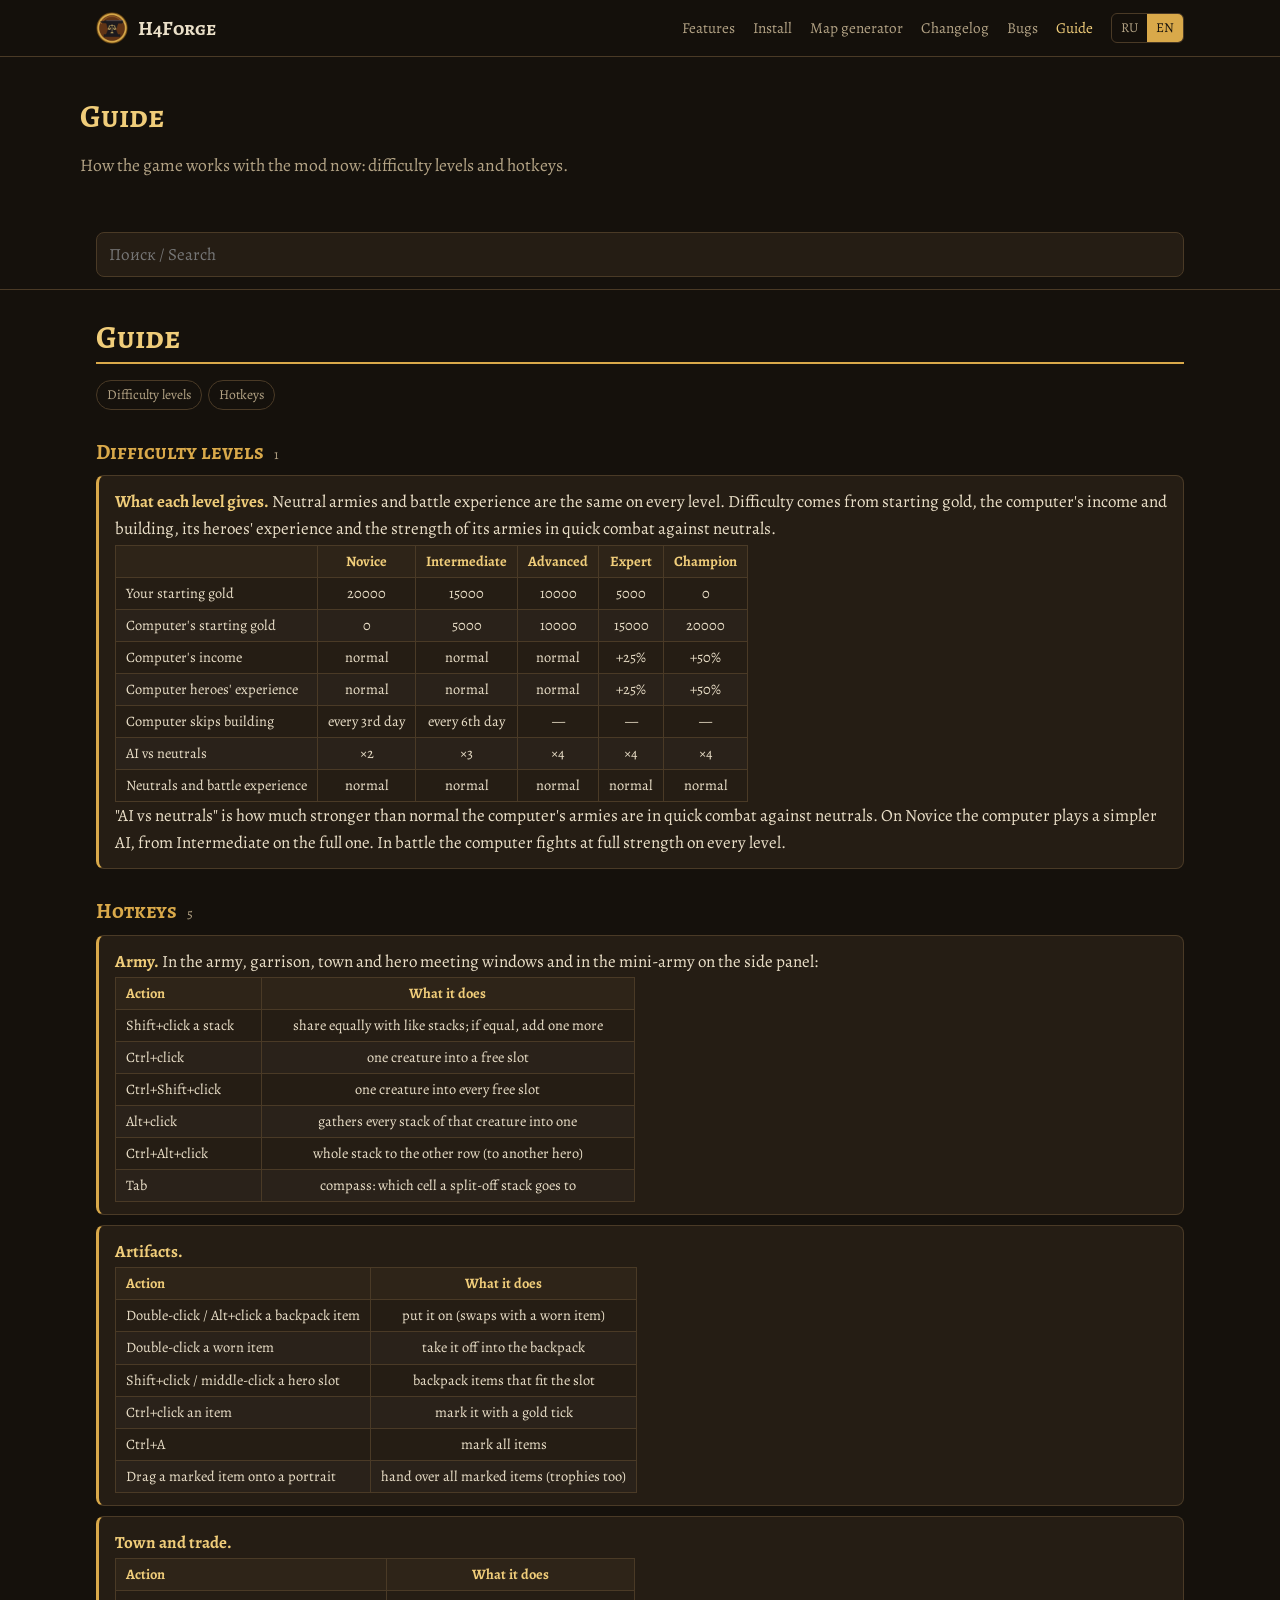
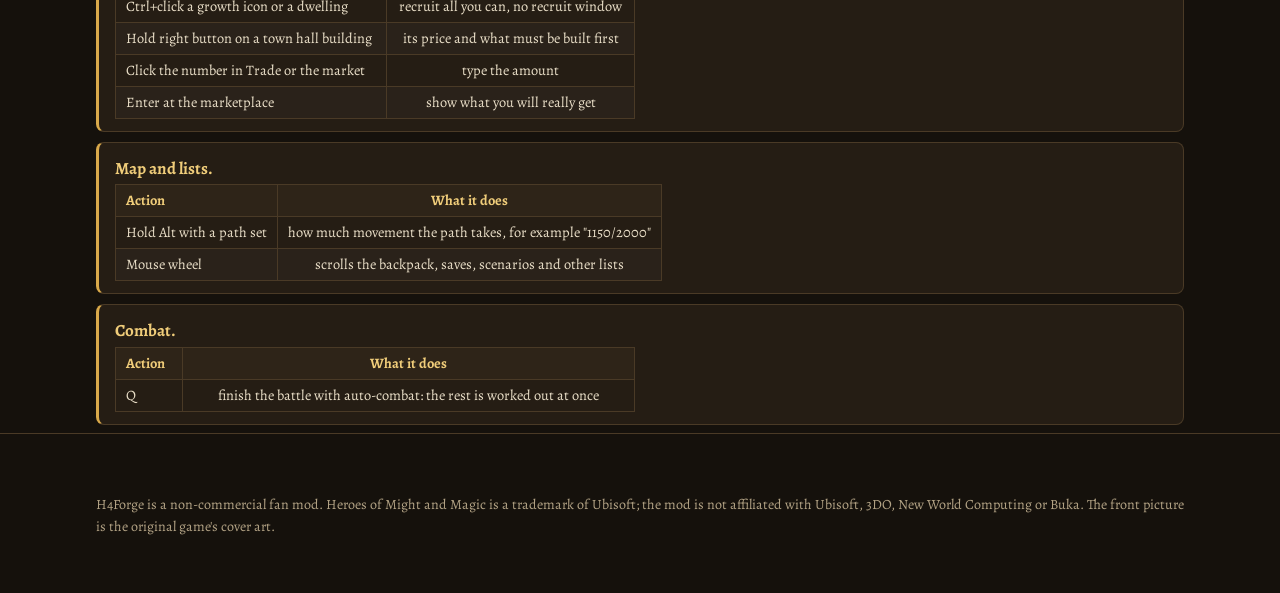
<file: guide.html>
<!doctype html>
<html lang="ru">
<head>
<meta charset="utf-8">
<meta name="viewport" content="width=device-width, initial-scale=1">
<link rel="icon" href="img/badge.png">
<link rel="preconnect" href="https://fonts.googleapis.com">
<link rel="preconnect" href="https://fonts.gstatic.com" crossorigin>
<link href="https://fonts.googleapis.com/css2?family=Alegreya:ital,wght@0,400;0,700;1,400&family=Alegreya+SC:wght@500;700&display=swap" rel="stylesheet">
<link rel="stylesheet" href="style.css">
<meta property="og:image" content="img/hero.jpg">
<title>H4Forge — Guide</title>
<meta name="description" content="H4Forge guide: difficulty levels and hotkeys.">
</head>
<body data-repo="Nick07x/h4forge-site">
<div class="bar"><div class="wrap">
  <a class="brand" href="index.html"><img src="img/badge.png" alt=""><span>H4Forge</span></a>
  <nav><a href="index.html#features" class="opt"><span lang="ru">Возможности</span><span lang="en">Features</span></a><a href="index.html#install" class="opt"><span lang="ru">Установка</span><span lang="en">Install</span></a><a href="rmg.html"><span lang="ru">Генератор карт</span><span lang="en">Map generator</span></a><a href="changelog.html"><span lang="ru">Изменения</span><span lang="en">Changelog</span></a><a href="bugs.html"><span lang="ru">Ошибки</span><span lang="en">Bugs</span></a><a href="guide.html" class="on"><span lang="ru">Справка</span><span lang="en">Guide</span></a>
    <div class="langs"><button data-lang="ru">RU</button><button data-lang="en">EN</button></div>
  </nav>
</div></div>

<div class="wrap cl-head">
  <h2 lang="ru">Справка</h2>
  <h2 lang="en">Guide</h2>
  <p class="lead" lang="ru">Как в игре с модом сейчас: уровни сложности и горячие клавиши.</p>
  <p class="lead" lang="en">How the game works with the mod now: difficulty levels and hotkeys.</p>
</div>

<div class="cl-tools">
  <div class="wrap">
    <input id="cl-search" type="search" placeholder="Поиск / Search" aria-label="Search">
  </div>
</div>

<div class="cl wrap" lang="ru">
<div class="version"><h2>Справка</h2><div class="chips"><a href="#ru-0-0">Уровни сложности</a><a href="#ru-0-1">Горячие клавиши</a></div>
<div class="sec" id="ru-0-0"><h3>Уровни сложности<small>1</small></h3><ul class="entries">
<li class="entry"><p><strong>Что даёт каждый уровень.</strong> Нейтральные армии и опыт за бои одинаковы на всех уровнях. Сложность задают золото на старте, доход и стройка компьютера, опыт его героев и сила его армий в быстром бою с нейтралами.</p><div class="tbl"><table><thead><tr><th></th><th>Новичок</th><th>Ученик</th><th>Мастер</th><th>Магистр</th><th>Чемпион</th></tr></thead><tbody><tr><td class="name">Ваше золото на старте</td><td>20000</td><td>15000</td><td>10000</td><td>5000</td><td>0</td></tr><tr><td class="name">Золото компьютера на старте</td><td>0</td><td>5000</td><td>10000</td><td>15000</td><td>20000</td></tr><tr><td class="name">Доход компьютера</td><td>обычный</td><td>обычный</td><td>обычный</td><td>+25%</td><td>+50%</td></tr><tr><td class="name">Опыт героев компьютера</td><td>обычный</td><td>обычный</td><td>обычный</td><td>+25%</td><td>+50%</td></tr><tr><td class="name">Компьютер не строит</td><td>каждый 3-й день</td><td>каждый 6-й день</td><td>—</td><td>—</td><td>—</td></tr><tr><td class="name">ИИ против нейтралов</td><td>×2</td><td>×3</td><td>×4</td><td>×4</td><td>×4</td></tr><tr><td class="name">Нейтралы и опыт за бои</td><td>обычные</td><td>обычные</td><td>обычные</td><td>обычные</td><td>обычные</td></tr></tbody></table></div><p>«ИИ против нейтралов» — во сколько раз армии компьютера сильнее обычного в быстром бою с нейтралами. На Новичке компьютер играет упрощённым ИИ, с Ученика — полным. В бою компьютер на всех уровнях действует в полную силу.</p></li>
</ul></div>
<div class="sec" id="ru-0-1"><h3>Горячие клавиши<small>5</small></h3><ul class="entries">
<li class="entry"><p><strong>Армия.</strong> В окне армии, гарнизона, города, встречи героев и в мини-армии на боковой панели:</p><div class="tbl"><table><thead><tr><th>Действие</th><th>Что делает</th></tr></thead><tbody><tr><td class="name">Shift+клик по отряду</td><td>делит поровну с такими же; если равны — ещё один отряд</td></tr><tr><td class="name">Ctrl+клик</td><td>одно существо в свободный слот</td></tr><tr><td class="name">Ctrl+Shift+клик</td><td>по одному существу в каждый свободный слот</td></tr><tr><td class="name">Alt+клик</td><td>собирает все отряды этого существа в один</td></tr><tr><td class="name">Ctrl+Alt+клик</td><td>весь отряд в другой ряд окна (другому герою)</td></tr><tr><td class="name">Tab</td><td>компас: на какую клетку встанет отделённый отряд</td></tr></tbody></table></div></li>
<li class="entry"><p><strong>Артефакты.</strong></p><div class="tbl"><table><thead><tr><th>Действие</th><th>Что делает</th></tr></thead><tbody><tr><td class="name">Двойной клик / Alt+клик по предмету рюкзака</td><td>надеть (с заменой надетого)</td></tr><tr><td class="name">Двойной клик по надетому предмету</td><td>снять в рюкзак</td></tr><tr><td class="name">Shift+клик / средняя кнопка по слоту героя</td><td>подходящие предметы рюкзака</td></tr><tr><td class="name">Ctrl+клик по предмету</td><td>отметить его золотой галочкой</td></tr><tr><td class="name">Ctrl+A</td><td>отметить все предметы</td></tr><tr><td class="name">Перетащить отмеченный на портрет</td><td>передать все отмеченные (и в трофеях)</td></tr></tbody></table></div></li>
<li class="entry"><p><strong>Город и торговля.</strong></p><div class="tbl"><table><thead><tr><th>Действие</th><th>Что делает</th></tr></thead><tbody><tr><td class="name">Ctrl+клик по значку прироста или жилищу</td><td>нанять всех без окна найма</td></tr><tr><td class="name">Зажать правую кнопку на здании в ратуше</td><td>цена и что построить раньше</td></tr><tr><td class="name">Клик по числу в «Торговле» или на рынке</td><td>ввести сумму с клавиатуры</td></tr><tr><td class="name">Enter на рынке</td><td>показать, сколько выйдет на самом деле</td></tr></tbody></table></div></li>
<li class="entry"><p><strong>Карта и списки.</strong></p><div class="tbl"><table><thead><tr><th>Действие</th><th>Что делает</th></tr></thead><tbody><tr><td class="name">Зажать Alt при проложенном пути</td><td>сколько хода потратит путь («1150/2000»)</td></tr><tr><td class="name">Колесо мыши</td><td>листает рюкзак, сохранения, сценарии и другие списки</td></tr></tbody></table></div></li>
<li class="entry"><p><strong>Бой.</strong></p><div class="tbl"><table><thead><tr><th>Действие</th><th>Что делает</th></tr></thead><tbody><tr><td class="name">Q</td><td>закончить бой автобоем: остаток боя рассчитывается сразу</td></tr></tbody></table></div></li>
</ul></div>
</div>
<p class="empty">Ничего не найдено.</p></div>
<div class="cl wrap" lang="en">
<div class="version"><h2>Guide</h2><div class="chips"><a href="#en-0-0">Difficulty levels</a><a href="#en-0-1">Hotkeys</a></div>
<div class="sec" id="en-0-0"><h3>Difficulty levels<small>1</small></h3><ul class="entries">
<li class="entry"><p><strong>What each level gives.</strong> Neutral armies and battle experience are the same on every level. Difficulty comes from starting gold, the computer's income and building, its heroes' experience and the strength of its armies in quick combat against neutrals.</p><div class="tbl"><table><thead><tr><th></th><th>Novice</th><th>Intermediate</th><th>Advanced</th><th>Expert</th><th>Champion</th></tr></thead><tbody><tr><td class="name">Your starting gold</td><td>20000</td><td>15000</td><td>10000</td><td>5000</td><td>0</td></tr><tr><td class="name">Computer&#x27;s starting gold</td><td>0</td><td>5000</td><td>10000</td><td>15000</td><td>20000</td></tr><tr><td class="name">Computer&#x27;s income</td><td>normal</td><td>normal</td><td>normal</td><td>+25%</td><td>+50%</td></tr><tr><td class="name">Computer heroes&#x27; experience</td><td>normal</td><td>normal</td><td>normal</td><td>+25%</td><td>+50%</td></tr><tr><td class="name">Computer skips building</td><td>every 3rd day</td><td>every 6th day</td><td>—</td><td>—</td><td>—</td></tr><tr><td class="name">AI vs neutrals</td><td>×2</td><td>×3</td><td>×4</td><td>×4</td><td>×4</td></tr><tr><td class="name">Neutrals and battle experience</td><td>normal</td><td>normal</td><td>normal</td><td>normal</td><td>normal</td></tr></tbody></table></div><p>"AI vs neutrals" is how much stronger than normal the computer's armies are in quick combat against neutrals. On Novice the computer plays a simpler AI, from Intermediate on the full one. In battle the computer fights at full strength on every level.</p></li>
</ul></div>
<div class="sec" id="en-0-1"><h3>Hotkeys<small>5</small></h3><ul class="entries">
<li class="entry"><p><strong>Army.</strong> In the army, garrison, town and hero meeting windows and in the mini-army on the side panel:</p><div class="tbl"><table><thead><tr><th>Action</th><th>What it does</th></tr></thead><tbody><tr><td class="name">Shift+click a stack</td><td>share equally with like stacks; if equal, add one more</td></tr><tr><td class="name">Ctrl+click</td><td>one creature into a free slot</td></tr><tr><td class="name">Ctrl+Shift+click</td><td>one creature into every free slot</td></tr><tr><td class="name">Alt+click</td><td>gathers every stack of that creature into one</td></tr><tr><td class="name">Ctrl+Alt+click</td><td>whole stack to the other row (to another hero)</td></tr><tr><td class="name">Tab</td><td>compass: which cell a split-off stack goes to</td></tr></tbody></table></div></li>
<li class="entry"><p><strong>Artifacts.</strong></p><div class="tbl"><table><thead><tr><th>Action</th><th>What it does</th></tr></thead><tbody><tr><td class="name">Double-click / Alt+click a backpack item</td><td>put it on (swaps with a worn item)</td></tr><tr><td class="name">Double-click a worn item</td><td>take it off into the backpack</td></tr><tr><td class="name">Shift+click / middle-click a hero slot</td><td>backpack items that fit the slot</td></tr><tr><td class="name">Ctrl+click an item</td><td>mark it with a gold tick</td></tr><tr><td class="name">Ctrl+A</td><td>mark all items</td></tr><tr><td class="name">Drag a marked item onto a portrait</td><td>hand over all marked items (trophies too)</td></tr></tbody></table></div></li>
<li class="entry"><p><strong>Town and trade.</strong></p><div class="tbl"><table><thead><tr><th>Action</th><th>What it does</th></tr></thead><tbody><tr><td class="name">Ctrl+click a growth icon or a dwelling</td><td>recruit all you can, no recruit window</td></tr><tr><td class="name">Hold right button on a town hall building</td><td>its price and what must be built first</td></tr><tr><td class="name">Click the number in Trade or the market</td><td>type the amount</td></tr><tr><td class="name">Enter at the marketplace</td><td>show what you will really get</td></tr></tbody></table></div></li>
<li class="entry"><p><strong>Map and lists.</strong></p><div class="tbl"><table><thead><tr><th>Action</th><th>What it does</th></tr></thead><tbody><tr><td class="name">Hold Alt with a path set</td><td>how much movement the path takes, for example "1150/2000"</td></tr><tr><td class="name">Mouse wheel</td><td>scrolls the backpack, saves, scenarios and other lists</td></tr></tbody></table></div></li>
<li class="entry"><p><strong>Combat.</strong></p><div class="tbl"><table><thead><tr><th>Action</th><th>What it does</th></tr></thead><tbody><tr><td class="name">Q</td><td>finish the battle with auto-combat: the rest is worked out at once</td></tr></tbody></table></div></li>
</ul></div>
</div>
<p class="empty">Nothing found.</p></div>

<footer><div class="wrap">
  <p class="counters">
    <span data-count-box="mod" hidden><span lang="ru">Скачиваний мода</span><span lang="en">Mod downloads</span>: <b data-count="mod"></b></span>
    <span data-count-box="rmg" hidden><span lang="ru">Скачиваний генератора</span><span lang="en">Generator downloads</span>: <b data-count="rmg"></b></span>
    <span data-count-box="visits" hidden><span lang="ru">Посещений</span><span lang="en">Visits</span>: <b data-count="visits"></b></span>
  </p>
  <p lang="ru">H4Forge — некоммерческий фанатский мод. Heroes of Might and Magic — торговая марка Ubisoft; мод не связан с Ubisoft, 3DO, New World Computing или Букой. Картинка на главной — обложка оригинальной игры.</p>
  <p lang="en">H4Forge is a non-commercial fan mod. Heroes of Might and Magic is a trademark of Ubisoft; the mod is not affiliated with Ubisoft, 3DO, New World Computing or Buka. The front picture is the original game's cover art.</p>
</div></footer>
<script src="site.js"></script>
</body>
</html>
</file>
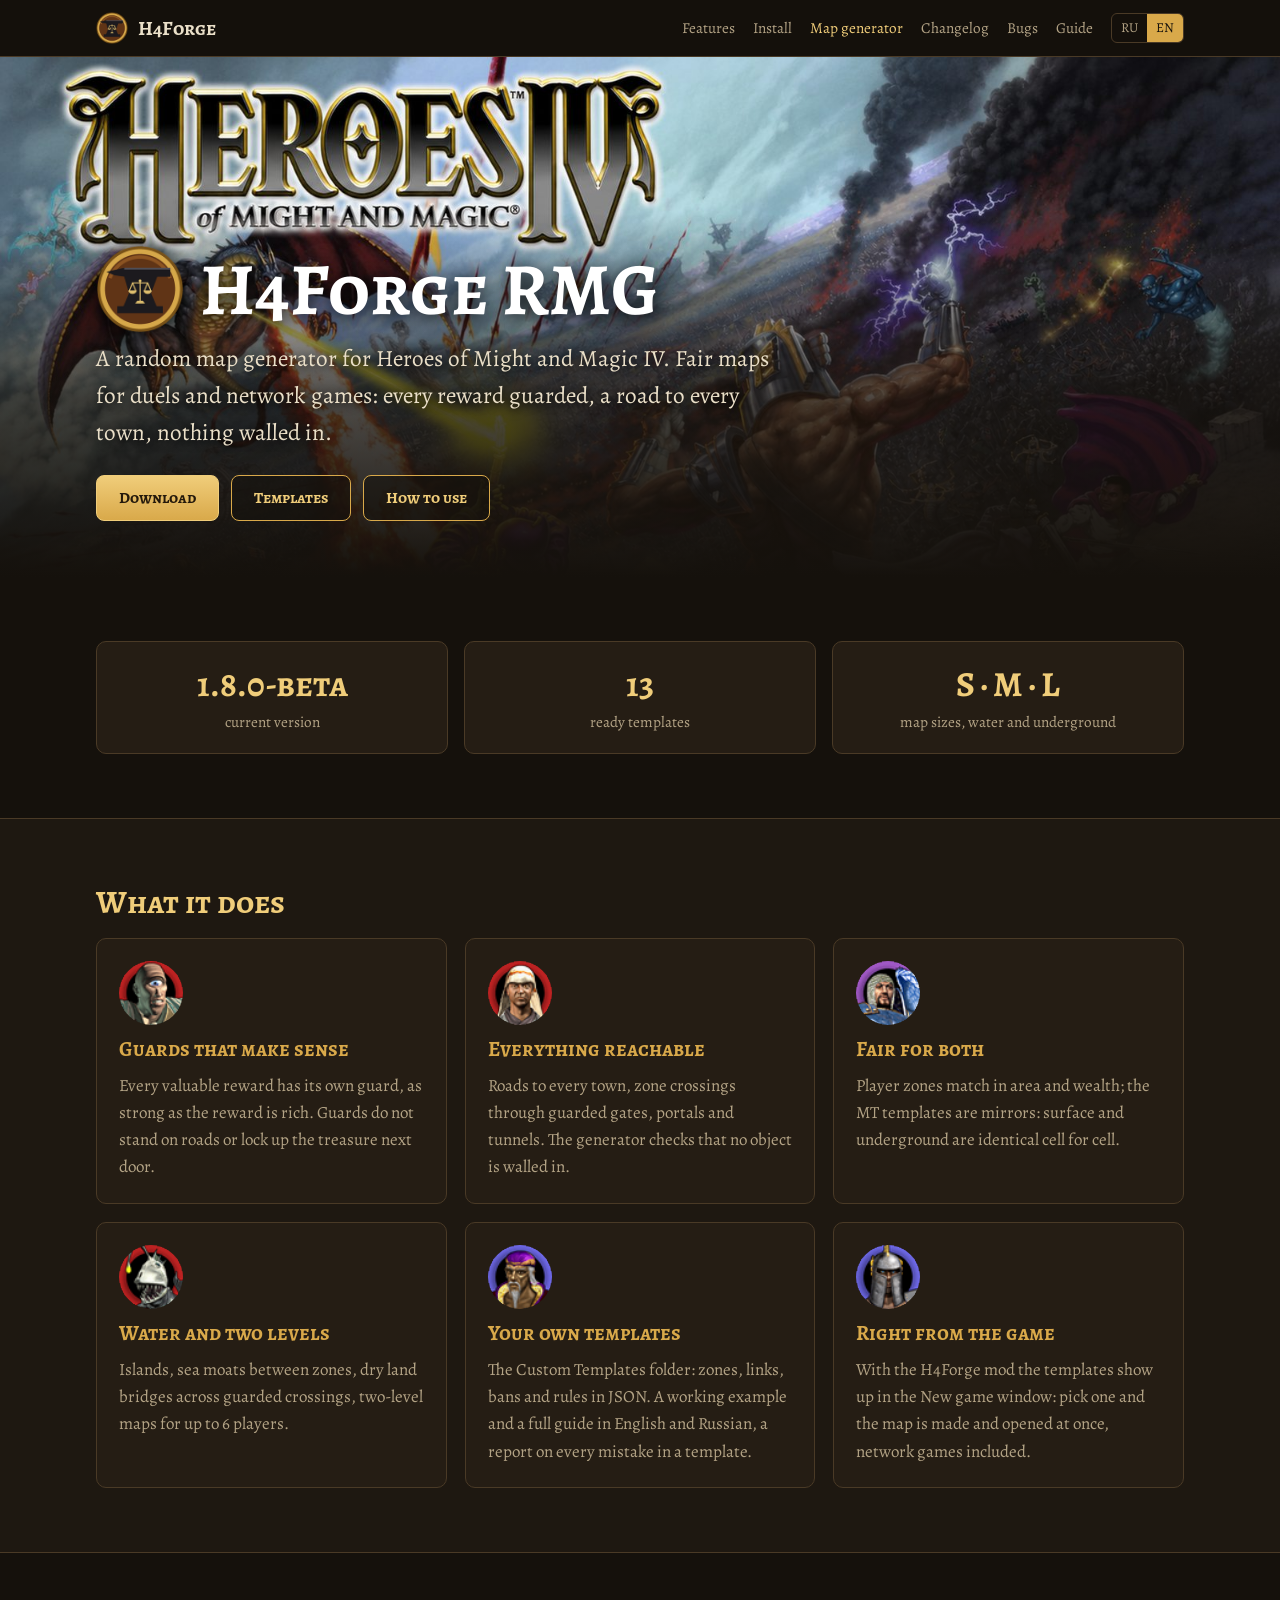
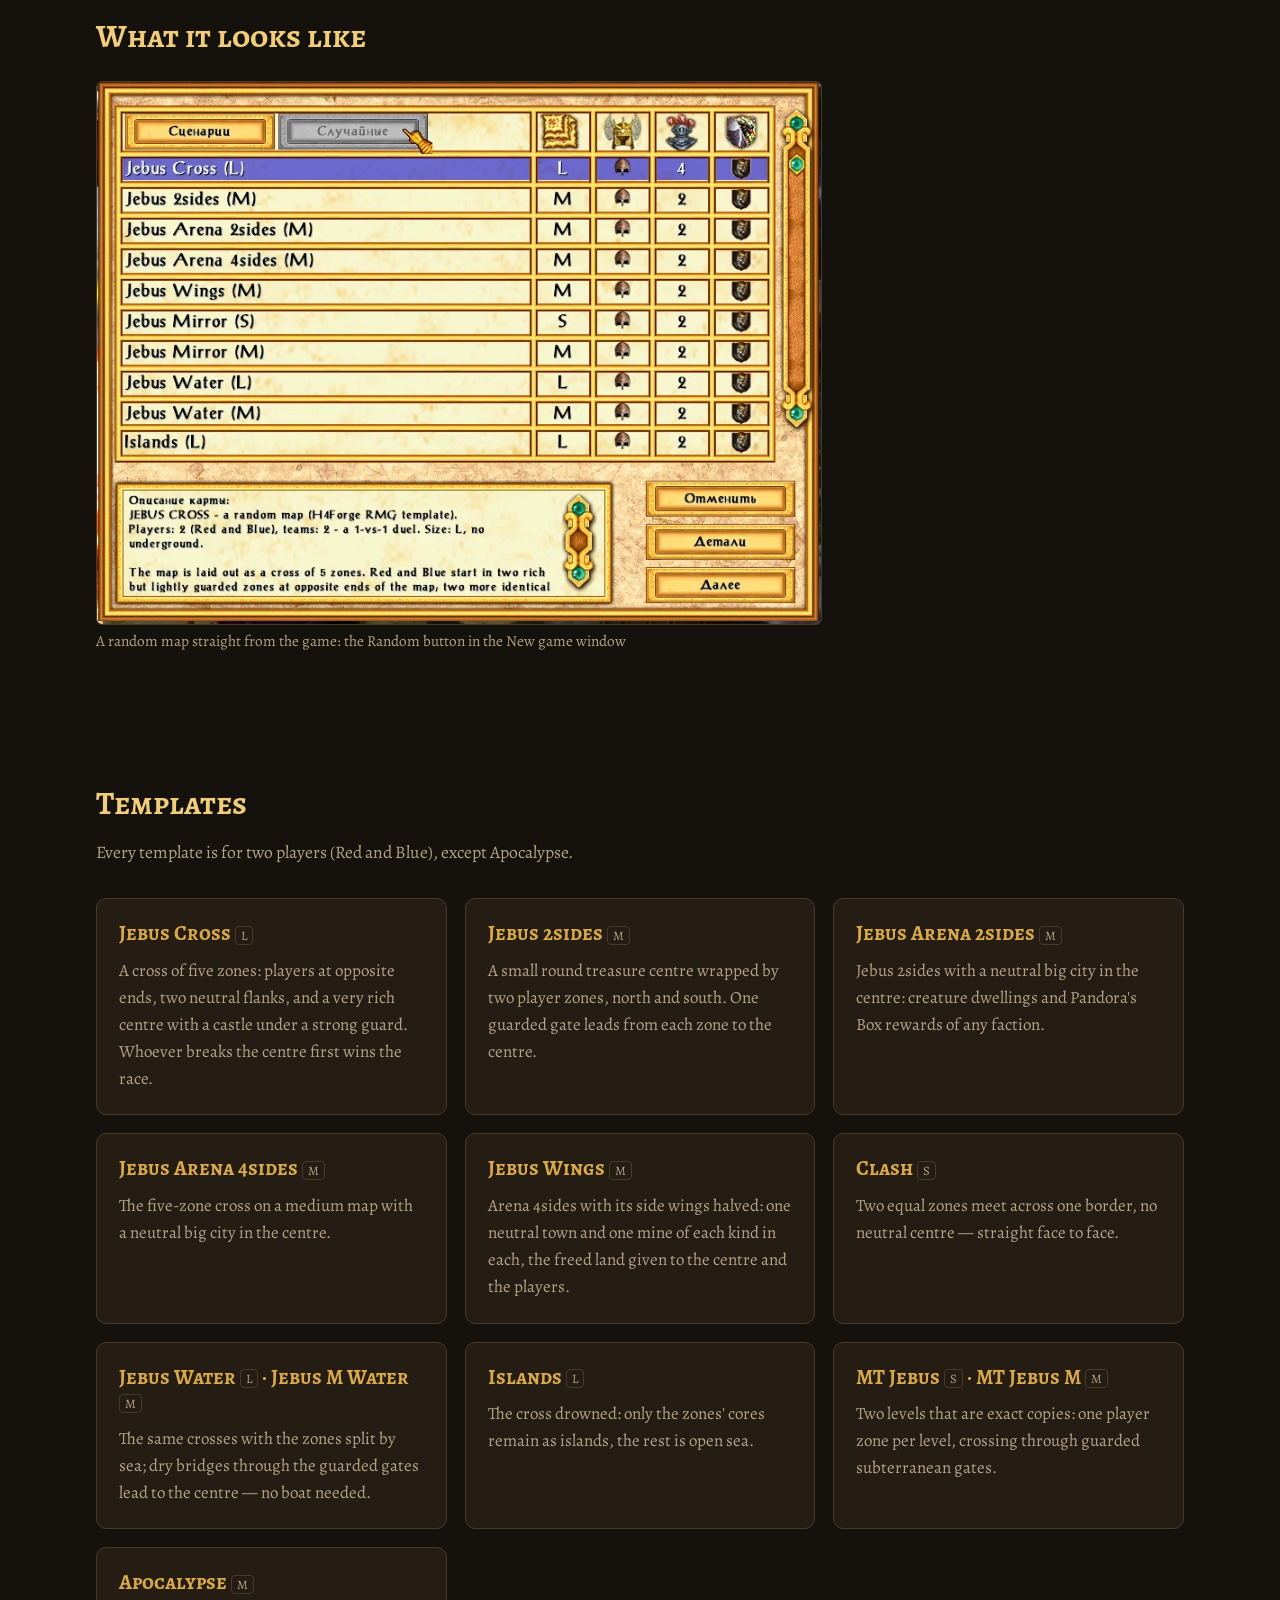
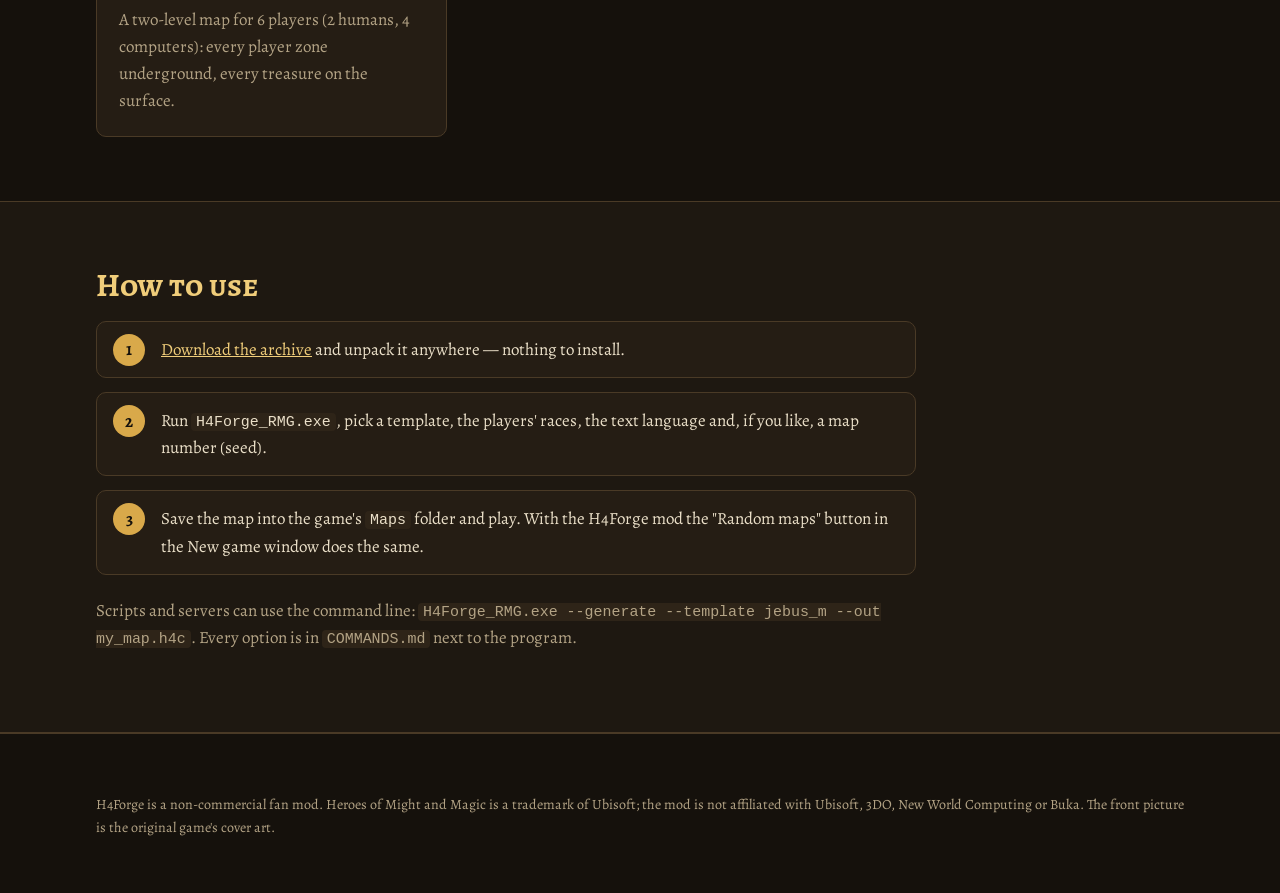
<file: rmg.html>
<!doctype html>
<html lang="ru">
<head>
<meta charset="utf-8">
<meta name="viewport" content="width=device-width, initial-scale=1">
<link rel="icon" href="img/badge.png">
<link rel="preconnect" href="https://fonts.googleapis.com">
<link rel="preconnect" href="https://fonts.gstatic.com" crossorigin>
<link href="https://fonts.googleapis.com/css2?family=Alegreya:ital,wght@0,400;0,700;1,400&family=Alegreya+SC:wght@500;700&display=swap" rel="stylesheet">
<link rel="stylesheet" href="style.css">
<meta property="og:image" content="img/hero.jpg">
<title>H4Forge RMG — random maps for Heroes IV</title>
<meta name="description" content="H4Forge RMG: a random map generator for Heroes of Might and Magic IV — Jebus-style templates, water and two-level maps, your own templates, a window and a command line.">
</head>
<body data-repo="Nick07x/h4forge-site">
<div class="bar"><div class="wrap">
  <a class="brand" href="index.html"><img src="img/badge.png" alt=""><span>H4Forge</span></a>
  <nav><a href="index.html#features" class="opt"><span lang="ru">Возможности</span><span lang="en">Features</span></a><a href="index.html#install" class="opt"><span lang="ru">Установка</span><span lang="en">Install</span></a><a href="rmg.html" class="on"><span lang="ru">Генератор карт</span><span lang="en">Map generator</span></a><a href="changelog.html"><span lang="ru">Изменения</span><span lang="en">Changelog</span></a><a href="bugs.html"><span lang="ru">Ошибки</span><span lang="en">Bugs</span></a><a href="guide.html"><span lang="ru">Справка</span><span lang="en">Guide</span></a>
    <div class="langs"><button data-lang="ru">RU</button><button data-lang="en">EN</button></div>
  </nav>
</div></div>

<header class="hero short">
  <div class="wrap">
    <div class="title"><img class="badge" src="img/badge.png" alt=""><h1>H4Forge RMG</h1></div>
    <p class="tag" lang="ru">Генератор случайных карт для Heroes of Might and Magic IV. Честные карты для дуэлей и сетевой игры: охрана у каждой награды, дороги к каждому городу, ничего не замуровано.</p>
    <p class="tag" lang="en">A random map generator for Heroes of Might and Magic IV. Fair maps for duels and network games: every reward guarded, a road to every town, nothing walled in.</p>
    <div class="btns">
      <a class="btn main" href="https://github.com/Nick07x/h4forge-site/releases" data-asset="rmg"><span lang="ru">Скачать</span><span lang="en">Download</span></a>
      <a class="btn" href="#templates"><span lang="ru">Шаблоны</span><span lang="en">Templates</span></a>
      <a class="btn" href="#use"><span lang="ru">Как пользоваться</span><span lang="en">How to use</span></a>
    </div>
  </div>
</header>

<section>
  <div class="wrap">
    <div class="stats">
      <div class="stat"><b>1.8.0-beta</b><span lang="ru">текущая версия</span><span lang="en">current version</span></div>
      <div class="stat"><b>13</b><span lang="ru">готовых шаблонов</span><span lang="en">ready templates</span></div>
      <div class="stat"><b>S · M · L</b><span lang="ru">размеры карт, вода и подземелье</span><span lang="en">map sizes, water and underground</span></div>
      <div class="stat" data-count-box="rmg" hidden><b data-count="rmg">—</b><span lang="ru">скачиваний</span><span lang="en">downloads</span></div>
    </div>
  </div>
</section>

<section class="alt">
  <div class="wrap">
    <h2 lang="ru">Что умеет генератор</h2>
    <h2 lang="en">What it does</h2>
    <div class="cards">
      <div class="card"><img class="por big" src="img/c/13.png" alt="" loading="lazy">
        <h3 lang="ru">Охрана по правилам</h3><h3 lang="en">Guards that make sense</h3>
        <p lang="ru">Каждую ценную награду стережёт её собственный страж, сила охраны зависит от ценности. Стражи не стоят на дорогах и не запирают соседние сокровища.</p>
        <p lang="en">Every valuable reward has its own guard, as strong as the reward is rich. Guards do not stand on roads or lock up the treasure next door.</p></div>
      <div class="card"><img class="por big" src="img/c/44.png" alt="" loading="lazy">
        <h3 lang="ru">Всё достижимо</h3><h3 lang="en">Everything reachable</h3>
        <p lang="ru">Дороги к каждому городу, проходы между зонами через охраняемые ворота, порталы и туннели. Генератор сам проверяет, что ни один объект не замурован.</p>
        <p lang="en">Roads to every town, zone crossings through guarded gates, portals and tunnels. The generator checks that no object is walled in.</p></div>
      <div class="card"><img class="por big" src="img/c/1.png" alt="" loading="lazy">
        <h3 lang="ru">Честно для двоих</h3><h3 lang="en">Fair for both</h3>
        <p lang="ru">Зоны игроков одинаковы по площади и богатству; шаблоны MT — зеркальные: поверхность и подземелье совпадают клетка в клетку.</p>
        <p lang="en">Player zones match in area and wealth; the MT templates are mirrors: surface and underground are identical cell for cell.</p></div>
      <div class="card"><img class="por big" src="img/c/52.png" alt="" loading="lazy">
        <h3 lang="ru">Вода и два уровня</h3><h3 lang="en">Water and two levels</h3>
        <p lang="ru">Острова, морские рвы между зонами, сухие мосты через охраняемые переходы, двухуровневые карты до 6 игроков.</p>
        <p lang="en">Islands, sea moats between zones, dry land bridges across guarded crossings, two-level maps for up to 6 players.</p></div>
      <div class="card"><img class="por big" src="img/c/35.png" alt="" loading="lazy">
        <h3 lang="ru">Свои шаблоны</h3><h3 lang="en">Your own templates</h3>
        <p lang="ru">Папка Custom Templates: зоны, связи, запреты и правила в JSON. Пример и подробный справочник на русском и английском, отчёт о каждой ошибке в шаблоне.</p>
        <p lang="en">The Custom Templates folder: zones, links, bans and rules in JSON. A working example and a full guide in English and Russian, a report on every mistake in a template.</p></div>
      <div class="card"><img class="por big" src="img/c/57.png" alt="" loading="lazy">
        <h3 lang="ru">Прямо из игры</h3><h3 lang="en">Right from the game</h3>
        <p lang="ru">С модом H4Forge шаблоны появляются в окне новой игры: выбираете — карта создаётся и сразу открывается, в том числе в сетевой игре.</p>
        <p lang="en">With the H4Forge mod the templates show up in the New game window: pick one and the map is made and opened at once, network games included.</p></div>
    </div>
  </div>
</section>

<section id="shots">
  <div class="wrap">
    <h2 lang="ru">Как это выглядит</h2>
    <h2 lang="en">What it looks like</h2>
    <div class="shots">
<figure class="shot"><a href="img/shots/random_maps.png" target="_blank"><img src="img/shots/random_maps.png" alt="" loading="lazy"></a><figcaption><span lang="ru">Случайная карта прямо из игры: кнопка «Случайные» в окне новой игры</span><span lang="en">A random map straight from the game: the Random button in the New game window</span></figcaption></figure>


    </div>
  </div>
</section>

<section id="templates">
  <div class="wrap">
    <h2 lang="ru">Шаблоны</h2>
    <h2 lang="en">Templates</h2>
    <p class="lead" lang="ru">Все шаблоны — для двух игроков (Красный и Синий), кроме Apocalypse.</p>
    <p class="lead" lang="en">Every template is for two players (Red and Blue), except Apocalypse.</p>
    <div class="cards tpl">
      <div class="card"><h3>Jebus Cross <small>L</small></h3>
        <p lang="ru">Крест из пяти зон: игроки на противоположных концах, два нейтральных фланга, в центре — очень богатая зона с замком под сильной охраной. Кто первым пробьёт центр, тот и выиграл гонку.</p>
        <p lang="en">A cross of five zones: players at opposite ends, two neutral flanks, and a very rich centre with a castle under a strong guard. Whoever breaks the centre first wins the race.</p></div>
      <div class="card"><h3>Jebus 2sides <small>M</small></h3>
        <p lang="ru">Маленький круглый центр с сокровищами, обнятый двумя зонами игроков — север и юг. Из каждой зоны в центр ведут одни охраняемые ворота.</p>
        <p lang="en">A small round treasure centre wrapped by two player zones, north and south. One guarded gate leads from each zone to the centre.</p></div>
      <div class="card"><h3>Jebus Arena 2sides <small>M</small></h3>
        <p lang="ru">Jebus 2sides с нейтральным большим городом в центре: жилища существ и награды ящиков Пандоры — любой фракции.</p>
        <p lang="en">Jebus 2sides with a neutral big city in the centre: creature dwellings and Pandora's Box rewards of any faction.</p></div>
      <div class="card"><h3>Jebus Arena 4sides <small>M</small></h3>
        <p lang="ru">Крест из пяти зон на средней карте с нейтральным большим городом в центре.</p>
        <p lang="en">The five-zone cross on a medium map with a neutral big city in the centre.</p></div>
      <div class="card"><h3>Jebus Wings <small>M</small></h3>
        <p lang="ru">Arena 4sides с вдвое меньшими боковыми крыльями: в каждом один нейтральный замок и по шахте, а место отдано центру и игрокам.</p>
        <p lang="en">Arena 4sides with its side wings halved: one neutral town and one mine of each kind in each, the freed land given to the centre and the players.</p></div>
      <div class="card"><h3>Clash <small>S</small></h3>
        <p lang="ru">Две равные зоны встречаются на одной границе, нейтрального центра нет — сразу лицом к лицу.</p>
        <p lang="en">Two equal zones meet across one border, no neutral centre — straight face to face.</p></div>
      <div class="card"><h3>Jebus Water <small>L</small> · Jebus M Water <small>M</small></h3>
        <p lang="ru">Те же кресты, но зоны разделены морем; к центру ведут сухие мосты через охраняемые ворота — корабль не нужен.</p>
        <p lang="en">The same crosses with the zones split by sea; dry bridges through the guarded gates lead to the centre — no boat needed.</p></div>
      <div class="card"><h3>Islands <small>L</small></h3>
        <p lang="ru">Крест, ушедший под воду: от зон остались только острова-ядра, остальное — открытое море.</p>
        <p lang="en">The cross drowned: only the zones' cores remain as islands, the rest is open sea.</p></div>
      <div class="card"><h3>MT Jebus <small>S</small> · MT Jebus M <small>M</small></h3>
        <p lang="ru">Два уровня, точные копии друг друга: по зоне игрока на каждом уровне, переход между ними — через охраняемые подземные врата.</p>
        <p lang="en">Two levels that are exact copies: one player zone per level, crossing through guarded subterranean gates.</p></div>
      <div class="card"><h3>Apocalypse <small>M</small></h3>
        <p lang="ru">Двухуровневая карта на 6 игроков (2 человека и 4 компьютера): все зоны игроков под землёй, все сокровища на поверхности.</p>
        <p lang="en">A two-level map for 6 players (2 humans, 4 computers): every player zone underground, every treasure on the surface.</p></div>
    </div>
  </div>
</section>

<section class="alt" id="use">
  <div class="wrap">
    <h2 lang="ru">Как пользоваться</h2>
    <h2 lang="en">How to use</h2>
    <ol class="steps" lang="ru">
      <li><a href="https://github.com/Nick07x/h4forge-site/releases" data-asset="rmg">Скачайте архив</a> и распакуйте куда угодно — установка не нужна.</li>
      <li>Запустите <code>H4Forge_RMG.exe</code>, выберите шаблон, расы игроков, язык текстов и, если хотите, номер карты (seed).</li>
      <li>Сохраните карту в папку <code>Maps</code> игры и играйте. С модом H4Forge то же самое делает кнопка «Случайные карты» в окне новой игры.</li>
    </ol>
    <ol class="steps" lang="en">
      <li><a href="https://github.com/Nick07x/h4forge-site/releases" data-asset="rmg">Download the archive</a> and unpack it anywhere — nothing to install.</li>
      <li>Run <code>H4Forge_RMG.exe</code>, pick a template, the players' races, the text language and, if you like, a map number (seed).</li>
      <li>Save the map into the game's <code>Maps</code> folder and play. With the H4Forge mod the "Random maps" button in the New game window does the same.</li>
    </ol>
    <p class="note" lang="ru">Для скриптов и серверов есть командная строка: <code>H4Forge_RMG.exe --generate --template jebus_m --out my_map.h4c</code>. Все ключи — в файле <code>COMMANDS.md</code> рядом с программой.</p>
    <p class="note" lang="en">Scripts and servers can use the command line: <code>H4Forge_RMG.exe --generate --template jebus_m --out my_map.h4c</code>. Every option is in <code>COMMANDS.md</code> next to the program.</p>
  </div>
</section>

<footer><div class="wrap">
  <p class="counters">
    <span data-count-box="mod" hidden><span lang="ru">Скачиваний мода</span><span lang="en">Mod downloads</span>: <b data-count="mod"></b></span>
    <span data-count-box="rmg" hidden><span lang="ru">Скачиваний генератора</span><span lang="en">Generator downloads</span>: <b data-count="rmg"></b></span>
    <span data-count-box="visits" hidden><span lang="ru">Посещений</span><span lang="en">Visits</span>: <b data-count="visits"></b></span>
  </p>
  <p lang="ru">H4Forge — некоммерческий фанатский мод. Heroes of Might and Magic — торговая марка Ubisoft; мод не связан с Ubisoft, 3DO, New World Computing или Букой. Картинка на главной — обложка оригинальной игры.</p>
  <p lang="en">H4Forge is a non-commercial fan mod. Heroes of Might and Magic is a trademark of Ubisoft; the mod is not affiliated with Ubisoft, 3DO, New World Computing or Buka. The front picture is the original game's cover art.</p>
</div></footer>
<script src="site.js"></script>
</body>
</html>
</file>
<file: style.css>
:root {
  --bg: #15110c;
  --bg-2: #1e1811;
  --panel: #251d14;
  --panel-2: #2e2418;
  --line: #4a3a26;
  --text: #eadfc8;
  --muted: #b3a385;
  --gold: #d9a94a;
  --gold-2: #f0cd7a;
  --red: #9e3b2a;
  --radius: 10px;
  --wrap: 1120px;
  color-scheme: dark;
}

* { box-sizing: border-box; }
html { scroll-behavior: smooth; }
body {
  margin: 0;
  background: var(--bg);
  color: var(--text);
  font: 17px/1.6 "Alegreya", Georgia, serif;
}
a { color: var(--gold-2); }
a:hover { color: #fff; }
h1, h2, h3, h4 { font-family: "Alegreya SC", "Alegreya", Georgia, serif; line-height: 1.2; margin: 0 0 .5em; }
h2 { font-size: 2rem; color: var(--gold-2); }
h3 { font-size: 1.3rem; color: var(--gold); }
img { max-width: 100%; display: block; }
.wrap { max-width: var(--wrap); margin: 0 auto; padding: 0 16px; }

/* language switch: <html lang> decides which half shows */
html[lang="ru"] [lang="en"]:not(html),
html[lang="en"] [lang="ru"]:not(html) { display: none !important; }

/* top bar */
.bar {
  position: sticky; top: 0; z-index: 10;
  background: rgba(21, 17, 12, .92);
  backdrop-filter: blur(6px);
  border-bottom: 1px solid var(--line);
}
.bar .wrap { display: flex; align-items: center; gap: 20px; height: 56px; }
.brand { display: flex; align-items: center; gap: 10px; color: var(--text); text-decoration: none;
  font: 600 1.25rem "Alegreya SC", Georgia, serif; }
.brand img { width: 32px; height: 32px; }
.bar nav { display: flex; gap: 18px; margin-left: auto; align-items: center; }
.bar nav a { color: var(--muted); text-decoration: none; font-size: .95rem; }
.bar nav a:hover, .bar nav a.on { color: var(--gold-2); }
.langs { display: flex; border: 1px solid var(--line); border-radius: 6px; overflow: hidden; }
.langs button { background: none; border: 0; color: var(--muted); padding: 3px 9px; cursor: pointer; font: inherit; font-size: .85rem; }
.langs button.on { background: var(--gold); color: var(--bg); }

/* hero */
.hero {
  position: relative;
  min-height: min(86vh, 720px);
  display: flex; align-items: flex-end;
  background: #000 url("img/hero.jpg") center top / cover no-repeat;
}
.hero::after {
  content: ""; position: absolute; inset: 0;
  background: linear-gradient(180deg, rgba(21,17,12,0) 30%, rgba(21,17,12,.75) 65%, var(--bg) 100%);
}
.hero.short { min-height: min(62vh, 520px); background-position: center top; }
.hero .wrap { position: relative; z-index: 1; padding-bottom: 56px; width: 100%; }
.hero .title { display: flex; align-items: center; gap: 16px; flex-wrap: wrap; }
.hero .ver { font: 700 1rem "Alegreya SC", serif; color: #24190b; background: var(--gold-2); border-radius: 6px; padding: 2px 10px; align-self: center; }
.wip { margin-top: 22px; max-width: 820px; padding: 12px 16px; border: 1px solid #a8742f; border-left-width: 4px; border-radius: 8px; background: rgba(217,169,74,.08); }
.wip b { color: var(--gold-2); }
.hero .badge { width: clamp(56px, 9vw, 88px); height: auto; filter: drop-shadow(0 4px 12px #000); }
.hero h1 { font-size: clamp(2.6rem, 7vw, 4.6rem); margin: 0; color: #fff; text-shadow: 0 3px 18px #000; }
.hero .tag { font-size: clamp(1.1rem, 2.4vw, 1.45rem); max-width: 680px; margin: 6px 0 24px; text-shadow: 0 2px 10px #000; }
.btns { display: flex; flex-wrap: wrap; gap: 12px; }
.btn {
  display: inline-block; padding: 11px 22px; border-radius: 8px;
  border: 1px solid var(--gold); color: var(--gold-2); text-decoration: none;
  font: 600 1rem "Alegreya SC", Georgia, serif; background: rgba(21,17,12,.6);
}
.btn.main { background: linear-gradient(180deg, var(--gold-2), var(--gold)); color: #24190b; border-color: var(--gold-2); }
.btn:hover { filter: brightness(1.12); color: #fff; }
.btn.main:hover { color: #000; }

/* sections */
section { padding: 64px 0; }
section.alt { background: var(--bg-2); border-top: 1px solid var(--line); border-bottom: 1px solid var(--line); }
.lead { color: var(--muted); max-width: 760px; margin: 0 0 32px; font-size: 1.1rem; }

.stats { display: grid; grid-template-columns: repeat(auto-fit, minmax(170px, 1fr)); gap: 16px; }
.stat { background: var(--panel); border: 1px solid var(--line); border-radius: var(--radius); padding: 18px; text-align: center; }
.stat b { display: block; font: 700 2.2rem "Alegreya SC", Georgia, serif; color: var(--gold-2); }
.stat span { color: var(--muted); font-size: .95rem; }

.cards { display: grid; grid-template-columns: repeat(auto-fill, minmax(300px, 1fr)); gap: 18px; }
.card { background: var(--panel); border: 1px solid var(--line); border-radius: var(--radius); padding: 22px; }
.card .ico { font-size: 1.8rem; line-height: 1; margin-bottom: 10px; }
.card p { margin: 0; color: var(--muted); }

.steps { counter-reset: s; list-style: none; padding: 0; margin: 0; display: grid; gap: 14px; max-width: 820px; }
.steps li { counter-increment: s; position: relative; padding: 14px 18px 14px 64px; background: var(--panel); border: 1px solid var(--line); border-radius: var(--radius); }
.steps li::before {
  content: counter(s); position: absolute; left: 16px; top: 12px;
  width: 32px; height: 32px; border-radius: 50%; display: grid; place-items: center;
  background: var(--gold); color: var(--bg); font: 700 1.05rem "Alegreya SC", serif;
}
.note { margin-top: 22px; color: var(--muted); max-width: 820px; }
code { font: .88em Consolas, "Courier New", monospace; background: var(--panel-2); padding: 1px 5px; border-radius: 4px; }

.links { display: grid; grid-template-columns: repeat(auto-fill, minmax(240px, 1fr)); gap: 14px; }
.links a { display: block; padding: 16px 18px; background: var(--panel); border: 1px solid var(--line); border-radius: var(--radius); text-decoration: none; color: var(--text); }
.links a:hover { border-color: var(--gold); }
.links a b { display: block; color: var(--gold-2); font-family: "Alegreya SC", serif; }
.links a span { color: var(--muted); font-size: .92rem; }

.tpl h3 small { font: .8rem "Alegreya", serif; color: var(--muted); border: 1px solid var(--line); border-radius: 4px; padding: 0 5px; vertical-align: middle; }

footer { padding: 32px 0 40px; color: var(--muted); font-size: .88rem; border-top: 1px solid var(--line); }
.counters { display: flex; flex-wrap: wrap; gap: 6px 22px; color: var(--text); }
.counters b { color: var(--gold-2); }

/* changelog page */
.cl-head { padding: 40px 0 8px; }
.cl-tools { position: sticky; top: 56px; z-index: 5; background: var(--bg); padding: 12px 0; border-bottom: 1px solid var(--line); }
.cl-tools .wrap { display: flex; flex-wrap: wrap; gap: 8px; align-items: center; }
.cl-tools input {
  flex: 1 1 220px; min-width: 0; padding: 8px 12px; border-radius: 8px;
  border: 1px solid var(--line); background: var(--panel); color: var(--text); font: inherit;
}
.chips { display: flex; flex-wrap: wrap; gap: 6px; }
.chips a { padding: 3px 10px; border: 1px solid var(--line); border-radius: 99px; font-size: .85rem; text-decoration: none; color: var(--muted); white-space: nowrap; }
.chips a:hover { color: var(--gold-2); border-color: var(--gold); }
.version { padding: 28px 0 8px; }
.version > h2 { border-bottom: 2px solid var(--gold); padding-bottom: 6px; }
.sec { margin: 30px 0 0; scroll-margin-top: 140px; }
.sec h3 { display: flex; align-items: baseline; gap: 10px; }
.sec h3 small { font: .85rem "Alegreya", serif; color: var(--muted); }
.entries { list-style: none; padding: 0; margin: 0; display: grid; grid-template-columns: minmax(0, 1fr); gap: 10px; }
.entry { background: var(--panel); border: 1px solid var(--line); border-left: 3px solid var(--gold); border-radius: 8px; padding: 12px 16px; }
.entry p { margin: 0; }
.entry p + p, .entry ul + p, .entry p + ul { margin-top: 6px; }
.entry strong:first-child { color: var(--gold-2); }
.entry ul { margin: 6px 0 0; padding-left: 20px; color: var(--muted); }
.entry ul strong { color: var(--text); }
.tbl { overflow-x: auto; margin-top: 8px; }
.tbl table { border-collapse: collapse; font-size: .9rem; min-width: 520px; }
.tbl th, .tbl td { border: 1px solid var(--line); padding: 4px 10px; text-align: center; }
.tbl td:first-child, .tbl th:first-child { text-align: left; }
.tbl th { background: var(--panel-2); color: var(--gold-2); }
.empty { color: var(--muted); padding: 30px 0; display: none; }

/* game pictures */
img.res { display: inline-block; width: 22px; height: 22px; vertical-align: -5px; }
img.res.item { width: 26px; height: 26px; vertical-align: -7px; margin-right: 3px; border-radius: 4px; }
img.por { display: inline-block; width: 40px; height: 40px; border-radius: 50%; flex: none; }
img.por.sm { width: 28px; height: 28px; }
img.por.big, img.big { width: 64px; height: 64px; display: block; margin-bottom: 12px; }
img.st { display: inline-block; width: 26px; height: 26px; }
.old { color: var(--muted); }
b.up { color: #8fd18a; }
b.down { color: #e58b74; }
b.same { color: var(--text); }

.stats-tbl table { min-width: 640px; width: 100%; }
.stats-tbl caption { text-align: left; font: 700 1.05rem "Alegreya SC", serif; color: var(--gold); padding: 6px 0; }
.stats-tbl th { vertical-align: bottom; font-weight: 400; font-size: .8rem; color: var(--muted); background: var(--panel-2); }
.stats-tbl th span { display: block; }
.stats-tbl td { white-space: nowrap; }
.stats-tbl td.who { display: flex; align-items: center; gap: 10px; white-space: normal; text-align: left; min-width: 180px; }
.stats-tbl td.who span { display: flex; flex-direction: column; line-height: 1.2; }
.stats-tbl td.who small { color: var(--muted); }
.stats-tbl tbody tr:nth-child(even) { background: rgba(255,255,255,.025); }
.stats-tbl td:first-child { position: sticky; left: 0; background: var(--panel); }

.exp-box { margin-top: 8px; }
.exp { margin-top: 10px; }
.exp > b { display: block; color: var(--gold); font-family: "Alegreya SC", serif; margin-bottom: 4px; }
.exp > div { display: grid; grid-template-columns: repeat(auto-fill, minmax(210px, 1fr)); gap: 6px; }
.chip { display: flex; align-items: center; gap: 8px; background: var(--panel-2); border-radius: 99px; padding: 3px 12px 3px 3px; font-size: .9rem; }
.chip > span:first-of-type { flex: 1; }

@media (max-width: 640px) {
  body { font-size: 16px; }
  .bar nav a.opt { display: none; }
  .bar .wrap { gap: 10px; }
  .brand span { display: none; }
  section { padding: 44px 0; }
  .hero { min-height: 78vh; }
  .cards { grid-template-columns: 1fr; }
  .cl-tools { top: 56px; }
  .stats-tbl td.who { min-width: 130px; gap: 6px; font-size: .88rem; }
  .stats-tbl img.por { width: 30px; height: 30px; }
}

.stats-tbl td.same { color: var(--muted); }
.tbl td.name { text-align: left; white-space: nowrap; }
.tbl td b { color: var(--gold-2); }
.tbl tbody tr:nth-child(even) { background: rgba(255,255,255,.025); }
.entry > p + .tbl { margin-top: 2px; }

/* fixed bugs: was / now */
.entry p.was, .entry p.now { display: grid; grid-template-columns: 64px minmax(0, 1fr); gap: 8px; margin-top: 6px; }
.entry p.was span, .entry p.now span { font-size: .8em; text-transform: uppercase; letter-spacing: .04em; padding-top: 2px; }
.entry p.was { color: var(--muted); }
.entry p.was span { color: #c97a6a; }
.entry p.now span { color: #8fc28a; }
/* screenshots in entries */
figure.shot { margin: 10px 0 2px; }
figure.shot img { display: block; max-width: 100%; height: auto; border: 1px solid var(--line); border-radius: 6px; }
figure.shot figcaption { color: var(--muted); font-size: .9em; margin-top: 4px; }
.shots { display: grid; grid-template-columns: repeat(auto-fit, minmax(min(100%, 420px), 1fr)); gap: 16px; align-items: start; }
</file>
